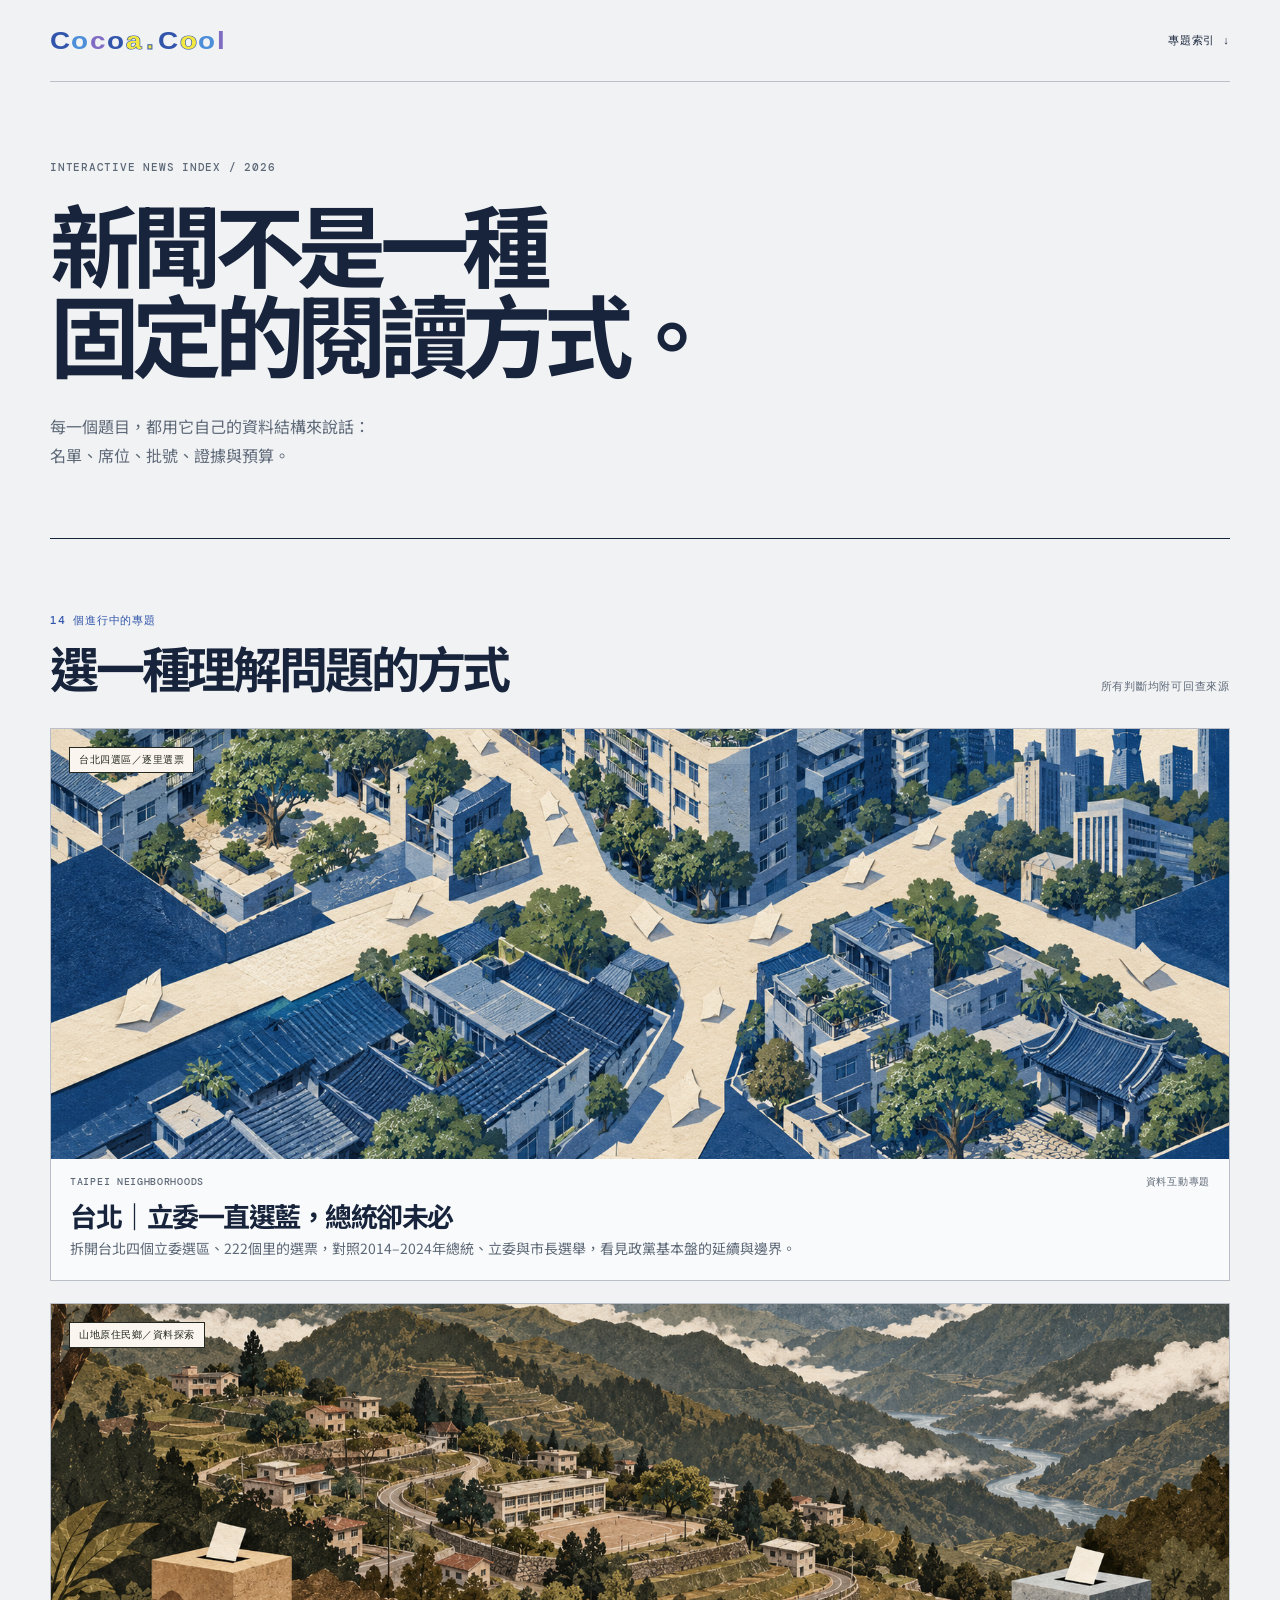
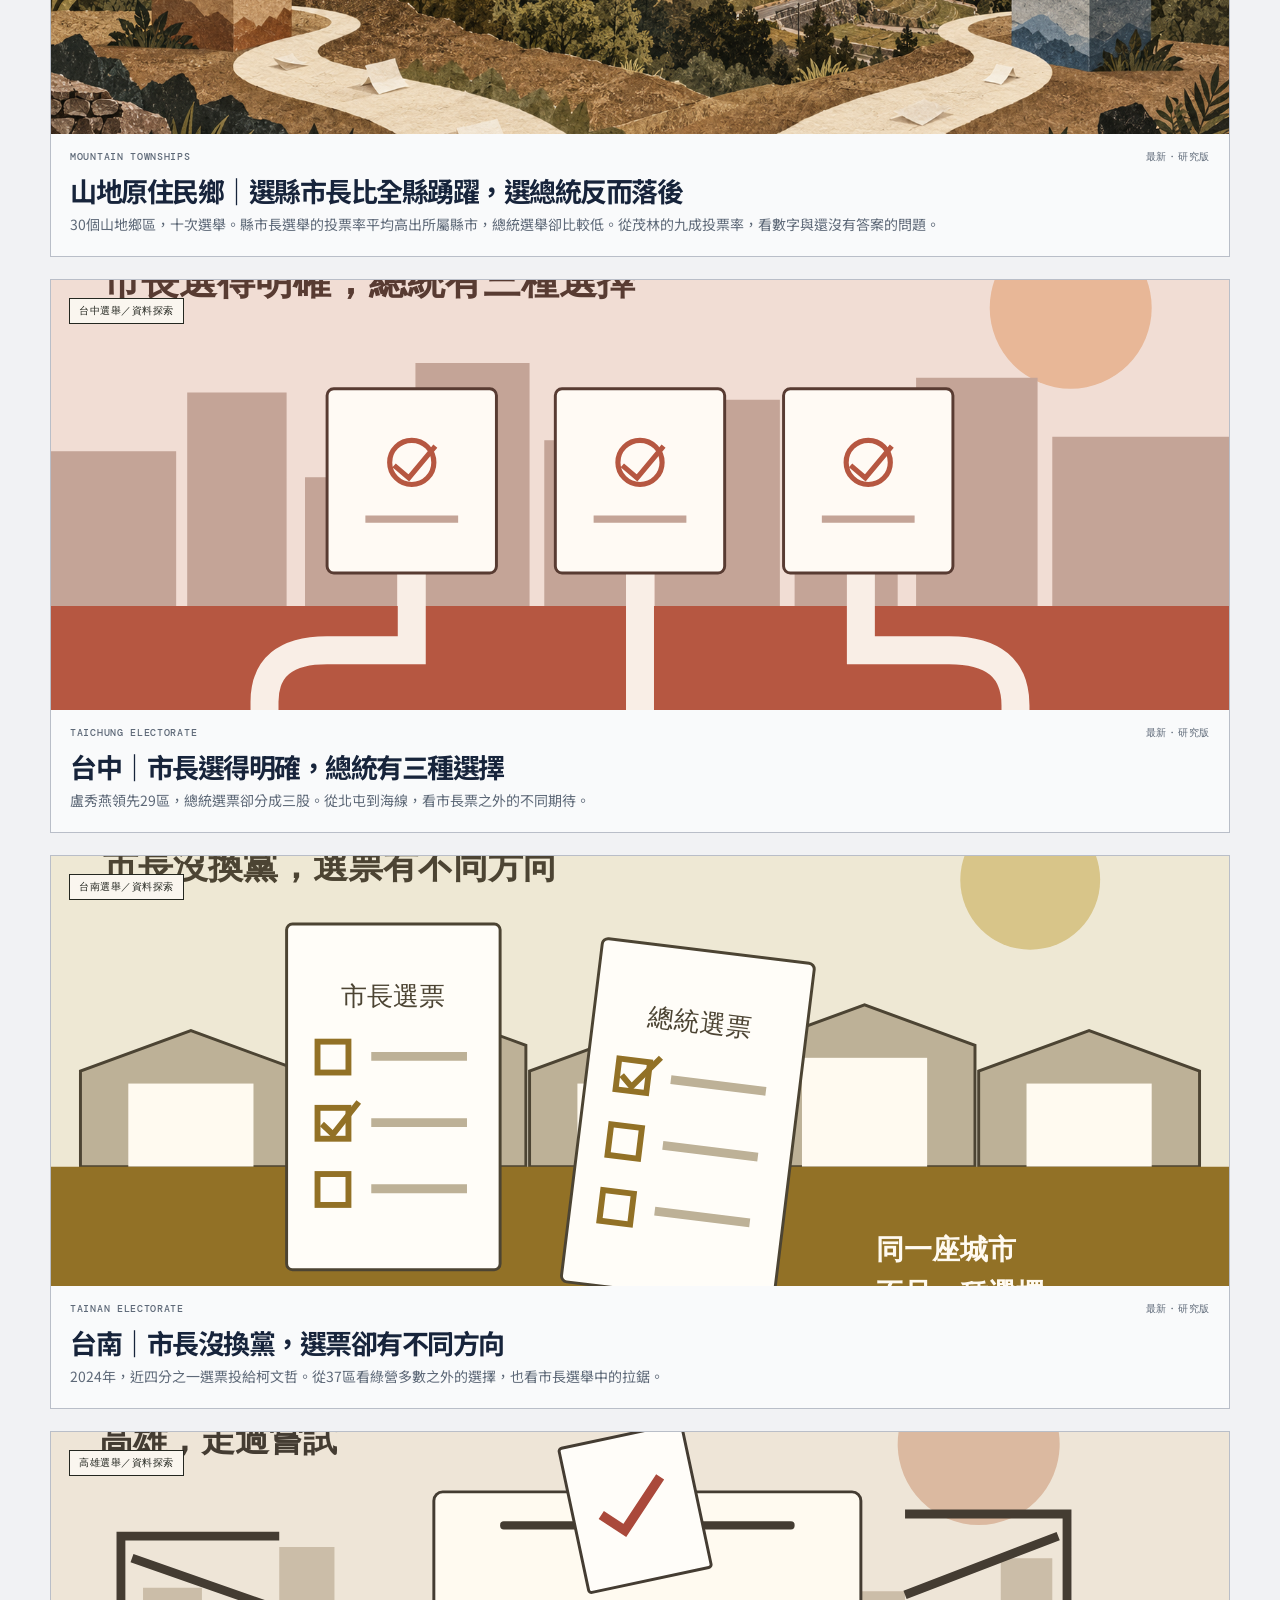
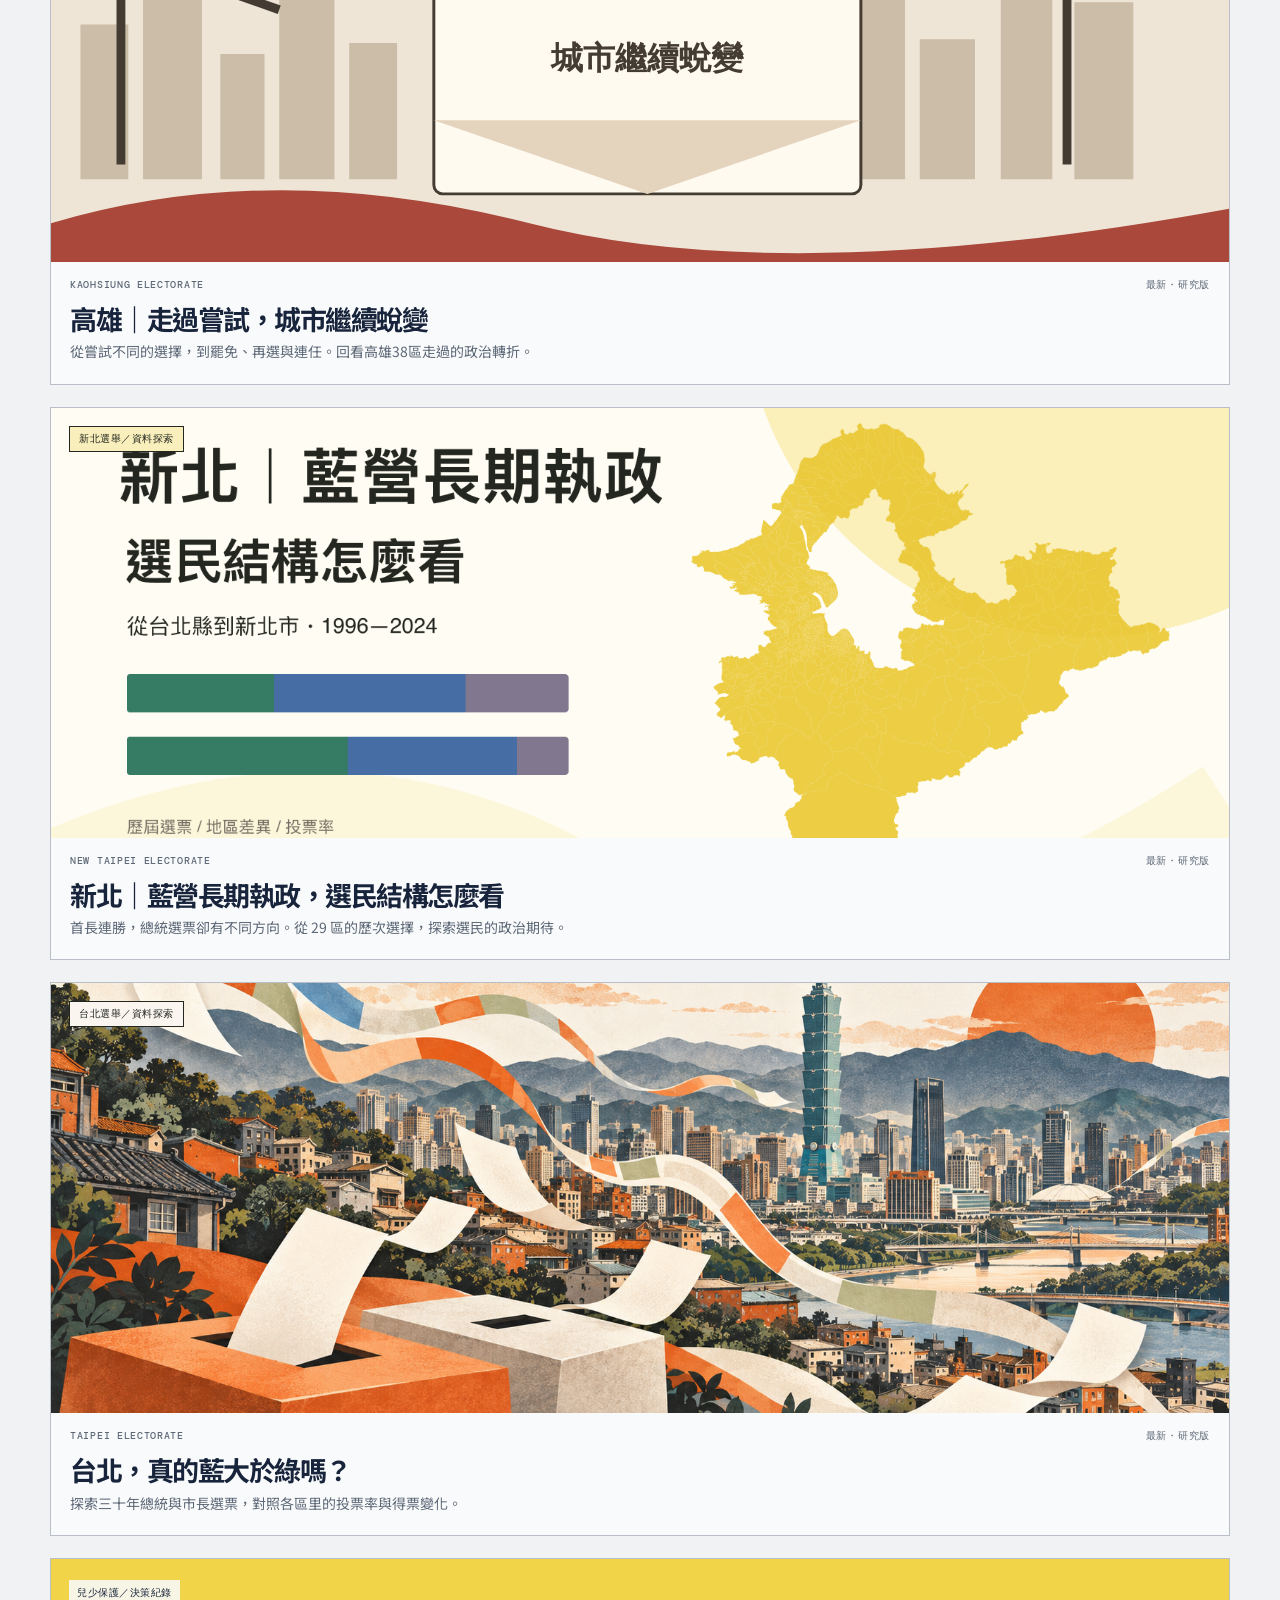
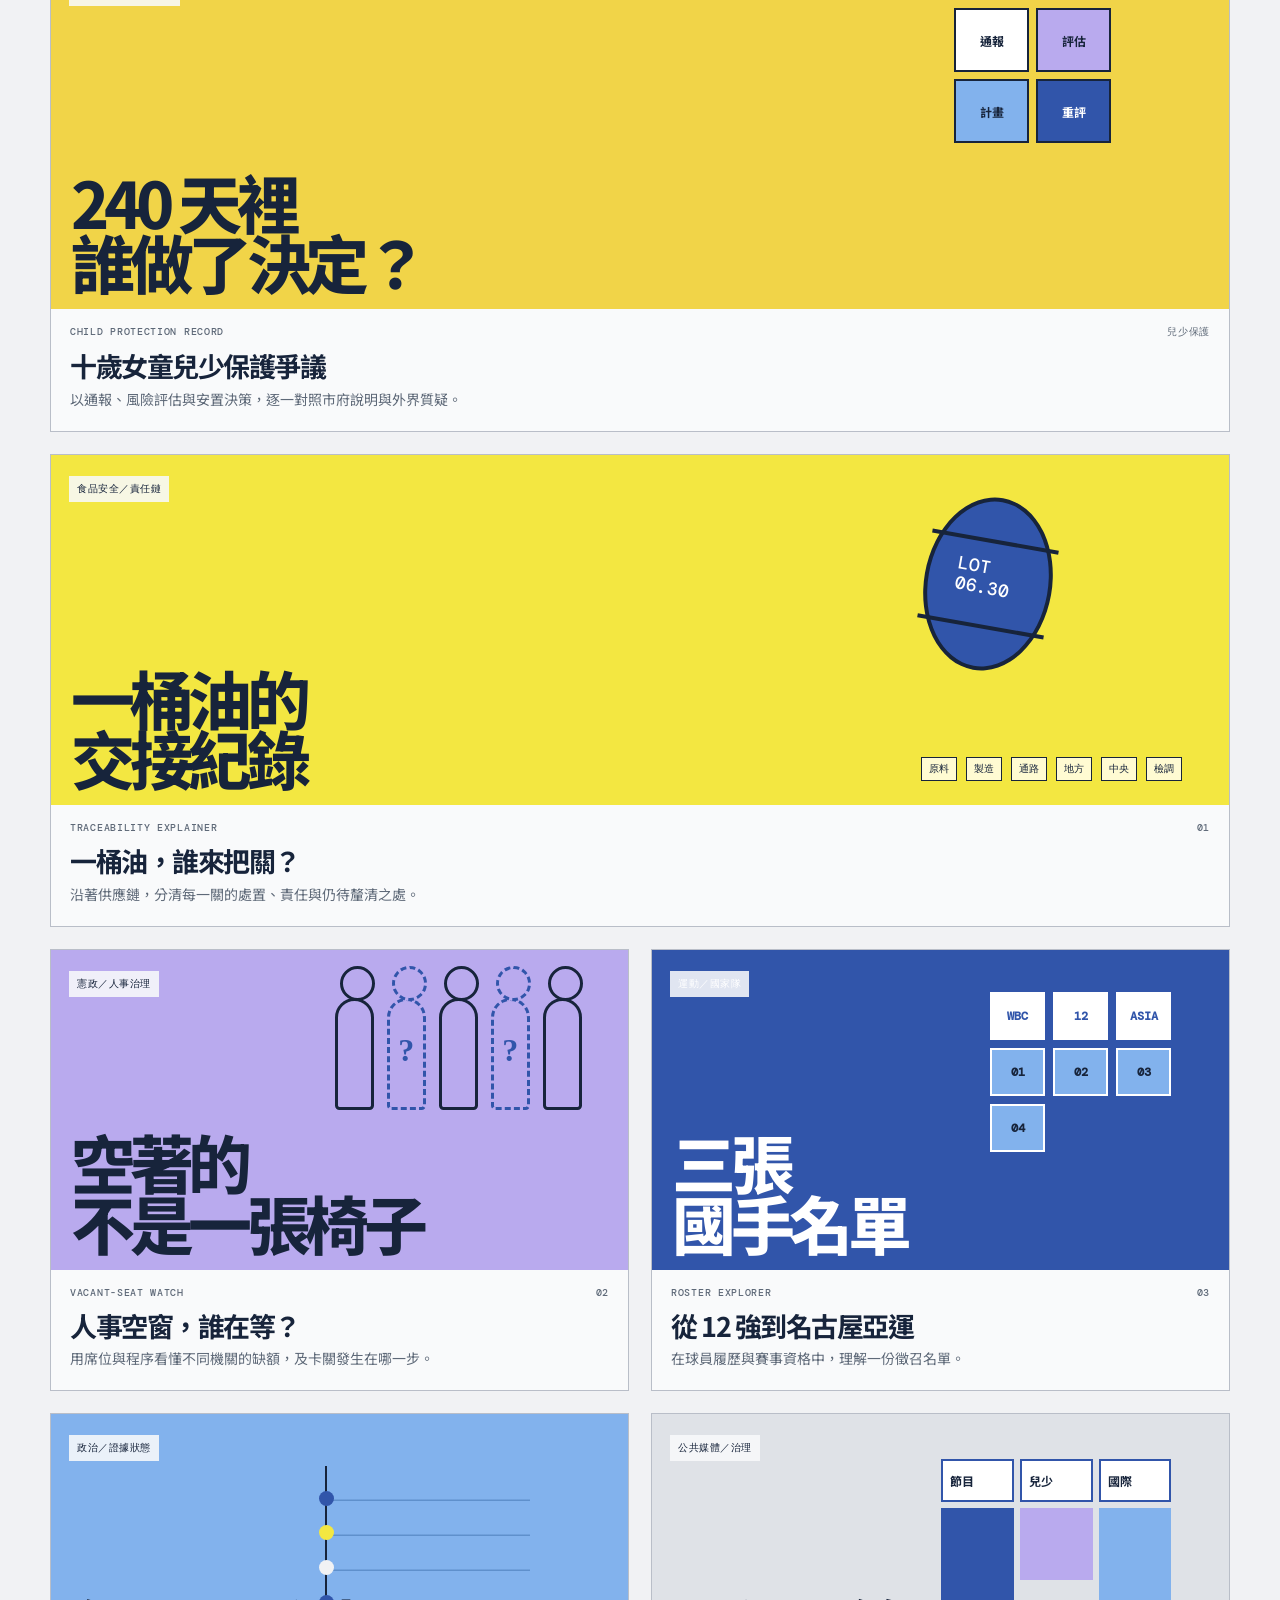
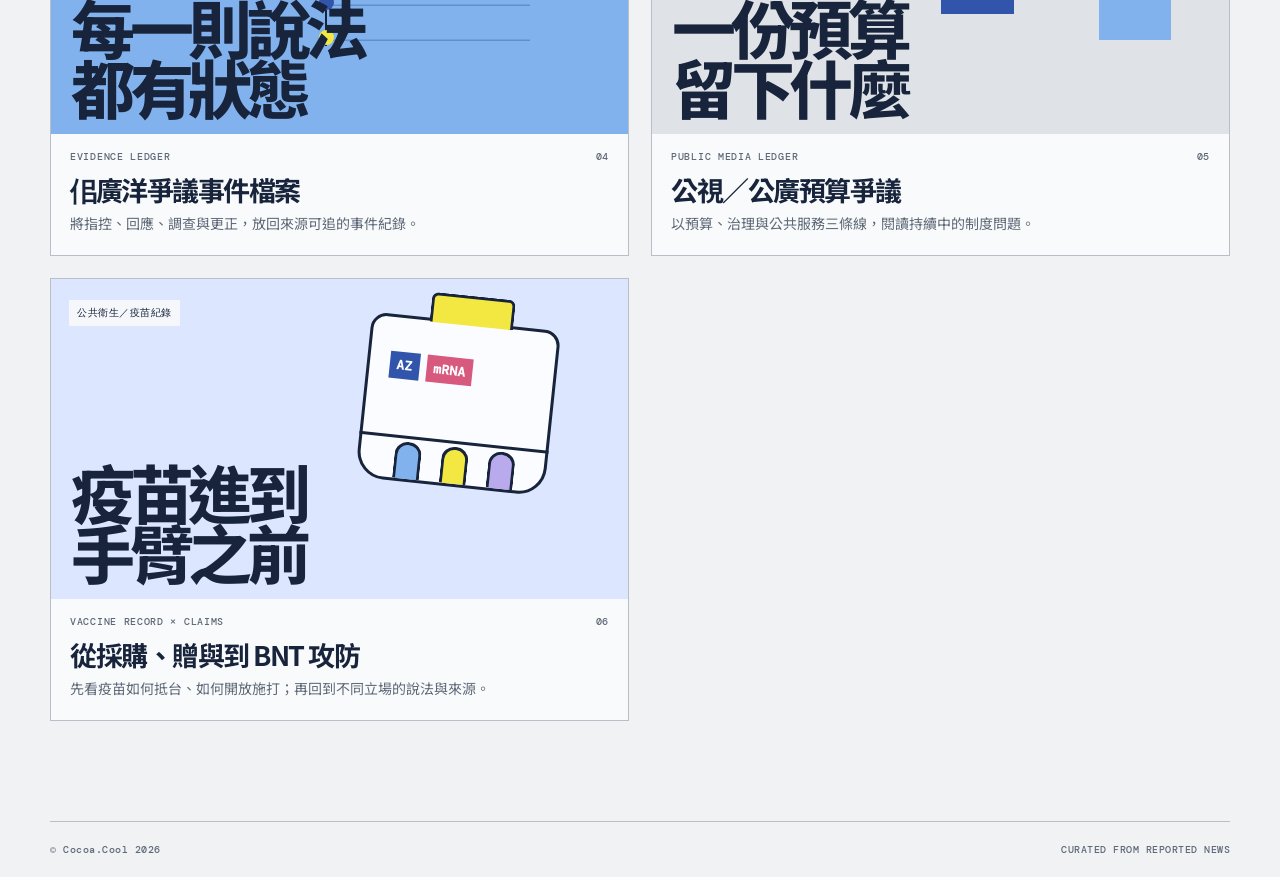
<file: index.html>
<!doctype html>
<html lang="zh-Hant">
  <head>
    <meta charset="UTF-8" />
    <meta name="viewport" content="width=device-width, initial-scale=1.0" />
    <meta name="description" content="cocoa 互動新聞：從現有新聞出發的可探索策展。" />
    <title>Cocoa.Cool — 互動新聞策展</title>
    <link rel="preconnect" href="https://fonts.googleapis.com" />
    <link rel="preconnect" href="https://fonts.gstatic.com" crossorigin />
    <link href="https://fonts.googleapis.com/css2?family=DM+Mono:wght@400;500&family=Noto+Sans+TC:wght@400;500;700;800&display=swap" rel="stylesheet" />
    <link rel="stylesheet" href="styles.css" />
    <style>.childcase .art{background:#f1d448}.safety-grid{position:absolute;right:10%;top:49px;display:grid;grid-template-columns:repeat(2,75px);gap:7px}.safety-grid i{display:grid;place-items:center;width:75px;height:64px;border:2px solid var(--ink);background:#fff;font:700 12px "Noto Sans TC",sans-serif;font-style:normal}.safety-grid i:nth-child(2){background:#b9aaee}.safety-grid i:nth-child(3){background:#82b2ed}.safety-grid i:nth-child(4){background:#3155aa;color:#fff}@media(max-width:720px){.safety-grid{right:5%;transform:scale(.8);transform-origin:top right}}</style>
    <link rel="stylesheet" href="logo.css" /><link rel="stylesheet" href="taipei-cover-card.css" />
    <script src="analytics.js" defer></script>
    <script src="site-seo.js?v=e14107bcf2" defer></script>
  </head>
  <body>
    <nav class="nav wrap" aria-label="主選單"><a class="logo" href="#top" aria-label="Cocoa.Cool 首頁"><span class="logo-cocoa"><i>C</i><i>o</i><i>c</i><i>o</i><i>a</i></span><span class="logo-dot">.</span><span class="logo-cool"><i>C</i><i>o</i><i>o</i><i>l</i></span></a><a class="nav-link" href="#stories">專題索引 ↓</a></nav>
    <main>
      <header class="hero wrap" id="top">
        <p class="eyebrow">INTERACTIVE NEWS INDEX / 2026</p>
        <h1>新聞不是一種<br>固定的閱讀方式。</h1>
        <p>每一個題目，都用它自己的資料結構來說話：<br>名單、席位、批號、證據與預算。</p>
      </header>
      <section class="stories wrap" id="stories" aria-labelledby="stories-title">
        <div class="stories-head"><div><p class="section-label">14 個進行中的專題</p><h2 id="stories-title">選一種理解問題的方式</h2></div><p class="collection-count">所有判斷均附可回查來源</p></div>
        <div class="story-grid">
          <article class="story electorate story-wide"><a href="taipei-four-constituencies.html"><div class="art electorate-art"><img src="assets/taipei-four-constituencies-cover.png?v=3" alt="藍色紙雕街區與交錯巷道" width="1672" height="941" loading="lazy"><span class="issue">台北四選區／逐里選票</span></div><div class="story-copy"><div class="story-meta"><span>TAIPEI NEIGHBORHOODS</span><span>資料互動專題</span></div><h3>台北｜立委一直選藍，總統卻未必</h3><p>拆開台北四個立委選區、222個里的選票，對照2014–2024年總統、立委與市長選舉，看見政黨基本盤的延續與邊界。</p></div></a></article>
<article class="story electorate story-wide"><a href="mountain-turnout.html"><div class="art electorate-art"><img src="assets/mountain-turnout-cover.png?v=2" alt="山間聚落與選票的棕色紙雕插畫" width="1672" height="941" loading="lazy"><span class="issue">山地原住民鄉／資料探索</span></div><div class="story-copy"><div class="story-meta"><span>MOUNTAIN TOWNSHIPS</span><span>最新・研究版</span></div><h3>山地原住民鄉｜選縣市長比全縣踴躍，選總統反而落後</h3><p>30個山地鄉區，十次選舉。縣市長選舉的投票率平均高出所屬縣市，總統選舉卻比較低。從茂林的九成投票率，看數字與還沒有答案的問題。</p></div></a></article>
          <article class="story electorate story-wide"><a href="taichung-electorate.html"><div class="art electorate-art"><img src="assets/taichung-electorate-cover.svg" alt="台中城市街景與三條選擇路徑的珊瑚色概念插畫" width="1600" height="900" loading="lazy"><span class="issue">台中選舉／資料探索</span></div><div class="story-copy"><div class="story-meta"><span>TAICHUNG ELECTORATE</span><span>最新・研究版</span></div><h3>台中｜市長選得明確，總統有三種選擇</h3><p>盧秀燕領先29區，總統選票卻分成三股。從北屯到海線，看市長票之外的不同期待。</p></div></a></article>
          <article class="story electorate story-wide"><a href="tainan-electorate.html"><div class="art electorate-art"><img src="assets/tainan-electorate-cover.svg" alt="台南街屋與不同選擇的赭金色概念插畫" width="1600" height="900" loading="lazy"><span class="issue">台南選舉／資料探索</span></div><div class="story-copy"><div class="story-meta"><span>TAINAN ELECTORATE</span><span>最新・研究版</span></div><h3>台南｜市長沒換黨，選票卻有不同方向</h3><p>2024年，近四分之一選票投給柯文哲。從37區看綠營多數之外的選擇，也看市長選舉中的拉鋸。</p></div></a></article>
          <article class="story electorate story-wide"><a href="kaohsiung-electorate.html"><div class="art electorate-art"><img src="assets/kaohsiung-electorate-cover.svg?v=830461caad" alt="暖米白與磚紅的高雄港灣概念插畫" width="1600" height="900" loading="lazy"><span class="issue">高雄選舉／資料探索</span></div><div class="story-copy"><div class="story-meta"><span>KAOHSIUNG ELECTORATE</span><span>最新・研究版</span></div><h3>高雄｜走過嘗試，城市繼續蛻變</h3><p>從嘗試不同的選擇，到罷免、再選與連任。回看高雄38區走過的政治轉折。</p></div></a></article>
          <article class="story electorate new-taipei story-wide"><a href="new-taipei-electorate.html"><div class="art electorate-art"><img src="assets/new-taipei-electorate-cover.png?v=b538692cb0" alt="新北市輪廓與黃色選票探索示意圖" width="1600" height="900" loading="lazy"><span class="issue">新北選舉／資料探索</span></div><div class="story-copy"><div class="story-meta"><span>NEW TAIPEI ELECTORATE</span><span>最新・研究版</span></div><h3>新北｜藍營長期執政，選民結構怎麼看</h3><p>首長連勝，總統選票卻有不同方向。從 29 區的歷次選擇，探索選民的政治期待。</p></div></a></article>
          <article class="story electorate story-wide"><a href="taipei-electorate.html"><div class="art electorate-art"><img src="assets/taipei-electorate-cover.png" alt="台北城市與投票箱的橘色概念插畫" width="1672" height="941" loading="lazy"><span class="issue">台北選舉／資料探索</span></div><div class="story-copy"><div class="story-meta"><span>TAIPEI ELECTORATE</span><span>最新・研究版</span></div><h3>台北，真的藍大於綠嗎？</h3><p>探索三十年總統與市長選票，對照各區里的投票率與得票變化。</p></div></a></article>
          <article class="story childcase story-wide"><a href="taipei-child-protection-case.html"><div class="art"><span class="issue">兒少保護／決策紀錄</span><div class="safety-grid"><i>通報</i><i>評估</i><i>計畫</i><i>重評</i></div><p class="art-title">240 天裡<br>誰做了決定？</p></div><div class="story-copy"><div class="story-meta"><span>CHILD PROTECTION RECORD</span><span>兒少保護</span></div><h3>十歲女童兒少保護爭議</h3><p>以通報、風險評估與安置決策，逐一對照市府說明與外界質疑。</p></div></a></article>
          <article class="story oil story-wide"><a href="toxic-oil-supply-chain.html"><div class="art"><span class="issue">食品安全／責任鏈</span><div class="barrel"><i></i><b>LOT<br>06.30</b></div><div class="flowline"><span>原料</span><span>製造</span><span>通路</span><span>地方</span><span>中央</span><span>檢調</span></div><p class="art-title">一桶油的<br>交接紀錄</p></div><div class="story-copy"><div class="story-meta"><span>TRACEABILITY EXPLAINER</span><span>01</span></div><h3>一桶油，誰來把關？</h3><p>沿著供應鏈，分清每一關的處置、責任與仍待釐清之處。</p></div></a></article>
          <article class="story appointments"><a href="central-appointments-dashboard.html"><div class="art"><span class="issue">憲政／人事治理</span><div class="seats"><i></i><i class="empty">?</i><i></i><i class="empty">?</i><i></i></div><p class="art-title">空著的<br>不是一張椅子</p></div><div class="story-copy"><div class="story-meta"><span>VACANT-SEAT WATCH</span><span>02</span></div><h3>人事空窗，誰在等？</h3><p>用席位與程序看懂不同機關的缺額，及卡關發生在哪一步。</p></div></a></article>
          <article class="story baseball"><a href="baseball-heat-to-asiad.html"><div class="art"><span class="issue">運動／國家隊</span><div class="lineup"><b>WBC</b><b>12</b><b>ASIA</b><i>01</i><i>02</i><i>03</i><i>04</i></div><p class="art-title">三張<br>國手名單</p></div><div class="story-copy"><div class="story-meta"><span>ROSTER EXPLORER</span><span>03</span></div><h3>從 12 強到名古屋亞運</h3><p>在球員履歷與賽事資格中，理解一份徵召名單。</p></div></a></article>
          <article class="story case"><a href="si-guang-yang-case-file.html"><div class="art"><span class="issue">政治／證據狀態</span><div class="evidence"><i></i><i></i><i></i><i></i><i></i></div><p class="art-title">每一則說法<br>都有狀態</p></div><div class="story-copy"><div class="story-meta"><span>EVIDENCE LEDGER</span><span>04</span></div><h3>佀廣洋爭議事件檔案</h3><p>將指控、回應、調查與更正，放回來源可追的事件紀錄。</p></div></a></article>
          <article class="story media"><a href="public-media-budget-timeline.html"><div class="art"><span class="issue">公共媒體／治理</span><div class="ledger"><b>節目</b><b>兒少</b><b>國際</b><i></i><i></i><i></i></div><p class="art-title">一份預算<br>留下什麼</p></div><div class="story-copy"><div class="story-meta"><span>PUBLIC MEDIA LEDGER</span><span>05</span></div><h3>公視／公廣預算爭議</h3><p>以預算、治理與公共服務三條線，閱讀持續中的制度問題。</p></div></a></article>
          <article class="story vaccine"><a href="bnt-vaccine-two-tracks.html"><div class="art"><span class="issue">公共衛生／疫苗紀錄</span><div class="vial"><b>AZ</b><b>mRNA</b><i></i><i></i><i></i></div><p class="art-title">疫苗進到<br>手臂之前</p></div><div class="story-copy"><div class="story-meta"><span>VACCINE RECORD × CLAIMS</span><span>06</span></div><h3>從採購、贈與到 BNT 攻防</h3><p>先看疫苗如何抵台、如何開放施打；再回到不同立場的說法與來源。</p></div></a></article>
        </div>
      </section>
    </main>
    <footer class="footer wrap"><span>© Cocoa.Cool 2026</span><span>CURATED FROM REPORTED NEWS</span></footer>
  </body>
</html>
</file>
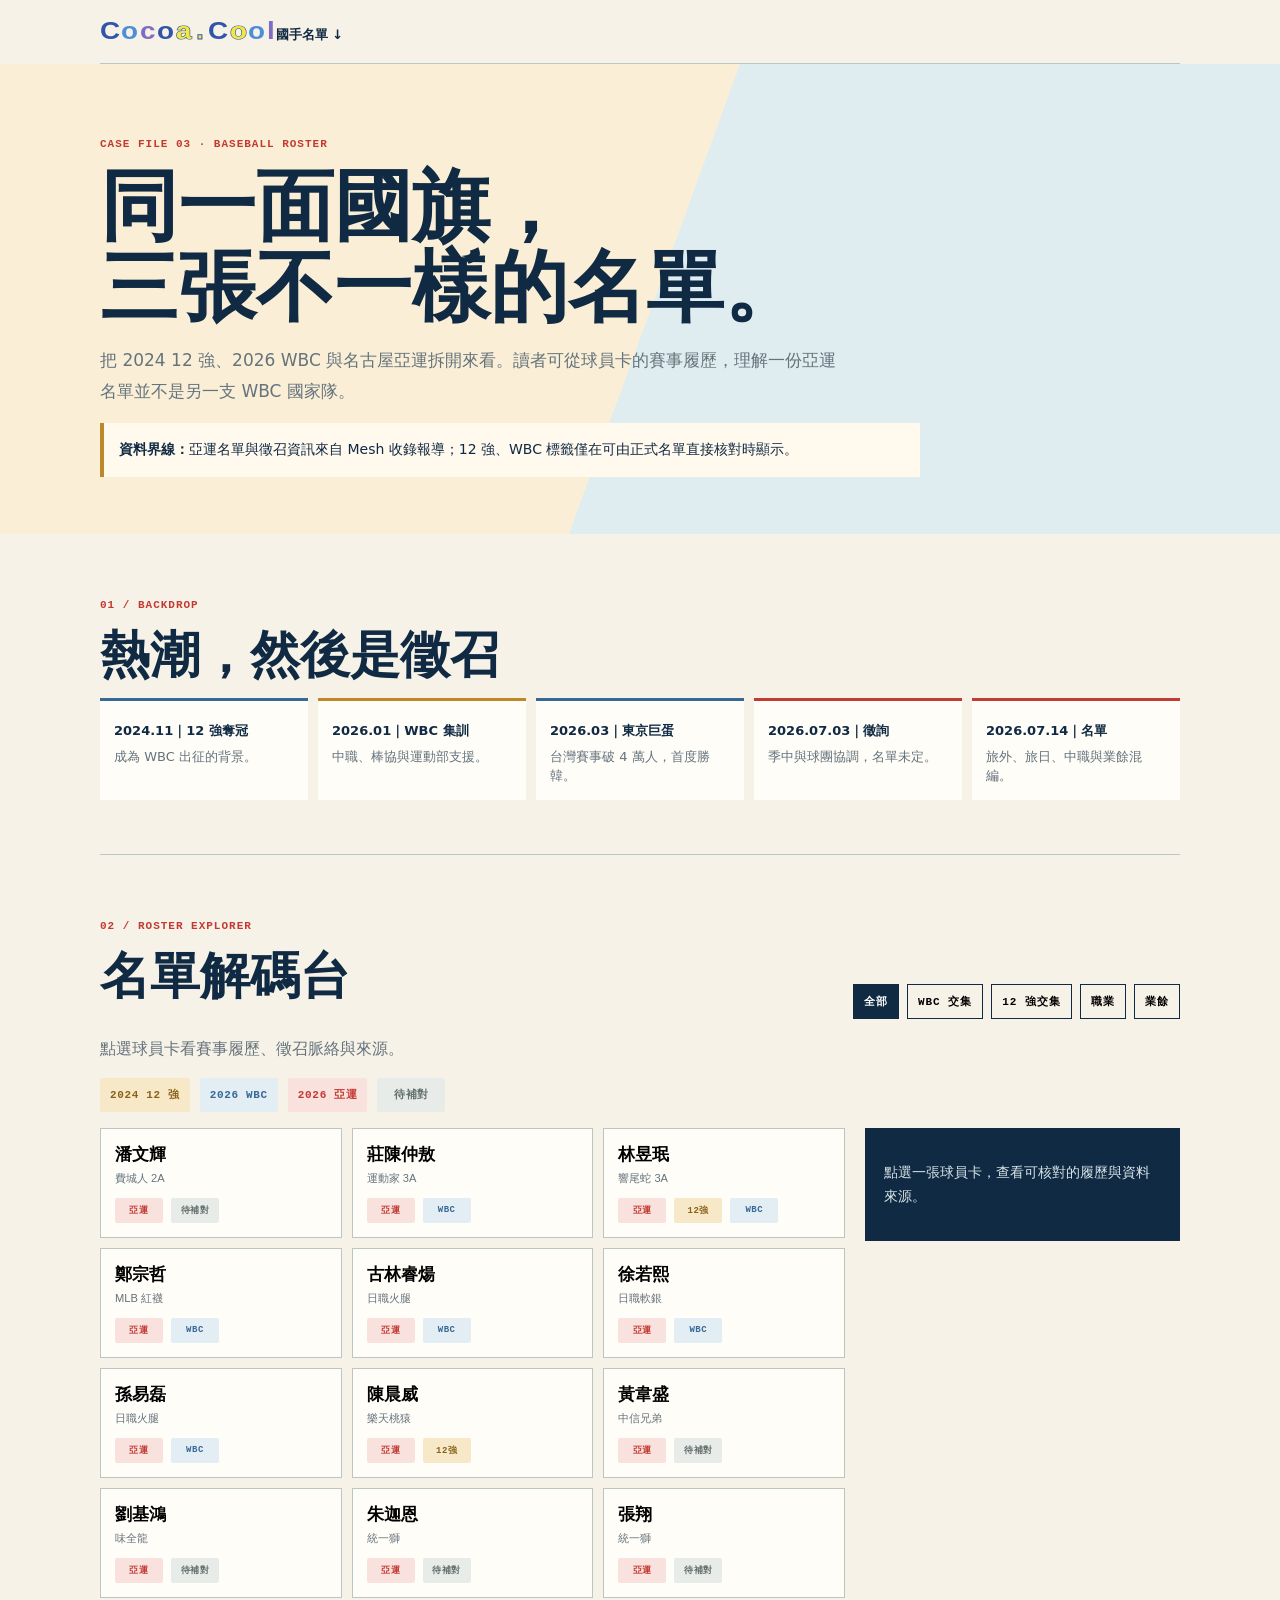
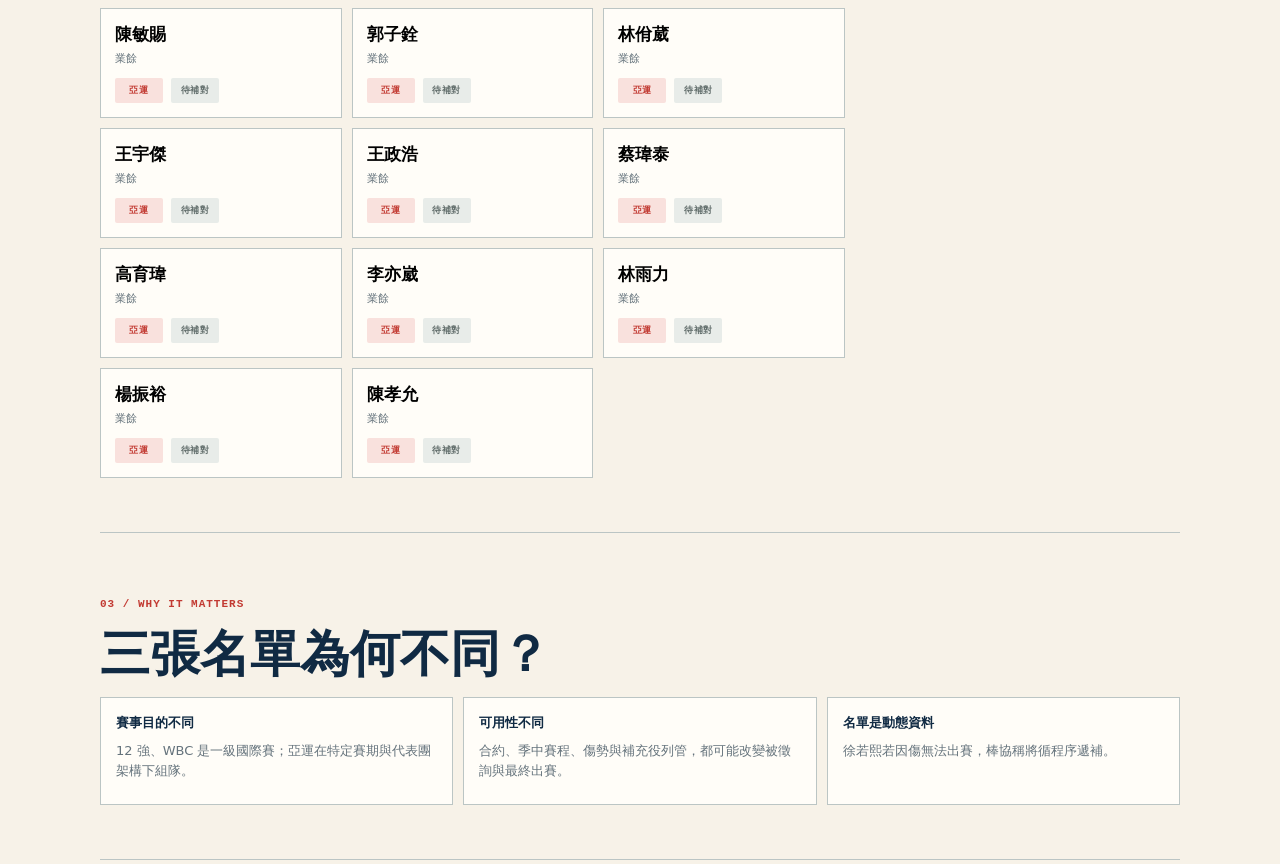
<file: baseball-heat-to-asiad.html>
<!doctype html><html lang="zh-Hant"><meta charset="utf-8"><meta name="viewport" content="width=device-width,initial-scale=1"><title>24 人名單解碼｜Cocoa.Cool</title><style>:root{--i:#102a43;--p:#f7f2e8;--r:#c23a32;--b:#376996;--g:#bc8829;--l:#bbc5c4;--m:#65737c}*{box-sizing:border-box}body{margin:0;background:var(--p);color:var(--i);font-family:system-ui,-apple-system,"Noto Sans TC",sans-serif}.w{width:min(1080px,calc(100% - 38px));margin:auto}a{color:#174f87}.top{padding:19px 0;border-bottom:1px solid var(--l);font-size:13px;font-weight:700}.top a{text-decoration:none;color:inherit}.hero{padding:63px 0 43px;background:linear-gradient(110deg,#faefd6 0 51%,#e0edf0 51%)}.ey,.filter{font:700 11px ui-monospace,monospace;letter-spacing:.09em}.ey{color:var(--r)}h1,h2{font-family:Georgia,"Noto Serif TC",serif}h1{margin:16px 0;font-size:clamp(44px,7vw,78px);line-height:1.04}.deck{max-width:740px;color:var(--m);font-size:17px;line-height:1.8}.note{max-width:820px;padding:15px;border-left:4px solid var(--g);background:#fff9ee;font-size:14px;line-height:1.7}.section{padding:54px 0;border-bottom:1px solid var(--l)}h2{margin:9px 0;font-size:clamp(31px,5vw,50px)}.rail{display:grid;grid-template-columns:repeat(5,1fr);gap:10px}.step{padding:14px;background:#fffdf8;border-top:3px solid var(--b);font-size:13px;line-height:1.5}.step:nth-child(2){border-color:var(--g)}.step:nth-child(n+4){border-color:var(--r)}.step b{display:block;margin:6px 0}.step p{margin:0;color:var(--m)}.head{display:flex;justify-content:space-between;align-items:end;gap:15px}.filters{display:flex;gap:8px;flex-wrap:wrap;justify-content:end}.filter{padding:9px 10px;background:transparent;border:1px solid var(--i);cursor:pointer}.filter.active{background:var(--i);color:#fff}.guide{color:var(--m);line-height:1.7}.legend{display:flex;gap:10px;flex-wrap:wrap;margin:16px 0}.tag{display:inline-flex;align-items:center;justify-content:center;min-width:68px;height:34px;padding:0 10px;border-radius:2px;font:700 11px ui-monospace,monospace;letter-spacing:.06em;background:#e3edf4;color:var(--b);white-space:nowrap}.tag.t{background:#f7e9c8;color:#8b601a}.tag.a{background:#f9e1dd;color:var(--r)}.tag.u{background:#e8ece9;color:#64706e}.layout{display:grid;grid-template-columns:1fr 315px;gap:20px}.cards{display:grid;grid-template-columns:repeat(3,1fr);gap:10px}.card{padding:14px;border:1px solid var(--l);background:#fffdf8;text-align:left;cursor:pointer}.card:hover,.card.active{outline:2px solid var(--i)}.card.hide{display:none}.card b{display:block;font-size:17px}.card small{display:block;color:var(--m);margin:5px 0 12px}.tags{display:flex;gap:8px;flex-wrap:wrap}.card .tag{min-width:48px;height:25px;padding:0 7px;font-size:9px}.detail{position:sticky;top:15px;align-self:start;padding:19px;background:var(--i);color:#fff}.detail h3{margin:10px 0 14px;font:700 29px Georgia}.detail p{color:#d8e4e7;line-height:1.7;font-size:14px}.detail a{color:#ffe49b}.src{margin-top:18px;padding-top:14px;border-top:1px solid #5b758a;font-size:12px;line-height:1.7}.how{display:grid;grid-template-columns:repeat(3,1fr);gap:10px}.how div{padding:15px;background:#fffdf8;border:1px solid var(--l);font-size:13px;line-height:1.6}.how p{margin:7px 0;color:var(--m)}@media(max-width:720px){.w{width:min(100% - 28px,1080px)}.rail,.cards,.how{grid-template-columns:1fr}.head{display:block}.filters{justify-content:start}.layout{grid-template-columns:1fr}.detail{position:static}.cards{grid-template-columns:repeat(2,1fr)}}@media(max-width:420px){.cards{grid-template-columns:1fr}.tag{min-width:64px}}</style><link rel="stylesheet" href="logo.css"><script src="analytics.js" defer></script><script src="site-seo.js" defer></script><body><header class="top w cocoa-nav"><a class="logo" href="index.html" aria-label="Cocoa.Cool 首頁"><span class="logo-cocoa"><i>C</i><i>o</i><i>c</i><i>o</i><i>a</i></span><span class="logo-dot">.</span><span class="logo-cool"><i>C</i><i>o</i><i>o</i><i>l</i></span></a><a href="#cards">國手名單 ↓</a></header><main><section class="hero"><div class="w"><p class="ey">CASE FILE 03 · BASEBALL ROSTER</p><h1>同一面國旗，<br>三張不一樣的名單。</h1><p class="deck">把 2024 12 強、2026 WBC 與名古屋亞運拆開來看。讀者可從球員卡的賽事履歷，理解一份亞運名單並不是另一支 WBC 國家隊。</p><p class="note"><b>資料界線：</b>亞運名單與徵召資訊來自 Mesh 收錄報導；12 強、WBC 標籤僅在可由正式名單直接核對時顯示。</p></div></section><section class="section w"><p class="ey">01 / BACKDROP</p><h2>熱潮，然後是徵召</h2><div class="rail"><div class="step"><b>2024.11｜12 強奪冠</b><p>成為 WBC 出征的背景。</p></div><div class="step"><b>2026.01｜WBC 集訓</b><p>中職、棒協與運動部支援。</p></div><div class="step"><b>2026.03｜東京巨蛋</b><p>台灣賽事破 4 萬人，首度勝韓。</p></div><div class="step"><b>2026.07.03｜徵詢</b><p>季中與球團協調，名單未定。</p></div><div class="step"><b>2026.07.14｜名單</b><p>旅外、旅日、中職與業餘混編。</p></div></div></section><section class="section w"><div class="head"><div><p class="ey">02 / ROSTER EXPLORER</p><h2>名單解碼台</h2></div><div class="filters"><button class="filter active" data-f="all">全部</button><button class="filter" data-f="wbc">WBC 交集</button><button class="filter" data-f="twelve">12 強交集</button><button class="filter" data-f="pro">職業</button><button class="filter" data-f="amateur">業餘</button></div></div><p class="guide">點選球員卡看賽事履歷、徵召脈絡與來源。</p><div class="legend"><span class="tag t">2024 12 強</span><span class="tag">2026 WBC</span><span class="tag a">2026 亞運</span><span class="tag u">待補對</span></div><div class="layout"><div class="cards" id="cards"></div><aside id="detail" class="detail"><p>點選一張球員卡，查看可核對的履歷與資料來源。</p></aside></div></section><section class="section w"><p class="ey">03 / WHY IT MATTERS</p><h2>三張名單為何不同？</h2><div class="how"><div><b>賽事目的不同</b><p>12 強、WBC 是一級國際賽；亞運在特定賽期與代表團架構下組隊。</p></div><div><b>可用性不同</b><p>合約、季中賽程、傷勢與補充役列管，都可能改變被徵詢與最終出賽。</p></div><div><b>名單是動態資料</b><p>徐若熙若因傷無法出賽，棒協稱將循程序遞補。</p></div></div></section></main><script>const P=[['潘文輝','費城人 2A','pro',[]],['莊陳仲敖','運動家 3A','pro',['wbc']],['林昱珉','響尾蛇 3A','pro',['twelve','wbc']],['鄭宗哲','MLB 紅襪','pro',['wbc']],['古林睿煬','日職火腿','pro',['wbc']],['徐若熙','日職軟銀','pro',['wbc']],['孫易磊','日職火腿','pro',['wbc']],['陳晨威','樂天桃猿','pro',['twelve']],['黃韋盛','中信兄弟','pro',[]],['劉基鴻','味全龍','pro',[]],['朱迦恩','統一獅','pro',[]],['張翔','統一獅','pro',[]],['陳敏賜','業餘','amateur',[]],['郭子銓','業餘','amateur',[]],['林佾葳','業餘','amateur',[]],['王宇傑','業餘','amateur',[]],['王政浩','業餘','amateur',[]],['蔡瑋泰','業餘','amateur',[]],['高育瑋','業餘','amateur',[]],['李亦崴','業餘','amateur',[]],['林雨力','業餘','amateur',[]],['楊振裕','業餘','amateur',[]],['陳孝允','業餘','amateur',[]]];const S='<a target="_blank" href="https://www.mirrormedia.mg/story/20260714edi060">亞運名單（鏡週刊）</a> · <a target="_blank" href="https://www.mnews.tw/story/20260703nm027">徵詢（鏡新聞）</a> · <a target="_blank" href="https://cpbl.com.tw/xmdoc/cont?sid=0O281660858849586866">12強名單（CPBL）</a> · <a target="_blank" href="https://www.cna.com.tw/news/aspt/202602065002.aspx">WBC名單（中央社）</a>';const C=document.querySelector('#cards'),D=document.querySelector('#detail');function T(x){let s='<span class="tag a">亞運</span>';if(x[3].includes('twelve'))s+='<span class="tag t">12強</span>';if(x[3].includes('wbc'))s+='<span class="tag">WBC</span>';if(!x[3].length)s+='<span class="tag u">待補對</span>';return s}P.forEach((p,i)=>{let b=document.createElement('button');b.className='card';b.dataset.type=p[2];b.dataset.w=p[3].includes('wbc');b.dataset.t=p[3].includes('twelve');b.innerHTML='<b>'+p[0]+'</b><small>'+p[1]+'</small><div class="tags">'+T(p)+'</div>';b.onclick=()=>{let n=p[0],txt=n==='鄭宗哲'?'2026 WBC 正式野手；2024 12 強因列大聯盟40人名單未參賽。':n==='孫易磊'?'2026 WBC 正式投手；2024 12 強官方名單未列其名。':n==='古林睿煬'?'2026 WBC 正式投手；2024 12 強原入選、後因傷退出。':n==='陳晨威'?'2024 12 強正式外野手；7/3已接獲亞運徵詢。':n==='林昱珉'?'可核對為2024 12強與2026 WBC成員。':'亞運報導所列球員；其餘賽事履歷待逐一核對。';D.innerHTML='<span class="tag">'+p[1]+'</span><h3>'+n+'</h3><div class="tags">'+T(p)+'</div><p>'+txt+'</p><div class="src">'+S+'</div>';document.querySelectorAll('.card').forEach(x=>x.classList.remove('active'));b.classList.add('active')};C.append(b)});document.querySelectorAll('.filter').forEach(b=>b.onclick=()=>{document.querySelectorAll('.filter').forEach(x=>x.classList.remove('active'));b.classList.add('active');let f=b.dataset.f;document.querySelectorAll('.card').forEach(c=>c.classList.toggle('hide',f!=='all'&&(f==='wbc'?!JSON.parse(c.dataset.w):f==='twelve'?!JSON.parse(c.dataset.t):c.dataset.type!==f)))});</script></body></html>
</file>
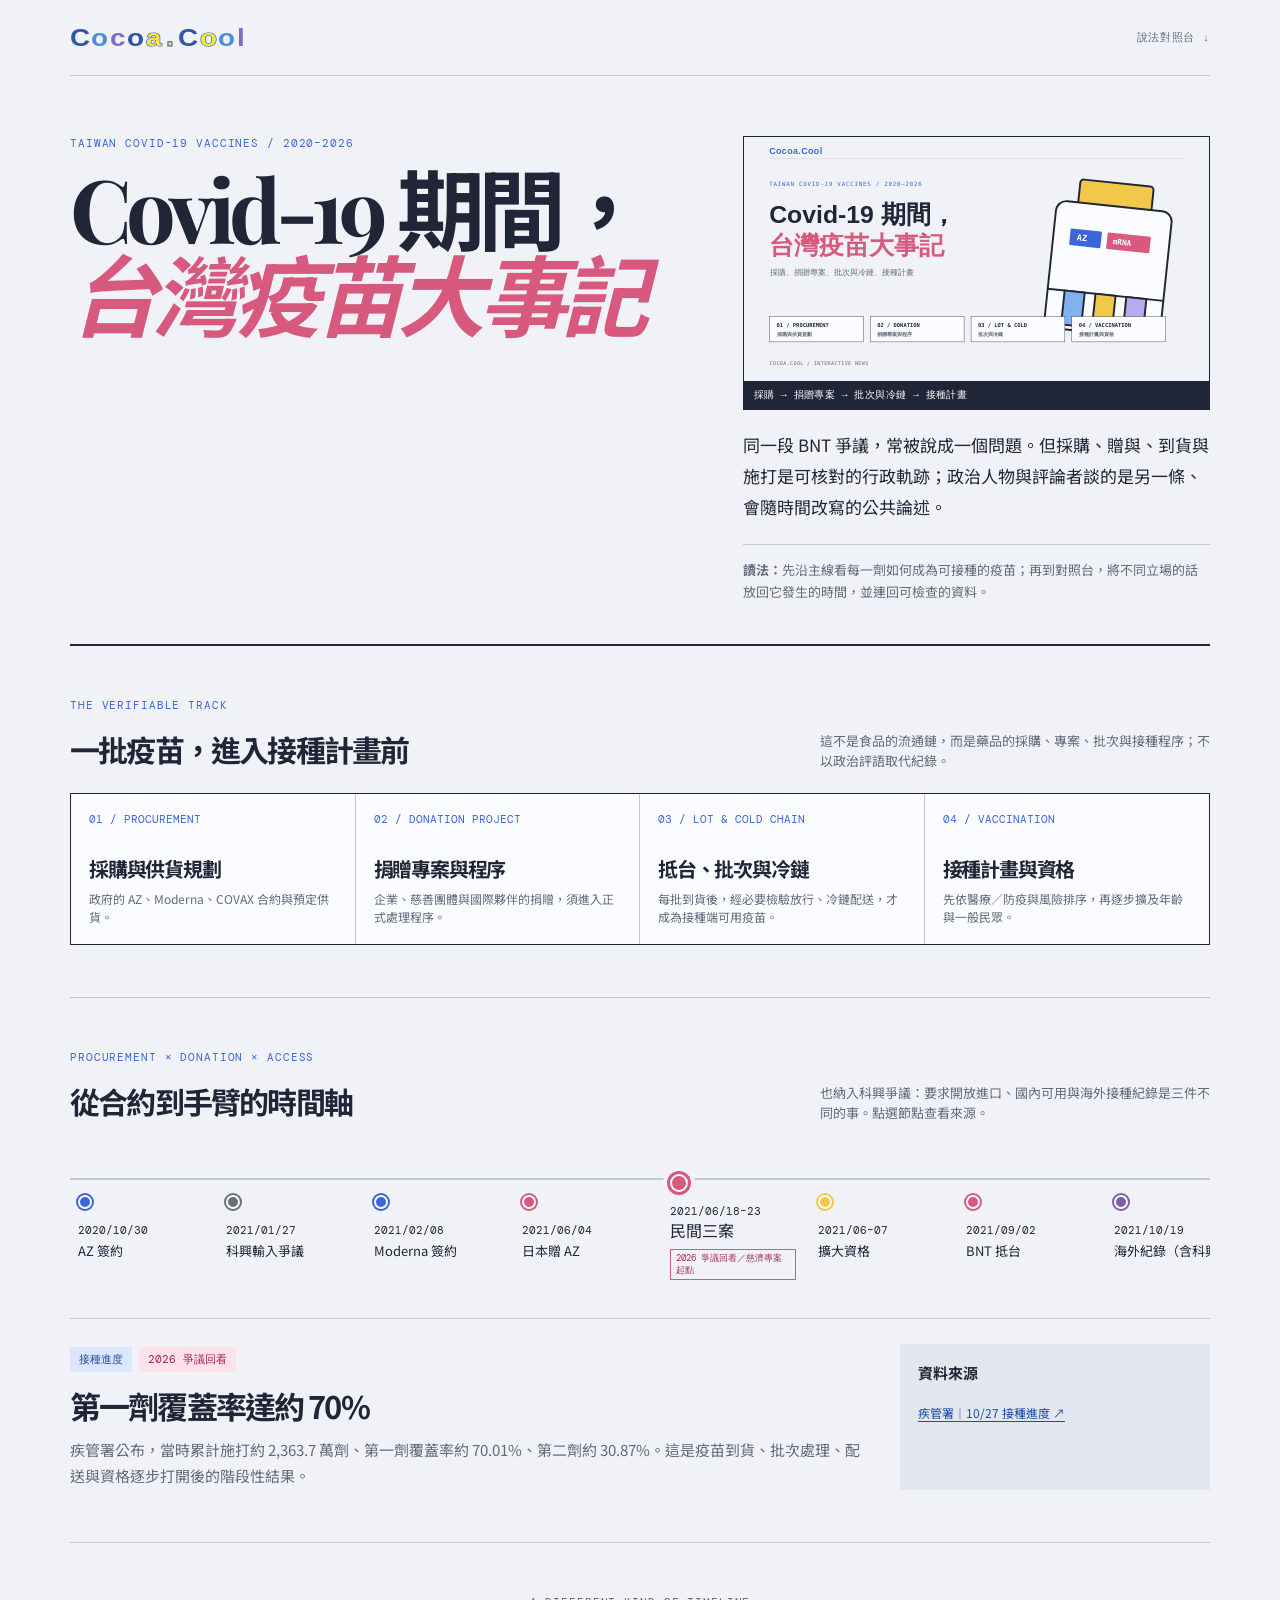
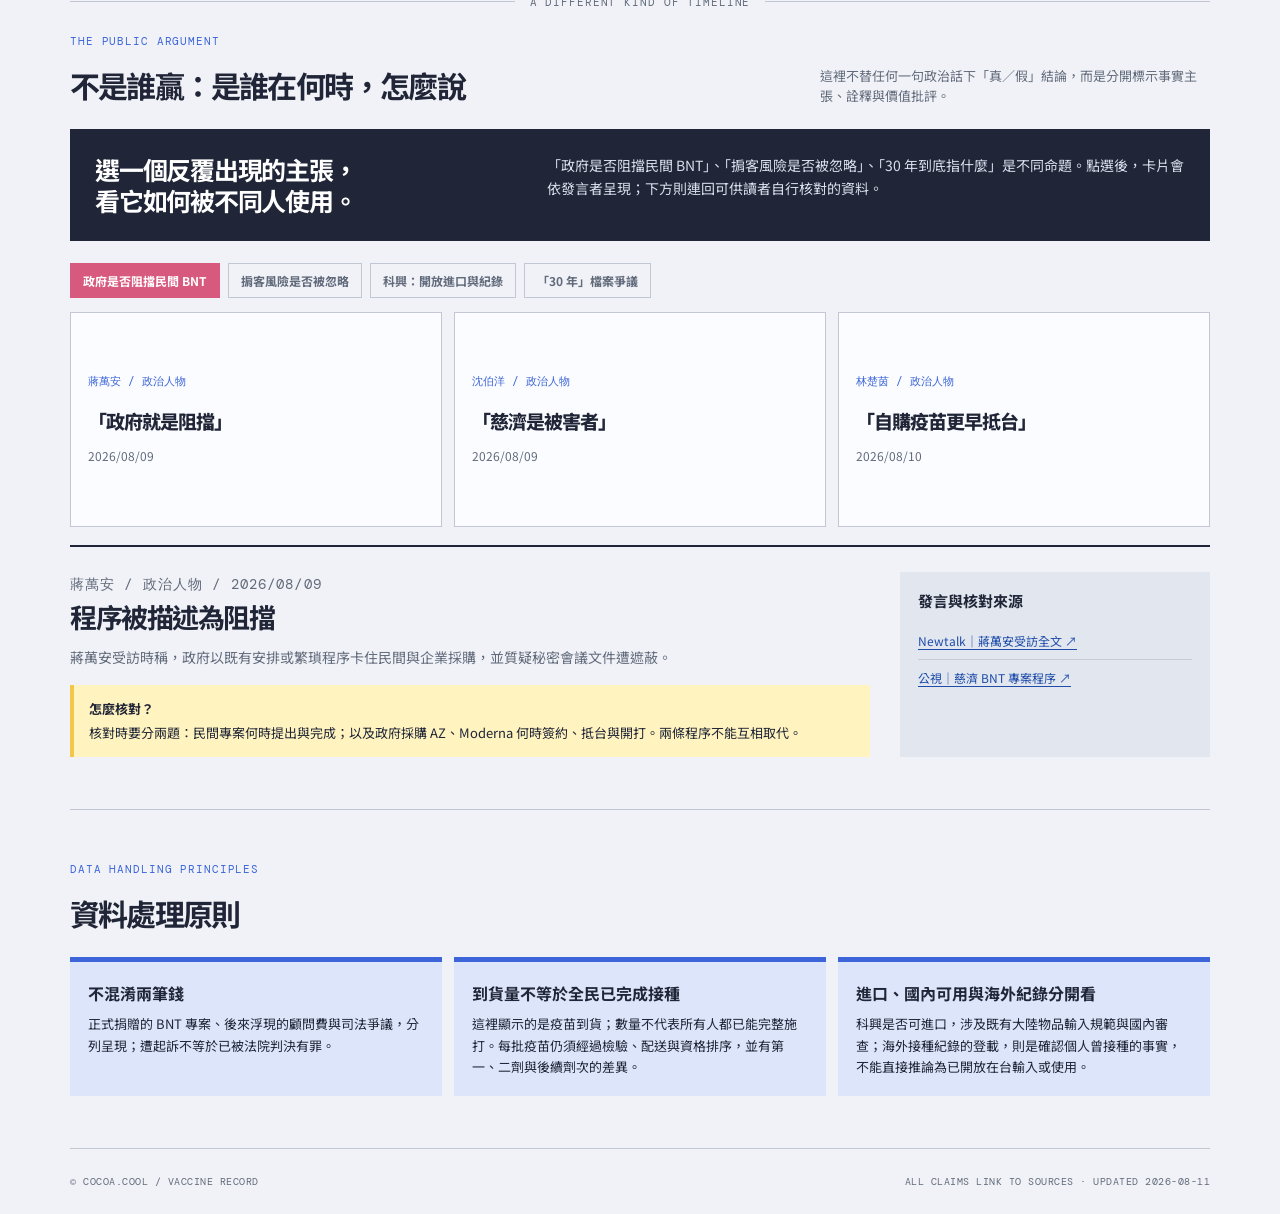
<file: bnt-vaccine-two-tracks.html>
<!doctype html>
<html lang="zh-Hant">
<head>
  <meta charset="utf-8">
  <meta name="viewport" content="width=device-width, initial-scale=1">
  <meta name="description" content="Covid-19 期間，從採購、捐贈專案到批次放行與接種資格，整理台灣疫苗大事記與後續公共論述。">
  <meta name="robots" content="index,follow">
  <link rel="canonical" href="https://cocoa.cool/bnt-vaccine-two-tracks.html">
  <meta property="og:type" content="article">
  <meta property="og:locale" content="zh_TW">
  <meta property="og:site_name" content="Cocoa.Cool">
  <meta property="og:title" content="Covid-19 期間，台灣疫苗大事記">
  <meta property="og:description" content="從採購、捐贈專案到批次與接種資格，沿著可核對的行政紀錄理解台灣的 Covid-19 疫苗歷程。">
  <meta property="og:url" content="https://cocoa.cool/bnt-vaccine-two-tracks.html">
  <meta property="og:image" content="https://cocoa.cool/assets/vaccine-record-og.png">
  <meta property="og:image:width" content="1200">
  <meta property="og:image:height" content="630">
  <meta property="og:image:alt" content="Covid-19 期間，台灣疫苗大事記：疫苗瓶與採購、捐贈、批次、接種紀錄">
  <meta name="twitter:card" content="summary_large_image">
  <meta name="twitter:title" content="Covid-19 期間，台灣疫苗大事記">
  <meta name="twitter:description" content="採購、捐贈專案、批次與冷鏈、接種計畫：一條可回查的疫苗紀錄。">
  <meta name="twitter:image" content="https://cocoa.cool/assets/vaccine-record-og.png">
  <title>Covid-19 期間，台灣疫苗大事記｜Cocoa.Cool</title>
  <link rel="preconnect" href="https://fonts.googleapis.com">
  <link rel="preconnect" href="https://fonts.gstatic.com" crossorigin>
  <link href="https://fonts.googleapis.com/css2?family=DM+Mono:wght@400;500&family=Noto+Sans+TC:wght@400;500;700;800&family=Playfair+Display:ital,wght@0,700;1,700&display=swap" rel="stylesheet">
  <link rel="stylesheet" href="logo.css">
  <script type="application/ld+json">
    {"@context":"https://schema.org","@type":"NewsArticle","headline":"Covid-19 期間，台灣疫苗大事記","description":"從採購、捐贈專案到批次放行與接種資格，整理台灣 Covid-19 疫苗大事記與後續公共論述。","image":["https://cocoa.cool/assets/vaccine-record-og.png"],"datePublished":"2026-08-11T00:00:00+08:00","dateModified":"2026-08-11T00:00:00+08:00","author":{"@type":"Organization","name":"Cocoa.Cool 編輯部"},"publisher":{"@type":"Organization","name":"Cocoa.Cool","url":"https://cocoa.cool/"},"mainEntityOfPage":{"@type":"WebPage","@id":"https://cocoa.cool/bnt-vaccine-two-tracks.html"}}
  </script>
  <script src="analytics.js" defer></script>
  <script src="site-seo.js" defer></script>
  <style>
    .hero-art{margin:0 0 20px;border:1px solid var(--ink);background:#dce6ff;overflow:hidden}.hero-art img{display:block;width:100%;height:auto}.hero-art figcaption{padding:7px 10px;background:var(--ink);color:#fff;font:10px "DM Mono",monospace;letter-spacing:.04em}
    :root{--ink:#202637;--paper:#f0f2f7;--panel:#fbfcff;--line:#c1c7d3;--blue:#3b65d9;--pink:#d7597e;--yellow:#f2c84b;--soft-blue:#dce6ff;--muted:#626b7b}*{box-sizing:border-box}html{scroll-behavior:smooth}body{margin:0;background:var(--paper);color:var(--ink);font-family:"Noto Sans TC",sans-serif}.wrap{width:min(1140px,calc(100% - 40px));margin:auto}a{color:inherit}.nav{height:76px;display:flex;align-items:center;justify-content:space-between;border-bottom:1px solid var(--line);font:11px "DM Mono",monospace;letter-spacing:.06em}.nav>a:last-child{color:var(--muted);text-decoration:none}.hero{padding:60px 0 42px;display:grid;grid-template-columns:1.15fr .85fr;gap:40px;border-bottom:2px solid var(--ink)}.eyebrow{margin:0 0 15px;color:var(--blue);font:11px "DM Mono",monospace;letter-spacing:.08em}.hero h1{margin:0;font-family:"Playfair Display","Noto Sans TC",serif;font-size:clamp(48px,7vw,88px);line-height:.98;letter-spacing:-.07em}.hero h1 em{color:var(--pink);font-style:italic}.dek{align-self:end;margin:0;font-size:17px;line-height:1.8}.read-note{margin:22px 0 0;padding-top:14px;border-top:1px solid var(--line);font-size:13px;line-height:1.65;color:var(--muted)}.section{padding:52px 0;border-bottom:1px solid var(--line)}.section-head{display:flex;align-items:end;justify-content:space-between;gap:24px;margin-bottom:22px}.section h2{margin:0;font-size:30px;letter-spacing:-.06em}.section-head>p{margin:0;max-width:390px;color:var(--muted);font-size:13px;line-height:1.55}.supply{display:grid;grid-template-columns:repeat(4,1fr);border:1px solid var(--ink);background:var(--panel)}.supply-step{min-height:140px;padding:18px;border-right:1px solid var(--line)}.supply-step:last-child{border:0}.supply-step b{display:block;margin-bottom:28px;color:var(--blue);font:11px "DM Mono",monospace}.supply-step strong{display:block;font-size:20px;letter-spacing:-.06em}.supply-step span{display:block;margin-top:7px;font-size:12px;line-height:1.5;color:var(--muted)}.timeline-wrap{position:relative;padding:8px 0 0}.timeline-wrap:before{content:"";position:absolute;top:33px;left:1%;right:1%;height:2px;background:var(--line)}.timeline{position:relative;display:grid;grid-template-columns:repeat(6,1fr);gap:8px}.event{min-height:145px;padding:0 8px 10px;border:0;background:transparent;color:inherit;text-align:left;cursor:pointer;font:inherit}.event:focus-visible,.claim:focus-visible{outline:3px solid var(--yellow);outline-offset:3px}.dot{display:block;width:14px;height:14px;margin:18px 0 14px;background:var(--blue);border:2px solid var(--panel);box-shadow:0 0 0 2px var(--blue);border-radius:50%}.event[data-type="gift"] .dot{background:var(--pink);box-shadow:0 0 0 2px var(--pink)}.event[data-type="access"] .dot{background:var(--yellow);box-shadow:0 0 0 2px var(--yellow)}.event[data-key-event="true"] .dot{width:18px;height:18px;margin:16px 0 12px;background:var(--pink);box-shadow:0 0 0 3px var(--pink),0 0 0 7px var(--paper)}.event[aria-selected="true"] .dot{transform:scale(1.42)}.event time{display:block;font:11px "DM Mono",monospace}.event span:last-child{display:block;margin-top:5px;font-size:13px;line-height:1.4}.return-tag{display:inline-block!important;margin:7px 0 0!important;padding:3px 5px;border:1px solid var(--pink);color:#a52d54;font:9px "DM Mono",monospace!important;line-height:1.25!important}.event[aria-selected="true"] time{color:var(--blue);font-weight:bold}.detail{display:grid;grid-template-columns:minmax(0,1fr) 310px;gap:30px;margin-top:23px;padding-top:25px;border-top:1px solid var(--line)}.badge{display:inline-block;padding:5px 9px;background:var(--soft-blue);color:#23479f;font:11px "DM Mono",monospace}.key-badge{margin-left:7px;background:#ffe1e9;color:#9e2850}.detail h3{margin:11px 0 9px;font-size:31px;letter-spacing:-.06em}.detail-copy{margin:0;color:var(--muted);font-size:15px;line-height:1.75}.source-box{padding:18px;background:#e1e6ef}.source-box h4{margin:0 0 12px;font-size:15px}.source-box a{display:block;padding:9px 0;border-bottom:1px solid #c5ccd8;color:#1e4ca8;font-size:12px;line-height:1.5;text-underline-offset:3px}.source-box a:last-child{border:0}.separator{display:flex;align-items:center;gap:15px;color:var(--muted);font:11px "DM Mono",monospace;letter-spacing:.08em}.separator:before,.separator:after{content:"";height:1px;flex:1;background:var(--line)}.compare-intro{display:grid;grid-template-columns:.8fr 1.2fr;gap:26px;padding:25px;background:var(--ink);color:white}.compare-intro p{margin:0;font-size:14px;line-height:1.7;color:#d8dfed}.compare-intro strong{font-size:25px;line-height:1.25;letter-spacing:-.05em}.claim-tabs{display:flex;gap:8px;flex-wrap:wrap;margin:22px 0 14px}.claim-tab{border:1px solid var(--line);background:transparent;padding:8px 12px;color:var(--muted);cursor:pointer;font:700 12px "Noto Sans TC",sans-serif}.claim-tab[aria-selected="true"]{background:var(--pink);border-color:var(--pink);color:white}.claims{display:grid;grid-template-columns:repeat(3,1fr);gap:12px}.claim{min-height:215px;padding:17px;border:1px solid var(--line);background:var(--panel);color:inherit;text-align:left;cursor:pointer;font:inherit}.claim .who{display:block;color:var(--blue);font:11px "DM Mono",monospace}.claim .stance{display:block;margin:18px 0 8px;font-size:19px;font-weight:800;letter-spacing:-.05em}.claim .when{font-size:12px;color:var(--muted)}.claim-detail{display:grid;grid-template-columns:1fr 310px;gap:30px;margin-top:18px;padding:25px 0 0;border-top:2px solid var(--ink)}.claim-detail h3{margin:0 0 9px;font-size:27px;letter-spacing:-.055em}.claim-detail p{margin:0;color:var(--muted);font-size:14px;line-height:1.75}.fact-check{margin-top:16px;padding:13px 15px;background:#fff3bf;border-left:4px solid var(--yellow);font-size:13px;line-height:1.65}.fact-check b{display:block;margin-bottom:3px}.method{display:grid;grid-template-columns:repeat(3,1fr);gap:12px}.method article{padding:18px;background:#dde5fb;border-top:5px solid var(--blue);font-size:13px;line-height:1.65}.method b{display:block;margin-bottom:7px;font-size:16px}.footer{padding:26px 0;display:flex;justify-content:space-between;color:var(--muted);font:10px "DM Mono",monospace;letter-spacing:.05em}@media(max-width:760px){.wrap{width:min(100% - 28px,1140px)}.hero,.compare-intro,.detail,.claim-detail{grid-template-columns:1fr;gap:22px}.hero{padding:42px 0 30px}.hero h1{font-size:55px}.supply{grid-template-columns:repeat(2,1fr)}.supply-step:nth-child(2){border-right:0}.supply-step:nth-child(-n+2){border-bottom:1px solid var(--line)}.timeline-wrap:before{display:none}.timeline{grid-template-columns:repeat(2,1fr)}.event{min-height:105px}.dot{margin-top:5px}.event[data-key-event="true"] .dot{margin-top:3px}.section{padding:38px 0}.section-head{display:block}.section-head>p{margin-top:12px}.claims{grid-template-columns:1fr}.claim{min-height:145px}.method{grid-template-columns:1fr}.footer{display:block}.footer span:last-child{display:block;margin-top:7px}}
  </style>
  <style>
    .timeline-wrap{overflow-x:auto;padding-right:14px;scroll-snap-type:x proximity}
    .timeline-wrap:before{display:none}
    .timeline{display:flex;gap:6px;width:max-content;padding-right:18px}
    .timeline:before{content:"";position:absolute;top:25px;left:0;right:0;height:2px;background:var(--line)}
    .event{position:relative;width:142px;min-width:142px;min-height:142px;scroll-snap-align:start;border-radius:6px;transition:background .18s ease}
    .event[data-type="regulation"] .dot{background:#697177;box-shadow:0 0 0 2px #697177}
    .event[data-type="record"] .dot{background:#7d5eaa;box-shadow:0 0 0 2px #7d5eaa}
    .event[aria-selected="true"]{background:#eee}
    @media (max-width:760px){
      .hero-art{margin-top:2px}
      .timeline-wrap{margin-right:calc((100vw - 100%) / -2);overflow-x:auto;padding-right:14px;scroll-snap-type:x proximity}
      .timeline{display:flex;gap:6px;width:max-content;padding-right:18px}
      .event{width:134px;min-width:134px;min-height:142px;scroll-snap-align:start}
      .dot{margin-top:18px}.event[data-key-event="true"] .dot{margin-top:16px}
    }
  </style>
</head>
<body>
  <nav class="nav wrap"><a class="logo" href="index.html" aria-label="Cocoa.Cool 首頁"><span class="logo-cocoa"><i>C</i><i>o</i><i>c</i><i>o</i><i>a</i></span><span class="logo-dot">.</span><span class="logo-cool"><i>C</i><i>o</i><i>o</i><i>l</i></span></a><a href="#claims">說法對照台 ↓</a></nav>
  <main>
    <header class="hero wrap"><div><p class="eyebrow">TAIWAN COVID-19 VACCINES / 2020–2026</p><h1>Covid-19 期間，<br><em>台灣疫苗大事記</em></h1></div><div><figure class="hero-art"><img src="assets/vaccine-record-og.svg" width="1200" height="630" alt="疫苗瓶與採購、捐贈、批次、接種四項紀錄"><figcaption>採購 → 捐贈專案 → 批次與冷鏈 → 接種計畫</figcaption></figure><p class="dek">同一段 BNT 爭議，常被說成一個問題。但採購、贈與、到貨與施打是可核對的行政軌跡；政治人物與評論者談的是另一條、會隨時間改寫的公共論述。</p><p class="read-note"><b>讀法：</b>先沿主線看每一劑如何成為可接種的疫苗；再到對照台，將不同立場的話放回它發生的時間，並連回可檢查的資料。</p></div></header>

    <section class="section wrap" aria-labelledby="supply-title"><div class="section-head"><div><p class="eyebrow">THE VERIFIABLE TRACK</p><h2 id="supply-title">一批疫苗，進入接種計畫前</h2></div><p>這不是食品的流通鏈，而是藥品的採購、專案、批次與接種程序；不以政治評語取代紀錄。</p></div><div class="supply"><div class="supply-step"><b>01 / PROCUREMENT</b><strong>採購與供貨規劃</strong><span>政府的 AZ、Moderna、COVAX 合約與預定供貨。</span></div><div class="supply-step"><b>02 / DONATION PROJECT</b><strong>捐贈專案與程序</strong><span>企業、慈善團體與國際夥伴的捐贈，須進入正式處理程序。</span></div><div class="supply-step"><b>03 / LOT &amp; COLD CHAIN</b><strong>抵台、批次與冷鏈</strong><span>每批到貨後，經必要檢驗放行、冷鏈配送，才成為接種端可用疫苗。</span></div><div class="supply-step"><b>04 / VACCINATION</b><strong>接種計畫與資格</strong><span>先依醫療／防疫與風險排序，再逐步擴及年齡與一般民眾。</span></div></div></section>

    <section class="section wrap" id="timeline" aria-labelledby="timeline-title"><div class="section-head"><div><p class="eyebrow">PROCUREMENT × DONATION × ACCESS</p><h2 id="timeline-title">從合約到手臂的時間軸</h2></div><p>也納入科興爭議：要求開放進口、國內可用與海外接種紀錄是三件不同的事。點選節點查看來源。</p></div><div class="timeline-wrap"><div class="timeline" id="timeline-events"></div></div><article class="detail" aria-live="polite"><div><span class="badge" id="event-type"></span><span class="badge key-badge" id="key-event" hidden>2026 爭議回看</span><h3 id="event-title"></h3><p class="detail-copy" id="event-copy"></p></div><aside class="source-box"><h4>資料來源</h4><div id="event-sources"></div></aside></article></section>

    <section class="section wrap" id="claims" aria-labelledby="claims-title"><div class="separator">A DIFFERENT KIND OF TIMELINE</div><div class="section-head" style="margin-top:25px"><div><p class="eyebrow">THE PUBLIC ARGUMENT</p><h2 id="claims-title">不是誰贏：是誰在何時，怎麼說</h2></div><p>這裡不替任何一句政治話下「真／假」結論，而是分開標示事實主張、詮釋與價值批評。</p></div><div class="compare-intro"><strong>選一個反覆出現的主張，<br>看它如何被不同人使用。</strong><p>「政府是否阻擋民間 BNT」、「掮客風險是否被忽略」、「30 年到底指什麼」是不同命題。點選後，卡片會依發言者呈現；下方則連回可供讀者自行核對的資料。</p></div><div class="claim-tabs" id="claim-tabs" role="tablist" aria-label="主張分類"></div><div class="claims" id="claims-grid"></div><article class="claim-detail" aria-live="polite"><div><p class="eyebrow" id="claim-meta"></p><h3 id="claim-title"></h3><p id="claim-copy"></p><div class="fact-check" id="claim-check"></div></div><aside class="source-box"><h4>發言與核對來源</h4><div id="claim-sources"></div></aside></article></section>

    <section class="section wrap"><div class="section-head"><div><p class="eyebrow">DATA HANDLING PRINCIPLES</p><h2>資料處理原則</h2></div></div><div class="method"><article><b>不混淆兩筆錢</b>正式捐贈的 BNT 專案、後來浮現的顧問費與司法爭議，分列呈現；遭起訴不等於已被法院判決有罪。</article><article><b>到貨量不等於全民已完成接種</b>這裡顯示的是疫苗到貨；數量不代表所有人都已能完整施打。每批疫苗仍須經過檢驗、配送與資格排序，並有第一、二劑與後續劑次的差異。</article><article><b>進口、國內可用與海外紀錄分開看</b>科興是否可進口，涉及既有大陸物品輸入規範與國內審查；海外接種紀錄的登載，則是確認個人曾接種的事實，不能直接推論為已開放在台輸入或使用。</article></div></section>
  </main>
  <footer class="footer wrap"><span>© COCOA.COOL / VACCINE RECORD</span><span>ALL CLAIMS LINK TO SOURCES · UPDATED 2026-08-11</span></footer>
  <script>
    const events=[
      {date:'2020/10/30',label:'AZ 簽約',type:'purchase',typeLabel:'政府採購',title:'政府與 AZ 簽約 1,000 萬劑',copy:'這是台灣疫苗紀錄的早期政府採購線。首批政府採購 AZ 於 2021/3/3 抵台，3/22 由高風險醫事與防疫人員開始接種。',sources:[['疾管署｜AZ 合約與首批抵台','https://www.cdc.gov.tw/Bulletin/Detail/eQFEO2K_Ec7WriPwz_vS_g?typeid=9'],['疾管署｜3/22 首波接種對象','https://www.cdc.gov.tw/Bulletin/Detail/wxf4jk95I4XKlGMzSgHTUQ?typeid=9']]},
      {date:'2021/01/27',label:'科興輸入爭議',type:'regulation',typeLabel:'輸入規範／公共討論',title:'「想進口科興」與「國內可用」之間，還有既有輸入規範',copy:'科興輸入在 2021 年成為爭議。政府當時說明，中國製血清、血液製劑與疫苗長期列在大陸物品不准許輸入項目，並非為 COVID-19 臨時新增。這說明的是輸入法規背景，不能直接等同於所有人對是否開放的政治評價。',sources:[['中央社｜中國疫苗能否進口？規範與爭點 Q&A','https://www.cna.com.tw/news/firstnews/202101275008.aspx'],['食藥署｜疫苗 EUA 與審查說明（2021/9）','https://www.fda.gov.tw/TC/newsContent.aspx?cid=118&id=27329']]},
      {date:'2021/02/08',label:'Moderna 簽約',type:'purchase',typeLabel:'政府採購',title:'政府與 Moderna 簽約，初始 505 萬劑',copy:'政府在 2 月簽約；疾管署後續說明，2021 年 Moderna 供貨規劃調整為 605 萬劑。這是合約／供貨規劃，與實際逐批到貨須分開閱讀。',sources:[['疾管署｜Moderna 簽約','https://www.cdc.gov.tw/Bulletin/Detail/NOEfl9Gg6sI7AyhGzOggHw?typeid=9'],['疾管署｜2021 年供貨規劃調整','https://www.cdc.gov.tw/Bulletin/Detail/6L1CRGz1tIYSgJlgRjut-A?typeid=9']]},
      {date:'2021/06/04',label:'日本贈 AZ',type:'gift',typeLabel:'國際贈與',title:'日本首批贈台 AZ 124 萬劑抵台',copy:'國際贈與在本土疫情期間補上疫苗可用量。此後日本、立陶宛、波蘭、斯洛伐克等國也有 AZ 捐贈；美國則捐贈 Moderna。',sources:[['疾管署｜日本 124 萬劑抵台','https://www.cdc.gov.tw/Bulletin/Detail/WR7Dwai62NQNMLcqnstemQ?typeid=9'],['疾管署｜美國首批 250 萬 Moderna 抵台','https://www.cdc.gov.tw/Bulletin/Detail/k9iJeEl5uPkgkCmCWtGZDg?typeid=9']]},
      {date:'2021/06/18–23',label:'民間三案',type:'gift',key:true,keyLabel:'2026 爭議回看／慈濟專案起點',typeLabel:'民間捐贈程序',title:'民間 BNT 專案依序成形',copy:'台積電、鴻海／永齡先宣布各捐 500 萬劑；慈濟 6/23 提出捐贈申請。它們不是政府原先的採購合約，而是經政府程序、捐贈供國人接種的專案。2026 年浮現的顧問費與司法爭議，正是回頭追問慈濟專案程序的原因；這個標記不是說 2021 年當下已有定論。',sources:[['中央社｜台積電、鴻海／永齡各捐 500 萬劑','https://www.cna.com.tw/news/aipl/202106185008.aspx'],['中央社｜慈濟提出申請','https://www.cna.com.tw/news/firstnews/202106230042.aspx'],['公視｜慈濟案程序整理','https://news.pts.org.tw/article/536302'],['鏡週刊｜2026 年案件調查報導','https://www.mirrormedia.mg/story/amp/20260519inv003']]},
      {date:'2021/06–07',label:'擴大資格',type:'access',typeLabel:'接種資格',title:'從高風險職務，逐步走向年齡與社區風險',copy:'3 月先由高風險醫事與防疫人員開打；4 月擴至第一至三類、警消、長照體系。6、7 月後，資格逐步擴至年長者與高接觸職業。這說明到貨不等於立即全民可打。',sources:[['疾管署｜4/12 擴至第一至三類','https://www.cdc.gov.tw/Bulletin/Detail/VGbSA-NY-4i58xK_pKPymA?typeid=9'],['疾管署｜7/1 擴及年長者與高接觸職業','https://www.cdc.gov.tw/Category/ListContent/EmXemht4IT-IRAPrAnyG9A?uaid=HmZ7CIAda5ftC781xMTSKg']]},
      {date:'2021/09/02',label:'BNT 抵台',type:'gift',typeLabel:'民間捐贈／抵台',title:'首批民間捐贈 BNT 93 萬劑抵台',copy:'疾管署公布，首批規劃優先提供 12–17 歲，接著是尚未接種的 18–22 歲。這批到貨讓 BNT 在青少年與年輕族群的施打安排中成為重要選項。',sources:[['疾管署｜首批 BNT 到貨與優先對象','https://www.cdc.gov.tw/Bulletin/Detail/Hs6PgiLrDThHBXH02Vgv1A?typeId=9'],['疾管署｜第二批 BNT 到貨','https://www.cdc.gov.tw/Bulletin/Detail/82Hu5ddU8Al22gNK_wAq2Q?typeid=9']]},
      {date:'2021/10/19',label:'海外紀錄（含科興）',type:'record',typeLabel:'海外接種紀錄',title:'海外接種紀錄可登載，包含科興；不等於開放在台輸入或使用',copy:'這不是科興專屬措施。政府開放將海外施打、列入 WHO 緊急使用清單的疫苗接種事實登載於黃卡，科興是其中之一。專家說明，登載是確認個人已接種的事實；科興是否能在台灣輸入、使用，仍屬另一路的法規與食藥署審查問題。',sources:[['公視｜海外施打科興可登載黃卡，專家說明差異','https://news.pts.org.tw/article/549948'],['食藥署｜疫苗批次檢驗封緘與放行程序','https://www.mohw.gov.tw/cp-5016-61074-1.html']]},
      {date:'2021/10/27',label:'首劑逾 70%',type:'access',typeLabel:'接種進度',title:'第一劑覆蓋率達約 70%',copy:'疾管署公布，當時累計施打約 2,363.7 萬劑、第一劑覆蓋率約 70.01%、第二劑約 30.87%。這是疫苗到貨、批次處理、配送與資格逐步打開後的階段性結果。',sources:[['疾管署｜10/27 接種進度','https://www.cdc.gov.tw/Bulletin/Detail/prL1Ekt2pFDFn2rnL2f25Q?typeid=9']]}
    ];
    const claims={
      block:{label:'政府是否阻擋民間 BNT',items:[
        {who:'蔣萬安 / 政治人物',when:'2026/08/09',stance:'「政府就是阻擋」',title:'程序被描述為阻擋',copy:'蔣萬安受訪時稱，政府以既有安排或繁瑣程序卡住民間與企業採購，並質疑秘密會議文件遭遮蔽。',check:'核對時要分兩題：民間專案何時提出與完成；以及政府採購 AZ、Moderna 何時簽約、抵台與開打。兩條程序不能互相取代。',sources:[['Newtalk｜蔣萬安受訪全文','https://newtalk.tw/news/view/2026-08-09/1052235'],['公視｜慈濟 BNT 專案程序','https://news.pts.org.tw/article/536302']]},
        {who:'沈伯洋 / 政治人物',when:'2026/08/09',stance:'「慈濟是被害者」',title:'將政府角色詮釋為風險提醒',copy:'沈伯洋表示，慈濟是受害者，並把時任衛福部長的作法描述為保護慈濟、提醒採購風險。',check:'這是對政策動機的政治詮釋。可核對的事實，是慈濟申請、專案啟動、文件作業與協議的日期。',sources:[['Newtalk｜沈伯洋與蔣萬安受訪','https://newtalk.tw/news/view/2026-08-09/1052235'],['中央社｜慈濟提出申請','https://www.cna.com.tw/news/firstnews/202106230042.aspx']]},
        {who:'林楚茵 / 政治人物',when:'2026/08/10',stance:'「自購疫苗更早抵台」',title:'以到貨時序反駁「政府阻擋」',copy:'林楚茵援引 AZ、Moderna 先簽約、先抵台的時序，主張政府自購疫苗早於首批民間 BNT 到貨。',check:'到貨先後可由疾管署公告直接核對；但「這是否足以反駁阻擋」仍是對不同程序與標準的判讀。',sources:[['Newtalk｜林楚茵時序說法','https://newtalk.tw/news/view/2026-08-10/1052315'],['疾管署｜AZ 首批抵台','https://www.cdc.gov.tw/Bulletin/Detail/eQFEO2K_Ec7WriPwz_vS_g?typeid=9']]}
      ]},
      broker:{label:'掮客風險是否被忽略',items:[
        {who:'鏡週刊 / 調查報導',when:'2026/05/20',stance:'「查到相關金流線索」',title:'案件重回公共討論的起點',copy:'鏡週刊報導，檢調偵辦洗錢案時，查到可能與 2021 年慈濟 BNT 專案相關的資金線索。',check:'這是調查報導與偵查脈絡，不是法院有罪判決。頁面必須同時保留慈濟的正式回應與案件審理狀態。',sources:[['鏡週刊｜2026/5 調查報導','https://www.mirrormedia.mg/story/amp/20260519inv003'],['慈濟聲明全文轉載','https://www.setn.com/news/1885406']]},
        {who:'蔡依橙 / 醫師、評論者',when:'2026/08',stance:'「兩件事可同時成立」',title:'把正式捐贈與顧問費爭議拆開',copy:'蔡依橙評論：慈濟確有完成 BNT 捐贈；另一路的顧問費爭議，不能直接否定正式捐贈與施打的事實。',check:'這是評論，但它指出重要資料分層：正式捐贈的專案／到貨紀錄，和後續案件涉及的款項與刑責，必須各自查核。',sources:[['三立｜蔡依橙發言與慈濟聲明','https://www.setn.com/news/1885406'],['疾管署｜首批 BNT 到貨','https://www.cdc.gov.tw/Bulletin/Detail/Hs6PgiLrDThHBXH02Vgv1A?typeId=9']]}
      ]},
      sinovac:{label:'科興：開放進口與紀錄',items:[
        {who:'楊志良 / 前衛生署長',when:'2021/02/19',stance:'「可循兩岸合作協議處理」',title:'以兩岸醫藥衛生合作協議主張引進',copy:'楊志良當時主張，中國製疫苗可透過兩岸醫藥衛生合作協議處理進口。這是要求開放的公共主張，並不等同於當時已完成供貨、輸入或審查。',check:'核對時要同時看既有的大陸物品輸入規範，以及兩岸官方是否已有實際供應與程序進展；不能只以「有人主張可以」推論已具備國內使用條件。',sources:[['公視｜楊志良主張與陸委會回應','https://news.pts.org.tw/article/513714'],['中央社｜中國疫苗輸入規範 Q&A','https://www.cna.com.tw/news/firstnews/202101275008.aspx']]},
        {who:'陸委會 / 官方回應',when:'2021/02/19',stance:'「對岸未表示供應意願」',title:'官方稱未收到透過協議供應的資訊',copy:'陸委會當時表示，中國方面未循兩岸醫藥衛生合作協議提供相關疫苗資訊，也未表示願意供應台灣使用。這是當時官方對供應管道的說明。',check:'這個回應談的是供應管道；它與中國製疫苗的既有輸入限制、及後續是否通過國內審查，分別是不同層次。',sources:[['公視｜兩岸合作協議與官方回應','https://news.pts.org.tw/article/513714']]},
        {who:'海外接種登載 / 制度變化',when:'2021/10/19',stance:'「登載接種事實，不是開放進口」',title:'黃卡紀錄與國內授權不能混為一談',copy:'政府讓海外接種、符合條件的科興疫苗可登載於黃卡；報導引述專家說明，這是確認個人接種事實，不代表食藥署已評估或核准該疫苗在台灣輸入、使用。',check:'「可登載」回答的是個人的既有接種紀錄如何處理；「可輸入、可施打」則要看國內輸入規範與藥品審查，兩者不能互推。',sources:[['公視｜海外科興接種登載與專家說明','https://news.pts.org.tw/article/549948'],['食藥署｜疫苗 EUA 與審查說明（2021/9）','https://www.fda.gov.tw/TC/newsContent.aspx?cid=118&id=27329']]}
      ]},
      archive:{label:'「30 年」檔案爭議',items:[
        {who:'蔣萬安 / 政治人物',when:'2026/08/09',stance:'「資料遭塗黑、封存 30 年」',title:'把遮蔽與保存年限作為監督爭點',copy:'蔣萬安質疑秘密會議資料多處遮蔽，並批評文件封存 30 年影響監督。',check:'要分清楚「行政檔案保存期限」與「各疫苗供應商契約保密期間」。兩者並非同一概念。',sources:[['Newtalk｜蔣萬安受訪全文','https://newtalk.tw/news/view/2026-08-09/1052235'],['衛福部｜30 年為保存期限說明','https://mohw.gov.tw/cp-2704-71955-1.html']]},
        {who:'張育萌 / 評論者',when:'2026/08/10',stance:'「保存不等於保密」',title:'將「30 年」解釋為公文保存年限',copy:'張育萌在社群貼文中稱，30 年指文件保存，不是 BNT 合約保密 30 年，並回顧調閱小組處理遮蔽資料的程序。',check:'衛福部已公開說明，30 年是保存規範；至於個別契約的保密內容與期間，須看供應商契約及官方說明。',sources:[['Newtalk｜張育萌貼文整理','https://newtalk.tw/news/view/2026-08-10/1052287'],['衛福部｜保存期限澄清','https://mohw.gov.tw/cp-2704-71955-1.html'],['疾管署｜BNT 保密與採購說明','https://www.cdc.gov.tw/En/Category/ListContent/EmXemht4IT-IRAPrAnyG9A?uaid=yoabTcCUQ1mqsPHKGZPSjg']]}
      ]}
    };
    const timeline=document.getElementById('timeline-events');
    function links(target,list){target.innerHTML=list.map(([name,url])=>`<a href="${url}" target="_blank" rel="noreferrer">${name} ↗</a>`).join('')}
    function showEvent(i){const d=events[i];document.querySelectorAll('.event').forEach((e,n)=>e.setAttribute('aria-selected',n===i));document.getElementById('event-type').textContent=d.typeLabel;const keyEvent=document.getElementById('key-event');keyEvent.hidden=!d.key;if(d.key)keyEvent.textContent='2026 爭議回看';document.getElementById('event-title').textContent=d.title;document.getElementById('event-copy').textContent=d.copy;links(document.getElementById('event-sources'),d.sources)}
    events.forEach((d,i)=>{const b=document.createElement('button');b.className='event';b.type='button';b.dataset.type=d.type;if(d.key)b.dataset.keyEvent='true';b.innerHTML=`<i class="dot" aria-hidden="true"></i><time>${d.date}</time><span>${d.label}</span>${d.key?`<span class="return-tag">${d.keyLabel}</span>`:''}`;b.addEventListener('click',()=>showEvent(i));timeline.appendChild(b)});showEvent(events.findIndex(d=>d.label==='首劑逾 70%'));
    const tabs=document.getElementById('claim-tabs'),grid=document.getElementById('claims-grid');let activeGroup='block';
    function showClaim(i){const d=claims[activeGroup].items[i];document.querySelectorAll('.claim').forEach((e,n)=>e.setAttribute('aria-selected',n===i));document.getElementById('claim-meta').textContent=`${d.who} / ${d.when}`;document.getElementById('claim-title').textContent=d.title;document.getElementById('claim-copy').textContent=d.copy;document.getElementById('claim-check').innerHTML=`<b>怎麼核對？</b>${d.check}`;links(document.getElementById('claim-sources'),d.sources)}
    function renderClaims(key){activeGroup=key;document.querySelectorAll('.claim-tab').forEach(t=>t.setAttribute('aria-selected',t.dataset.key===key));grid.innerHTML='';claims[key].items.forEach((d,i)=>{const b=document.createElement('button');b.className='claim';b.type='button';b.innerHTML=`<span class="who">${d.who}</span><strong class="stance">${d.stance}</strong><span class="when">${d.when}</span>`;b.addEventListener('click',()=>showClaim(i));grid.appendChild(b)});showClaim(0)}
    Object.entries(claims).forEach(([key,d])=>{const b=document.createElement('button');b.className='claim-tab';b.type='button';b.dataset.key=key;b.setAttribute('role','tab');b.textContent=d.label;b.addEventListener('click',()=>renderClaims(key));tabs.appendChild(b)});renderClaims(activeGroup);
  </script>
</body>
</html>
</file>
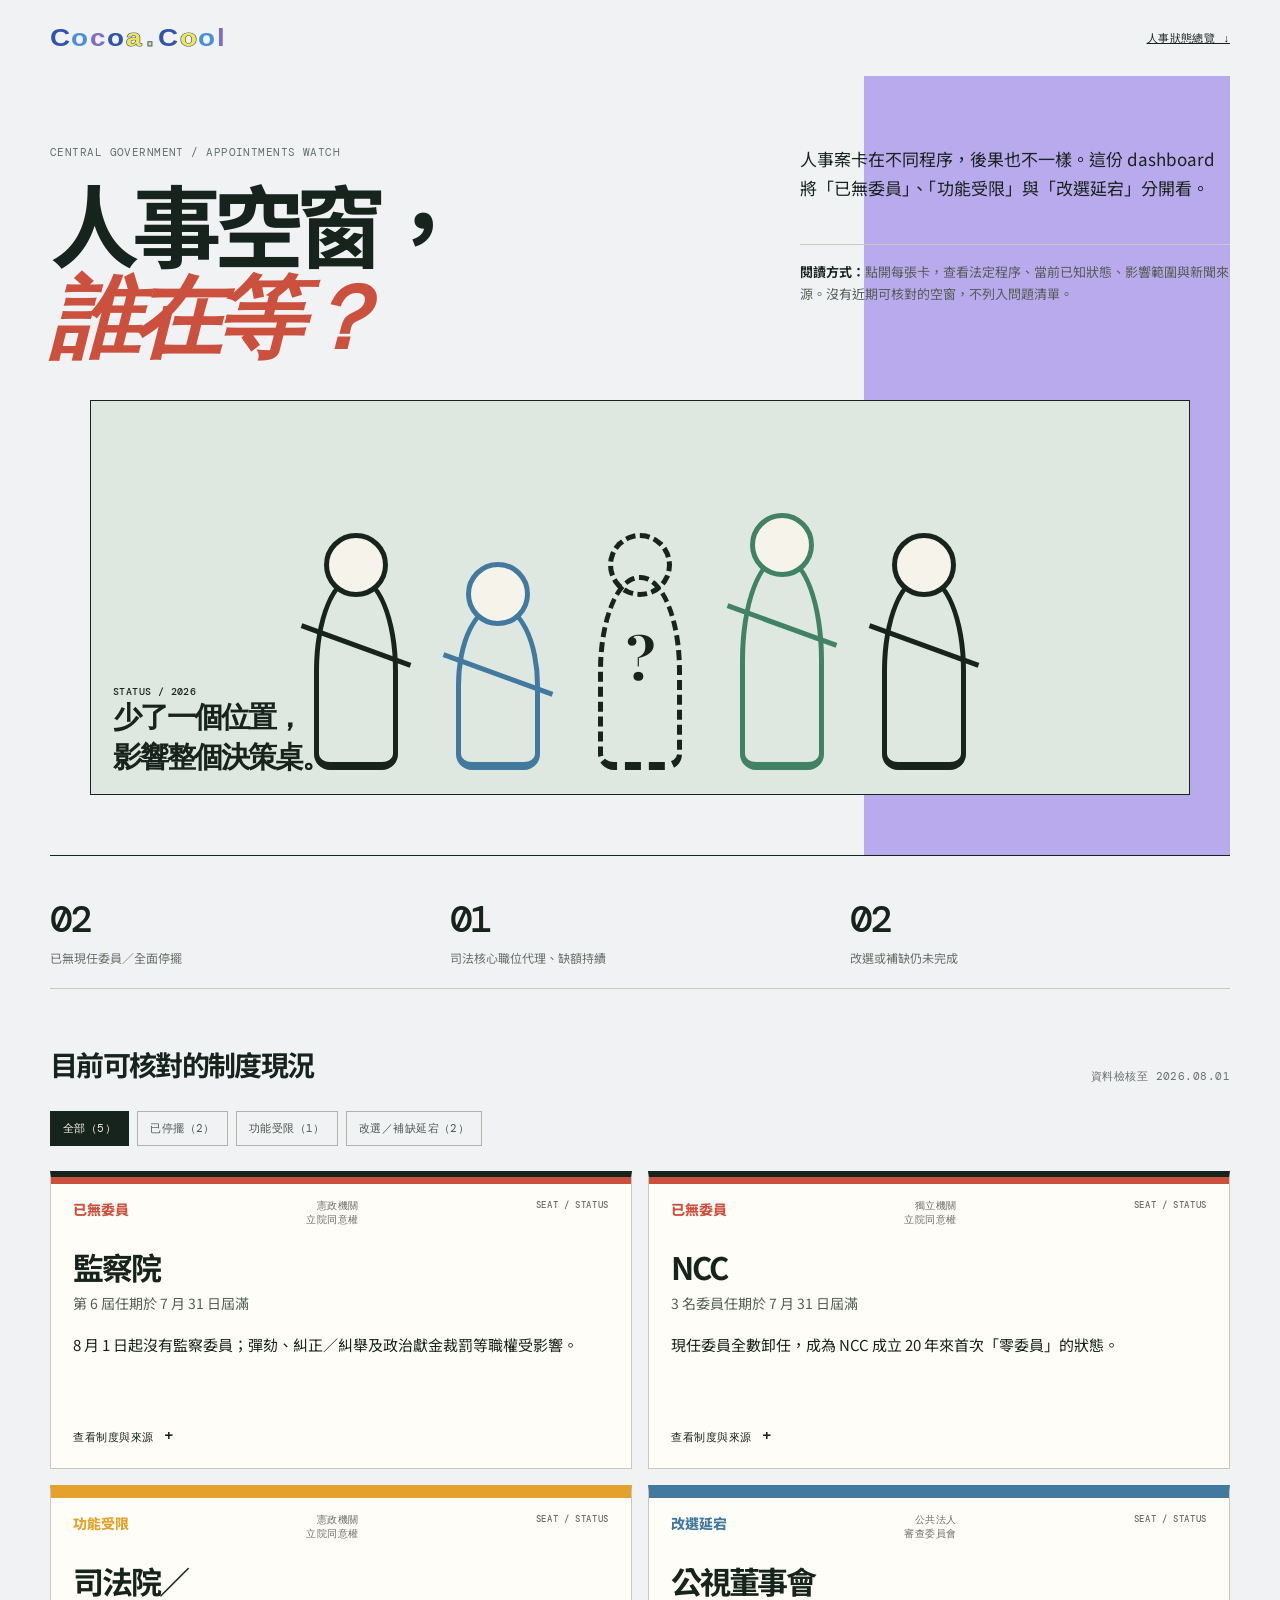
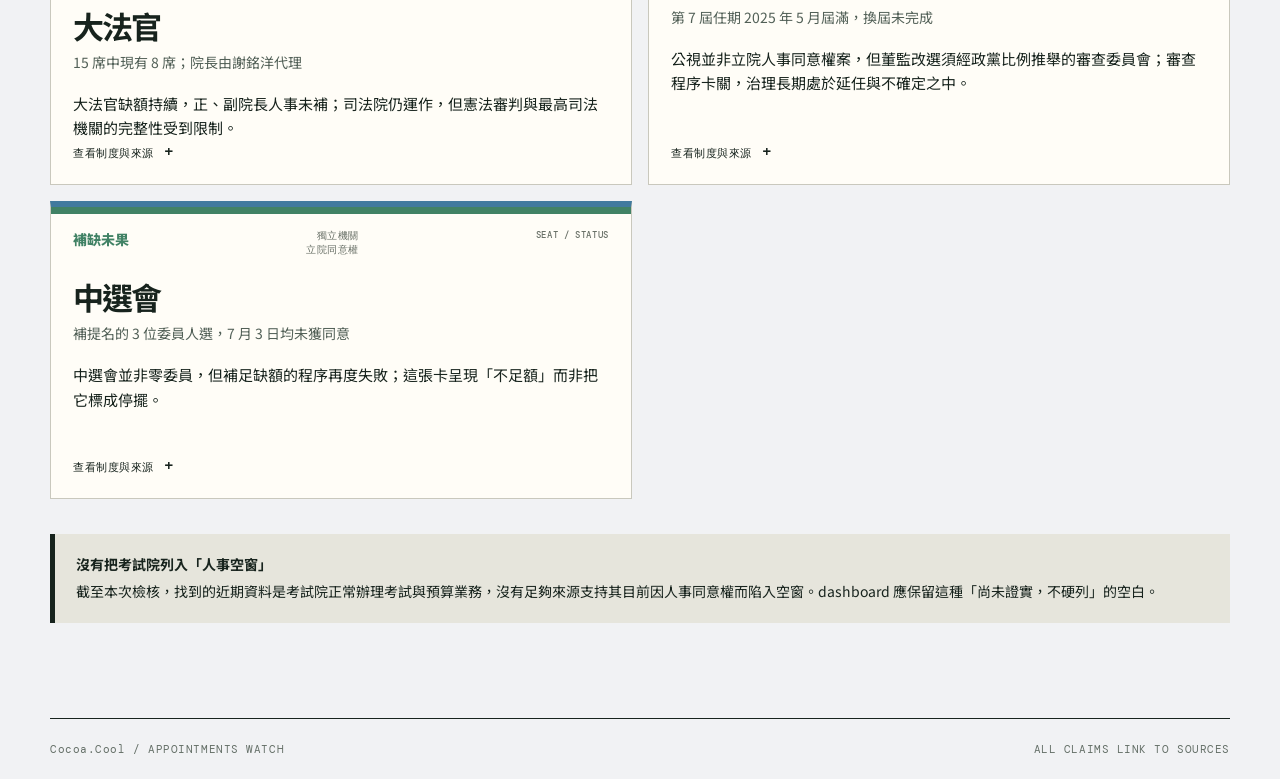
<file: central-appointments-dashboard.html>
<!doctype html>
<html lang="zh-Hant">
<head>
  <meta charset="UTF-8" />
  <meta name="viewport" content="width=device-width, initial-scale=1.0" />
  <meta name="description" content="中央政府人事與治理狀態 dashboard：以來源追溯呈現人事空缺及其影響。" />
  <title>人事空窗，誰在等？｜Cocoa.Cool</title>
  <link rel="preconnect" href="https://fonts.googleapis.com" />
  <link rel="preconnect" href="https://fonts.gstatic.com" crossorigin />
  <link href="https://fonts.googleapis.com/css2?family=DM+Mono:wght@400;500&family=Noto+Sans+TC:wght@400;500;600;700;800&family=Playfair+Display:ital,wght@0,600;0,700;0,800;1,700&display=swap" rel="stylesheet" />
  <link rel="stylesheet" href="logo.css" />
  <script src="analytics.js" defer></script>
  <script src="site-seo.js" defer></script>
  <style>
    :root{--ink:#17231d;--paper:#f6f3ea;--line:#c9c8bd;--muted:#697067;--red:#cb513e;--amber:#e4a12b;--blue:#417a9e;--green:#418265}*{box-sizing:border-box}html{scroll-behavior:smooth}body{margin:0;background:var(--paper);color:var(--ink);font-family:"Noto Sans TC",sans-serif}a{color:inherit}.wrap{width:min(1180px,calc(100% - 40px));margin:auto}.mono,.eyebrow,.source-tag,.filter,.meta,.nav{font-family:"DM Mono",monospace;letter-spacing:.04em}.nav{height:76px;display:flex;align-items:center;justify-content:space-between;font-size:12px}.logo{text-decoration:none;font-size:20px;font-weight:500;letter-spacing:-1px}.logo span{display:inline-grid;place-items:center;width:26px;height:26px;margin-right:3px;border-radius:50%;background:var(--ink);color:#d8ec6a}.nav a:last-child{font-size:11px}.hero{padding:69px 0 44px;border-bottom:1px solid var(--ink);display:grid;grid-template-columns:1.25fr .75fr;gap:34px}.eyebrow{font-size:11px;margin:0 0 20px;color:#657068}.hero h1{margin:0;font-size:clamp(48px,7vw,92px);letter-spacing:-.09em;line-height:.98}.hero h1 em{font-family:"Playfair Display",serif;color:var(--red);font-weight:700}.dek{align-self:end;margin:0 0 5px;font-size:17px;line-height:1.7;max-width:450px}.method{margin-top:41px;padding-top:16px;border-top:1px solid var(--line);font-size:13px;line-height:1.7;color:#545e55}.method strong{color:var(--ink)}.hero-image{position:relative;grid-column:1/-1;height:clamp(260px,31vw,395px);overflow:hidden;margin-top:10px;background:#24343a}.hero-image img{display:block;width:100%;height:100%;object-fit:cover;object-position:center}.hero-image:after{content:"編輯插畫：人事空窗與制度運作";position:absolute;right:13px;bottom:11px;padding:5px 7px;background:rgba(246,243,234,.86);font:10px "DM Mono",monospace;letter-spacing:.03em}.countbar{border-bottom:1px solid var(--line);padding:20px 0;display:grid;grid-template-columns:repeat(3,1fr);gap:20px}.countbar b{display:block;font:500 clamp(27px,3vw,42px) "DM Mono",monospace;letter-spacing:-.08em}.countbar span{font-size:12px;color:var(--muted)}main{padding:55px 0 95px}.topline{display:flex;gap:24px;align-items:end;justify-content:space-between}.topline h2{font-size:28px;letter-spacing:-.06em;margin:0}.updated{margin:0;color:var(--muted);font-size:11px}.filters{display:flex;gap:8px;margin:27px 0 25px;flex-wrap:wrap}.filter{border:1px solid #aeb4aa;padding:9px 12px;background:transparent;color:#4c574e;font-size:11px;cursor:pointer}.filter.active,.filter:hover{background:var(--ink);color:var(--paper);border-color:var(--ink)}.grid{display:grid;grid-template-columns:repeat(2,minmax(0,1fr));gap:16px}.card{position:relative;min-height:298px;background:#fffdf7;border:1px solid var(--line);padding:22px;display:flex;flex-direction:column;transition:.2s}.card[hidden]{display:none}.card:hover{transform:translateY(-3px);box-shadow:5px 5px 0 var(--ink)}.card:before{content:"";position:absolute;top:0;left:0;width:100%;height:7px;background:var(--tone)}.stop{--tone:var(--red)}.limited{--tone:var(--amber)}.delayed{--tone:var(--blue)}.vacancy{--tone:var(--green)}.card-top{display:flex;justify-content:space-between;align-items:start;gap:15px}.status{color:var(--tone);font-weight:800;font-size:14px}.kind{font-size:10px;color:var(--muted);text-align:right}.card h3{font-size:31px;letter-spacing:-.07em;margin:17px 0 4px}.seat{margin:0;color:#526057;font-size:14px}.impact{margin:20px 0 0;font-size:15px;line-height:1.65}.card button{margin-top:auto;padding:0;border:0;background:none;text-align:left;font:500 11px "DM Mono",monospace;letter-spacing:.05em;color:var(--ink);cursor:pointer}.card button:after{content:" +";font-size:16px}.card.open button:after{content:" −"}.detail{display:none;margin:19px -22px -22px;padding:19px 22px 20px;background:#f0eee6;border-top:1px solid var(--line)}.card.open .detail{display:block}.detail-grid{display:grid;grid-template-columns:128px 1fr;gap:9px 16px;font-size:13px;line-height:1.6}.detail-grid dt{font-weight:800}.detail-grid dd{margin:0}.sources{margin-top:17px;padding-top:13px;border-top:1px solid #c5c9c0}.sources b{display:block;font-size:11px;margin-bottom:7px}.sources a{display:block;margin:5px 0;font-size:12px;line-height:1.45;color:#274f68;text-underline-offset:3px}.notice{margin-top:35px;padding:19px 21px;border-left:5px solid var(--ink);background:#e6e5dc;font-size:14px;line-height:1.7}.notice strong{display:block;margin-bottom:3px}.footer{padding:23px 0;border-top:1px solid var(--ink);display:flex;justify-content:space-between;color:#657068;font:11px "DM Mono",monospace;letter-spacing:.05em}@media(max-width:720px){.wrap{width:min(100% - 28px,1180px)}.hero{display:block;padding-top:48px}.dek{margin-top:30px}.hero-image{height:225px;margin-top:29px}.hero-image:after{font-size:8px}.countbar{gap:8px}.countbar span{font-size:10px}.topline{display:block}.updated{margin-top:12px}.grid{grid-template-columns:1fr}.card h3{font-size:29px}.detail-grid{grid-template-columns:1fr;gap:3px}.detail-grid dd{margin-bottom:9px}.footer{font-size:9px}.hero h1{font-size:58px}}
    .hero-image{background:#dfe8e0;border:1px solid var(--ink);display:flex;align-items:center;justify-content:center;padding:24px}.hero-image img,.hero-image:after,.institution{display:none}.people-line{display:flex;align-items:end;justify-content:center;gap:clamp(16px,5vw,58px);width:100%;height:100%}.person{position:relative;display:block;width:clamp(45px,7vw,84px);height:clamp(125px,18vw,195px);border:5px solid var(--ink);border-radius:49% 49% 16px 16px;border-bottom-width:8px;background:linear-gradient(to bottom,transparent 0 39%,#dfe8e0 39%)}.person:before{content:"";position:absolute;left:50%;top:-47px;width:54px;height:54px;transform:translateX(-50%);border:5px solid var(--ink);border-radius:50%;background:var(--paper)}.person:after{content:"";position:absolute;left:-21px;right:-21px;top:63px;border-top:5px solid var(--ink);transform:rotate(20deg)}.person:nth-child(2){height:clamp(107px,15vw,166px);border-color:#417a9e}.person:nth-child(2):before,.person:nth-child(2):after{border-color:#417a9e}.person:nth-child(4){height:clamp(142px,20vw,215px);border-color:#418265}.person:nth-child(4):before,.person:nth-child(4):after{border-color:#418265}.person.vacant{border-style:dashed;border-color:var(--coral);background:transparent}.person.vacant:before{border-style:dashed;border-color:var(--coral);background:transparent}.person.vacant:after{content:"?";left:50%;right:auto;top:37px;transform:translateX(-50%);border:0;color:var(--coral);font:700 58px "Playfair Display",serif}.hero-image figcaption{position:absolute;left:22px;bottom:16px;font:500 10px "DM Mono",monospace;letter-spacing:.05em}.hero-image figcaption b{display:block;font-size:clamp(18px,2.3vw,30px);letter-spacing:-.07em;color:var(--ink)}.chronology{display:none}.card-route{margin:19px 0 0;padding:16px 0 2px;border-top:1px solid #c5c9c0}.card-route h4{margin:0 0 13px;font:500 11px "DM Mono",monospace;letter-spacing:.06em}.route-event{position:relative;margin-left:5px;padding:0 0 15px 18px;border-left:2px solid var(--tone);font-size:12px;line-height:1.55}.route-event:last-child{padding-bottom:0}.route-event:before{content:"";position:absolute;left:-6px;top:4px;width:9px;height:9px;border:2px solid var(--tone);border-radius:50%;background:#f0eee6}.route-event time{display:block;color:var(--tone);font:500 10px "DM Mono",monospace}.route-event a{color:#27546b;text-underline-offset:2px;white-space:nowrap}.card-route + .sources{margin-top:18px}@media(max-width:720px){.hero-image{padding:24px 12px}.hero-image figcaption{left:13px;top:12px;bottom:auto}.hero-image figcaption b{display:none}.people-line{gap:16px}.person{border-width:4px;border-bottom-width:6px}.person:before{width:37px;height:37px;top:-34px;border-width:4px}.person:after{left:-14px;right:-14px;top:47px;border-width:4px}.person.vacant:after{top:24px;font-size:43px}}
  </style><style>
    /* 席次是主要資料單位，人物插畫退為輔助 */
    body{background:#f1f2f4}.hero{background:linear-gradient(90deg,transparent 0 69%,#b9aaee 69%)}
    .countbar div{position:relative}.countbar div:before{content:"";display:block;width:56px;height:8px;margin-bottom:10px;background:repeating-linear-gradient(90deg,var(--coral) 0 8px,transparent 8px 11px)}
    .card{border-top-width:6px!important}.card.stop{border-top-color:var(--coral)}.card.limited{border-top-color:var(--amber)}.card.delayed,.card.vacancy{border-top-color:var(--blue)}
    .card-top:after{content:"SEAT / STATUS";color:var(--muted);font:500 9px "DM Mono",monospace;letter-spacing:.07em}.card-route{background:repeating-linear-gradient(to bottom,transparent 0 27px,rgba(23,35,29,.05) 28px);padding:16px 12px 8px}
    @media(max-width:720px){.hero{background:none}}
  </style>
</head>
<body>
  <nav class="nav wrap"><a class="logo" href="index.html" aria-label="Cocoa.Cool 首頁"><span class="logo-cocoa"><i>C</i><i>o</i><i>c</i><i>o</i><i>a</i></span><span class="logo-dot">.</span><span class="logo-cool"><i>C</i><i>o</i><i>o</i><i>l</i></span></a><a href="#dashboard">人事狀態總覽 ↓</a></nav>
  <header class="hero wrap">
    <div><p class="eyebrow">CENTRAL GOVERNMENT / APPOINTMENTS WATCH</p><h1>人事空窗，<br /><em>誰在等？</em></h1></div>
    <div><p class="dek">人事案卡在不同程序，後果也不一樣。這份 dashboard 將「已無委員」、「功能受限」與「改選延宕」分開看。</p><p class="method"><strong>閱讀方式：</strong>點開每張卡，查看法定程序、當前已知狀態、影響範圍與新聞來源。沒有近期可核對的空窗，不列入問題清單。</p></div>
    <figure class="hero-image" aria-label="五個線條人物，其中一個以虛線問號表示缺額"><figcaption><span class="mono">STATUS / 2026</span><b>少了一個位置，<br>影響整個決策桌。</b></figcaption><div class="people-line"><i class="person"></i><i class="person"></i><i class="person vacant"></i><i class="person"></i><i class="person"></i></div></figure>
  </header>
  <section class="countbar wrap" aria-label="狀態摘要"><div><b>02</b><span>已無現任委員／全面停擺</span></div><div><b>01</b><span>司法核心職位代理、缺額持續</span></div><div><b>02</b><span>改選或補缺仍未完成</span></div></section>
  <main class="wrap" id="dashboard">
    <div class="topline"><h2>目前可核對的制度現況</h2><p class="updated mono">資料檢核至 2026.08.01</p></div>
    <div class="filters" aria-label="篩選狀態"><button class="filter active" data-filter="all">全部（5）</button><button class="filter" data-filter="stop">已停擺（2）</button><button class="filter" data-filter="limited">功能受限（1）</button><button class="filter" data-filter="delayed">改選／補缺延宕（2）</button></div>
    <section class="grid" aria-live="polite">
      <article class="card stop" data-group="stop"><div class="card-top"><span class="status">已無委員</span><span class="kind mono">憲政機關<br>立院同意權</span></div><h3>監察院</h3><p class="seat">第 6 屆任期於 7 月 31 日屆滿</p><p class="impact">8 月 1 日起沒有監察委員；彈劾、糾正／糾舉及政治獻金裁罰等職權受影響。</p><button type="button" aria-expanded="false">查看制度與來源</button><div class="detail"><dl class="detail-grid"><dt>任命路徑</dt><dd>總統提名，立法院行使同意權；憲法規定監察院共 29 名委員。</dd><dt>目前到哪</dt><dd>總統已提名第 7 屆人選；中央社報導的安排為 8 月聽證、8 月中下旬審查，表決時程則待立院程序推進。</dd><dt>可見影響</dt><dd>人民陳情仍可受理，但多項監察職權無法行使；國家人權委員會成員由監委兼任，也連帶受影響。</dd></dl><div class="sources"><b>來源</b><a href="https://www.cna.com.tw/news/aipl/202607310304.aspx" target="_blank" rel="noreferrer">中央社｜監察院 8/1 起無監委，彈劾糾正與政治獻金裁罰停擺（2026/07/31）</a><a href="https://www.cna.com.tw/news/aipl/202606260265.aspx" target="_blank" rel="noreferrer">中央社｜監察院人事案付委，提名及法定員額背景（2026/06/26）</a></div></div></article>
      <article class="card stop" data-group="stop"><div class="card-top"><span class="status">已無委員</span><span class="kind mono">獨立機關<br>立院同意權</span></div><h3>NCC</h3><p class="seat">3 名委員任期於 7 月 31 日屆滿</p><p class="impact">現任委員全數卸任，成為 NCC 成立 20 年來首次「零委員」的狀態。</p><button type="button" aria-expanded="false">查看制度與來源</button><div class="detail"><dl class="detail-grid"><dt>任命路徑</dt><dd>行政院提名、立法院同意後任命的獨立機關委員會。</dd><dt>目前到哪</dt><dd>中央社報導，3 名委員於 7 月底任期屆滿；未完成補實前，委員會無現任委員。</dd><dt>可見影響</dt><dd>這裡呈現的是「人員歸零」的已知事實；個別業務如何依法銜接，仍應以後續機關公告與法規適用為準。</dd></dl><div class="sources"><b>來源</b><a href="https://www.cna.com.tw/news/afe/202607310185.aspx" target="_blank" rel="noreferrer">中央社｜NCC 3 委員任期屆滿，首見零委員（2026/07/31）</a><a href="https://www.cna.com.tw/news/afe/202606030158.aspx" target="_blank" rel="noreferrer">中央社｜NCC 委員任期將屆滿、機關運作的討論（2026/06/03）</a></div></div></article>
      <article class="card limited" data-group="limited"><div class="card-top"><span class="status">功能受限</span><span class="kind mono">憲政機關<br>立院同意權</span></div><h3>司法院／<br>大法官</h3><p class="seat">15 席中現有 8 席；院長由謝銘洋代理</p><p class="impact">大法官缺額持續，正、副院長人事未補；司法院仍運作，但憲法審判與最高司法機關的完整性受到限制。</p><button type="button" aria-expanded="false">查看制度與來源</button><div class="detail"><dl class="detail-grid"><dt>任命路徑</dt><dd>總統提名司法院大法官並指定院長、副院長，經立法院同意後任命。</dd><dt>目前到哪</dt><dd>7 位大法官於 2024 年 10 月 31 日卸任後，現僅 8 位；謝銘洋獲指定代理司法院長，近期新聞仍以「代理院長」稱之。</dd><dt>可見影響</dt><dd>不是整個司法體系停擺；卡片只描述大法官員額及院長職務的缺額與代理狀態，不外推至所有法院業務。</dd></dl><div class="sources"><b>來源</b><a href="https://www.cna.com.tw/news/asoc/202601020195.aspx" target="_blank" rel="noreferrer">中央社｜大法官 15 席中僅 8 席的現況（2026/01/02）</a><a href="https://www.cna.com.tw/news/aipl/202411010297.aspx" target="_blank" rel="noreferrer">中央社｜司法院長懸缺，指定謝銘洋代理（2024/11/01）</a><a href="https://www.cna.com.tw/news/asoc/202607060217.aspx" target="_blank" rel="noreferrer">中央社｜2026 年 7 月仍以「代理院長謝銘洋」稱之（2026/07/06）</a></div></div></article>
      <article class="card delayed" data-group="delayed"><div class="card-top"><span class="status">改選延宕</span><span class="kind mono">公共法人<br>審查委員會</span></div><h3>公視董事會</h3><p class="seat">第 7 屆任期 2025 年 5 月屆滿，換屆未完成</p><p class="impact">公視並非立院人事同意權案，但董監改選須經政黨比例推舉的審查委員會；審查程序卡關，治理長期處於延任與不確定之中。</p><button type="button" aria-expanded="false">查看制度與來源</button><div class="detail"><dl class="detail-grid"><dt>選任路徑</dt><dd>候選董監事交由各黨派依比例推舉的審查委員會；須獲全體委員 2/3 以上同意後聘任。</dd><dt>目前到哪</dt><dd>第 8 屆審查會原訂開會前，8 名在野黨推舉的審委請辭；後續未能產生足額下屆董事。</dd><dt>可見影響</dt><dd>公視董事會及華視均公開要求盡速改組；相關報導指出，延宕已影響公廣集團與華視的長期治理規劃。</dd></dl><div class="sources"><b>來源</b><a href="https://www.cna.com.tw/news/aipl/202601160136.aspx" target="_blank" rel="noreferrer">中央社｜公視法刪除董事延任條款、改選程序說明（2026/01/16）</a><a href="https://www.cna.com.tw/news/aipl/202604090136.aspx" target="_blank" rel="noreferrer">中央社｜8 名公視董監事審查委員請辭（2026/04/09）</a><a href="https://www.cna.com.tw/news/amov/202606150254.aspx" target="_blank" rel="noreferrer">中央社｜公視董事會未能產生足額下屆董事（2026/06/15）</a></div></div></article>
      <article class="card vacancy" data-group="delayed"><div class="card-top"><span class="status">補缺未果</span><span class="kind mono">獨立機關<br>立院同意權</span></div><h3>中選會</h3><p class="seat">補提名的 3 位委員人選，7 月 3 日均未獲同意</p><p class="impact">中選會並非零委員，但補足缺額的程序再度失敗；這張卡呈現「不足額」而非把它標成停擺。</p><button type="button" aria-expanded="false">查看制度與來源</button><div class="detail"><dl class="detail-grid"><dt>任命路徑</dt><dd>行政院提名，立法院以記名投票行使人事同意權；須獲全體立委過半同意。</dd><dt>目前到哪</dt><dd>3 月審查的 7 人名單中有 4 人獲同意；行政院後補提 3 人，7 月 3 日皆遭否決。</dd><dt>可見影響</dt><dd>現況是缺額尚未補足；對選務的具體影響，應隨後續委員配置與選務公告持續追蹤。</dd></dl><div class="sources"><b>來源</b><a href="https://www.cna.com.tw/news/aipl/202603130192.aspx" target="_blank" rel="noreferrer">中央社｜中選會首波 7 人提名，4 人獲同意（2026/03/13）</a><a href="https://www.cna.com.tw/news/aipl/202607030165.aspx" target="_blank" rel="noreferrer">中央社｜補提 3 名中選會人選均遭立院否決（2026/07/03）</a></div></div></article>
    </section>
    <aside class="notice"><strong>沒有把考試院列入「人事空窗」</strong>截至本次檢核，找到的近期資料是考試院正常辦理考試與預算業務，沒有足夠來源支持其目前因人事同意權而陷入空窗。dashboard 應保留這種「尚未證實，不硬列」的空白。</aside>
    <section class="chronology" aria-label="各單位人事歷程"><div class="chronology-head"><div><p class="eyebrow">HOW IT GOT HERE</p><h2>每個單位，都有自己的卡關路徑</h2></div><p>選擇單位，沿著可回查的節點讀。</p></div><div class="timeline-tabs"><button class="timeline-tab active" data-timeline="control">監察院</button><button class="timeline-tab" data-timeline="ncc">NCC</button><button class="timeline-tab" data-timeline="judicial">大法官</button><button class="timeline-tab" data-timeline="pts">公視</button><button class="timeline-tab" data-timeline="cec">中選會</button></div><div class="timeline active" data-timeline-panel="control"><div class="timeline-label">監察院<br><small>任期屆滿後<br>零委員</small></div><div class="timeline-events"><div class="timeline-event"><time>2026.06.11</time>總統公布第 7 屆監委 29 人提名名單。<br><a href="https://www.cna.com.tw/news/aipl/202606110089.aspx" target="_blank" rel="noreferrer">中央社來源 ↗</a></div><div class="timeline-event"><time>2026.06.26</time>人事同意權案交全院委員會審查；其中兩名被提名人先後婉拒。<br><a href="https://www.cna.com.tw/news/aipl/202606260122.aspx" target="_blank" rel="noreferrer">中央社來源 ↗</a></div><div class="timeline-event"><time>2026.08.01</time>第 6 屆任期屆滿，監察院無現任監委。<br><a href="https://www.cna.com.tw/news/aipl/202607310304.aspx" target="_blank" rel="noreferrer">中央社來源 ↗</a></div></div></div><div class="timeline" data-timeline-panel="ncc"><div class="timeline-label">NCC<br><small>任期接續<br>沒有完成</small></div><div class="timeline-events"><div class="timeline-event"><time>2026.06.03</time>代理主委與兩名委員任期將在 7 月底屆滿；行政院仍在徵詢人選。<br><a href="https://www.cna.com.tw/news/aipl/202606030118.aspx" target="_blank" rel="noreferrer">中央社來源 ↗</a></div><div class="timeline-event"><time>2026.07.31</time>3 名委員任期屆滿。<br><a href="https://www.cna.com.tw/news/afe/202607310185.aspx" target="_blank" rel="noreferrer">中央社來源 ↗</a></div><div class="timeline-event"><time>2026.08.01</time>進入零委員狀態。<br><a href="https://www.cna.com.tw/news/afe/202607310185.aspx" target="_blank" rel="noreferrer">中央社來源 ↗</a></div></div></div><div class="timeline" data-timeline-panel="judicial"><div class="timeline-label">大法官<br><small>兩輪提名<br>皆未通過</small></div><div class="timeline-events"><div class="timeline-event"><time>2024.10.31</time>7 位大法官卸任，15 席降至 8 席；正、副院長亦出缺。<br><a href="https://www.cna.com.tw/news/aipl/202411010297.aspx" target="_blank" rel="noreferrer">中央社來源 ↗</a></div><div class="timeline-event"><time>2024.12.24</time>第一輪 7 位被提名人全數遭立院否決。<br><a href="https://www.cna.com.tw/news/ahel/202412255001.aspx" target="_blank" rel="noreferrer">中央社來源 ↗</a></div><div class="timeline-event"><time>2025.03 → 07.25</time>總統提出第二輪 7 人；立院 7 月表決再度全數否決。<br><a href="https://www.cna.com.tw/news/aipl/202507250089.aspx" target="_blank" rel="noreferrer">中央社來源 ↗</a></div><div class="timeline-event"><time>現在</time>謝銘洋仍以代理院長身分執行職務。<br><a href="https://www.cna.com.tw/news/asoc/202607060217.aspx" target="_blank" rel="noreferrer">中央社來源 ↗</a></div></div></div><div class="timeline" data-timeline-panel="pts"><div class="timeline-label">公視<br><small>審查未足額<br>審委又請辭</small></div><div class="timeline-events"><div class="timeline-event"><time>2025.05.19</time>第 7 屆董監事任期屆滿。<br><a href="https://www.cna.com.tw/news/aipl/202501180187.aspx" target="_blank" rel="noreferrer">中央社來源 ↗</a></div><div class="timeline-event"><time>2025.12.31</time>首輪 14 名候選人僅 4 人通過，未達法定人數。<br><a href="https://www.cna.com.tw/news/acul/202512310301.aspx" target="_blank" rel="noreferrer">中央社來源 ↗</a></div><div class="timeline-event"><time>2026.03.12 → 04.09</time>行政院補提第二輪名單；8 名審查委員聯名請辭。<br><a href="https://www.cna.com.tw/news/aipl/202604090136.aspx" target="_blank" rel="noreferrer">中央社來源 ↗</a></div><div class="timeline-event"><time>2026.04.16</time>第二次審查會因 8 名審委請辭而流會。<br><a href="https://www.cna.com.tw/news/acul/202604160214.aspx?topic=4924" target="_blank" rel="noreferrer">中央社來源 ↗</a></div></div></div><div class="timeline" data-timeline-panel="cec"><div class="timeline-label">中選會<br><small>部分補實<br>補缺再失敗</small></div><div class="timeline-events"><div class="timeline-event"><time>2026.03.13</time>首波 7 名人選中，主委與 3 名委員獲同意，另 3 人未過。<br><a href="https://www.cna.com.tw/news/aipl/202603130192.aspx" target="_blank" rel="noreferrer">中央社來源 ↗</a></div><div class="timeline-event"><time>2026.04.21</time>行政院補提 3 名人選，送立院審查。<br><a href="https://www.cna.com.tw/news/aipl/202607030165.aspx" target="_blank" rel="noreferrer">中央社來源 ↗</a></div><div class="timeline-event"><time>2026.07.03</time>補提的 3 名人選皆未獲同意，缺額持續。<br><a href="https://www.cna.com.tw/news/aipl/202607030165.aspx" target="_blank" rel="noreferrer">中央社來源 ↗</a></div></div></div></section>
  </main>
  <footer class="footer wrap"><span>Cocoa.Cool / APPOINTMENTS WATCH</span><span>ALL CLAIMS LINK TO SOURCES</span></footer>
  <script>
    document.querySelectorAll('.card button').forEach(button=>button.addEventListener('click',()=>{const card=button.closest('.card'),open=card.classList.toggle('open');button.setAttribute('aria-expanded',open)}));
    document.querySelectorAll('.filter').forEach(button=>button.addEventListener('click',()=>{document.querySelectorAll('.filter').forEach(item=>item.classList.remove('active'));button.classList.add('active');const filter=button.dataset.filter;document.querySelectorAll('.card').forEach(card=>card.hidden=filter!=='all'&&card.dataset.group!==filter)}));
    const routes={監察院:[['2026.06.11','公布第 7 屆 29 人提名名單','https://www.cna.com.tw/news/aipl/202606110089.aspx'],['2026.06.26','人事案交全院委員會審查','https://www.cna.com.tw/news/aipl/202606260122.aspx'],['2026.08.01','第 6 屆任期屆滿，進入零委員','https://www.cna.com.tw/news/aipl/202607310304.aspx']],NCC:[['2026.06.03','3 名委員任期將屆滿，行政院仍徵詢人選','https://www.cna.com.tw/news/aipl/202606030118.aspx'],['2026.07.31','3 名委員任期屆滿','https://www.cna.com.tw/news/afe/202607310185.aspx'],['2026.08.01','首度進入零委員狀態','https://www.cna.com.tw/news/afe/202607310185.aspx']],司法院:[['2024.10.31','7 位大法官卸任，正副院長出缺','https://www.cna.com.tw/news/aipl/202411010297.aspx'],['2024.12.24','第一輪 7 人提名全數遭否決','https://www.cna.com.tw/news/ahel/202412255001.aspx'],['2025.07.25','第二輪 7 人提名再度全數遭否決','https://www.cna.com.tw/news/aipl/202507250089.aspx']],公視董事會:[['2025.05.19','第 7 屆董監事任期屆滿','https://www.cna.com.tw/news/aipl/202501180187.aspx'],['2025.12.31','首輪 14 名候選人僅 4 人通過','https://www.cna.com.tw/news/acul/202512310301.aspx'],['2026.04.09','8 名審查委員聯名請辭','https://www.cna.com.tw/news/aipl/202604090136.aspx'],['2026.04.16','第二次審查會流會','https://www.cna.com.tw/news/acul/202604160214.aspx?topic=4924']],中選會:[['2026.03.13','首波 7 人中，4 人獲同意、3 人未過','https://www.cna.com.tw/news/aipl/202603130192.aspx'],['2026.04.21','行政院補提 3 名人選','https://www.cna.com.tw/news/aipl/202607030165.aspx'],['2026.07.03','補提 3 人全數未獲同意','https://www.cna.com.tw/news/aipl/202607030165.aspx']]};document.querySelectorAll('.card').forEach(card=>{const name=card.querySelector('h3').textContent.replace(/\s/g,'');const key=Object.keys(routes).find(item=>name.includes(item.replace(/\s/g,'')));if(!key)return;const route=document.createElement('section');route.className='card-route';route.innerHTML='<h4>卡關路徑 / HOW IT GOT HERE</h4>'+routes[key].map(([date,text,url])=>`<div class="route-event"><time>${date}</time>${text}<br><a href="${url}" target="_blank" rel="noreferrer">來源 ↗</a></div>`).join('');card.querySelector('.sources').before(route)});
  </script>
</body>
</html>
</file>
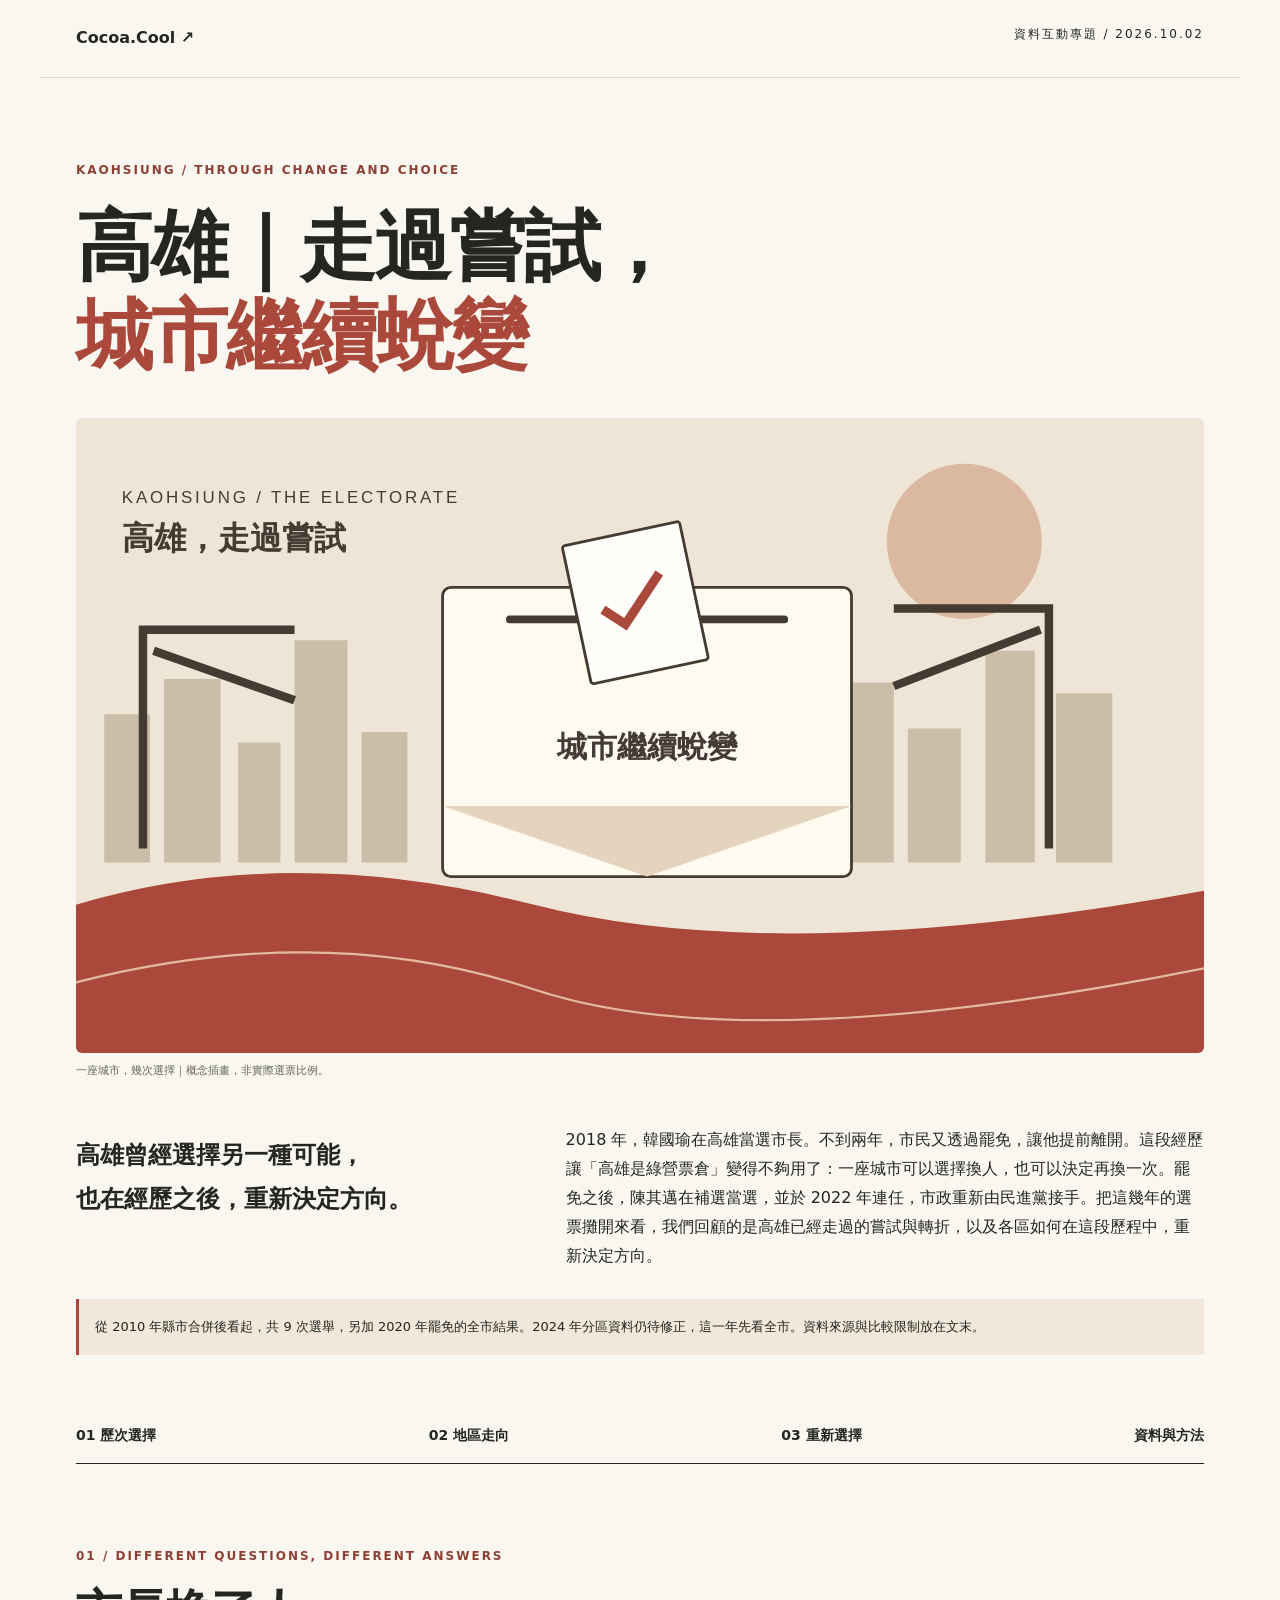
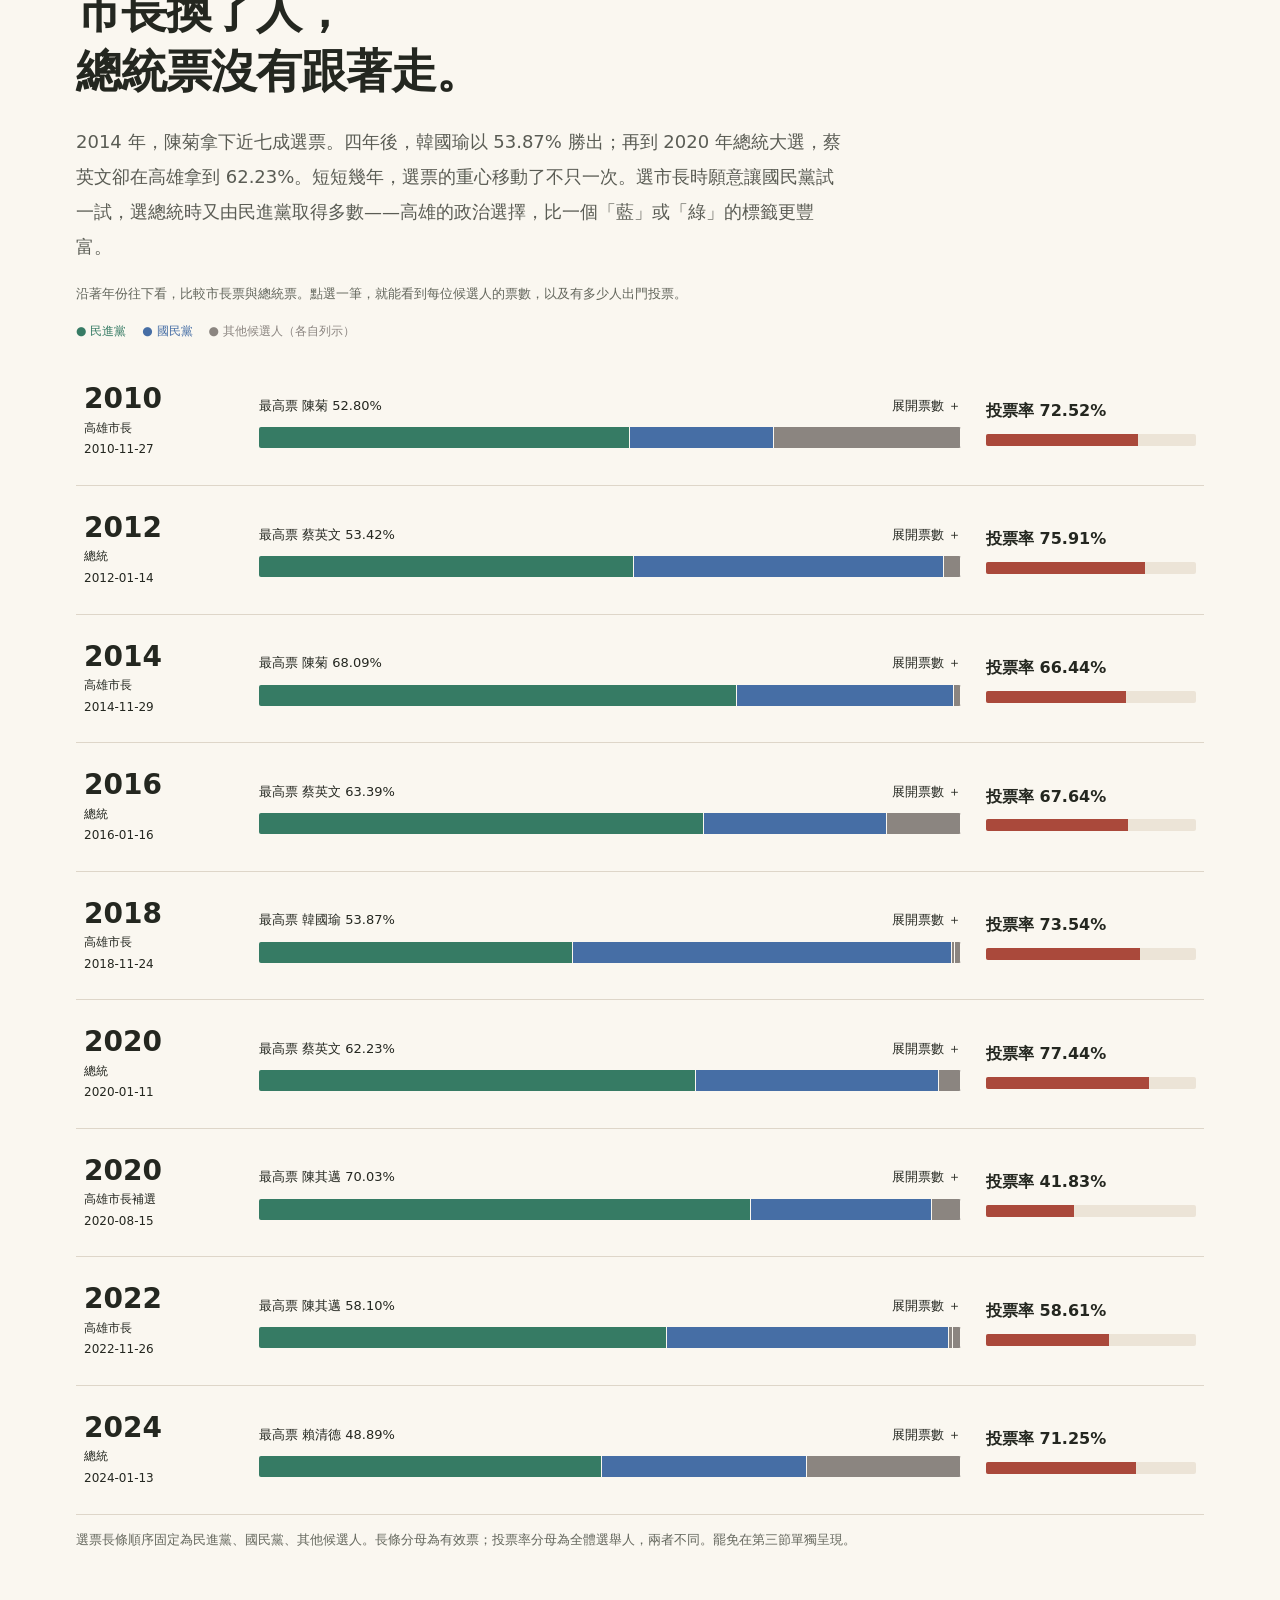
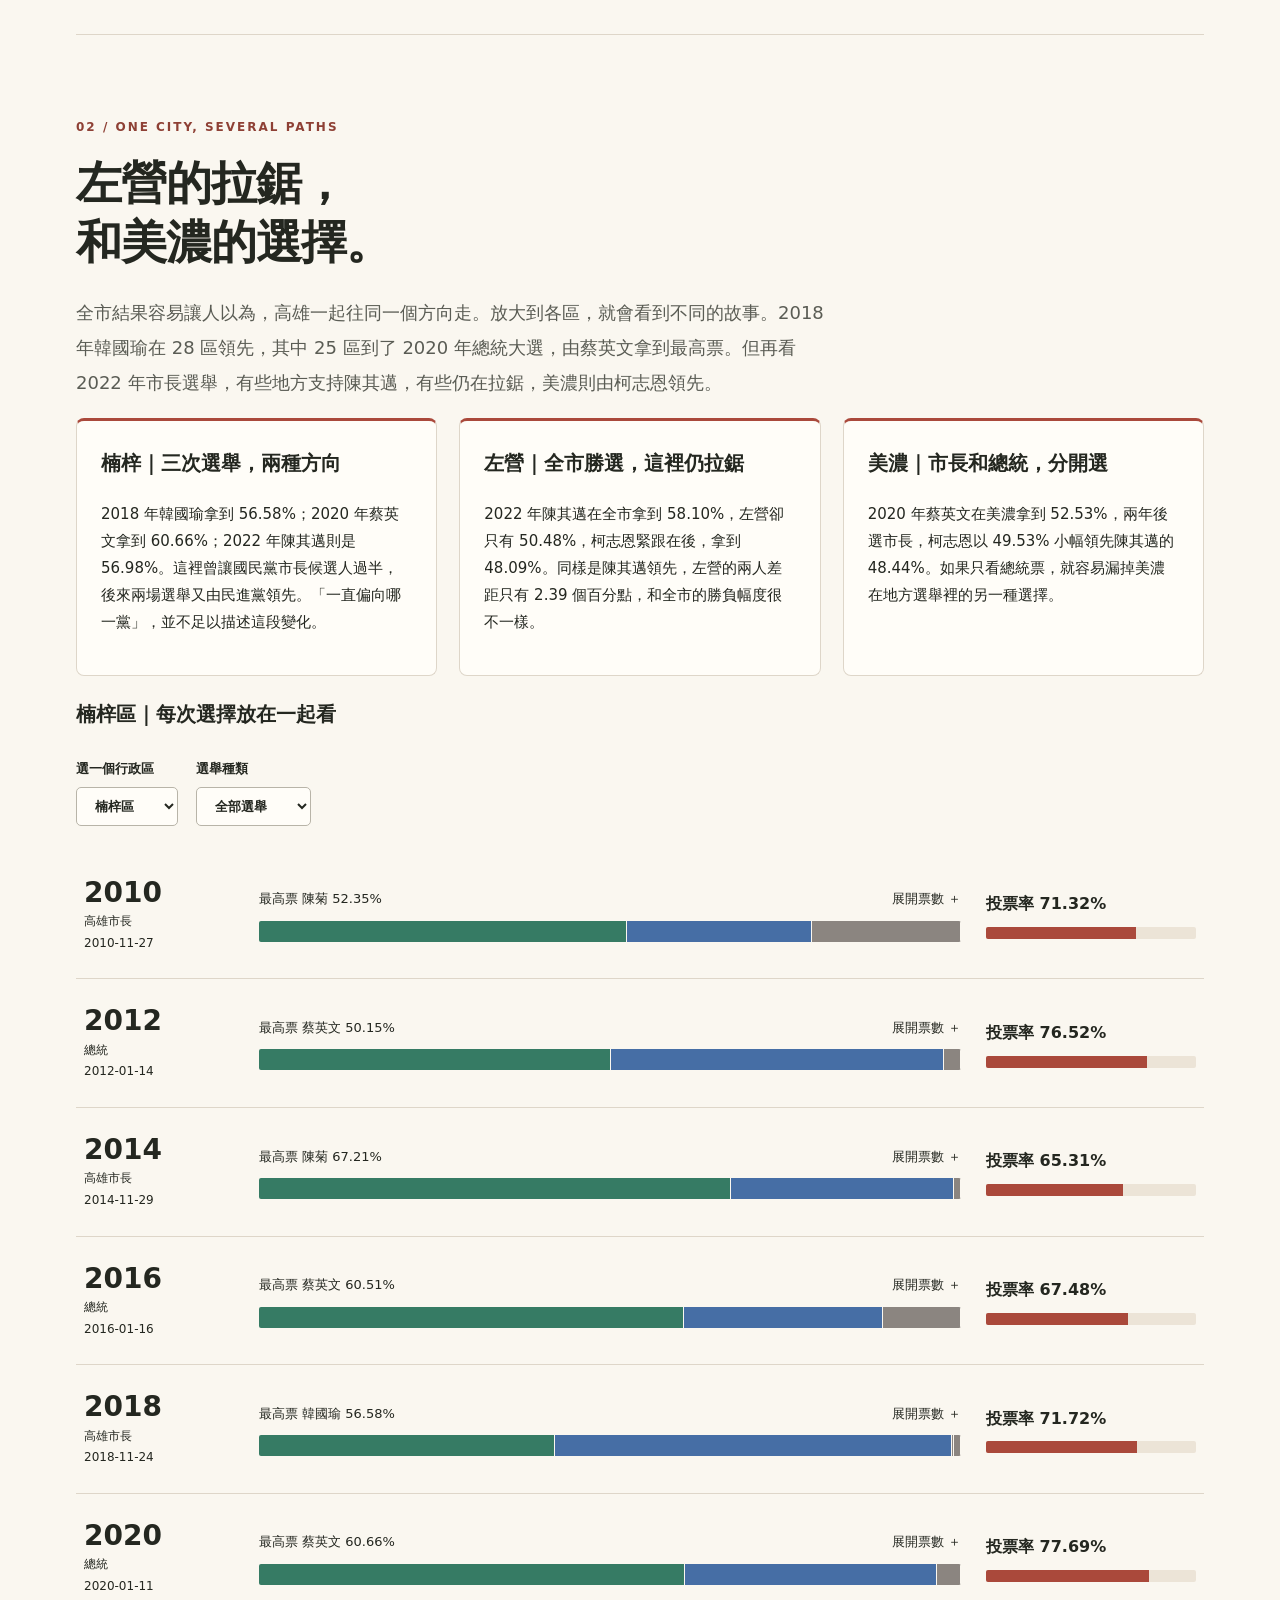
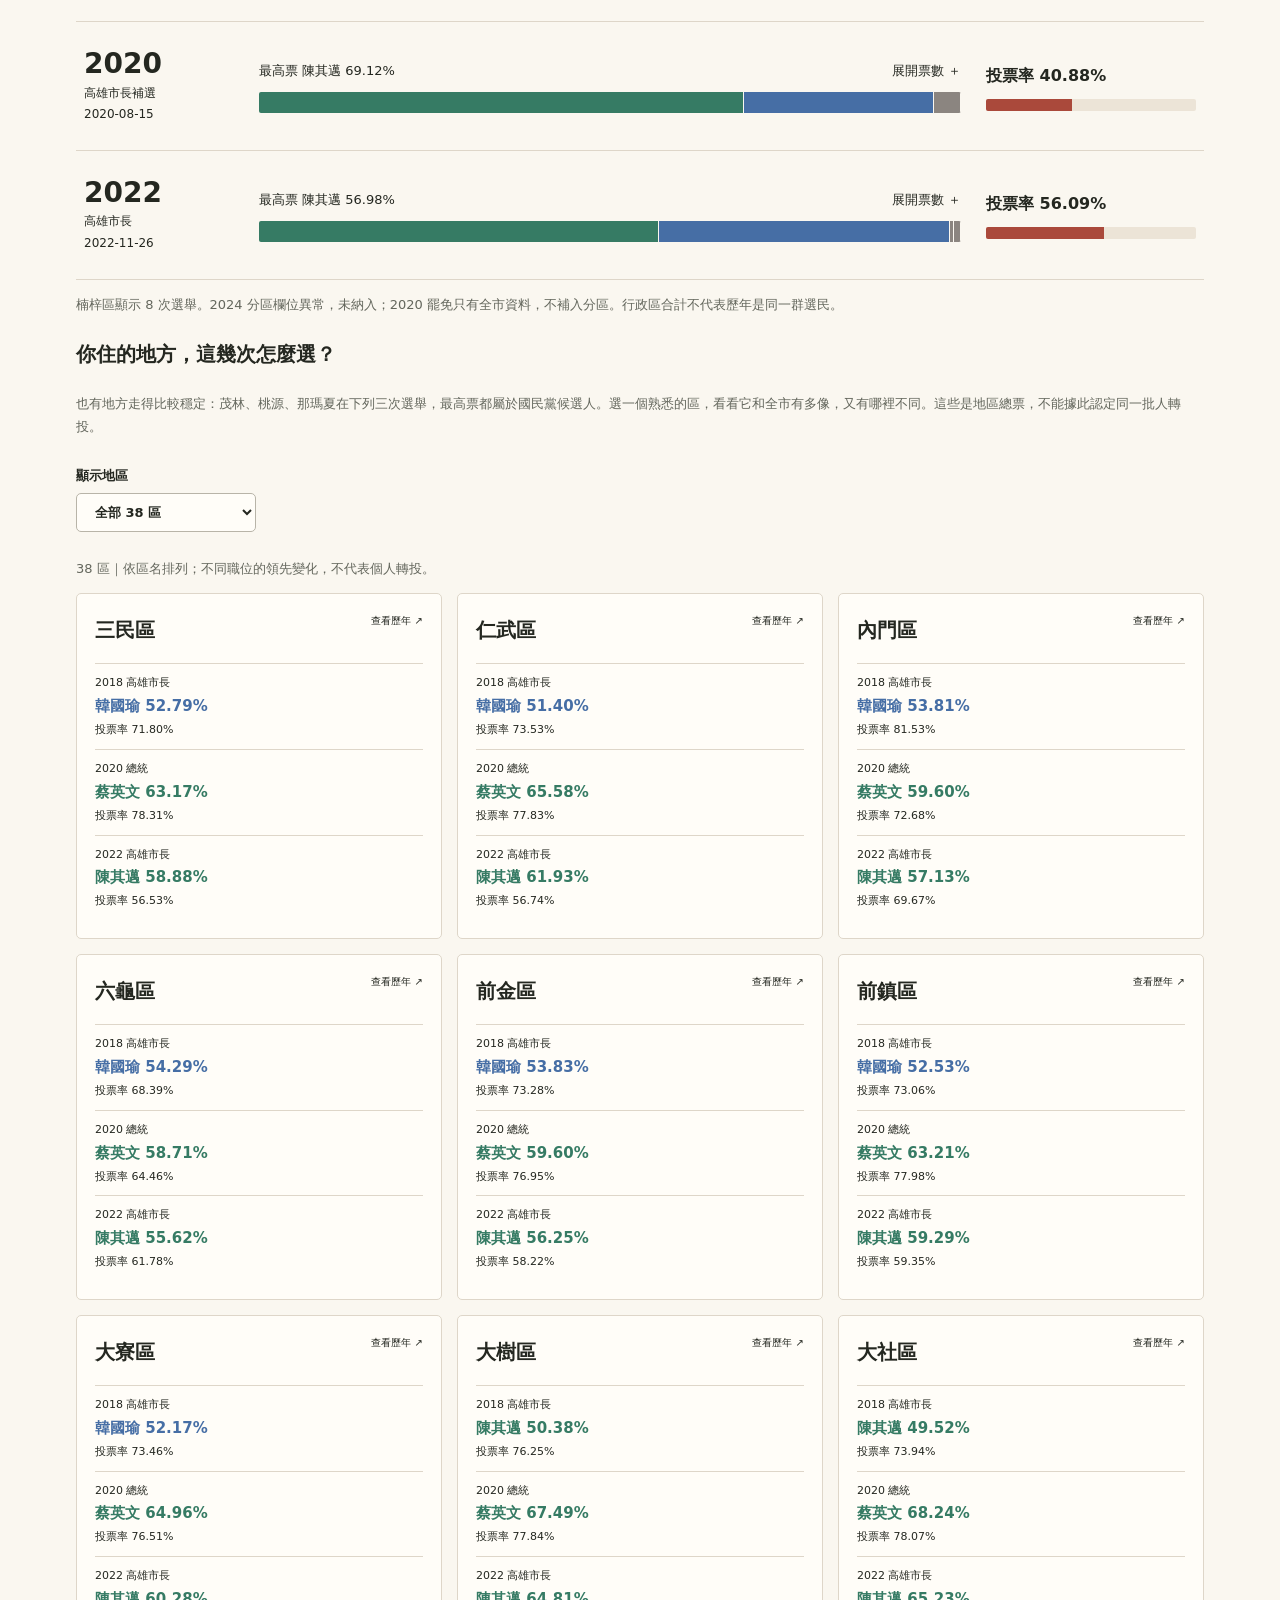
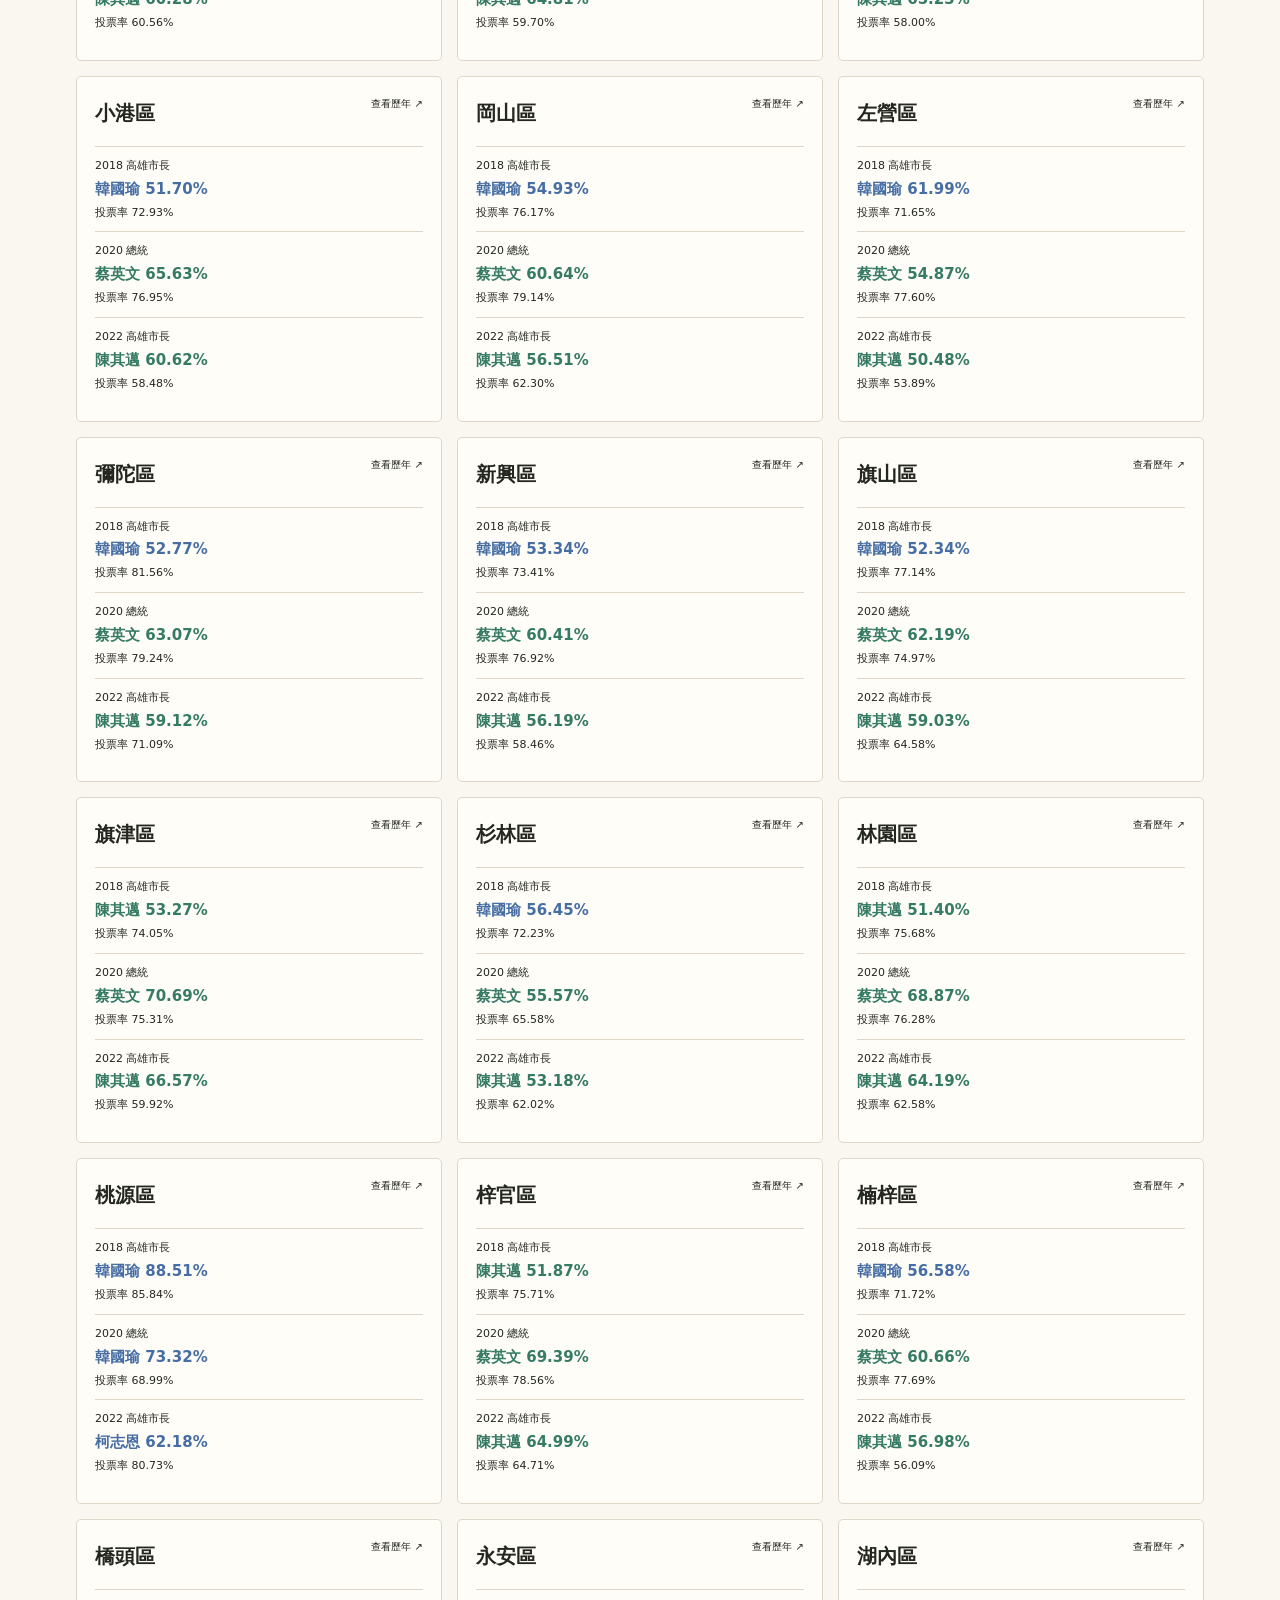
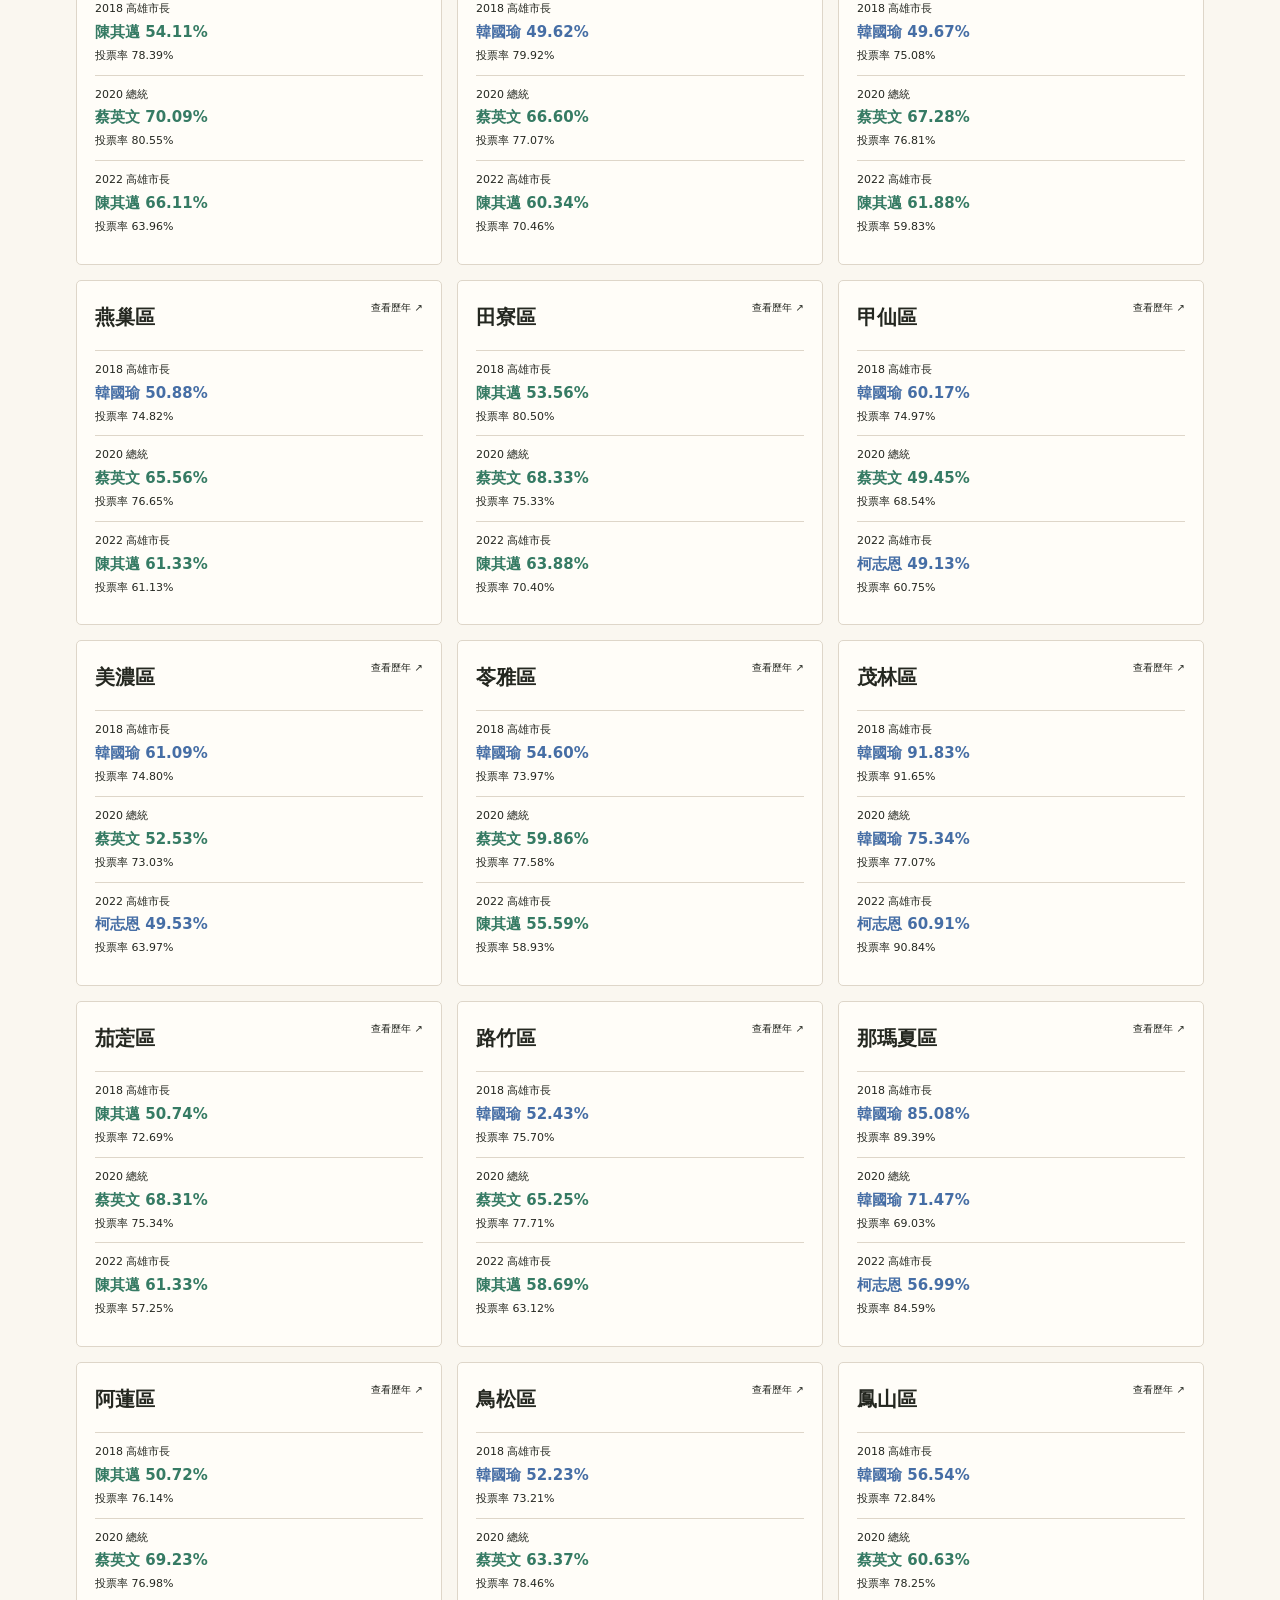
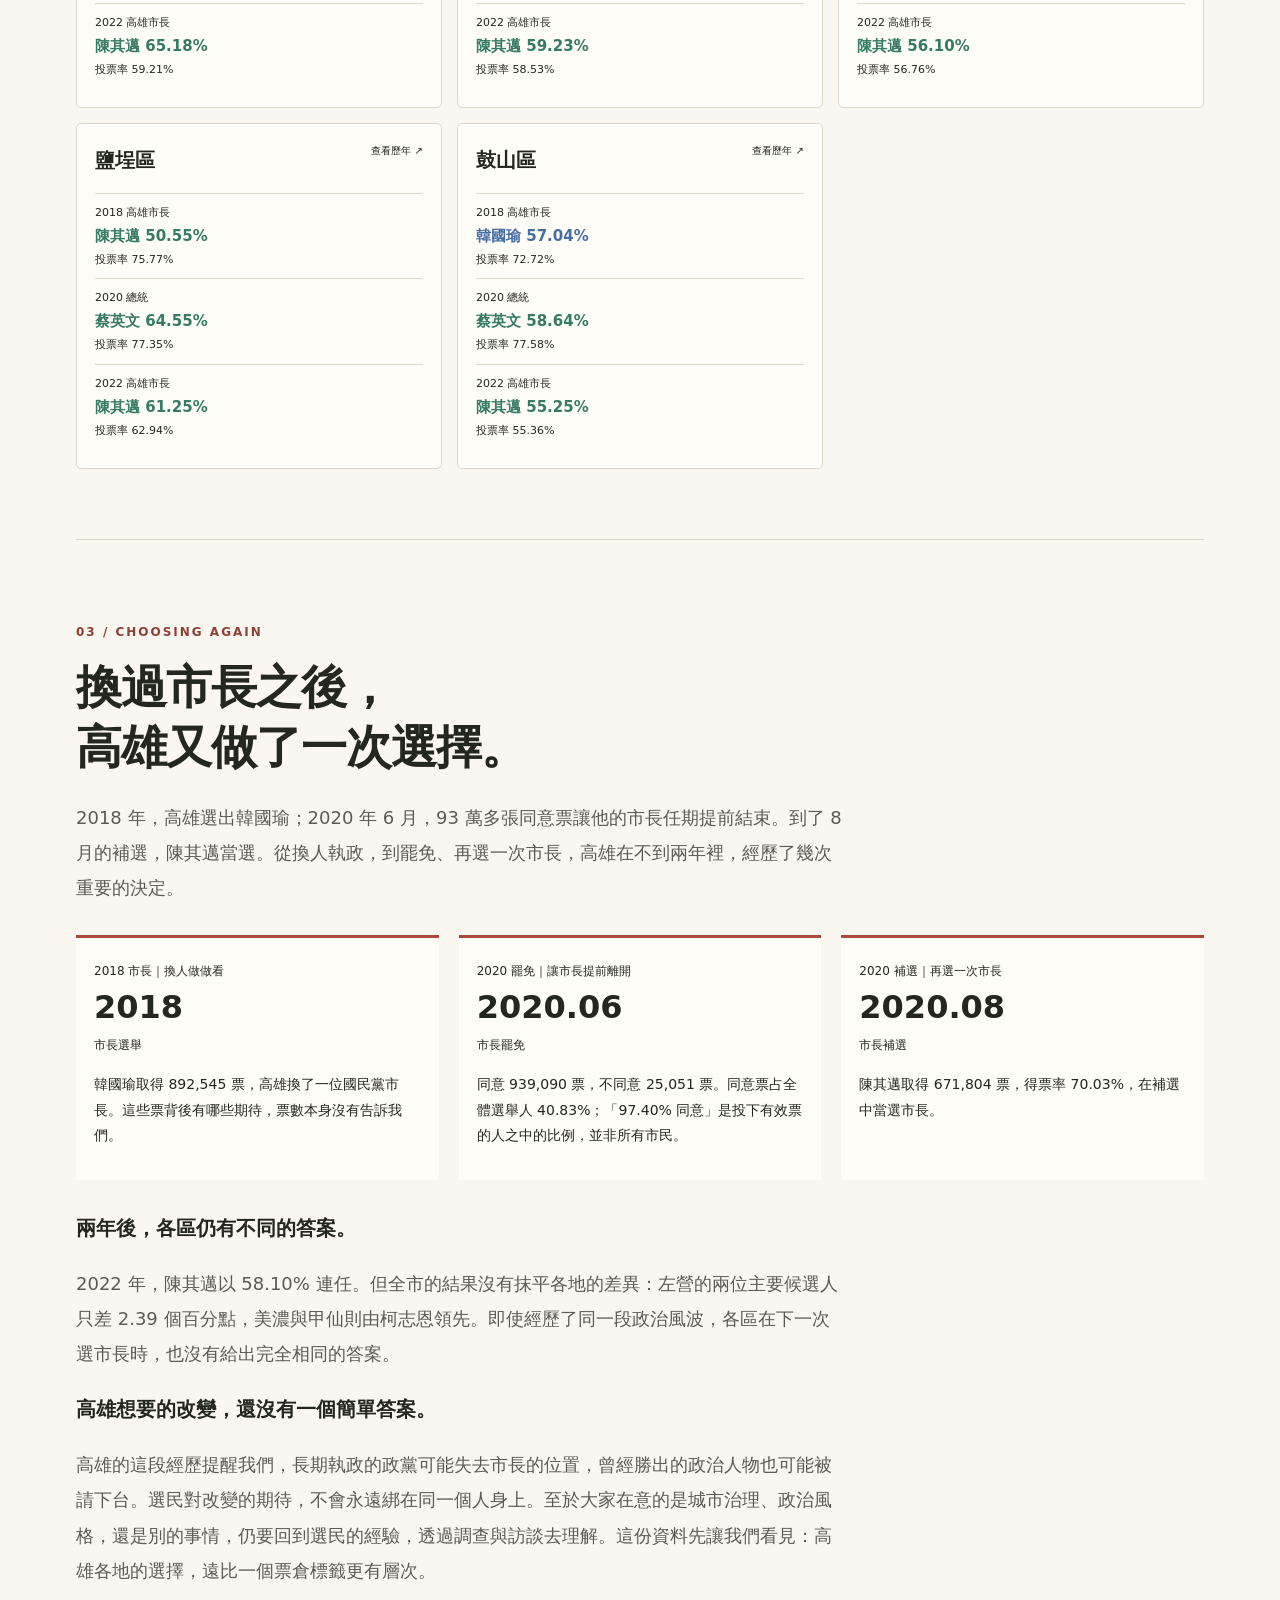
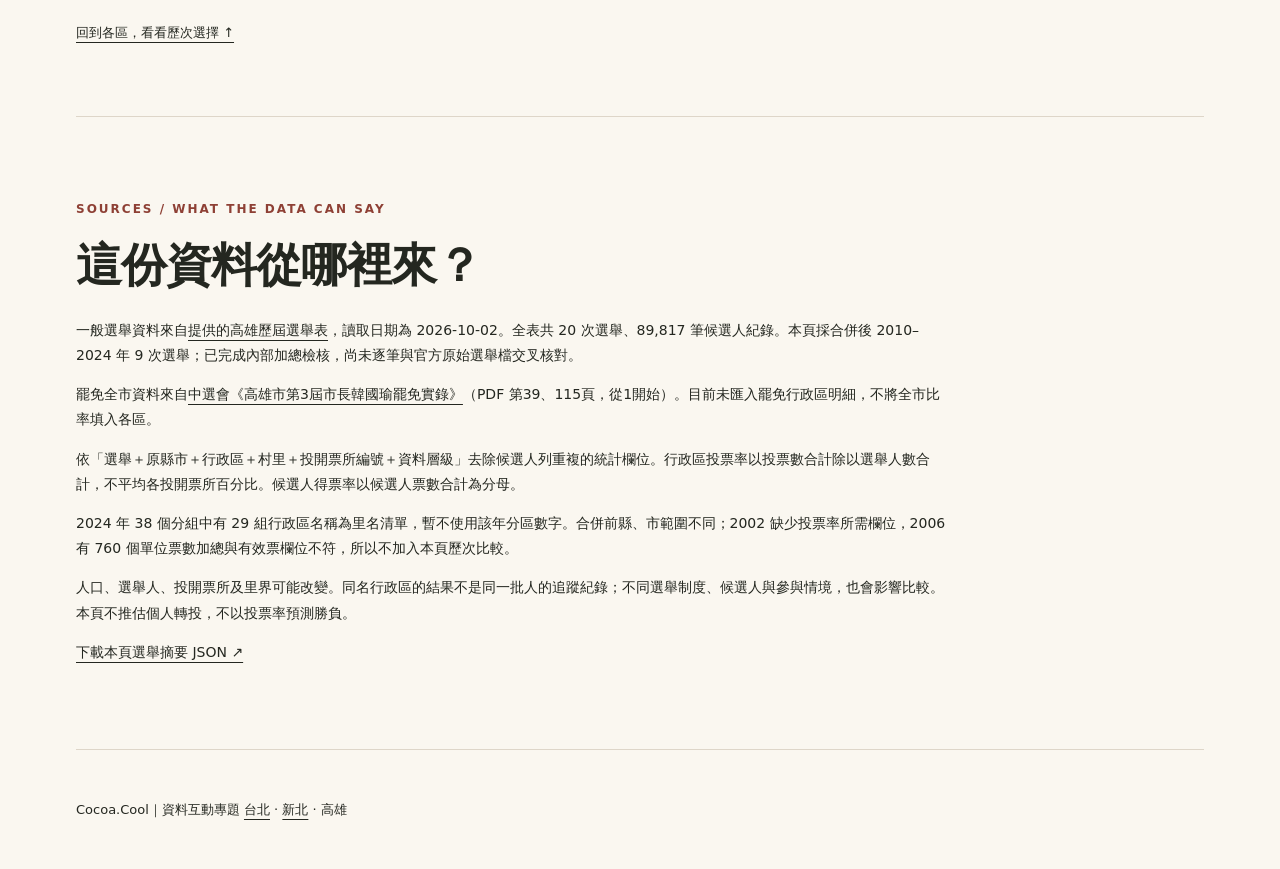
<file: kaohsiung-electorate.html>
<!doctype html>
<html lang="zh-Hant"><head>
<meta charset="utf-8"><meta name="viewport" content="width=device-width,initial-scale=1">
<title>高雄｜走過嘗試，城市繼續蛻變｜Cocoa.Cool</title>
<meta name="description" content="高雄曾嘗試不同的政治選擇，經歷罷免與重新選舉後，再由民進黨執政。從38區的歷次選票，回看這座城市走過的轉折。">
<meta name="robots" content="index,follow"><link rel="canonical" href="https://www.thecocoa.cool/kaohsiung-electorate.html">
<meta property="og:type" content="article"><meta property="og:locale" content="zh_TW"><meta property="og:site_name" content="Cocoa.Cool">
<meta property="og:title" content="高雄｜走過嘗試，城市繼續蛻變｜Cocoa.Cool"><meta property="og:description" content="高雄曾嘗試不同的政治選擇，經歷罷免與重新選舉後，再由民進黨執政。從38區的歷次選票，回看這座城市走過的轉折。"><meta property="og:url" content="https://www.thecocoa.cool/kaohsiung-electorate.html"><meta property="og:image" content="https://www.thecocoa.cool/assets/kaohsiung-electorate-cover.png?v=830461caad"><meta property="og:image:width" content="1600"><meta property="og:image:height" content="900"><meta property="og:image:alt" content="暖米白與磚紅的高雄港灣選票概念圖">
<meta name="twitter:card" content="summary_large_image"><meta name="twitter:title" content="高雄｜走過嘗試，城市繼續蛻變｜Cocoa.Cool"><meta name="twitter:description" content="高雄曾嘗試不同的政治選擇，經歷罷免與重新選舉後，再由民進黨執政。從38區的歷次選票，回看這座城市走過的轉折。"><meta name="twitter:image" content="https://www.thecocoa.cool/assets/kaohsiung-electorate-cover.png?v=830461caad">
<script type="application/ld+json">{"@context":"https://schema.org","@type":"Article","headline":"高雄｜走過嘗試，城市繼續蛻變","description":"高雄曾嘗試不同的政治選擇，經歷罷免與重新選舉後，再由民進黨執政。從38區的歷次選票，回看這座城市走過的轉折。","url":"https://www.thecocoa.cool/kaohsiung-electorate.html","mainEntityOfPage":"https://www.thecocoa.cool/kaohsiung-electorate.html","image":"https://www.thecocoa.cool/assets/kaohsiung-electorate-cover.png?v=830461caad","inLanguage":"zh-Hant-TW","datePublished":"2026-10-02","dateModified":"2026-10-05","publisher":{"@type":"Organization","name":"Cocoa.Cool","url":"https://www.thecocoa.cool/"}}</script>
<link rel="stylesheet" href="kaohsiung-electorate.css?v=20261004"><script src="analytics.js" defer></script><script type="module" src="kaohsiung-electorate.js"></script>
</head><body>
<nav><a href="index.html">Cocoa.Cool ↗</a><span>資料互動專題 / 2026.10.02</span></nav>
<main><header class="hero"><p class="eyebrow">KAOHSIUNG / THROUGH CHANGE AND CHOICE</p><h1>高雄｜走過嘗試，<br><span>城市繼續蛻變</span></h1>
<figure class="electorate-cover"><img src="assets/kaohsiung-electorate-cover.svg?v=830461caad" width="1600" height="900" alt="暖米白與磚紅的高雄港灣概念插畫" fetchpriority="high"><figcaption>一座城市，幾次選擇｜概念插畫，非實際選票比例。</figcaption></figure>
<div class="intro"><p>高雄曾經選擇另一種可能，<br>也在經歷之後，重新決定方向。</p><p>2018 年，韓國瑜在高雄當選市長。不到兩年，市民又透過罷免，讓他提前離開。這段經歷讓「高雄是綠營票倉」變得不夠用了：一座城市可以選擇換人，也可以決定再換一次。罷免之後，陳其邁在補選當選，並於 2022 年連任，市政重新由民進黨接手。把這幾年的選票攤開來看，我們回顧的是高雄已經走過的嘗試與轉折，以及各區如何在這段歷程中，重新決定方向。</p></div>
<p class="notice">從 2010 年縣市合併後看起，共 9 次選舉，另加 2020 年罷免的全市結果。2024 年分區資料仍待修正，這一年先看全市。資料來源與比較限制放在文末。</p></header>
<div class="chapter-nav"><a href="#history">01 歷次選擇</a><a href="#geography">02 地區走向</a><a href="#participation">03 重新選擇</a><a href="#sources">資料與方法</a></div><p id="load-status" role="status">正在載入高雄選舉資料…</p>
<section id="history"><p class="eyebrow">01 / DIFFERENT QUESTIONS, DIFFERENT ANSWERS</p><h2>市長換了人，<br>總統票沒有跟著走。</h2><p class="lead">2014 年，陳菊拿下近七成選票。四年後，韓國瑜以 53.87% 勝出；再到 2020 年總統大選，蔡英文卻在高雄拿到 62.23%。短短幾年，選票的重心移動了不只一次。選市長時願意讓國民黨試一試，選總統時又由民進黨取得多數——高雄的政治選擇，比一個「藍」或「綠」的標籤更豐富。</p>
<p class="caption">沿著年份往下看，比較市長票與總統票。點選一筆，就能看到每位候選人的票數，以及有多少人出門投票。</p><div class="legend"><span class="dpp">● 民進黨</span><span class="kmt">● 國民黨</span><span class="other">● 其他候選人（各自列示）</span></div><div id="history-timeline"></div><p class="caption">選票長條順序固定為民進黨、國民黨、其他候選人。長條分母為有效票；投票率分母為全體選舉人，兩者不同。罷免在第三節單獨呈現。</p></section>
<section id="geography"><p class="eyebrow">02 / ONE CITY, SEVERAL PATHS</p><h2>左營的拉鋸，<br>和美濃的選擇。</h2><p class="lead">全市結果容易讓人以為，高雄一起往同一個方向走。放大到各區，就會看到不同的故事。2018 年韓國瑜在 28 區領先，其中 25 區到了 2020 年總統大選，由蔡英文拿到最高票。但再看 2022 年市長選舉，有些地方支持陳其邁，有些仍在拉鋸，美濃則由柯志恩領先。</p>
<div class="case-grid"><article class="panel"><h3>楠梓｜三次選舉，兩種方向</h3><p>2018 年韓國瑜拿到 56.58%；2020 年蔡英文拿到 60.66%；2022 年陳其邁則是 56.98%。這裡曾讓國民黨市長候選人過半，後來兩場選舉又由民進黨領先。「一直偏向哪一黨」，並不足以描述這段變化。</p></article><article class="panel"><h3>左營｜全市勝選，這裡仍拉鋸</h3><p>2022 年陳其邁在全市拿到 58.10%，左營卻只有 50.48%，柯志恩緊跟在後，拿到 48.09%。同樣是陳其邁領先，左營的兩人差距只有 2.39 個百分點，和全市的勝負幅度很不一樣。</p></article><article class="panel"><h3>美濃｜市長和總統，分開選</h3><p>2020 年蔡英文在美濃拿到 52.53%，兩年後選市長，柯志恩以 49.53% 小幅領先陳其邁的 48.44%。如果只看總統票，就容易漏掉美濃在地方選舉裡的另一種選擇。</p></article></div>
<div id="region-explorer"><h3 id="region-title">每次選擇放在一起看</h3><div class="controls"><label>選一個行政區<select id="region-district"></select></label><label>選舉種類<select id="region-type"><option value="all">全部選舉</option><option value="mayor">市長與補選</option><option value="president">總統</option></select></label></div><div id="region-history"></div><p class="caption" id="region-coverage"></p></div>
<h3>你住的地方，這幾次怎麼選？</h3><p class="caption">也有地方走得比較穩定：茂林、桃源、那瑪夏在下列三次選舉，最高票都屬於國民黨候選人。選一個熟悉的區，看看它和全市有多像，又有哪裡不同。這些是地區總票，不能據此認定同一批人轉投。</p><div class="controls"><label>顯示地區<select id="district-filter"><option value="all">全部 38 區</option><option value="changed">領先政黨曾改變的地區</option></select></label></div><p id="matrix-count" class="caption" aria-live="polite"></p><div class="district-grid" id="district-matrix"></div></section>
<section id="participation"><p class="eyebrow">03 / CHOOSING AGAIN</p><h2>換過市長之後，<br>高雄又做了一次選擇。</h2><p class="lead">2018 年，高雄選出韓國瑜；2020 年 6 月，93 萬多張同意票讓他的市長任期提前結束。到了 8 月的補選，陳其邁當選。從換人執政，到罷免、再選一次市長，高雄在不到兩年裡，經歷了幾次重要的決定。</p>
<div class="recall-flow"><article><small>2018 市長｜換人做做看</small><b>2018</b><small>市長選舉</small><p>韓國瑜取得 892,545 票，高雄換了一位國民黨市長。這些票背後有哪些期待，票數本身沒有告訴我們。</p></article><article><small>2020 罷免｜讓市長提前離開</small><b>2020.06</b><small>市長罷免</small><p>同意 939,090 票，不同意 25,051 票。同意票占全體選舉人 40.83%；「97.40% 同意」是投下有效票的人之中的比例，並非所有市民。</p></article><article><small>2020 補選｜再選一次市長</small><b>2020.08</b><small>市長補選</small><p>陳其邁取得 671,804 票，得票率 70.03%，在補選中當選市長。</p></article></div>
<h3>兩年後，各區仍有不同的答案。</h3><p class="lead">2022 年，陳其邁以 58.10% 連任。但全市的結果沒有抹平各地的差異：左營的兩位主要候選人只差 2.39 個百分點，美濃與甲仙則由柯志恩領先。即使經歷了同一段政治風波，各區在下一次選市長時，也沒有給出完全相同的答案。</p>
<h3>高雄想要的改變，還沒有一個簡單答案。</h3><p class="lead">高雄的這段經歷提醒我們，長期執政的政黨可能失去市長的位置，曾經勝出的政治人物也可能被請下台。選民對改變的期待，不會永遠綁在同一個人身上。至於大家在意的是城市治理、政治風格，還是別的事情，仍要回到選民的經驗，透過調查與訪談去理解。這份資料先讓我們看見：高雄各地的選擇，遠比一個票倉標籤更有層次。</p><a class="jump" href="#region-explorer">回到各區，看看歷次選擇 ↑</a></section>
<section id="sources"><p class="eyebrow">SOURCES / WHAT THE DATA CAN SAY</p><h2>這份資料從哪裡來？</h2><div class="method-list"><p>一般選舉資料來自<a href="https://docs.google.com/spreadsheets/d/1pIvKoyyLxQ-y8dj9fdekcetjib_OJVC4JSfp3mWKX_Y/edit?gid=2067901367">提供的高雄歷屆選舉表</a>，讀取日期為 2026-10-02。全表共 20 次選舉、89,817 筆候選人紀錄。本頁採合併後 2010–2024 年 9 次選舉；已完成內部加總檢核，尚未逐筆與官方原始選舉檔交叉核對。</p><p>罷免全市資料來自<a href="https://web.cec.gov.tw/api/file/ccef182f-1c08-44ae-8745-d2eb410df42d.pdf">中選會《高雄市第3屆市長韓國瑜罷免實錄》</a>（PDF 第39、115頁，從1開始）。目前未匯入罷免行政區明細，不將全市比率填入各區。</p><p>依「選舉＋原縣市＋行政區＋村里＋投開票所編號＋資料層級」去除候選人列重複的統計欄位。行政區投票率以投票數合計除以選舉人數合計，不平均各投開票所百分比。候選人得票率以候選人票數合計為分母。</p><p>2024 年 38 個分組中有 29 組行政區名稱為里名清單，暫不使用該年分區數字。合併前縣、市範圍不同；2002 缺少投票率所需欄位，2006 有 760 個單位票數加總與有效票欄位不符，所以不加入本頁歷次比較。</p><p>人口、選舉人、投開票所及里界可能改變。同名行政區的結果不是同一批人的追蹤紀錄；不同選舉制度、候選人與參與情境，也會影響比較。本頁不推估個人轉投，不以投票率預測勝負。</p><p><a href="data/kaohsiung-elections.json">下載本頁選舉摘要 JSON ↗</a></p></div></section>
</main><footer><p>Cocoa.Cool｜資料互動專題 <a href="taipei-electorate.html">台北</a> · <a href="new-taipei-electorate.html">新北</a> · 高雄</p></footer></body></html>
</file>
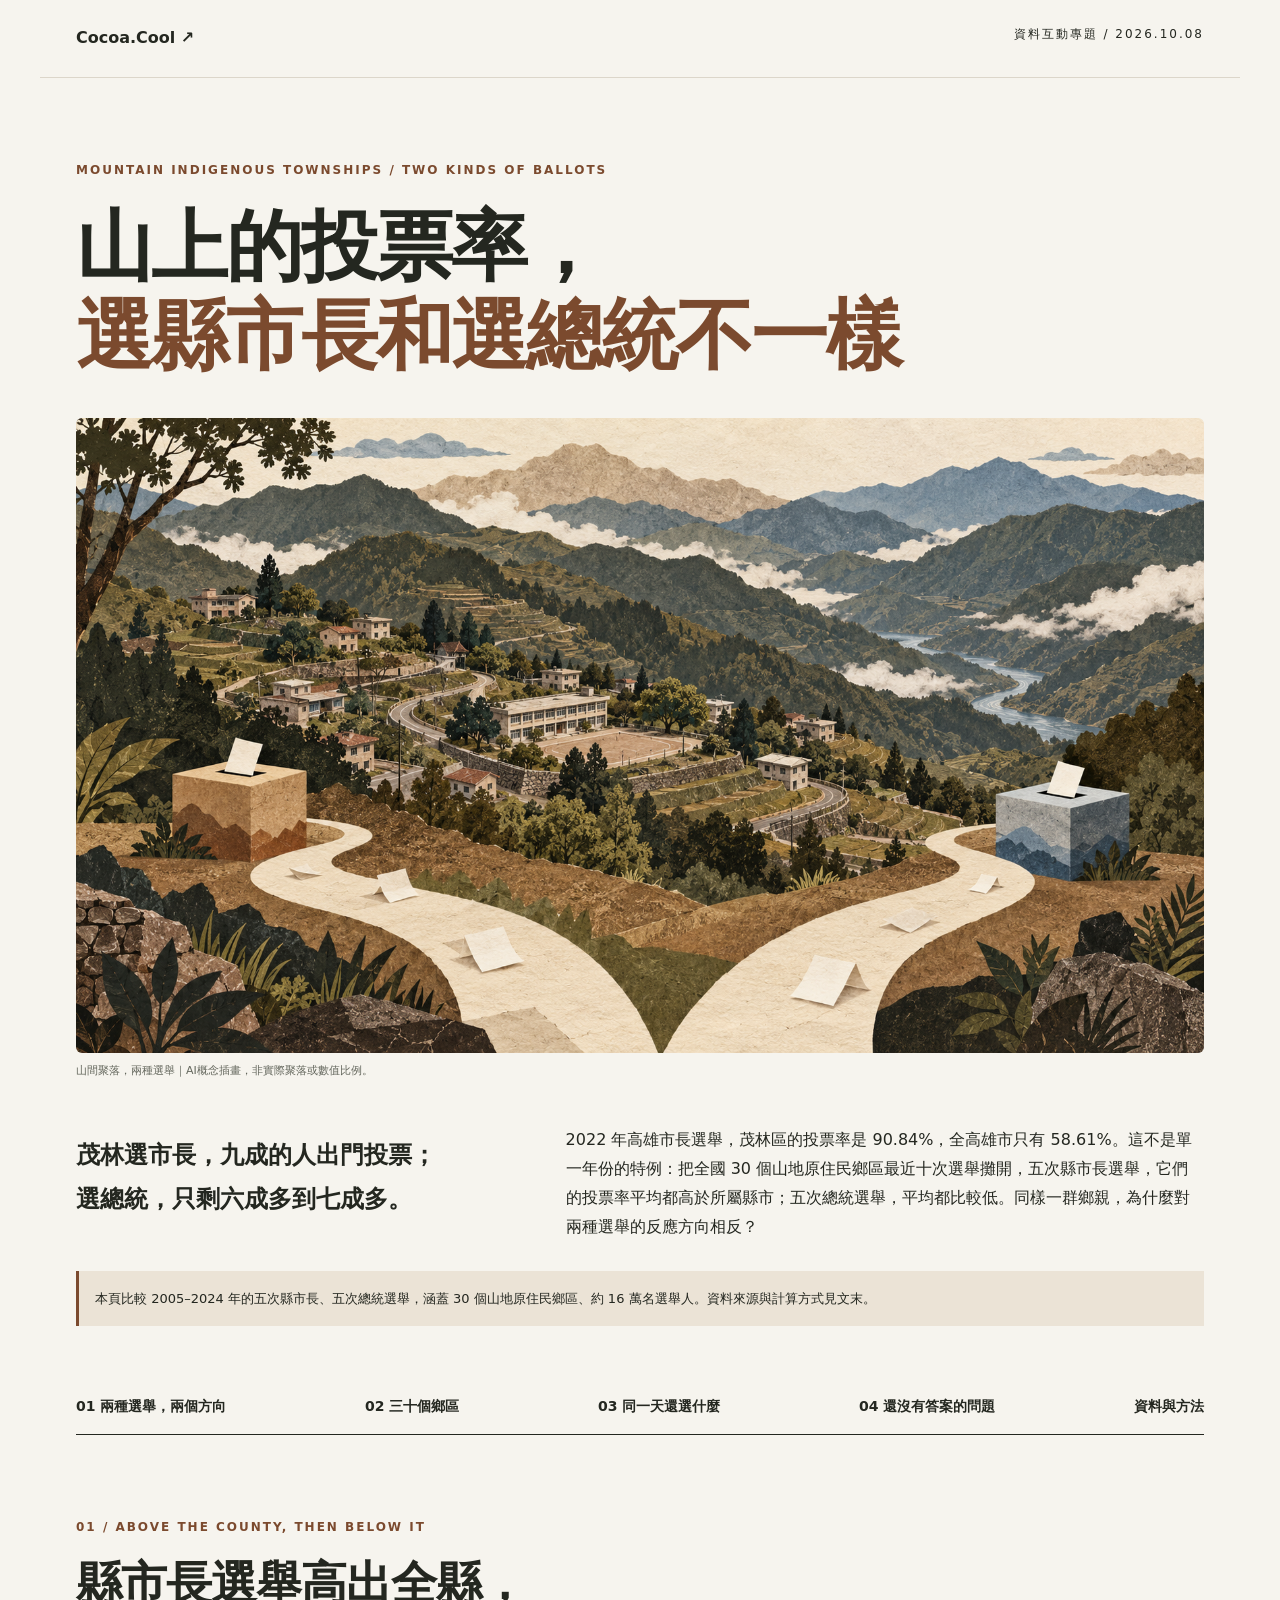
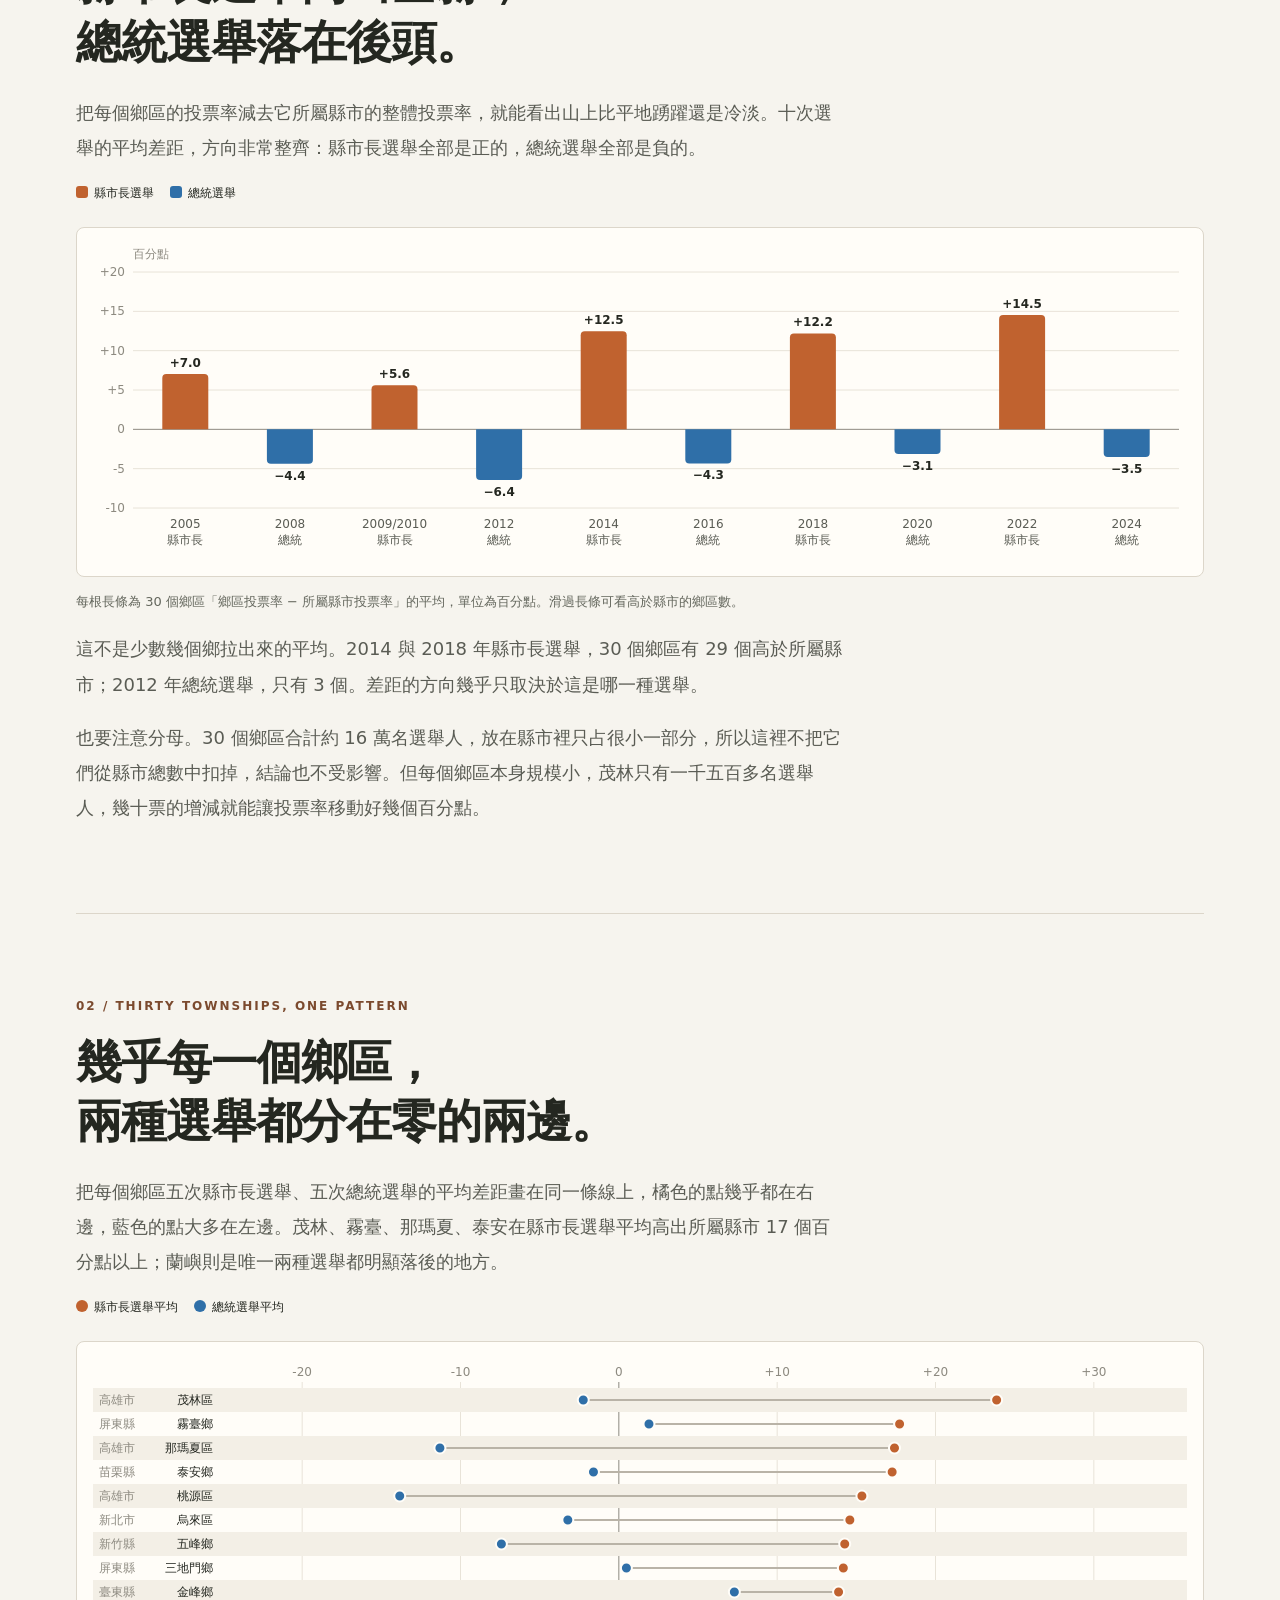
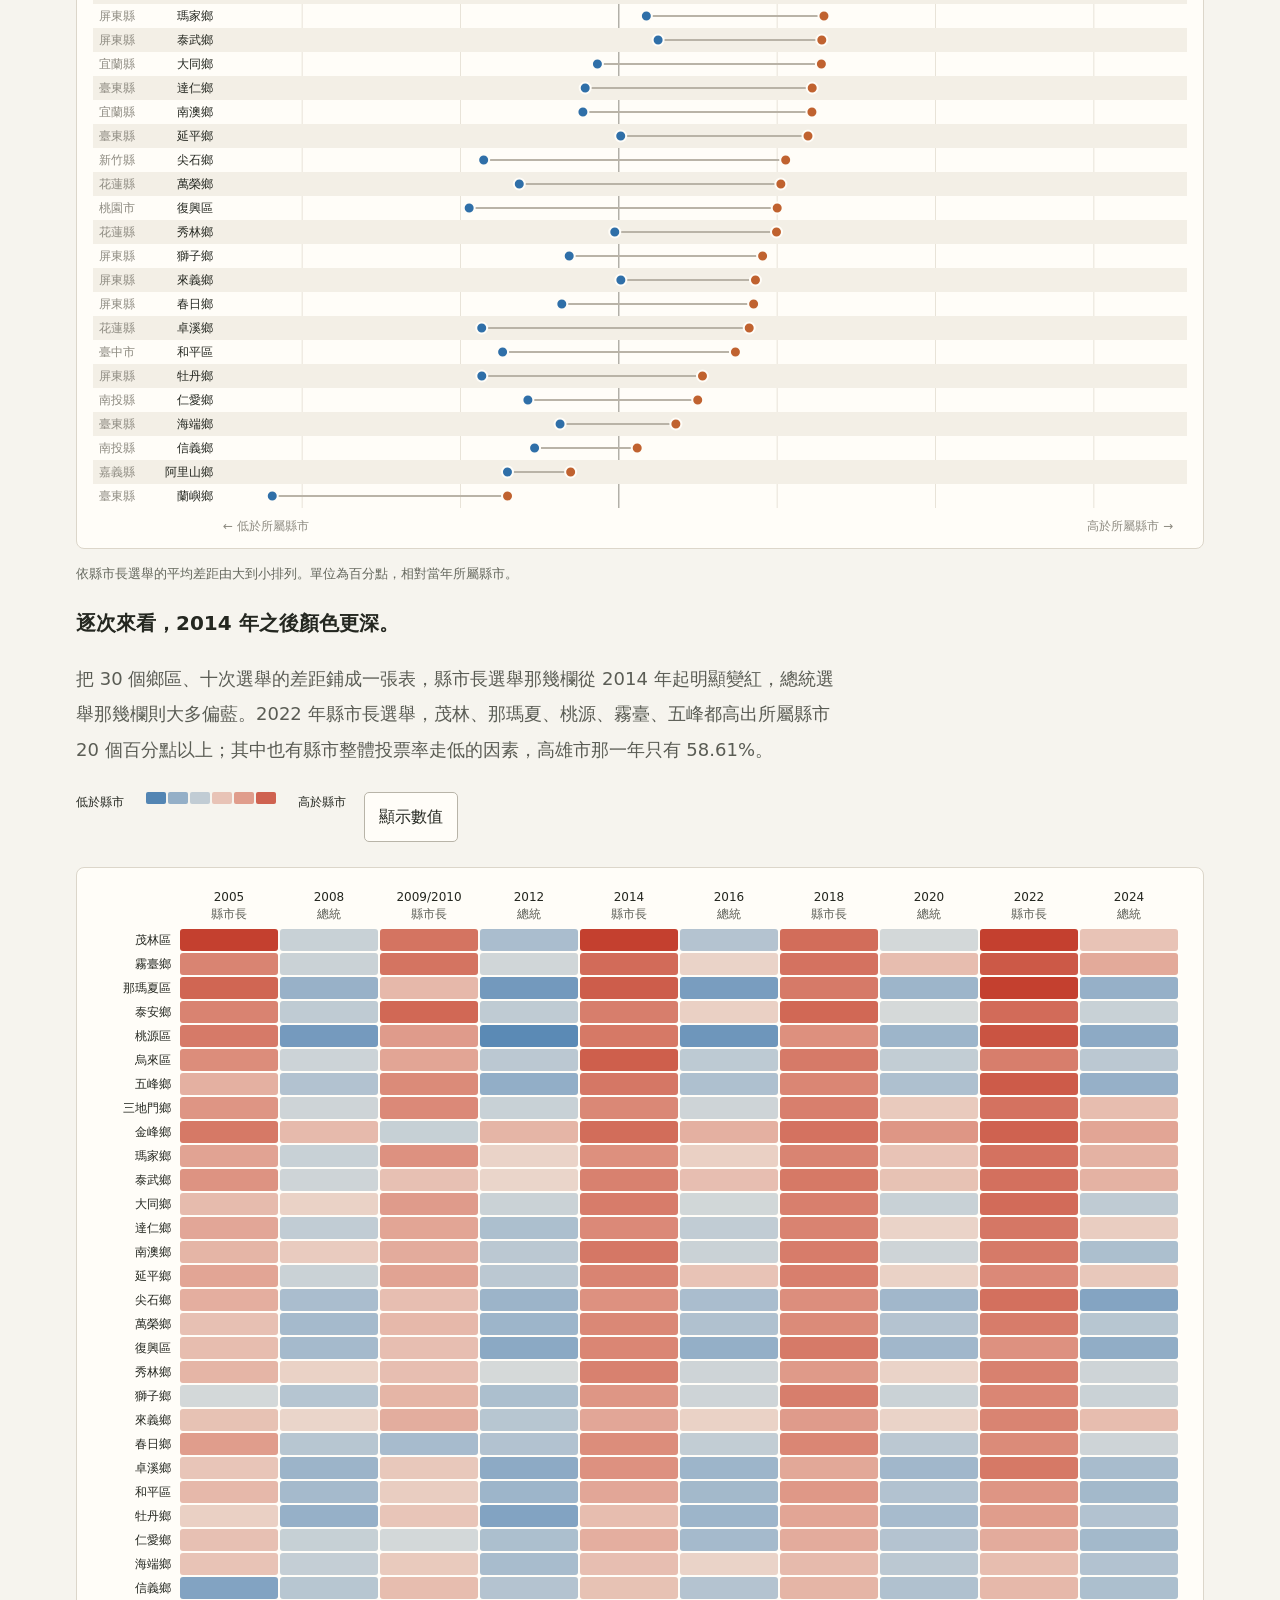
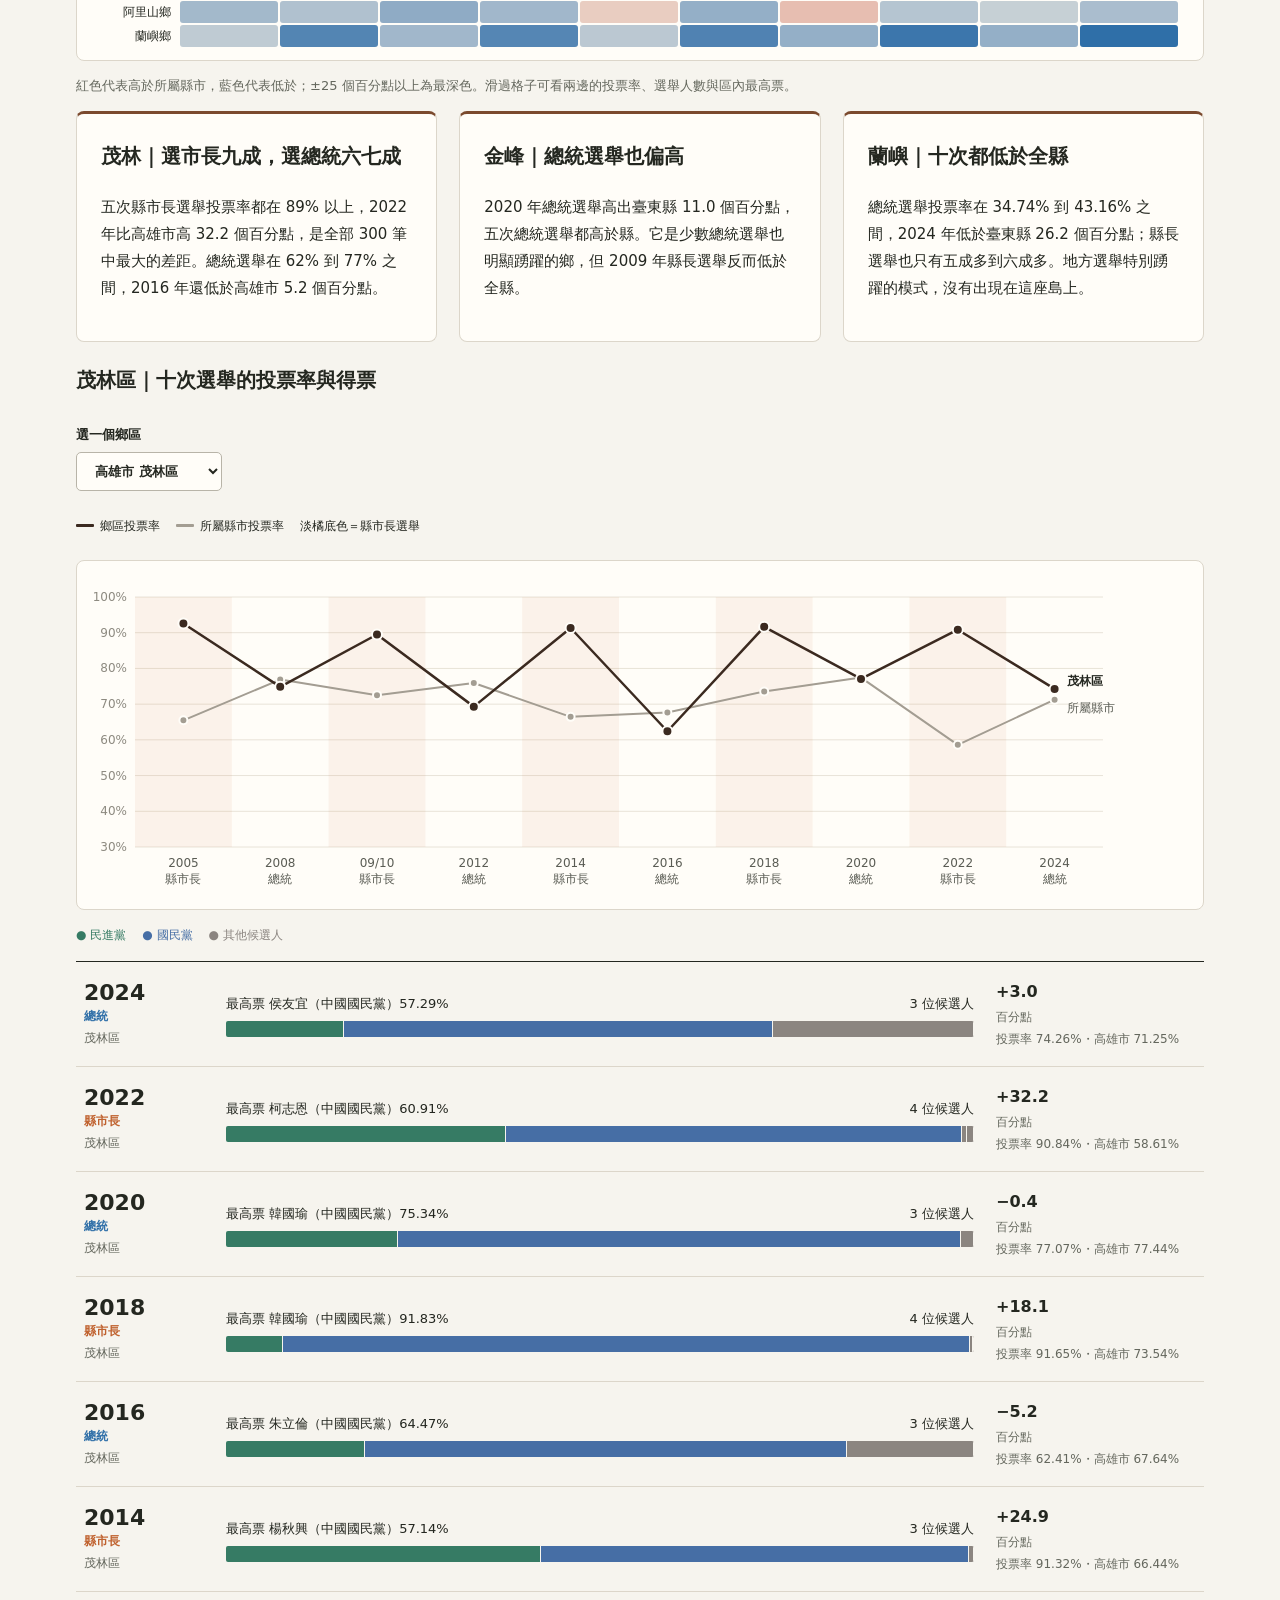
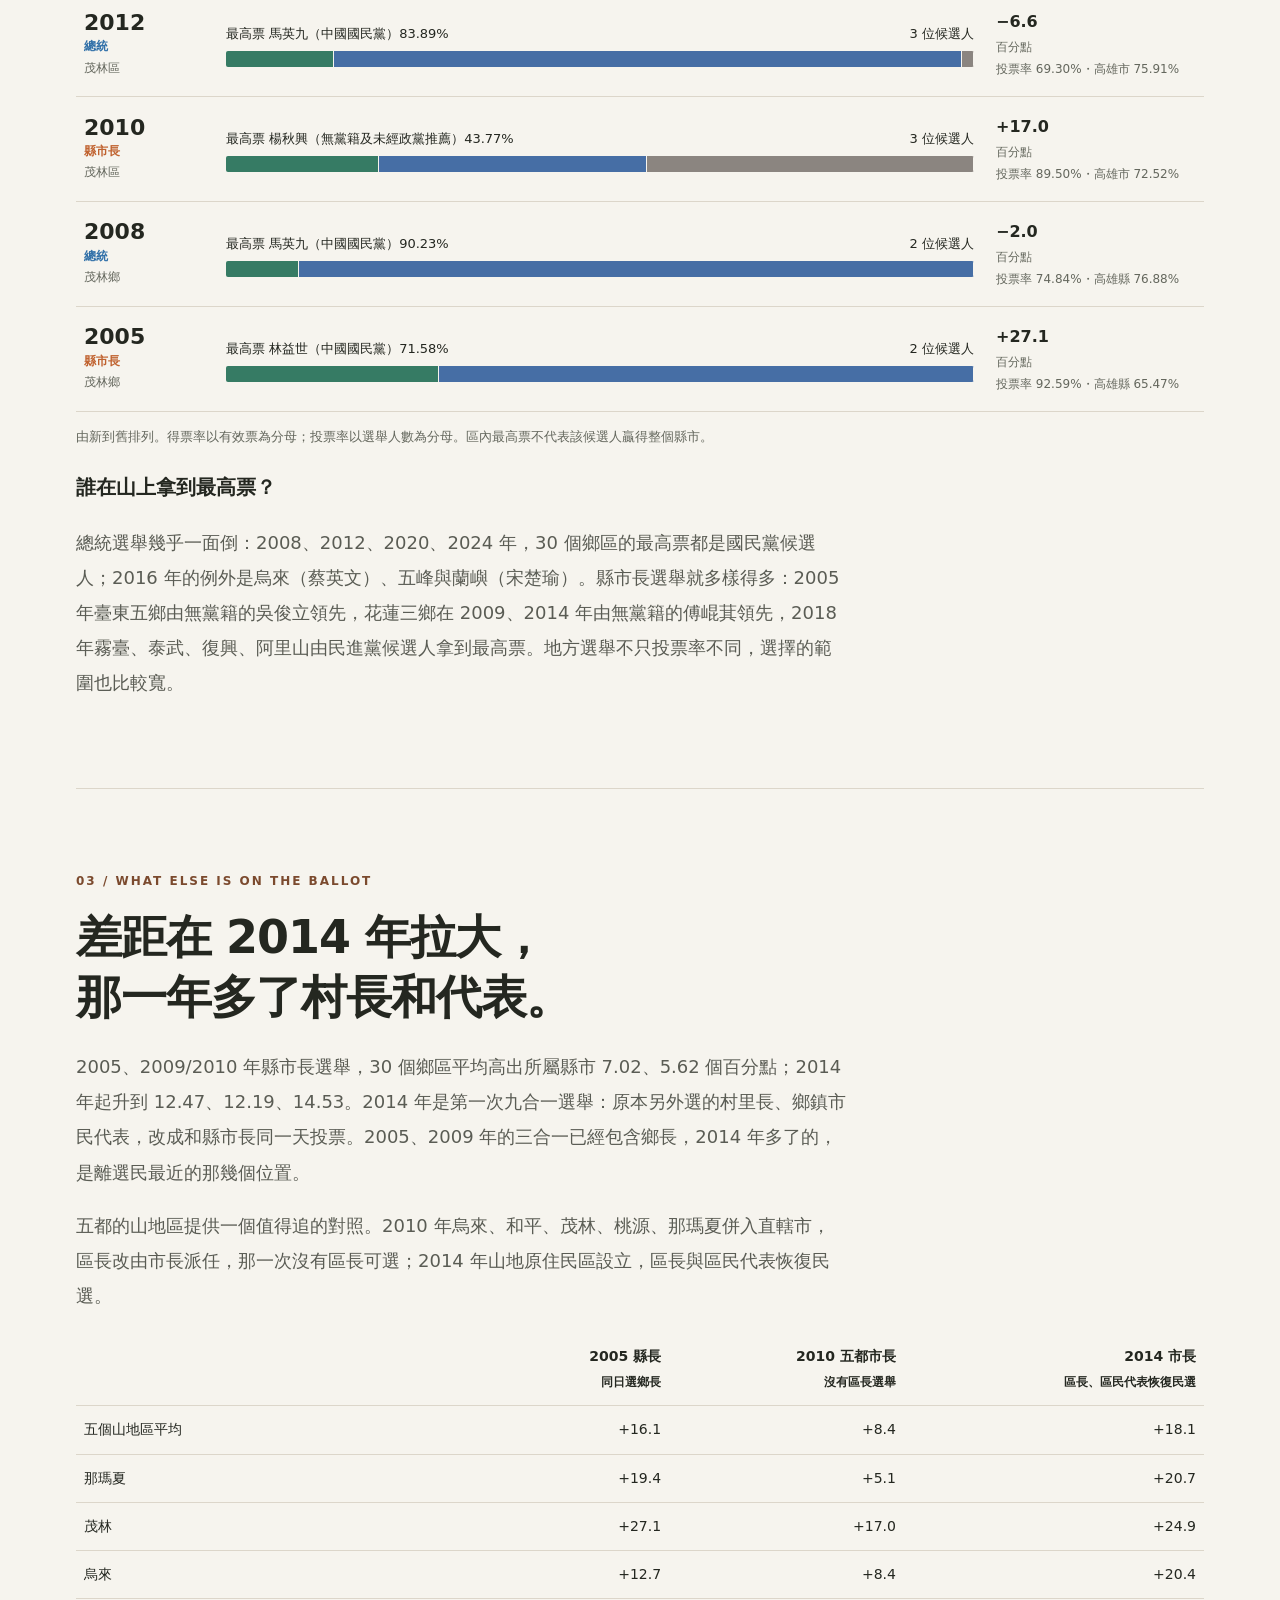
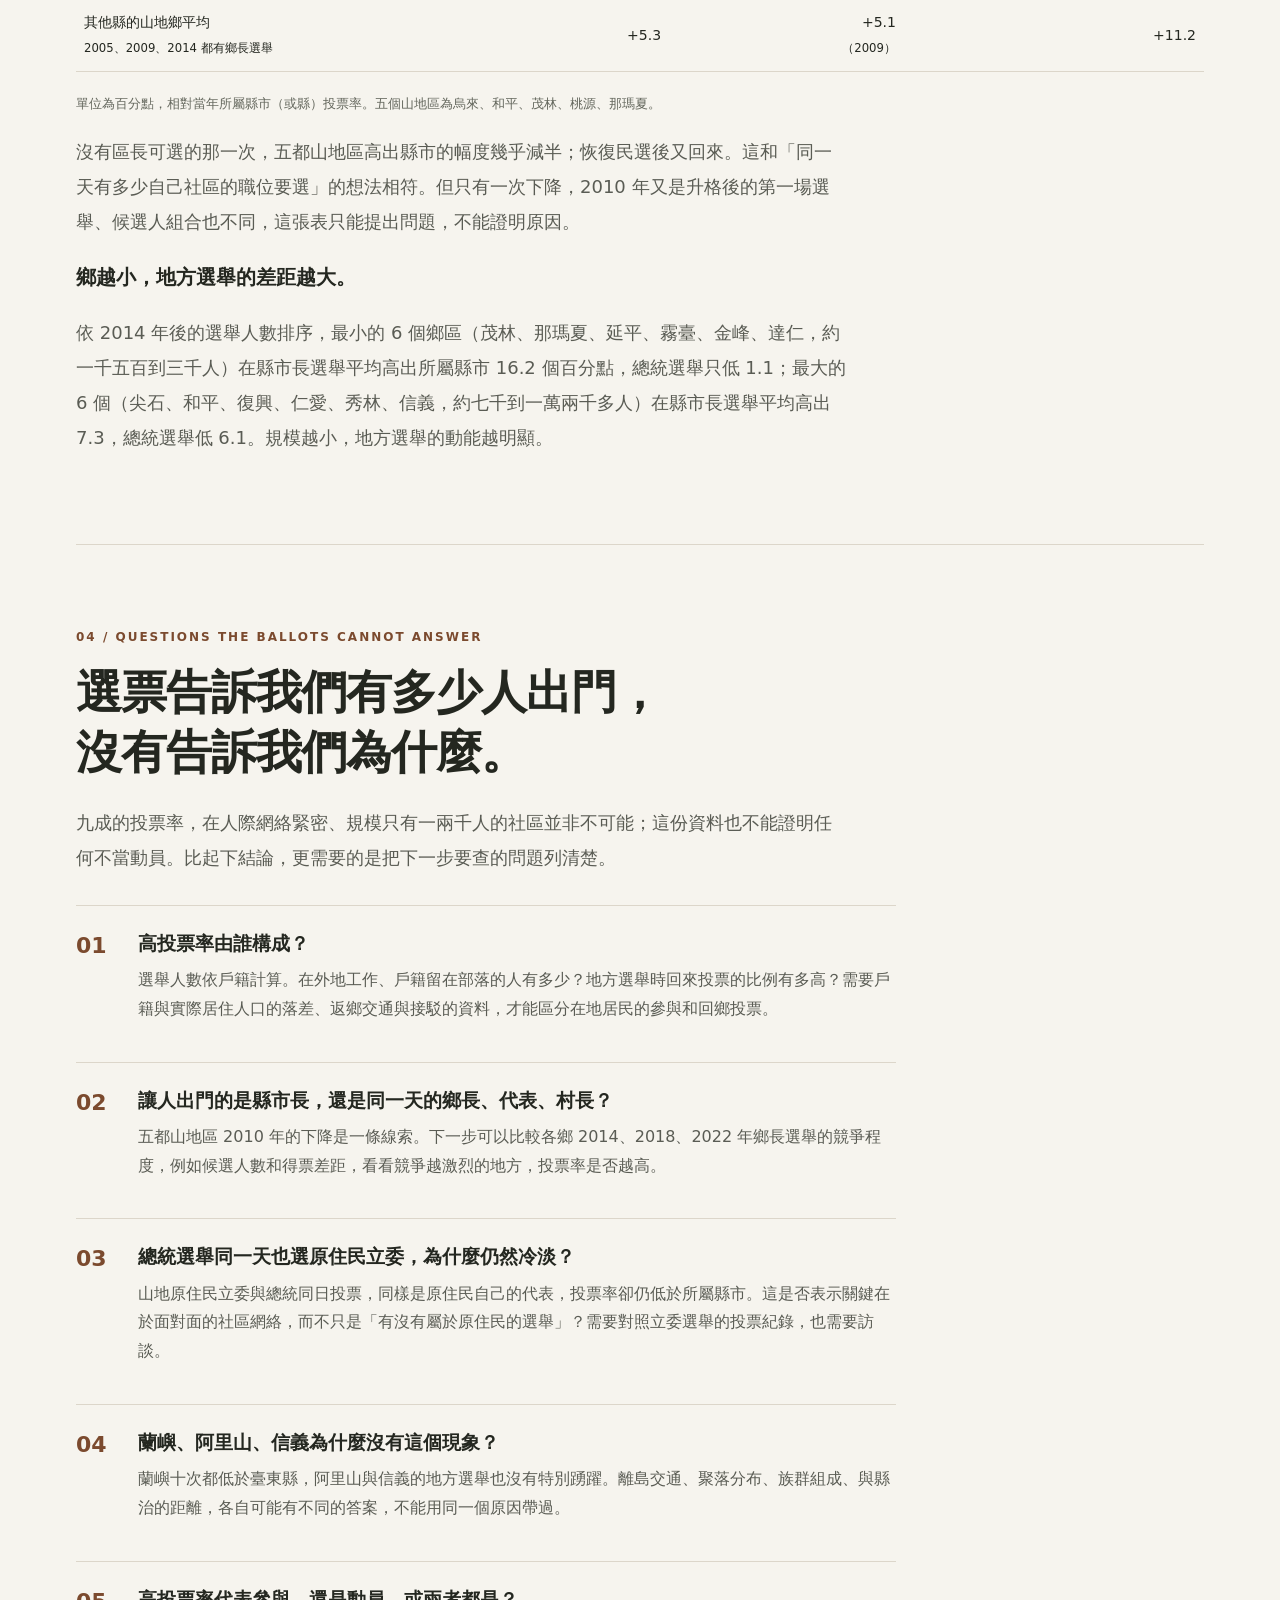
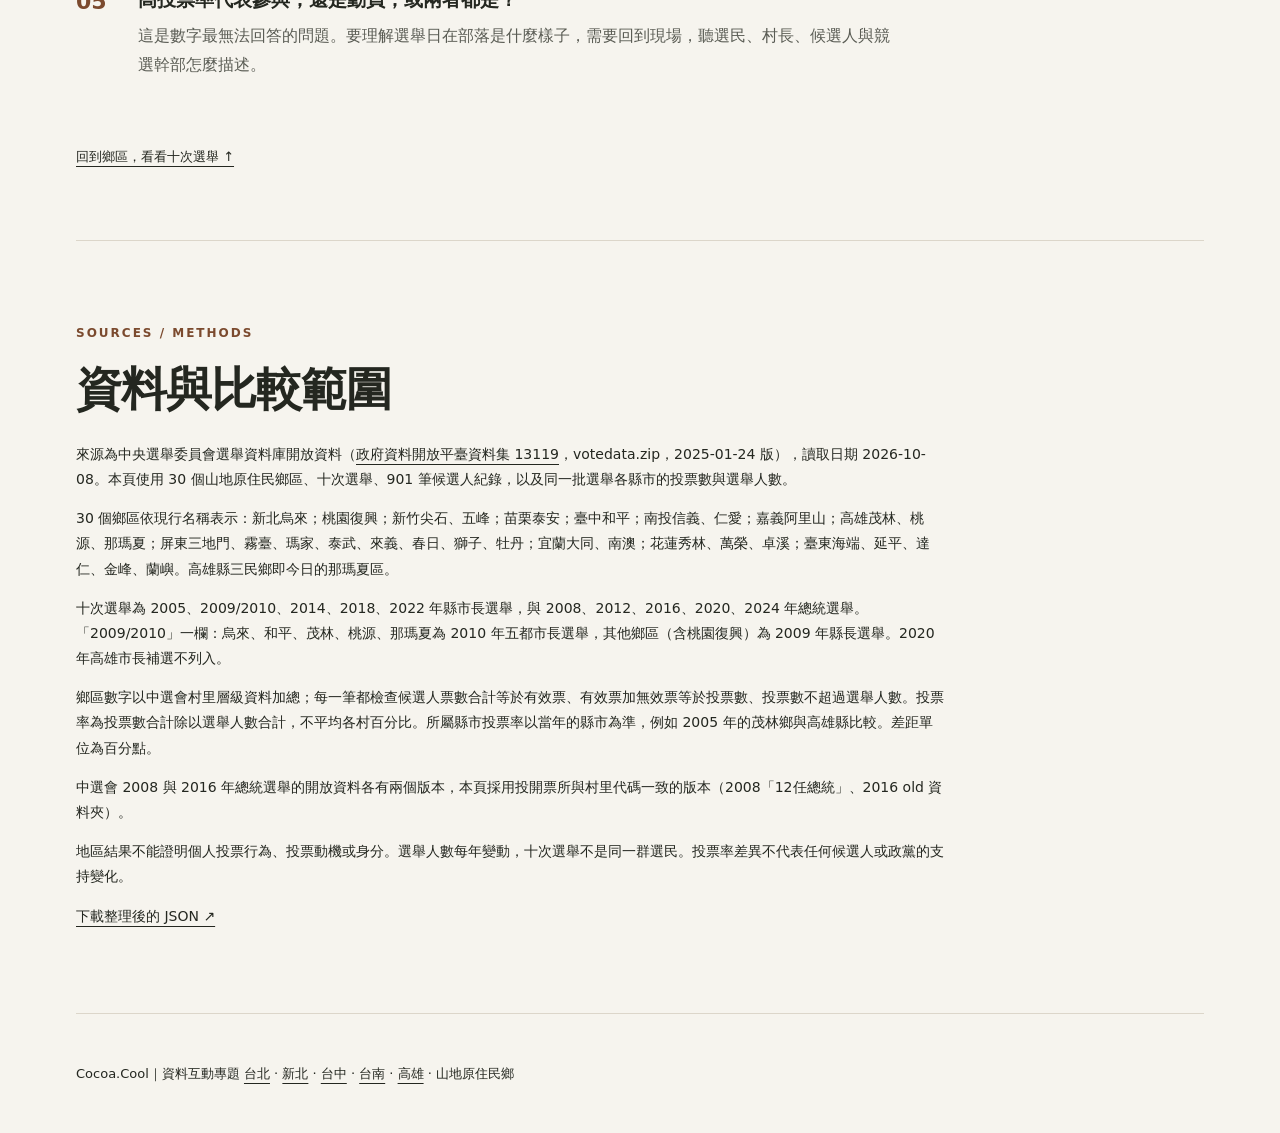
<file: mountain-turnout.html>
<!doctype html><html lang="zh-Hant"><head><meta charset="utf-8"><meta name="viewport" content="width=device-width,initial-scale=1"><title>山地原住民鄉｜選縣市長比全縣踴躍，選總統反而落後｜Cocoa.Cool</title><meta name="description" content="全國30個山地原住民鄉區，最近十次選舉中，縣市長選舉的投票率平均高出所屬縣市6到15個百分點，總統選舉卻低3到6個百分點。從茂林的九成投票率出發，整理數字，也列出還沒有答案的問題。"><meta name="robots" content="index,follow"><link rel="canonical" href="https://www.thecocoa.cool/mountain-turnout.html"><meta property="og:type" content="article"><meta property="og:locale" content="zh_TW"><meta property="og:site_name" content="Cocoa.Cool"><meta property="og:title" content="山地原住民鄉｜選縣市長比全縣踴躍，選總統反而落後｜Cocoa.Cool"><meta property="og:description" content="全國30個山地原住民鄉區，最近十次選舉中，縣市長選舉的投票率平均高出所屬縣市6到15個百分點，總統選舉卻低3到6個百分點。從茂林的九成投票率出發，整理數字，也列出還沒有答案的問題。"><meta property="og:url" content="https://www.thecocoa.cool/mountain-turnout.html"><meta property="og:image" content="https://www.thecocoa.cool/assets/mountain-turnout-cover.png"><meta property="og:image:width" content="1672"><meta property="og:image:height" content="941"><meta property="og:image:alt" content="山間聚落、蜿蜒道路與選票的棕色紙雕概念插畫"><meta name="twitter:card" content="summary_large_image"><meta name="twitter:title" content="山地原住民鄉｜選縣市長比全縣踴躍，選總統反而落後｜Cocoa.Cool"><meta name="twitter:description" content="全國30個山地原住民鄉區，最近十次選舉中，縣市長選舉的投票率平均高出所屬縣市6到15個百分點，總統選舉卻低3到6個百分點。從茂林的九成投票率出發，整理數字，也列出還沒有答案的問題。"><meta name="twitter:image" content="https://www.thecocoa.cool/assets/mountain-turnout-cover.png"><script type="application/ld+json">{"@context": "https://schema.org", "@type": "Article", "headline": "山地原住民鄉｜選縣市長比全縣踴躍，選總統反而落後", "description": "全國30個山地原住民鄉區，最近十次選舉中，縣市長選舉的投票率平均高出所屬縣市6到15個百分點，總統選舉卻低3到6個百分點。從茂林的九成投票率出發，整理數字，也列出還沒有答案的問題。", "url": "https://www.thecocoa.cool/mountain-turnout.html", "mainEntityOfPage": "https://www.thecocoa.cool/mountain-turnout.html", "image": "https://www.thecocoa.cool/assets/mountain-turnout-cover.png", "inLanguage": "zh-Hant-TW", "datePublished": "2026-10-08", "dateModified": "2026-10-08", "publisher": {"@type": "Organization", "name": "Cocoa.Cool", "url": "https://www.thecocoa.cool/"}}</script><link rel="stylesheet" href="mountain-turnout.css"><script src="analytics.js" defer></script><script type="module" src="mountain-turnout.js"></script></head><body><nav><a href="index.html">Cocoa.Cool ↗</a><span>資料互動專題 / 2026.10.08</span></nav><main>
<header class="hero"><p class="eyebrow">MOUNTAIN INDIGENOUS TOWNSHIPS / TWO KINDS OF BALLOTS</p><h1>山上的投票率，<br><span>選縣市長和選總統不一樣</span></h1><figure class="electorate-cover"><img src="assets/mountain-turnout-cover.png?v=2" width="1672" height="941" alt="山間聚落、蜿蜒道路與選票的棕色紙雕概念插畫" fetchpriority="high"><figcaption>山間聚落，兩種選舉｜AI概念插畫，非實際聚落或數值比例。</figcaption></figure>
<div class="intro"><p>茂林選市長，九成的人出門投票；<br>選總統，只剩六成多到七成多。</p><p>2022 年高雄市長選舉，茂林區的投票率是 90.84%，全高雄市只有 58.61%。這不是單一年份的特例：把全國 30 個山地原住民鄉區最近十次選舉攤開，五次縣市長選舉，它們的投票率平均都高於所屬縣市；五次總統選舉，平均都比較低。同樣一群鄉親，為什麼對兩種選舉的反應方向相反？</p></div><p class="notice">本頁比較 2005–2024 年的五次縣市長、五次總統選舉，涵蓋 30 個山地原住民鄉區、約 16 萬名選舉人。資料來源與計算方式見文末。</p></header>
<div class="chapter-nav"><a href="#direction">01 兩種選舉，兩個方向</a><a href="#townships">02 三十個鄉區</a><a href="#same-day">03 同一天還選什麼</a><a href="#questions">04 還沒有答案的問題</a><a href="#sources">資料與方法</a></div><p id="load-status" role="status">正在載入選舉資料…</p>

<section id="direction"><p class="eyebrow">01 / ABOVE THE COUNTY, THEN BELOW IT</p><h2>縣市長選舉高出全縣，<br>總統選舉落在後頭。</h2><p class="lead">把每個鄉區的投票率減去它所屬縣市的整體投票率，就能看出山上比平地踴躍還是冷淡。十次選舉的平均差距，方向非常整齊：縣市長選舉全部是正的，總統選舉全部是負的。</p>
<div class="legend"><span><i style="background:var(--local)"></i>縣市長選舉</span><span><i style="background:var(--pres)"></i>總統選舉</span></div><div class="chart" id="chart-rounds"></div><p class="caption">每根長條為 30 個鄉區「鄉區投票率 − 所屬縣市投票率」的平均，單位為百分點。滑過長條可看高於縣市的鄉區數。</p>
<p class="lead">這不是少數幾個鄉拉出來的平均。2014 與 2018 年縣市長選舉，30 個鄉區有 29 個高於所屬縣市；2012 年總統選舉，只有 3 個。差距的方向幾乎只取決於這是哪一種選舉。</p><p class="lead">也要注意分母。30 個鄉區合計約 16 萬名選舉人，放在縣市裡只占很小一部分，所以這裡不把它們從縣市總數中扣掉，結論也不受影響。但每個鄉區本身規模小，茂林只有一千五百多名選舉人，幾十票的增減就能讓投票率移動好幾個百分點。</p></section>

<section id="townships"><p class="eyebrow">02 / THIRTY TOWNSHIPS, ONE PATTERN</p><h2>幾乎每一個鄉區，<br>兩種選舉都分在零的兩邊。</h2><p class="lead">把每個鄉區五次縣市長選舉、五次總統選舉的平均差距畫在同一條線上，橘色的點幾乎都在右邊，藍色的點大多在左邊。茂林、霧臺、那瑪夏、泰安在縣市長選舉平均高出所屬縣市 17 個百分點以上；蘭嶼則是唯一兩種選舉都明顯落後的地方。</p>
<div class="legend"><span><i class="dot" style="background:var(--local)"></i>縣市長選舉平均</span><span><i class="dot" style="background:var(--pres)"></i>總統選舉平均</span></div><div class="chart" id="chart-towns"></div><p class="caption">依縣市長選舉的平均差距由大到小排列。單位為百分點，相對當年所屬縣市。</p>
<h3>逐次來看，2014 年之後顏色更深。</h3><p class="lead">把 30 個鄉區、十次選舉的差距鋪成一張表，縣市長選舉那幾欄從 2014 年起明顯變紅，總統選舉那幾欄則大多偏藍。2022 年縣市長選舉，茂林、那瑪夏、桃源、霧臺、五峰都高出所屬縣市 20 個百分點以上；其中也有縣市整體投票率走低的因素，高雄市那一年只有 58.61%。</p>
<div class="controls"><span class="legend" style="margin:0">低於縣市<span class="heat-scale" id="heat-scale"></span>高於縣市</span><button type="button" id="heat-numbers" aria-pressed="false">顯示數值</button></div><div class="chart scroll" id="chart-heat"></div><p class="caption">紅色代表高於所屬縣市，藍色代表低於；±25 個百分點以上為最深色。滑過格子可看兩邊的投票率、選舉人數與區內最高票。</p>
<div class="case-grid"><article class="panel"><h3>茂林｜選市長九成，選總統六七成</h3><p>五次縣市長選舉投票率都在 89% 以上，2022 年比高雄市高 32.2 個百分點，是全部 300 筆中最大的差距。總統選舉在 62% 到 77% 之間，2016 年還低於高雄市 5.2 個百分點。</p></article><article class="panel"><h3>金峰｜總統選舉也偏高</h3><p>2020 年總統選舉高出臺東縣 11.0 個百分點，五次總統選舉都高於縣。它是少數總統選舉也明顯踴躍的鄉，但 2009 年縣長選舉反而低於全縣。</p></article><article class="panel"><h3>蘭嶼｜十次都低於全縣</h3><p>總統選舉投票率在 34.74% 到 43.16% 之間，2024 年低於臺東縣 26.2 個百分點；縣長選舉也只有五成多到六成多。地方選舉特別踴躍的模式，沒有出現在這座島上。</p></article></div>
<div id="town-explorer"><h3 id="town-title">十次選舉的投票率與得票</h3><div class="controls"><label>選一個鄉區<select id="town-select"></select></label></div><div class="legend"><span><i class="line" style="background:var(--town)"></i>鄉區投票率</span><span><i class="line" style="background:var(--county)"></i>所屬縣市投票率</span><span>淡橘底色＝縣市長選舉</span></div><div class="chart" id="town-chart"></div><div class="legend"><span class="dpp">● 民進黨</span><span class="kmt">● 國民黨</span><span class="other">● 其他候選人</span></div><div class="town-history" id="town-history"></div><p class="caption">由新到舊排列。得票率以有效票為分母；投票率以選舉人數為分母。區內最高票不代表該候選人贏得整個縣市。</p></div>
<h3>誰在山上拿到最高票？</h3><p class="lead">總統選舉幾乎一面倒：2008、2012、2020、2024 年，30 個鄉區的最高票都是國民黨候選人；2016 年的例外是烏來（蔡英文）、五峰與蘭嶼（宋楚瑜）。縣市長選舉就多樣得多：2005 年臺東五鄉由無黨籍的吳俊立領先，花蓮三鄉在 2009、2014 年由無黨籍的傅崐萁領先，2018 年霧臺、泰武、復興、阿里山由民進黨候選人拿到最高票。地方選舉不只投票率不同，選擇的範圍也比較寬。</p></section>

<section id="same-day"><p class="eyebrow">03 / WHAT ELSE IS ON THE BALLOT</p><h2>差距在 2014 年拉大，<br>那一年多了村長和代表。</h2><p class="lead">2005、2009/2010 年縣市長選舉，30 個鄉區平均高出所屬縣市 7.02、5.62 個百分點；2014 年起升到 12.47、12.19、14.53。2014 年是第一次九合一選舉：原本另外選的村里長、鄉鎮市民代表，改成和縣市長同一天投票。2005、2009 年的三合一已經包含鄉長，2014 年多了的，是離選民最近的那幾個位置。</p>
<p class="lead">五都的山地區提供一個值得追的對照。2010 年烏來、和平、茂林、桃源、那瑪夏併入直轄市，區長改由市長派任，那一次沒有區長可選；2014 年山地原住民區設立，區長與區民代表恢復民選。</p>
<div class="table-wrap"><table><thead><tr><th></th><th class="num">2005 縣長<br><small>同日選鄉長</small></th><th class="num">2010 五都市長<br><small>沒有區長選舉</small></th><th class="num">2014 市長<br><small>區長、區民代表恢復民選</small></th></tr></thead><tbody><tr><td>五個山地區平均</td><td class="num">+16.1</td><td class="num">+8.4</td><td class="num">+18.1</td></tr><tr><td>那瑪夏</td><td class="num">+19.4</td><td class="num">+5.1</td><td class="num">+20.7</td></tr><tr><td>茂林</td><td class="num">+27.1</td><td class="num">+17.0</td><td class="num">+24.9</td></tr><tr><td>烏來</td><td class="num">+12.7</td><td class="num">+8.4</td><td class="num">+20.4</td></tr><tr><td>其他縣的山地鄉平均<br><small>2005、2009、2014 都有鄉長選舉</small></td><td class="num">+5.3</td><td class="num">+5.1<br><small>（2009）</small></td><td class="num">+11.2</td></tr></tbody></table></div><p class="caption">單位為百分點，相對當年所屬縣市（或縣）投票率。五個山地區為烏來、和平、茂林、桃源、那瑪夏。</p>
<p class="lead">沒有區長可選的那一次，五都山地區高出縣市的幅度幾乎減半；恢復民選後又回來。這和「同一天有多少自己社區的職位要選」的想法相符。但只有一次下降，2010 年又是升格後的第一場選舉、候選人組合也不同，這張表只能提出問題，不能證明原因。</p>
<h3>鄉越小，地方選舉的差距越大。</h3><p class="lead">依 2014 年後的選舉人數排序，最小的 6 個鄉區（茂林、那瑪夏、延平、霧臺、金峰、達仁，約一千五百到三千人）在縣市長選舉平均高出所屬縣市 16.2 個百分點，總統選舉只低 1.1；最大的 6 個（尖石、和平、復興、仁愛、秀林、信義，約七千到一萬兩千多人）在縣市長選舉平均高出 7.3，總統選舉低 6.1。規模越小，地方選舉的動能越明顯。</p></section>

<section id="questions"><p class="eyebrow">04 / QUESTIONS THE BALLOTS CANNOT ANSWER</p><h2>選票告訴我們有多少人出門，<br>沒有告訴我們為什麼。</h2><p class="lead">九成的投票率，在人際網絡緊密、規模只有一兩千人的社區並非不可能；這份資料也不能證明任何不當動員。比起下結論，更需要的是把下一步要查的問題列清楚。</p>
<ol class="questions">
<li><div><h3>高投票率由誰構成？</h3><p>選舉人數依戶籍計算。在外地工作、戶籍留在部落的人有多少？地方選舉時回來投票的比例有多高？需要戶籍與實際居住人口的落差、返鄉交通與接駁的資料，才能區分在地居民的參與和回鄉投票。</p></div></li>
<li><div><h3>讓人出門的是縣市長，還是同一天的鄉長、代表、村長？</h3><p>五都山地區 2010 年的下降是一條線索。下一步可以比較各鄉 2014、2018、2022 年鄉長選舉的競爭程度，例如候選人數和得票差距，看看競爭越激烈的地方，投票率是否越高。</p></div></li>
<li><div><h3>總統選舉同一天也選原住民立委，為什麼仍然冷淡？</h3><p>山地原住民立委與總統同日投票，同樣是原住民自己的代表，投票率卻仍低於所屬縣市。這是否表示關鍵在於面對面的社區網絡，而不只是「有沒有屬於原住民的選舉」？需要對照立委選舉的投票紀錄，也需要訪談。</p></div></li>
<li><div><h3>蘭嶼、阿里山、信義為什麼沒有這個現象？</h3><p>蘭嶼十次都低於臺東縣，阿里山與信義的地方選舉也沒有特別踴躍。離島交通、聚落分布、族群組成、與縣治的距離，各自可能有不同的答案，不能用同一個原因帶過。</p></div></li>
<li><div><h3>高投票率代表參與，還是動員，或兩者都是？</h3><p>這是數字最無法回答的問題。要理解選舉日在部落是什麼樣子，需要回到現場，聽選民、村長、候選人與競選幹部怎麼描述。</p></div></li>
</ol><a class="jump" href="#town-explorer">回到鄉區，看看十次選舉 ↑</a></section>

<section id="sources"><p class="eyebrow">SOURCES / METHODS</p><h2>資料與比較範圍</h2><div class="method-list"><p>來源為中央選舉委員會選舉資料庫開放資料（<a href="https://data.gov.tw/dataset/13119">政府資料開放平臺資料集 13119</a>，votedata.zip，2025-01-24 版），讀取日期 2026-10-08。本頁使用 30 個山地原住民鄉區、十次選舉、901 筆候選人紀錄，以及同一批選舉各縣市的投票數與選舉人數。</p><p>30 個鄉區依現行名稱表示：新北烏來；桃園復興；新竹尖石、五峰；苗栗泰安；臺中和平；南投信義、仁愛；嘉義阿里山；高雄茂林、桃源、那瑪夏；屏東三地門、霧臺、瑪家、泰武、來義、春日、獅子、牡丹；宜蘭大同、南澳；花蓮秀林、萬榮、卓溪；臺東海端、延平、達仁、金峰、蘭嶼。高雄縣三民鄉即今日的那瑪夏區。</p><p>十次選舉為 2005、2009/2010、2014、2018、2022 年縣市長選舉，與 2008、2012、2016、2020、2024 年總統選舉。「2009/2010」一欄：烏來、和平、茂林、桃源、那瑪夏為 2010 年五都市長選舉，其他鄉區（含桃園復興）為 2009 年縣長選舉。2020 年高雄市長補選不列入。</p><p>鄉區數字以中選會村里層級資料加總；每一筆都檢查候選人票數合計等於有效票、有效票加無效票等於投票數、投票數不超過選舉人數。投票率為投票數合計除以選舉人數合計，不平均各村百分比。所屬縣市投票率以當年的縣市為準，例如 2005 年的茂林鄉與高雄縣比較。差距單位為百分點。</p><p>中選會 2008 與 2016 年總統選舉的開放資料各有兩個版本，本頁採用投開票所與村里代碼一致的版本（2008「12任總統」、2016 old 資料夾）。</p><p>地區結果不能證明個人投票行為、投票動機或身分。選舉人數每年變動，十次選舉不是同一群選民。投票率差異不代表任何候選人或政黨的支持變化。</p><p><a href="data/mountain-turnout.json">下載整理後的 JSON ↗</a></p></div></section></main><div class="tip" id="tip" hidden></div><footer><p>Cocoa.Cool｜資料互動專題 <a href="taipei-electorate.html">台北</a> · <a href="new-taipei-electorate.html">新北</a> · <a href="taichung-electorate.html">台中</a> · <a href="tainan-electorate.html">台南</a> · <a href="kaohsiung-electorate.html">高雄</a> · 山地原住民鄉</p></footer></body></html>
</file>
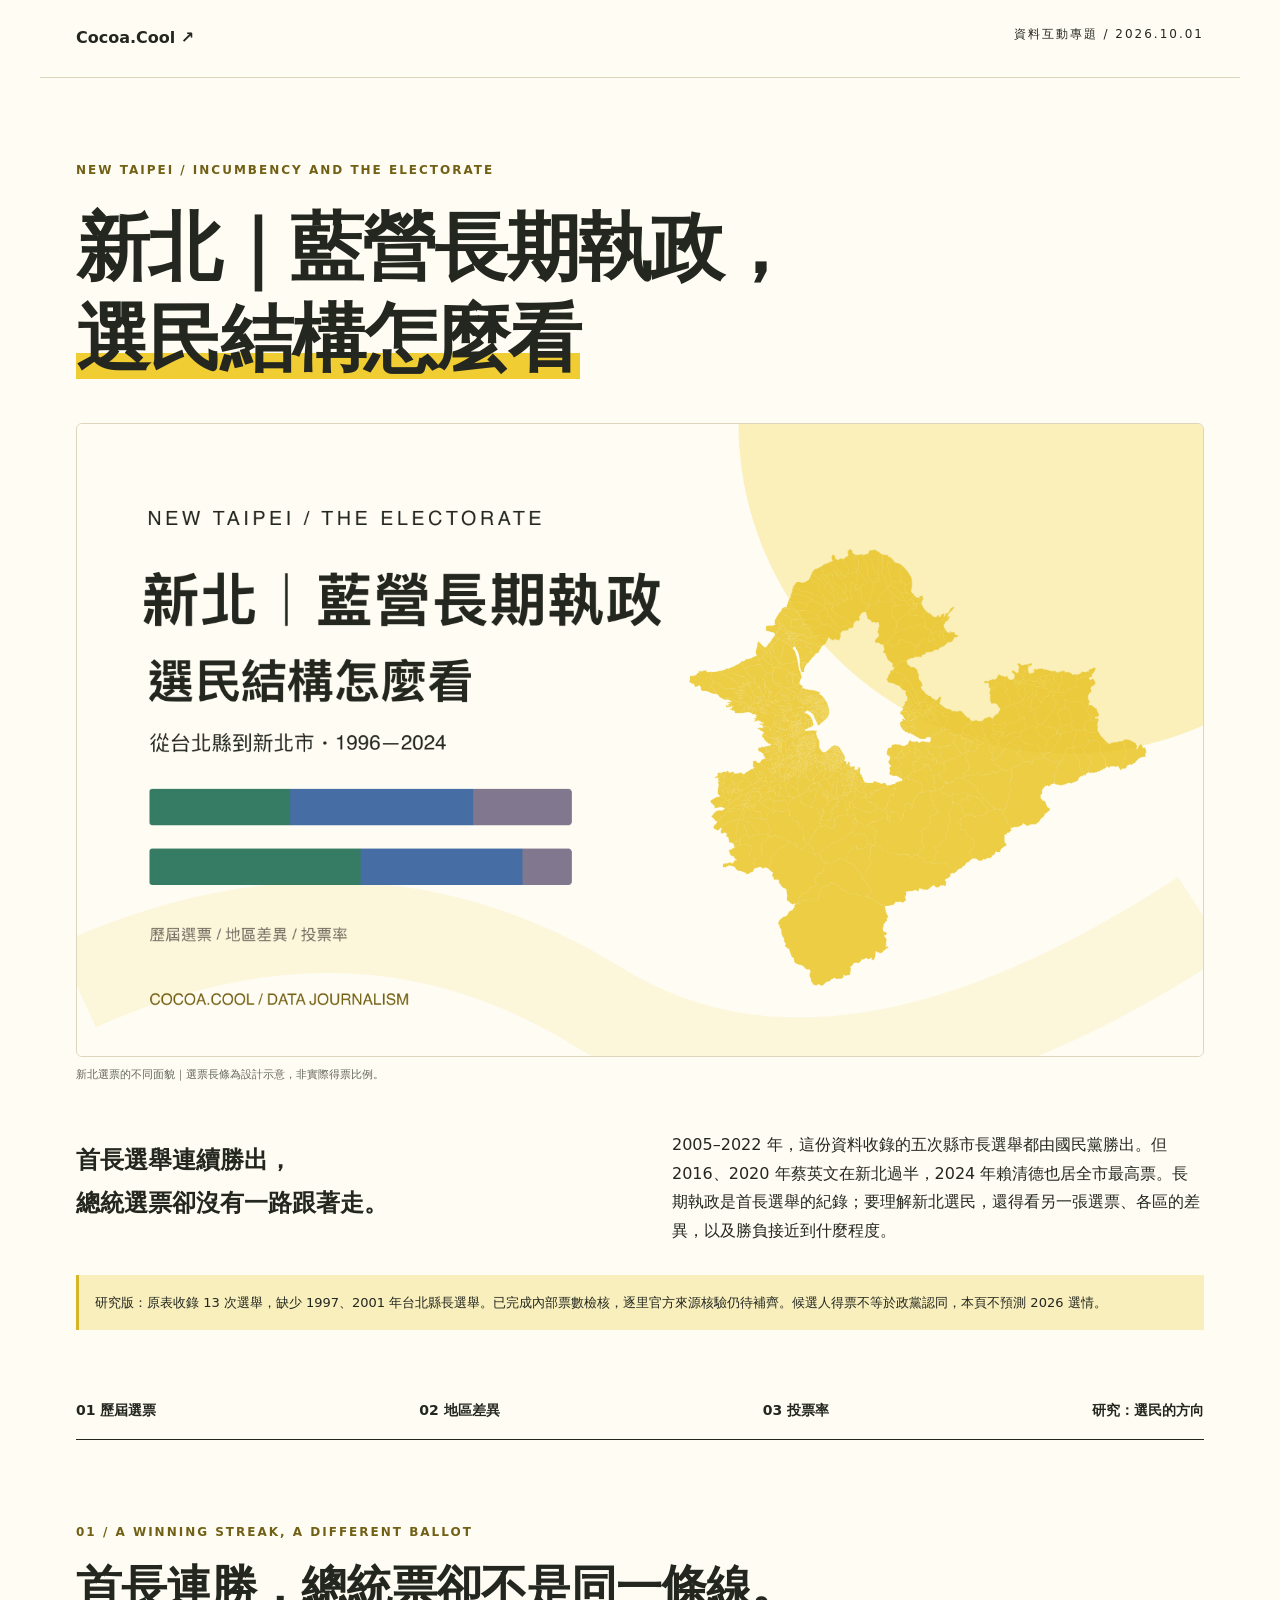
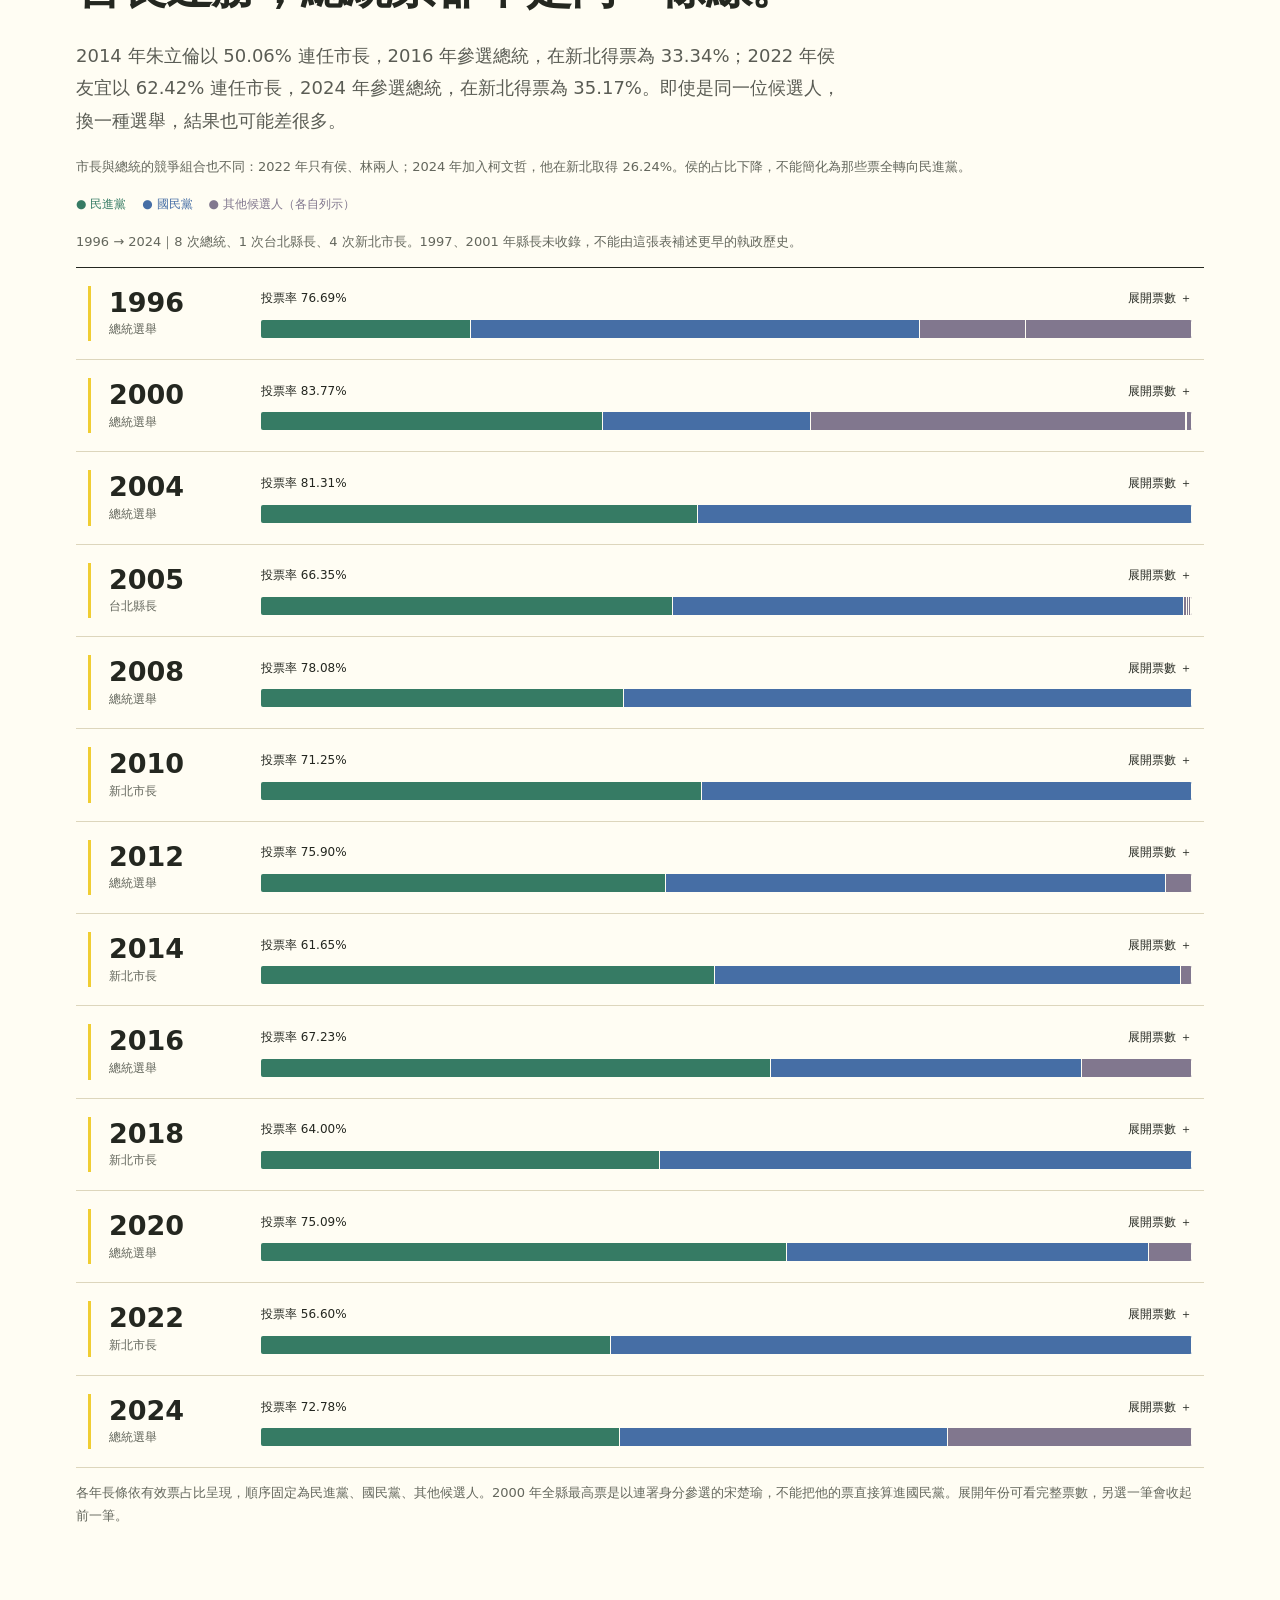
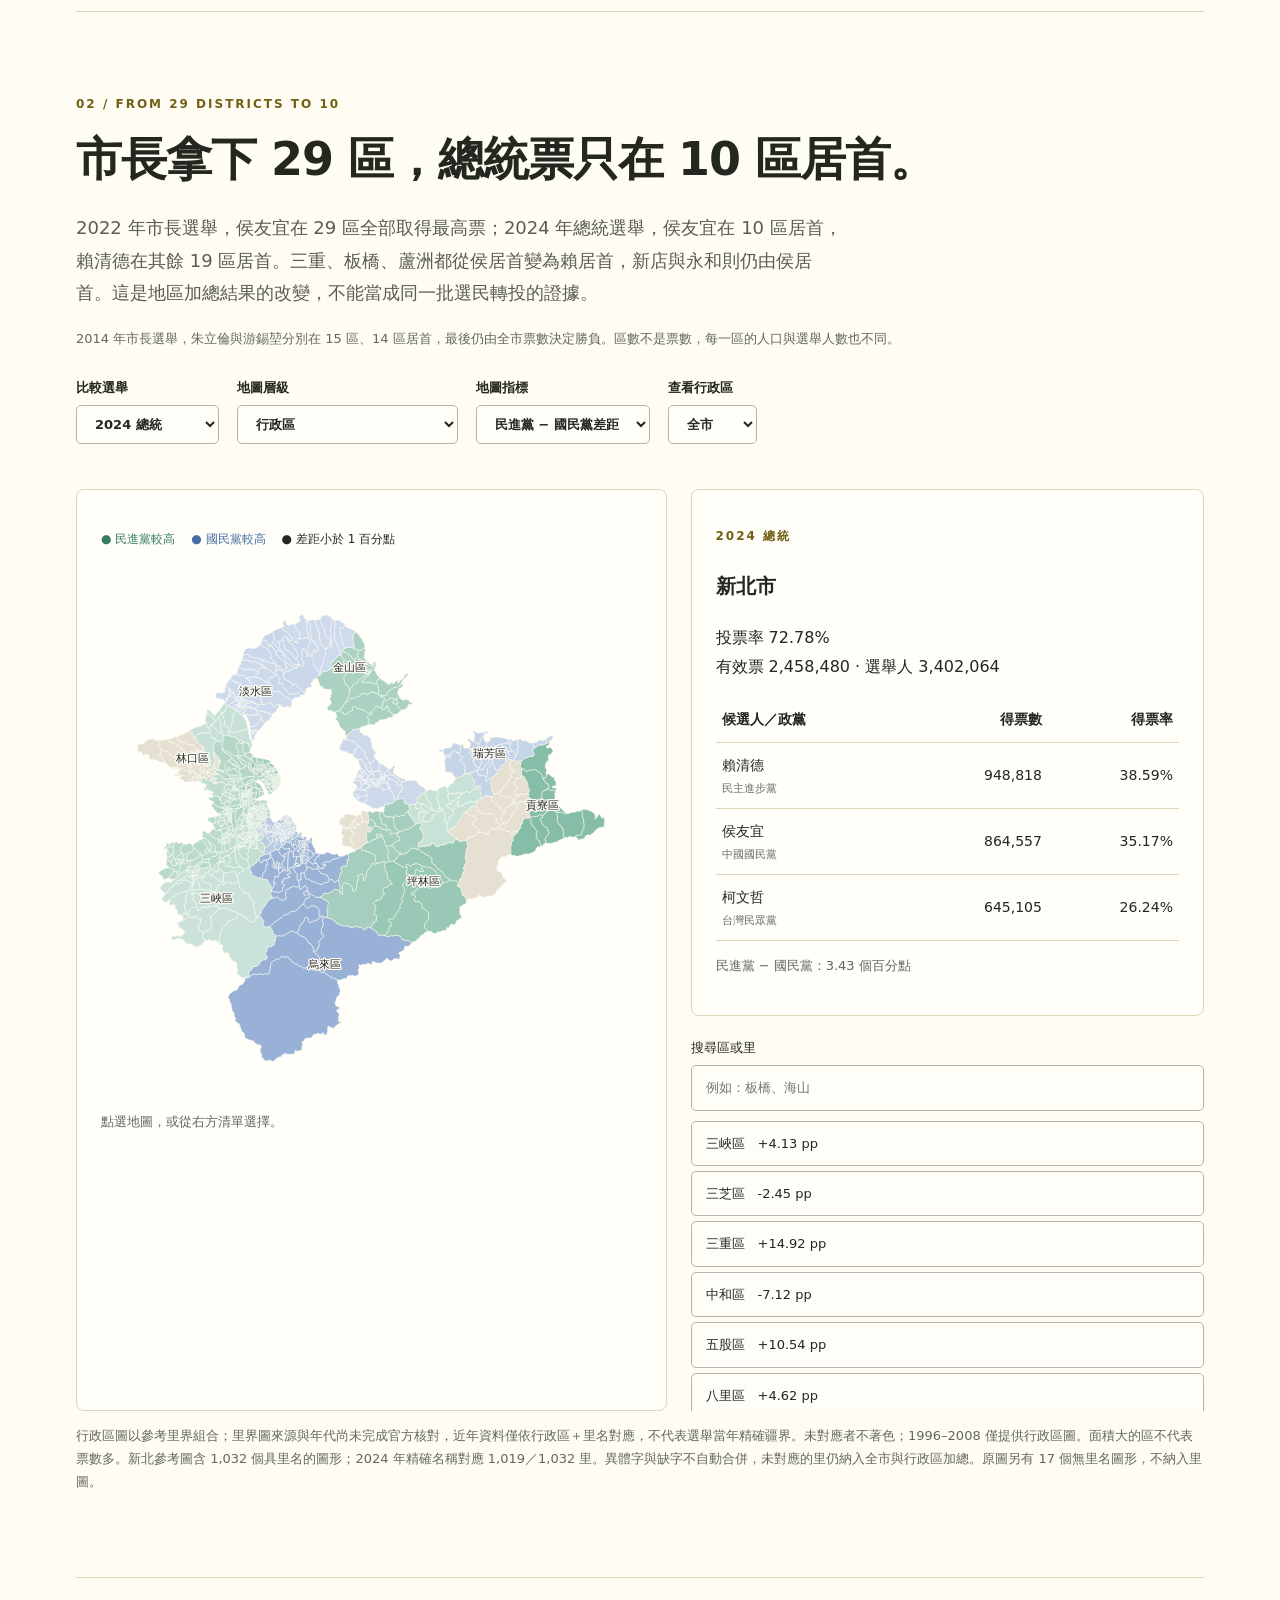
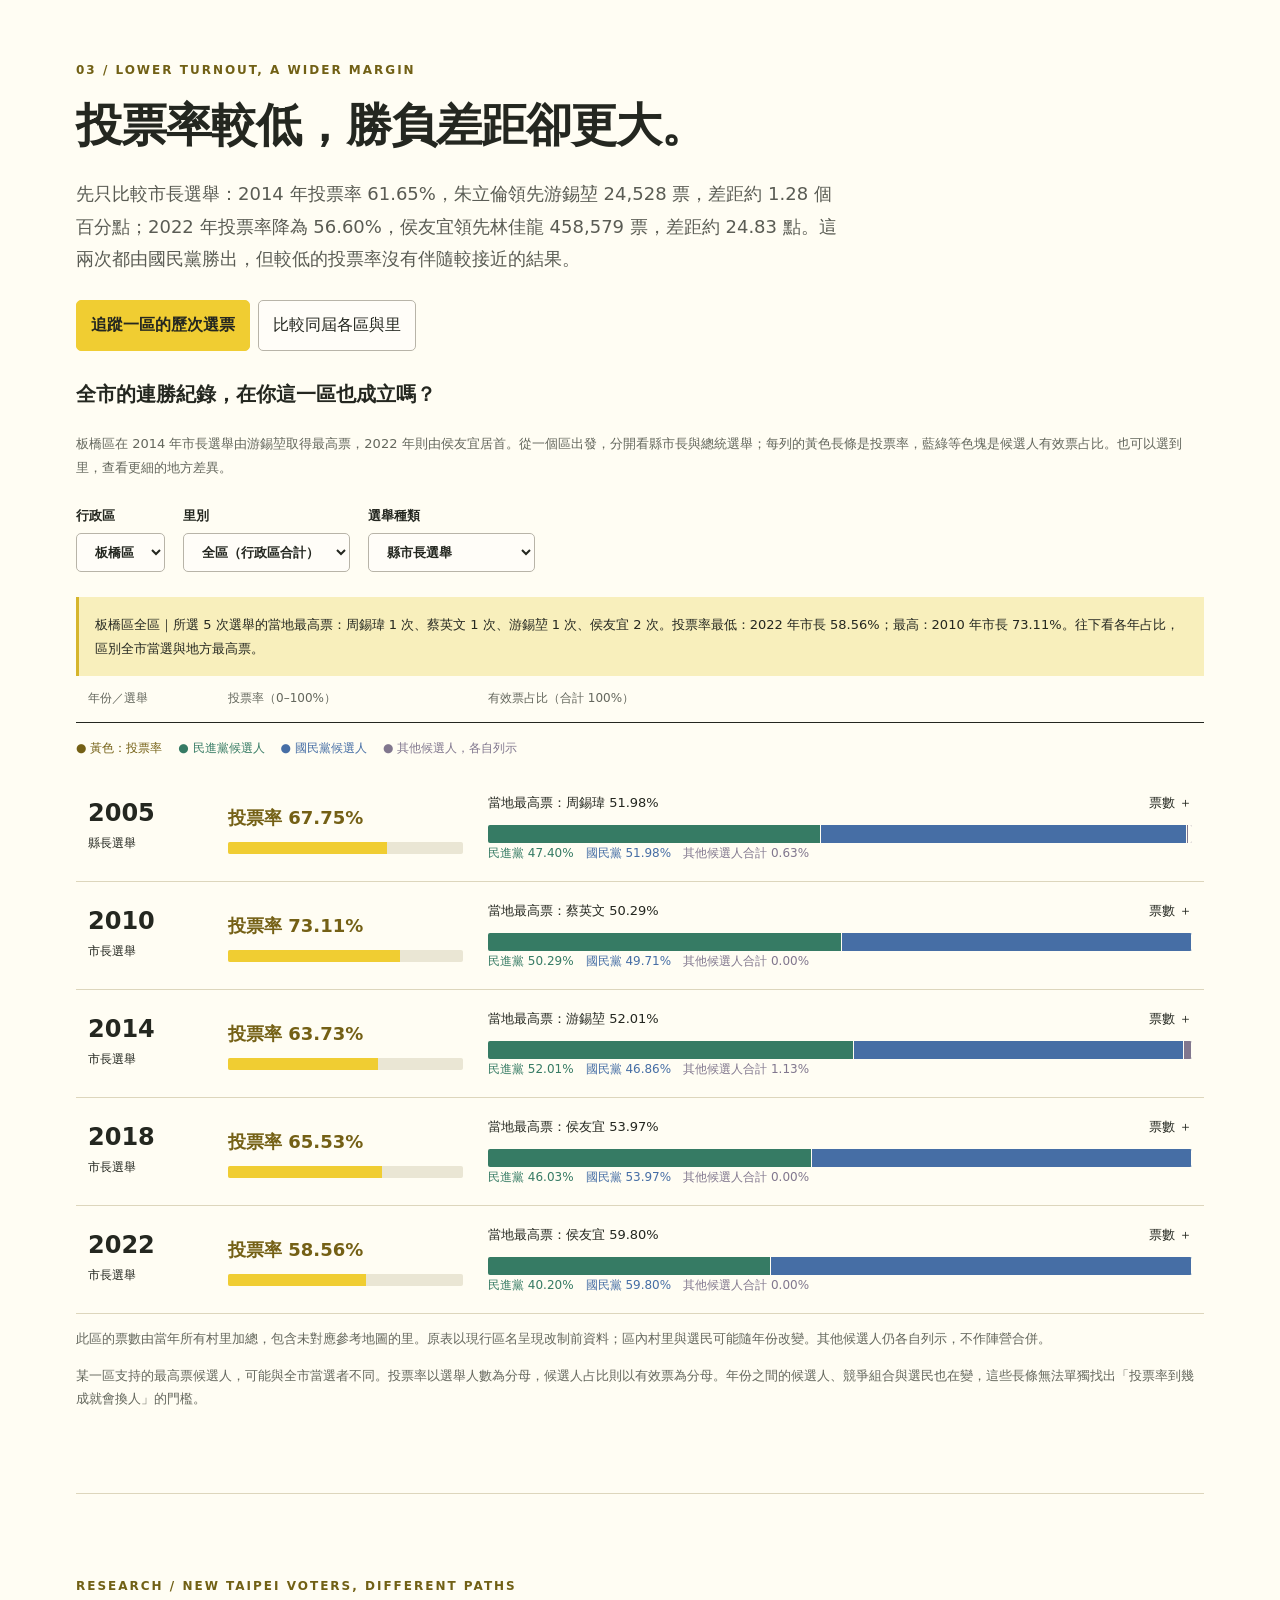
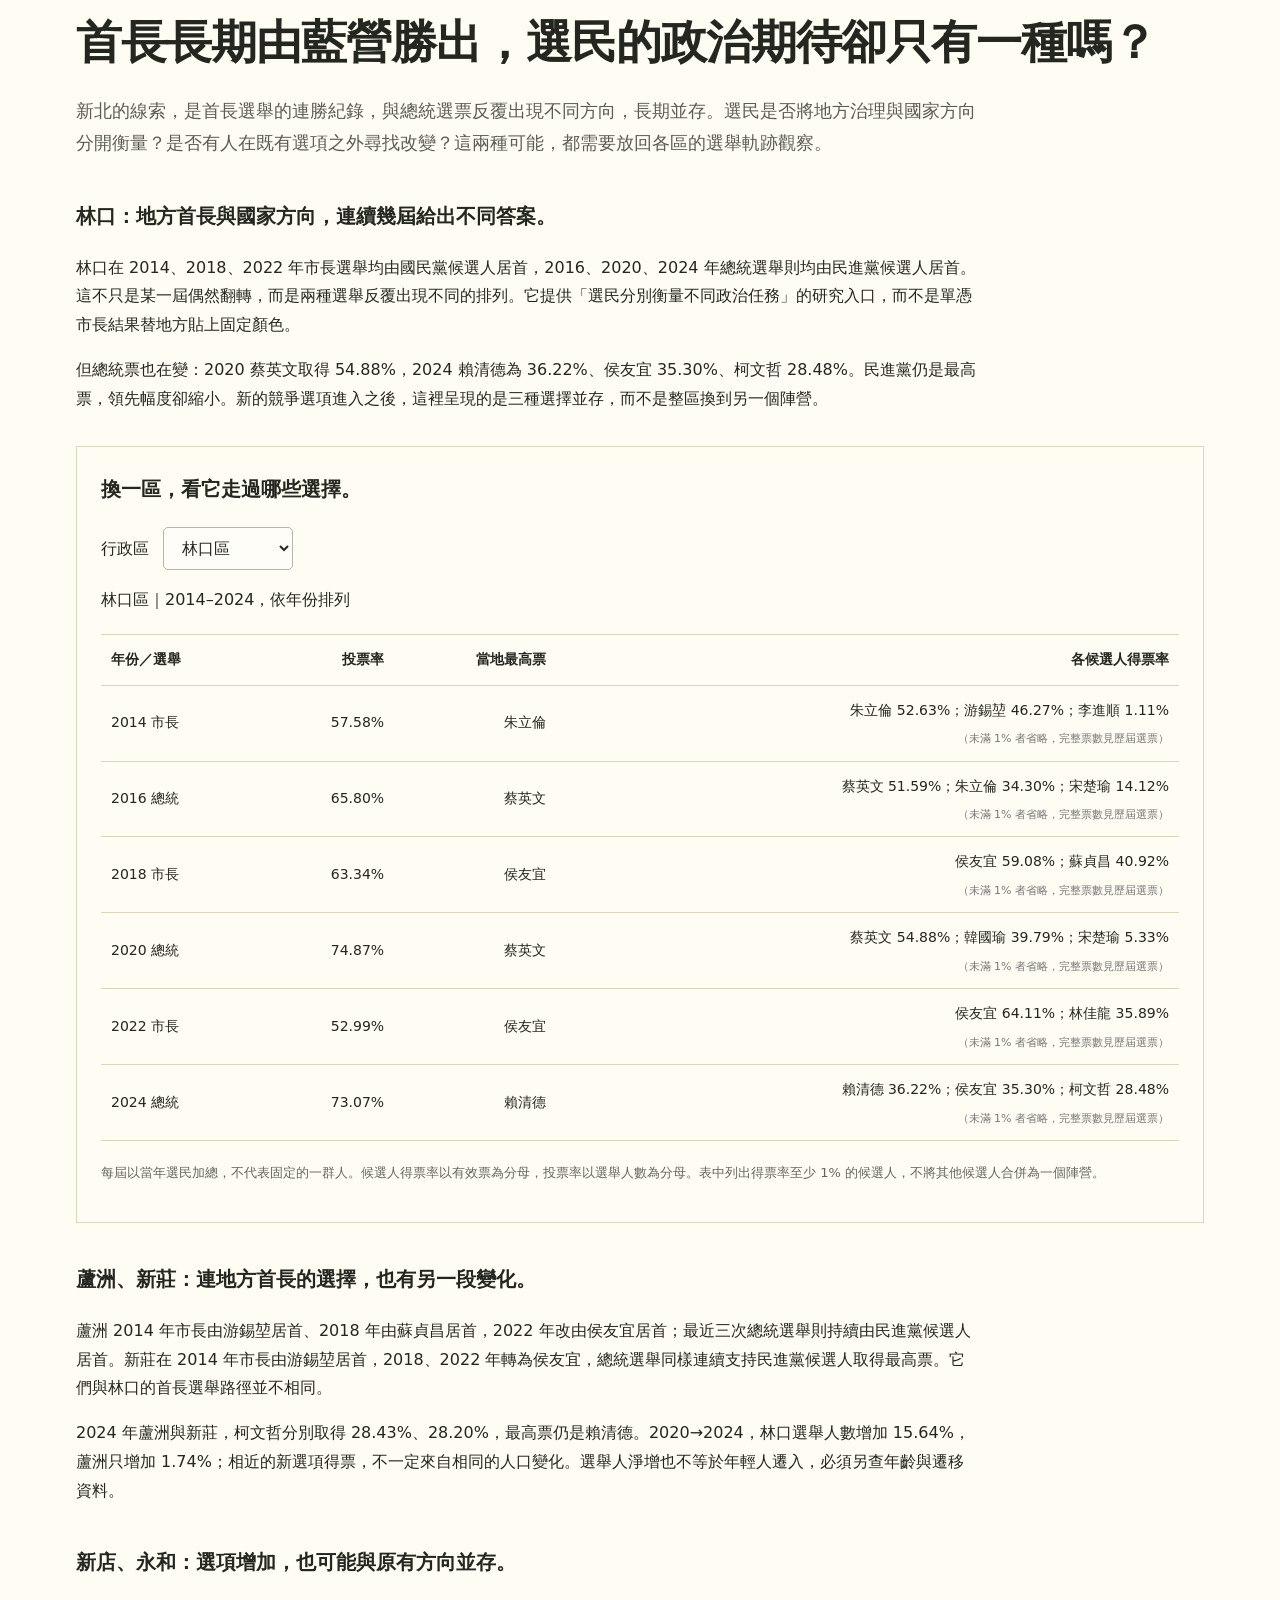
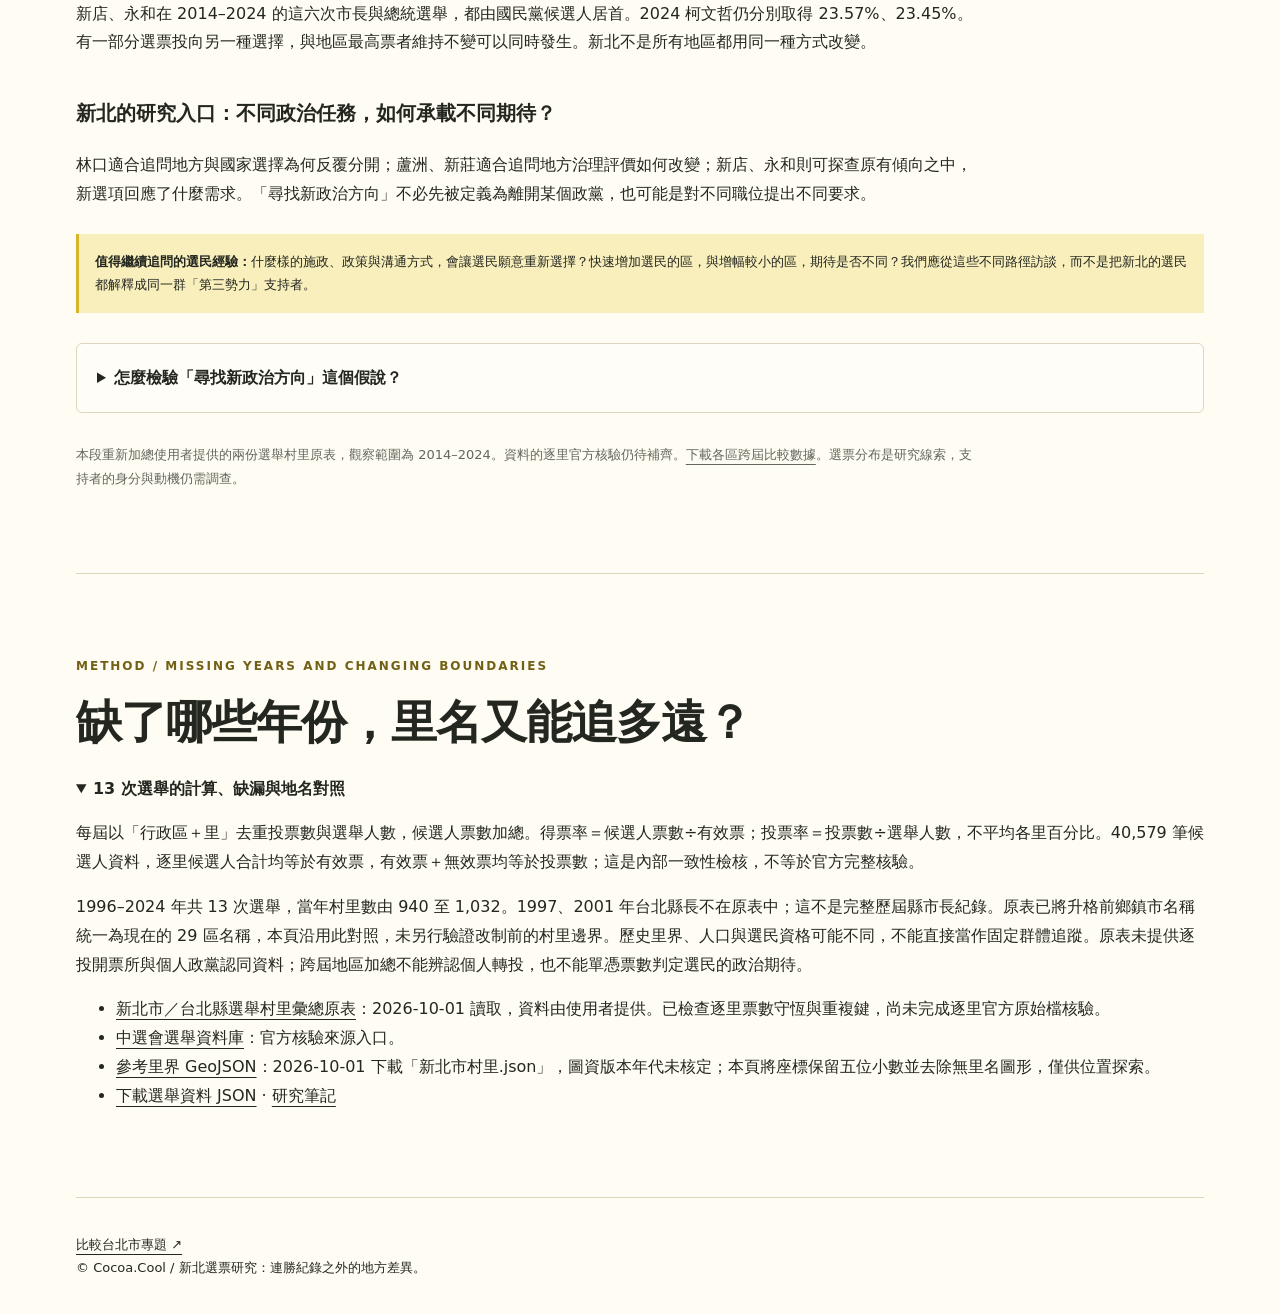
<file: new-taipei-electorate.html>
<!doctype html>
<html lang="zh-Hant"><head>
<meta charset="utf-8">
<meta name="viewport" content="width=device-width,initial-scale=1">
<title>新北｜藍營長期執政，選民結構怎麼看｜Cocoa.Cool</title>
<meta name="description" content="新北藍營長期執政，選民的政治期待卻只有一種嗎？以 13 次選舉、29 區與各里資料，比較首長與總統選票、投票率及選民尋找不同政治方向的線索。">
<meta name="robots" content="index,follow">
<link rel="canonical" href="https://www.thecocoa.cool/new-taipei-electorate.html">
<meta property="og:type" content="article">
<meta property="og:locale" content="zh_TW">
<meta property="og:site_name" content="Cocoa.Cool">
<meta property="og:title" content="新北｜藍營長期執政，選民結構怎麼看｜Cocoa.Cool">
<meta property="og:description" content="新北藍營長期執政，選民的政治期待卻只有一種嗎？以 13 次選舉、29 區與各里資料，比較首長與總統選票、投票率及選民尋找不同政治方向的線索。">
<meta property="og:url" content="https://www.thecocoa.cool/new-taipei-electorate.html">
<meta property="og:image" content="https://www.thecocoa.cool/assets/new-taipei-electorate-cover.png?v=b538692cb0">
<meta property="og:image:type" content="image/png">
<meta property="og:image:width" content="1600">
<meta property="og:image:height" content="900">
<meta property="og:image:alt" content="黃色新北市輪廓與固定藍綠選票長條示意圖">
<meta name="twitter:card" content="summary_large_image">
<meta name="twitter:title" content="新北｜藍營長期執政，選民結構怎麼看｜Cocoa.Cool">
<meta name="twitter:description" content="新北藍營長期執政，選民的政治期待卻只有一種嗎？以 13 次選舉、29 區與各里資料，比較首長與總統選票、投票率及選民尋找不同政治方向的線索。">
<meta name="twitter:image" content="https://www.thecocoa.cool/assets/new-taipei-electorate-cover.png?v=b538692cb0">
<meta name="twitter:image:alt" content="黃色新北市輪廓與固定藍綠選票長條示意圖">
<script type="application/ld+json">{"@context": "https://schema.org", "@type": "Article", "headline": "新北｜藍營長期執政，選民結構怎麼看", "description": "新北藍營長期執政，選民的政治期待卻只有一種嗎？以 13 次選舉、29 區與各里資料，比較首長與總統選票、投票率及選民尋找不同政治方向的線索。", "url": "https://www.thecocoa.cool/new-taipei-electorate.html", "mainEntityOfPage": "https://www.thecocoa.cool/new-taipei-electorate.html", "image": "https://www.thecocoa.cool/assets/new-taipei-electorate-cover.png?v=b538692cb0", "inLanguage": "zh-Hant-TW", "datePublished": "2026-10-01", "dateModified": "2026-10-01", "publisher": {"@type": "Organization", "name": "Cocoa.Cool", "url": "https://www.thecocoa.cool/"}}</script>
<link rel="stylesheet" href="new-taipei-electorate.css">
<script src="site-seo.js?v=113f7ee251" defer></script>
<script src="analytics.js" defer></script>
<script type="module" src="new-taipei-electorate.js?v=5c2961e63d"></script>
<script type="module" src="voter-directions.js?v=1"></script></head><body><nav><a href="index.html">Cocoa.Cool ↗</a><span>資料互動專題 / 2026.10.01</span></nav><main><header class="hero"><p class="eyebrow">NEW TAIPEI / INCUMBENCY AND THE ELECTORATE</p><h1>新北｜藍營長期執政，<br><span>選民結構怎麼看</span></h1><figure class="electorate-cover"><img src="assets/new-taipei-electorate-cover.png?v=b538692cb0" alt="新北市輪廓與黃色設計的選票探索示意圖" width="1600" height="900" fetchpriority="high"><figcaption>新北選票的不同面貌｜選票長條為設計示意，非實際得票比例。</figcaption></figure><div class="intro"><p>首長選舉連續勝出，<br>總統選票卻沒有一路跟著走。</p><p>2005–2022 年，這份資料收錄的五次縣市長選舉都由國民黨勝出。但 2016、2020 年蔡英文在新北過半，2024 年賴清德也居全市最高票。長期執政是首長選舉的紀錄；要理解新北選民，還得看另一張選票、各區的差異，以及勝負接近到什麼程度。</p></div><p class="notice">研究版：原表收錄 13 次選舉，缺少 1997、2001 年台北縣長選舉。已完成內部票數檢核，逐里官方來源核驗仍待補齊。候選人得票不等於政黨認同，本頁不預測 2026 選情。</p></header><div class="chapter-nav"><a href="#history">01 歷屆選票</a><a href="#geography">02 地區差異</a><a href="#turnout">03 投票率</a><a href="#political-style">研究：選民的方向</a></div><p id="load-status" role="status">正在載入選舉資料…</p>
<section id="history"><p class="eyebrow">01 / A WINNING STREAK, A DIFFERENT BALLOT</p><h2>首長連勝，總統票卻不是同一條線。</h2><p class="lead">2014 年朱立倫以 50.06% 連任市長，2016 年參選總統，在新北得票為 33.34%；2022 年侯友宜以 62.42% 連任市長，2024 年參選總統，在新北得票為 35.17%。即使是同一位候選人，換一種選舉，結果也可能差很多。</p><p class="caption">市長與總統的競爭組合也不同：2022 年只有侯、林兩人；2024 年加入柯文哲，他在新北取得 26.24%。侯的占比下降，不能簡化為那些票全轉向民進黨。</p><div class="legend"><span class="dpp">● 民進黨</span><span class="kmt">● 國民黨</span><span class="other">● 其他候選人（各自列示）</span></div><p class="caption">1996 → 2024｜8 次總統、1 次台北縣長、4 次新北市長。1997、2001 年縣長未收錄，不能由這張表補述更早的執政歷史。</p><div class="history-timeline" id="history-timeline"></div><p class="caption">各年長條依有效票占比呈現，順序固定為民進黨、國民黨、其他候選人。2000 年全縣最高票是以連署身分參選的宋楚瑜，不能把他的票直接算進國民黨。展開年份可看完整票數，另選一筆會收起前一筆。</p></section>
<section id="geography"><p class="eyebrow">02 / FROM 29 DISTRICTS TO 10</p><h2>市長拿下 29 區，總統票只在 10 區居首。</h2><p class="lead">2022 年市長選舉，侯友宜在 29 區全部取得最高票；2024 年總統選舉，侯友宜在 10 區居首，賴清德在其餘 19 區居首。三重、板橋、蘆洲都從侯居首變為賴居首，新店與永和則仍由侯居首。這是地區加總結果的改變，不能當成同一批選民轉投的證據。</p><p class="caption">2014 年市長選舉，朱立倫與游錫堃分別在 15 區、14 區居首，最後仍由全市票數決定勝負。區數不是票數，每一區的人口與選舉人數也不同。</p><div class="controls"><label>比較選舉<select id="geo-election"></select></label><label>地圖層級<select id="geo-level"><option value="district">行政區</option><option value="village">里（2010 年起，參考里界）</option></select></label><label>地圖指標<select id="geo-metric"><option value="margin">民進黨 − 國民黨差距</option><option value="winner">實際最高票候選人</option><option value="turnout">投票率</option></select></label><label>查看行政區<select id="geo-district"></select></label></div><div class="map-layout"><div class="panel"><div id="map-legend" class="legend"></div><svg id="map" viewBox="0 0 600 590" aria-label="新北選舉互動地圖"></svg><p id="map-note" class="caption"></p></div><div><div class="panel" id="map-detail" aria-live="polite"></div><label class="search">搜尋區或里<input id="village-search" type="search" placeholder="例如：板橋、海山"></label><div id="village-results"></div></div></div><p class="caption">行政區圖以參考里界組合；里界圖來源與年代尚未完成官方核對，近年資料僅依行政區＋里名對應，不代表選舉當年精確疆界。未對應者不著色；1996–2008 僅提供行政區圖。面積大的區不代表票數多。新北參考圖含 1,032 個具里名的圖形；2024 年精確名稱對應 1,019／1,032 里。異體字與缺字不自動合併，未對應的里仍納入全市與行政區加總。原圖另有 17 個無里名圖形，不納入里圖。</p></section>
<section id="turnout"><p class="eyebrow">03 / LOWER TURNOUT, A WIDER MARGIN</p><h2>投票率較低，勝負差距卻更大。</h2><p class="lead">先只比較市長選舉：2014 年投票率 61.65%，朱立倫領先游錫堃 24,528 票，差距約 1.28 個百分點；2022 年投票率降為 56.60%，侯友宜領先林佳龍 458,579 票，差距約 24.83 點。這兩次都由國民黨勝出，但較低的投票率沒有伴隨較接近的結果。</p><div class="view-switch" aria-label="投票率探索方式"><button id="view-region" type="button" aria-pressed="true" aria-controls="region-view">追蹤一區的歷次選票</button><button id="view-compare" type="button" aria-pressed="false" aria-controls="compare-view">比較同屆各區與里</button></div><div id="region-view"><h3>全市的連勝紀錄，在你這一區也成立嗎？</h3><p class="caption">板橋區在 2014 年市長選舉由游錫堃取得最高票，2022 年則由侯友宜居首。從一個區出發，分開看縣市長與總統選舉；每列的黃色長條是投票率，藍綠等色塊是候選人有效票占比。也可以選到里，查看更細的地方差異。</p><div class="controls"><label>行政區<select id="region-district"></select></label><label>里別<select id="region-village"><option value="">全區</option></select></label><label>選舉種類<select id="region-type"><option value="總統">總統選舉</option><option value="首長" selected>縣市長選舉</option><option value="all">全部（按年份排列）</option></select></label></div><div id="region-summary" class="notice" aria-live="polite"></div><div class="region-column-head"><span>年份／選舉</span><span>投票率（0–100%）</span><span>有效票占比（合計 100%）</span></div><div class="legend"><span style="color:#746015">● 黃色：投票率</span><span class="dpp">● 民進黨候選人</span><span class="kmt">● 國民黨候選人</span><span class="other">● 其他候選人，各自列示</span></div><div id="region-history"></div><p id="region-coverage" class="caption"></p><p class="caption">某一區支持的最高票候選人，可能與全市當選者不同。投票率以選舉人數為分母，候選人占比則以有效票為分母。年份之間的候選人、競爭組合與選民也在變，這些長條無法單獨找出「投票率到幾成就會換人」的門檻。</p></div><div id="compare-view" hidden><h3>同一場選舉，29 區的差距有多大？</h3><div class="controls"><label>選舉<select id="compare-election"></select></label><label>比較層級<select id="compare-level"><option value="district">行政區</option><option value="village">里</option></select></label><label id="compare-district-label" hidden>篩選行政區<select id="compare-district"><option value="">全市各里</option></select></label><label>排列方式<select id="compare-sort"><option value="turnout">投票率由高到低</option><option value="dpp">民進黨得票率由高到低</option><option value="kmt">國民黨得票率由高到低</option></select></label></div><p id="compare-summary" class="notice" aria-live="polite"></p><div class="region-column-head"><span>地區</span><span>投票率（0–100%）</span><span>有效票占比（合計 100%）</span></div><div class="legend"><span style="color:#746015">● 黃色：投票率</span><span class="dpp">● 民進黨候選人</span><span class="kmt">● 國民黨候選人</span><span class="other">● 其他候選人，各自列示</span></div><div id="compare-rows"></div><div class="compare-pagination"><button id="compare-prev" type="button">← 上一頁</button><span id="compare-page" role="status"></span><button id="compare-next" type="button">下一頁 →</button></div><p class="caption">2024 年新店區投票率為 72.78%，三重區為 73.21%，兩地投票率接近，最高票者卻分別是侯友宜與賴清德。按投票率或政黨得票率排序，可以比較地方差異；它仍是地區比較，不能解釋個人為何投票或選誰。</p></div>
</section>
<section id="political-style" class="support-research"><p class="eyebrow">RESEARCH / NEW TAIPEI VOTERS, DIFFERENT PATHS</p><h2>首長長期由藍營勝出，選民的政治期待卻只有一種嗎？</h2><p class="lead">新北的線索，是首長選舉的連勝紀錄，與總統選票反覆出現不同方向，長期並存。選民是否將地方治理與國家方向分開衡量？是否有人在既有選項之外尋找改變？這兩種可能，都需要放回各區的選舉軌跡觀察。</p><h3>林口：地方首長與國家方向，連續幾屆給出不同答案。</h3><p>林口在 2014、2018、2022 年市長選舉均由國民黨候選人居首，2016、2020、2024 年總統選舉則均由民進黨候選人居首。這不只是某一屆偶然翻轉，而是兩種選舉反覆出現不同的排列。它提供「選民分別衡量不同政治任務」的研究入口，而不是單憑市長結果替地方貼上固定顏色。</p><p>但總統票也在變：2020 蔡英文取得 54.88%，2024 賴清德為 36.22%、侯友宜 35.30%、柯文哲 28.48%。民進黨仍是最高票，領先幅度卻縮小。新的競爭選項進入之後，這裡呈現的是三種選擇並存，而不是整區換到另一個陣營。</p><div class="direction-explorer" data-city="new-taipei"><h3>換一區，看它走過哪些選擇。</h3><label for="direction-district">行政區</label><select id="direction-district"><option>全市</option><option>三峽區</option><option>三芝區</option><option>三重區</option><option>中和區</option><option>五股區</option><option>八里區</option><option>土城區</option><option>坪林區</option><option>平溪區</option><option>新店區</option><option>新莊區</option><option>板橋區</option><option selected>林口區</option><option>樹林區</option><option>永和區</option><option>汐止區</option><option>泰山區</option><option>淡水區</option><option>深坑區</option><option>烏來區</option><option>瑞芳區</option><option>石碇區</option><option>石門區</option><option>萬里區</option><option>蘆洲區</option><option>貢寮區</option><option>金山區</option><option>雙溪區</option><option>鶯歌區</option></select><p id="direction-label" aria-live="polite">林口區｜2014–2024，依年份排列</p><div id="direction-series" class="table-wrap"><table><thead><tr><th>年份／選舉</th><th>投票率</th><th>當地最高票</th><th>各候選人得票率</th></tr></thead><tbody><tr><td>2014 市長</td><td>57.58%</td><td>朱立倫</td><td>朱立倫 52.63%；游錫堃 46.27%；李進順 1.11%<small>（未滿 1% 者省略，完整票數見歷屆選票）</small></td></tr><tr><td>2016 總統</td><td>65.80%</td><td>蔡英文</td><td>蔡英文 51.59%；朱立倫 34.30%；宋楚瑜 14.12%<small>（未滿 1% 者省略，完整票數見歷屆選票）</small></td></tr><tr><td>2018 市長</td><td>63.34%</td><td>侯友宜</td><td>侯友宜 59.08%；蘇貞昌 40.92%<small>（未滿 1% 者省略，完整票數見歷屆選票）</small></td></tr><tr><td>2020 總統</td><td>74.87%</td><td>蔡英文</td><td>蔡英文 54.88%；韓國瑜 39.79%；宋楚瑜 5.33%<small>（未滿 1% 者省略，完整票數見歷屆選票）</small></td></tr><tr><td>2022 市長</td><td>52.99%</td><td>侯友宜</td><td>侯友宜 64.11%；林佳龍 35.89%<small>（未滿 1% 者省略，完整票數見歷屆選票）</small></td></tr><tr><td>2024 總統</td><td>73.07%</td><td>賴清德</td><td>賴清德 36.22%；侯友宜 35.30%；柯文哲 28.48%<small>（未滿 1% 者省略，完整票數見歷屆選票）</small></td></tr></tbody></table></div><p class="caption">每屆以當年選民加總，不代表固定的一群人。候選人得票率以有效票為分母，投票率以選舉人數為分母。表中列出得票率至少 1% 的候選人，不將其他候選人合併為一個陣營。</p></div><h3>蘆洲、新莊：連地方首長的選擇，也有另一段變化。</h3><p>蘆洲 2014 年市長由游錫堃居首、2018 年由蘇貞昌居首，2022 年改由侯友宜居首；最近三次總統選舉則持續由民進黨候選人居首。新莊在 2014 年市長由游錫堃居首，2018、2022 年轉為侯友宜，總統選舉同樣連續支持民進黨候選人取得最高票。它們與林口的首長選舉路徑並不相同。</p><p>2024 年蘆洲與新莊，柯文哲分別取得 28.43%、28.20%，最高票仍是賴清德。2020→2024，林口選舉人數增加 15.64%，蘆洲只增加 1.74%；相近的新選項得票，不一定來自相同的人口變化。選舉人淨增也不等於年輕人遷入，必須另查年齡與遷移資料。</p><h3>新店、永和：選項增加，也可能與原有方向並存。</h3><p>新店、永和在 2014–2024 的這六次市長與總統選舉，都由國民黨候選人居首。2024 柯文哲仍分別取得 23.57%、23.45%。有一部分選票投向另一種選擇，與地區最高票者維持不變可以同時發生。新北不是所有地區都用同一種方式改變。</p><h3>新北的研究入口：不同政治任務，如何承載不同期待？</h3><p>林口適合追問地方與國家選擇為何反覆分開；蘆洲、新莊適合追問地方治理評價如何改變；新店、永和則可探查原有傾向之中，新選項回應了什麼需求。「尋找新政治方向」不必先被定義為離開某個政黨，也可能是對不同職位提出不同要求。</p><div class="notice"><strong>值得繼續追問的選民經驗：</strong>什麼樣的施政、政策與溝通方式，會讓選民願意重新選擇？快速增加選民的區，與增幅較小的區，期待是否不同？我們應從這些不同路徑訪談，而不是把新北的選民都解釋成同一群「第三勢力」支持者。</div><details class="research-limits"><summary>怎麼檢驗「尋找新政治方向」這個假說？</summary><p>我們先觀察地區在不同選舉中出現哪些選擇，再追問背後的期待。選民可能重視施政能力、穩定、溝通方式、世代代表性、政策或改變現狀；選票加總不能辨認其中哪一項，更不能證明不同年份由同一群人支持。</p><p>後續應搭配個人追蹤調查及訪談，詢問歷次選擇、改變選擇的理由，以及對「新」的具體定義。人物好感、投票支持與政黨認同也應分開詢問。這裡不把民進黨、國民黨或無黨籍中的任何一方預先指定為「新政治」，也不把所有藍綠之外的票合成固定支持群。</p></details><p class="caption">本段重新加總使用者提供的兩份選舉村里原表，觀察範圍為 2014–2024。資料的逐里官方核驗仍待補齊。<a href="data/dual-city-voter-directions.json" download>下載各區跨屆比較數據</a>。選票分布是研究線索，支持者的身分與動機仍需調查。</p></section><section id="sources"><p class="eyebrow">METHOD / MISSING YEARS AND CHANGING BOUNDARIES</p><h2>缺了哪些年份，里名又能追多遠？</h2><details open><summary>13 次選舉的計算、缺漏與地名對照</summary><p>每屆以「行政區＋里」去重投票數與選舉人數，候選人票數加總。得票率＝候選人票數÷有效票；投票率＝投票數÷選舉人數，不平均各里百分比。40,579 筆候選人資料，逐里候選人合計均等於有效票，有效票＋無效票均等於投票數；這是內部一致性檢核，不等於官方完整核驗。</p><p>1996–2024 年共 13 次選舉，當年村里數由 940 至 1,032。1997、2001 年台北縣長不在原表中；這不是完整歷屆縣市長紀錄。原表已將升格前鄉鎮市名稱統一為現在的 29 區名稱，本頁沿用此對照，未另行驗證改制前的村里邊界。歷史里界、人口與選民資格可能不同，不能直接當作固定群體追蹤。原表未提供逐投開票所與個人政黨認同資料；跨屆地區加總不能辨認個人轉投，也不能單憑票數判定選民的政治期待。</p></details><ul><li><a href="https://docs.google.com/spreadsheets/d/1iYgc7uWFVTY_gHKbzLxg7nqiraXGsSFNtsFDE2EKzqo/edit">新北市／台北縣選舉村里彙總原表</a>：2026-10-01 讀取，資料由使用者提供。已檢查逐里票數守恆與重複鍵，尚未完成逐里官方原始檔核驗。</li><li><a href="https://data.gov.tw/dataset/13119">中選會選舉資料庫</a>：官方核驗來源入口。</li><li><a href="https://github.com/titaneric/Taiwan-GeoJSON">參考里界 GeoJSON</a>：2026-10-01 下載「新北市村里.json」，圖資版本年代未核定；本頁將座標保留五位小數並去除無里名圖形，僅供位置探索。</li><li><a href="data/new-taipei-elections.json" download>下載選舉資料 JSON</a> · <a href="research/new-taipei-electorate/research-notes.md">研究筆記</a></li></ul></section></main><footer><a href="taipei-electorate.html">比較台北市專題 ↗</a><br>© Cocoa.Cool / 新北選票研究：連勝紀錄之外的地方差異。</footer></body></html>
</file>
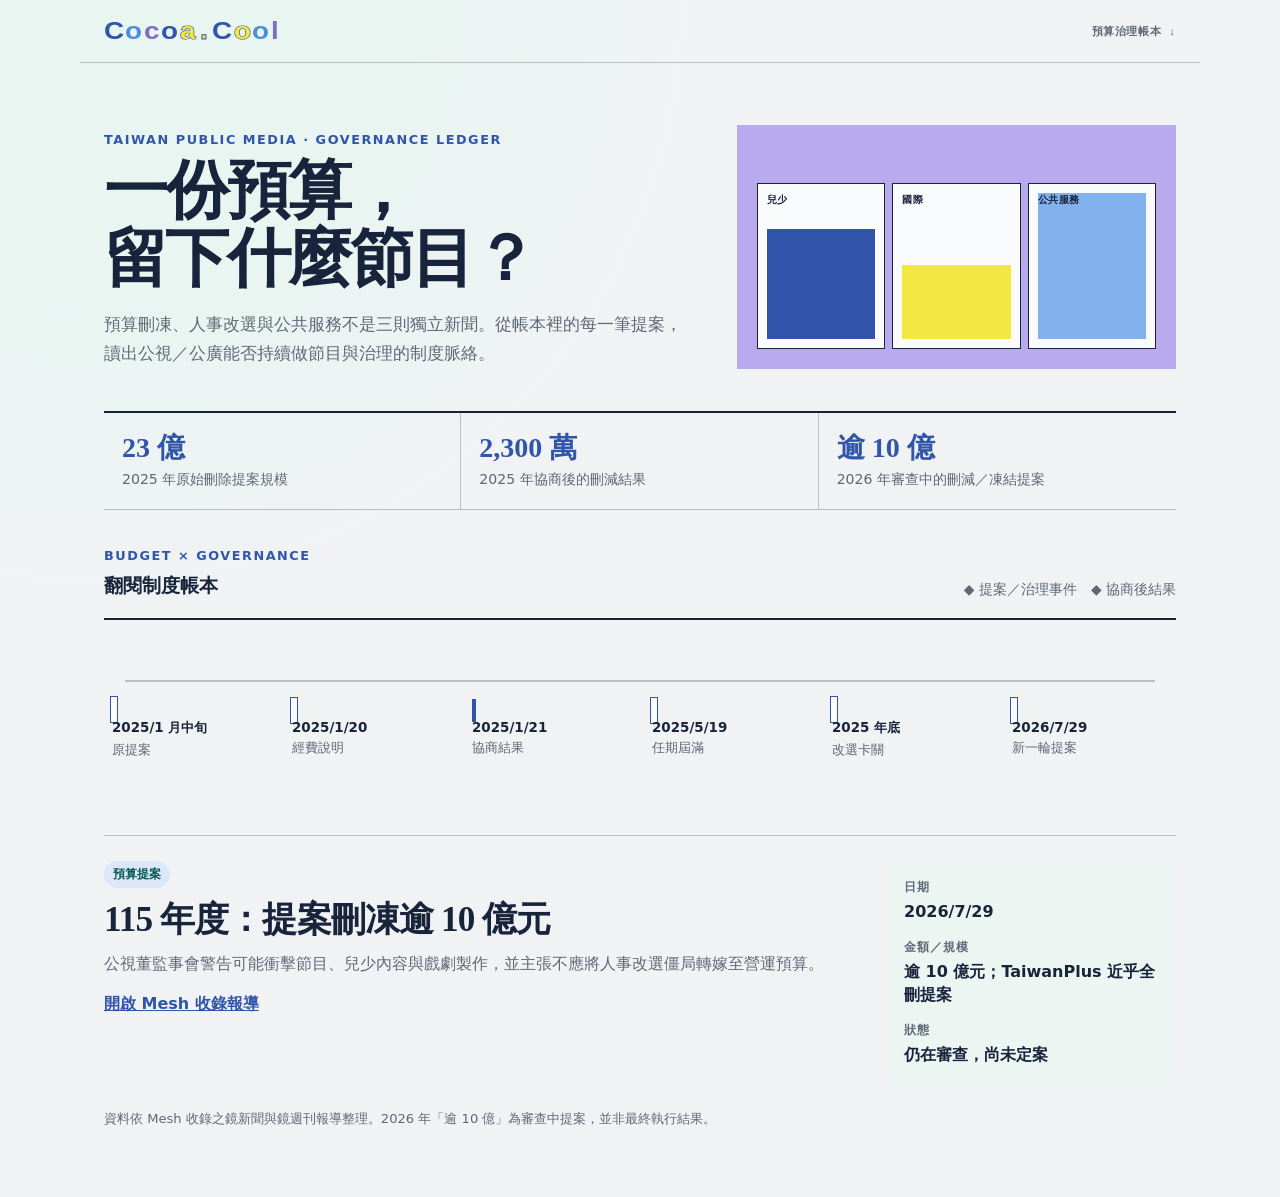
<file: public-media-budget-timeline.html>
<!doctype html>
<html lang="zh-Hant">
<head>
  <meta charset="utf-8">
  <meta name="viewport" content="width=device-width, initial-scale=1">
  <title>公視／公廣預算爭議時間軸｜Cocoa.Cool</title>
  <link rel="stylesheet" href="logo.css" />
  <script src="analytics.js" defer></script>
  <script src="site-seo.js" defer></script>
  <style>
    :root { --ink:#17243b; --muted:#5e6978; --paper:#f1f2f4; --panel:#fafbfc; --line:#b9bec8; --accent:#3155aa; --accent-soft:#dce7fb; --amber:#3155aa; --amber-soft:#eee9ff; }
    * { box-sizing:border-box; }
    body { margin:0; color:var(--ink); background:radial-gradient(circle at 8% 0%, #e8f5f1 0 17%, transparent 36%), var(--paper); font-family:ui-sans-serif, system-ui, -apple-system, BlinkMacSystemFont, "Noto Sans TC", sans-serif; }
    main { max-width:1120px; margin:auto; padding:0 24px 68px; }
    .cocoa-nav{max-width:1120px;margin:auto;padding:19px 24px;display:flex;align-items:center;justify-content:space-between;border-bottom:1px solid var(--line);font:700 11px ui-monospace,monospace;letter-spacing:.06em}.cocoa-nav>a:last-child{color:var(--muted);text-decoration:none}
    .mast{display:grid;grid-template-columns:1.15fr .85fr;gap:38px;padding:62px 0 42px;border-bottom:2px solid var(--ink)}.mast-copy{align-self:end}.broadcast-ledger{display:grid;grid-template-columns:repeat(3,1fr);gap:7px;align-content:end;padding:20px;background:#b9aaee;min-height:244px}.broadcast-ledger div{display:flex;align-items:end;padding:9px;background:#fafbfc;border:1px solid var(--ink);font-size:12px;font-weight:700}.broadcast-ledger i{display:block;width:100%;height:110px;background:var(--accent)}.broadcast-ledger div:nth-child(2) i{height:74px;background:#f3e741}.broadcast-ledger div:nth-child(3) i{height:146px;background:#82b2ed}.broadcast-ledger b{position:absolute;align-self:start;font:700 10px ui-monospace,monospace;letter-spacing:.06em}.ledger-note{margin:0;padding-top:13px;border-top:1px solid var(--line);font-size:13px;line-height:1.65;color:var(--muted)}
    .eyebrow { margin:0 0 10px; color:var(--accent); font-size:.8rem; font-weight:750; letter-spacing:.12em; text-transform:uppercase; }
    h1 { max-width:800px; margin:0; font-family:ui-serif, Georgia, "Noto Serif TC", serif; font-size:clamp(2.1rem,5vw,4.4rem); line-height:1.05; letter-spacing:-.04em; }
    .intro { max-width:720px; margin:18px 0 0; color:var(--muted); font-size:1.06rem; line-height:1.75; }
    .metrics { display:grid; grid-template-columns:repeat(3,1fr); gap:0; margin:0 0 38px; border-bottom:1px solid var(--line); }
    .metric { padding:20px 18px; border-right:1px solid var(--line); background:transparent; }
    .metric:last-child{border-right:0}
    .metric strong { display:block; color:var(--accent); font-family:ui-serif, Georgia, serif; font-size:1.75rem; line-height:1.1; }
    .metric span { display:block; margin-top:6px; color:var(--muted); font-size:.88rem; }
    .timeline-shell { padding:0; border:0; border-radius:0; background:transparent; box-shadow:none; }
    .timeline-head{padding-bottom:19px;border-bottom:2px solid var(--ink)}
    .timeline-head { display:flex; justify-content:space-between; align-items:end; gap:20px; margin-bottom:24px; }
    h2 { margin:0; font-size:1.2rem; }
    .legend { margin:0; color:var(--muted); font-size:.87rem; }
    .track { position:relative; padding:12px 0 6px; }
    .rail { position:absolute; top:36px; left:2%; right:2%; height:2px; background:var(--line); }
    .events { position:relative; display:grid; grid-template-columns:repeat(6, minmax(110px,1fr)); gap:8px; }
    .event { min-height:155px; padding:0 8px 8px; border:0; background:transparent; color:inherit; cursor:pointer; font:inherit; text-align:left; }
    .event:focus-visible { outline:3px solid var(--accent); outline-offset:4px; border-radius:8px; }
    .dot { width:14px; height:14px; margin:17px 2px 16px; background:var(--accent); box-shadow:0 0 0 3px var(--panel), 0 0 0 4px var(--accent); transform:rotate(45deg); transition:transform .18s ease, background .18s ease; }
    .event[data-kind="result"] .dot { background:var(--amber); box-shadow:0 0 0 2px var(--amber); }
    .event[aria-selected="true"] .dot { transform:rotate(45deg) scale(1.42); }
    .date { display:block; font-size:.84rem; font-weight:750; }
    .label { display:block; margin-top:4px; color:var(--muted); font-size:.84rem; line-height:1.35; }
    .detail { display:grid; grid-template-columns:minmax(0,1fr) 290px; gap:28px; margin-top:18px; padding:25px 0 0; border-top:1px solid var(--line); }
    .tag { display:inline-block; padding:5px 9px; border-radius:999px; background:var(--accent-soft); color:#075954; font-size:.75rem; font-weight:750; }
    .detail[data-kind="result"] .tag { background:var(--amber-soft); color:#86500c; }
    h3 { margin:12px 0 9px; font-family:ui-serif, Georgia, "Noto Serif TC", serif; font-size:clamp(1.55rem,3vw,2.2rem); line-height:1.16; letter-spacing:-.025em; }
    .bodycopy { margin:0; color:var(--muted); line-height:1.75; }
    .facts { margin:0; padding:18px; border-radius:14px; background:#edf5f3; }
    .facts dt { color:var(--muted); font-size:.75rem; font-weight:700; letter-spacing:.08em; text-transform:uppercase; }
    .facts dd { margin:4px 0 16px; font-weight:650; line-height:1.45; }
    .facts dd:last-child { margin-bottom:0; }
    a { color:var(--accent); font-weight:700; }
    footer { margin-top:24px; color:var(--muted); font-size:.82rem; line-height:1.55; }
    @media (max-width:780px) { .mast{grid-template-columns:1fr;padding:40px 0 28px;gap:22px}.metrics { grid-template-columns:1fr; } .metric{border-right:0;border-bottom:1px solid var(--line)}.timeline-head { align-items:start; flex-direction:column; } .events { grid-template-columns:repeat(2,1fr); } .rail { display:none; } .event { min-height:auto; padding-bottom:20px; } .dot { margin-top:4px; } .detail { grid-template-columns:1fr; } }
  </style>
</head>
<body>
  <header class="cocoa-nav"><a class="logo" href="index.html" aria-label="Cocoa.Cool 首頁"><span class="logo-cocoa"><i>C</i><i>o</i><i>c</i><i>o</i><i>a</i></span><span class="logo-dot">.</span><span class="logo-cool"><i>C</i><i>o</i><i>o</i><i>l</i></span></a><a href="#events">預算治理帳本 ↓</a></header>
  <main>
    <header class="mast"><div class="mast-copy"><p class="eyebrow">TAIWAN PUBLIC MEDIA · GOVERNANCE LEDGER</p><h1>一份預算，<br>留下什麼節目？</h1><p class="intro">預算刪凍、人事改選與公共服務不是三則獨立新聞。從帳本裡的每一筆提案，讀出公視／公廣能否持續做節目與治理的制度脈絡。</p></div><div class="broadcast-ledger" aria-label="節目服務帳本示意"><div><b>兒少</b><i></i></div><div><b>國際</b><i></i></div><div><b>公共服務</b><i></i></div></div></header>

    <section class="metrics" aria-label="事件摘要">
      <div class="metric"><strong>23 億</strong><span>2025 年原始刪除提案規模</span></div><div class="metric"><strong>2,300 萬</strong><span>2025 年協商後的刪減結果</span></div><div class="metric"><strong>逾 10 億</strong><span>2026 年審查中的刪減／凍結提案</span></div>
    </section>

    <section class="timeline-shell" aria-labelledby="timeline-title">
      <div class="timeline-head"><div><p class="eyebrow">BUDGET × GOVERNANCE</p><h2 id="timeline-title">翻閱制度帳本</h2></div><p class="legend">◆ 提案／治理事件　◆ 協商後結果</p></div>
      <div class="track"><div class="rail" aria-hidden="true"></div><div class="events" id="events"></div></div>
      <article class="detail" id="detail" aria-live="polite">
        <div><span class="tag" id="type"></span><h3 id="title"></h3><p class="bodycopy" id="description"></p><p><a id="source" target="_blank" rel="noreferrer">開啟 Mesh 收錄報導</a></p></div>
        <dl class="facts"><dt>日期</dt><dd id="fact-date"></dd><dt>金額／規模</dt><dd id="amount"></dd><dt>狀態</dt><dd id="status"></dd></dl>
      </article>
    </section>
    <footer>資料依 Mesh 收錄之鏡新聞與鏡週刊報導整理。2026 年「逾 10 億」為審查中提案，並非最終執行結果。</footer>
  </main>
  <script>
    const data = [
      { date:'2025/1 月中旬', label:'原提案', kind:'proposal', type:'預算提案', title:'114 年度：原提案刪除 23 億元', amount:'23 億元（原提案）', status:'後續協商調整', description:'提案方質疑公視預算由約 9 億升至 23 億，並質疑內容與經費使用。', source:'https://www.mnews.tw/story/20250121nm021' },
      { date:'2025/1/20', label:'經費說明', kind:'proposal', type:'機構回應', title:'公視說明「23 億」的比較基礎', amount:'公共電視約 9 億、台語台約 8.9 億、小公視約 6 億', status:'釐清經費組成', description:'公視表示 23 億涵蓋多個頻道與服務，並非單一公共電視頻道的預算。', source:'https://www.mnews.tw/story/20250121nm021' },
      { date:'2025/1/21', label:'協商結果', kind:'result', type:'審查結果', title:'114 年度：刪減案縮為 2,300 萬元', amount:'2,300 萬元', status:'已報導為協商後結果', description:'原刪除 23 億的提案經黨團協商後大幅縮減。', source:'https://www.mnews.tw/story/20250121nm021' },
      { date:'2025/5/19', label:'任期屆滿', kind:'proposal', type:'治理事件', title:'公廣董監事任期屆滿', amount:'—', status:'人事改選爭議延續', description:'董監事改選未能順利完成，之後被援引作為預算刪凍提案的理由之一。', source:'https://www.mirrormedia.mg/story/20260311inv003' },
      { date:'2025 年底', label:'改選卡關', kind:'proposal', type:'治理事件', title:'多輪投票未達董事組成門檻', amount:'僅 4 位董事通過（Mesh 報導）', status:'改選仍未完成', description:'Mesh 報導指出，年底經 3 輪投票，通過人數仍未達組成門檻。', source:'https://www.mirrormedia.mg/story/20260311inv003' },
      { date:'2026/7/29', label:'新一輪提案', kind:'proposal', type:'預算提案', title:'115 年度：提案刪凍逾 10 億元', amount:'逾 10 億元；TaiwanPlus 近乎全刪提案', status:'仍在審查，尚未定案', description:'公視董監事會警告可能衝擊節目、兒少內容與戲劇製作，並主張不應將人事改選僵局轉嫁至營運預算。', source:'https://www.mirrormedia.mg/story/20260729edi023' }
    ];
    const events = document.getElementById('events');
    const detail = document.getElementById('detail');
    function select(i) {
      const item = data[i];
      document.querySelectorAll('.event').forEach((button, index) => button.setAttribute('aria-selected', index === i));
      document.getElementById('type').textContent = item.type;
      document.getElementById('title').textContent = item.title;
      document.getElementById('description').textContent = item.description;
      document.getElementById('fact-date').textContent = item.date;
      document.getElementById('amount').textContent = item.amount;
      document.getElementById('status').textContent = item.status;
      document.getElementById('source').href = item.source;
      detail.dataset.kind = item.kind;
    }
    data.forEach((item, i) => {
      const button = document.createElement('button');
      button.className = 'event'; button.type = 'button'; button.dataset.kind = item.kind;
      button.innerHTML = `<span class="dot" aria-hidden="true"></span><span class="date">${item.date}</span><span class="label">${item.label}</span>`;
      button.addEventListener('click', () => select(i)); events.appendChild(button);
    });
    select(data.length - 1);
  </script>
</body>
</html>
</file>
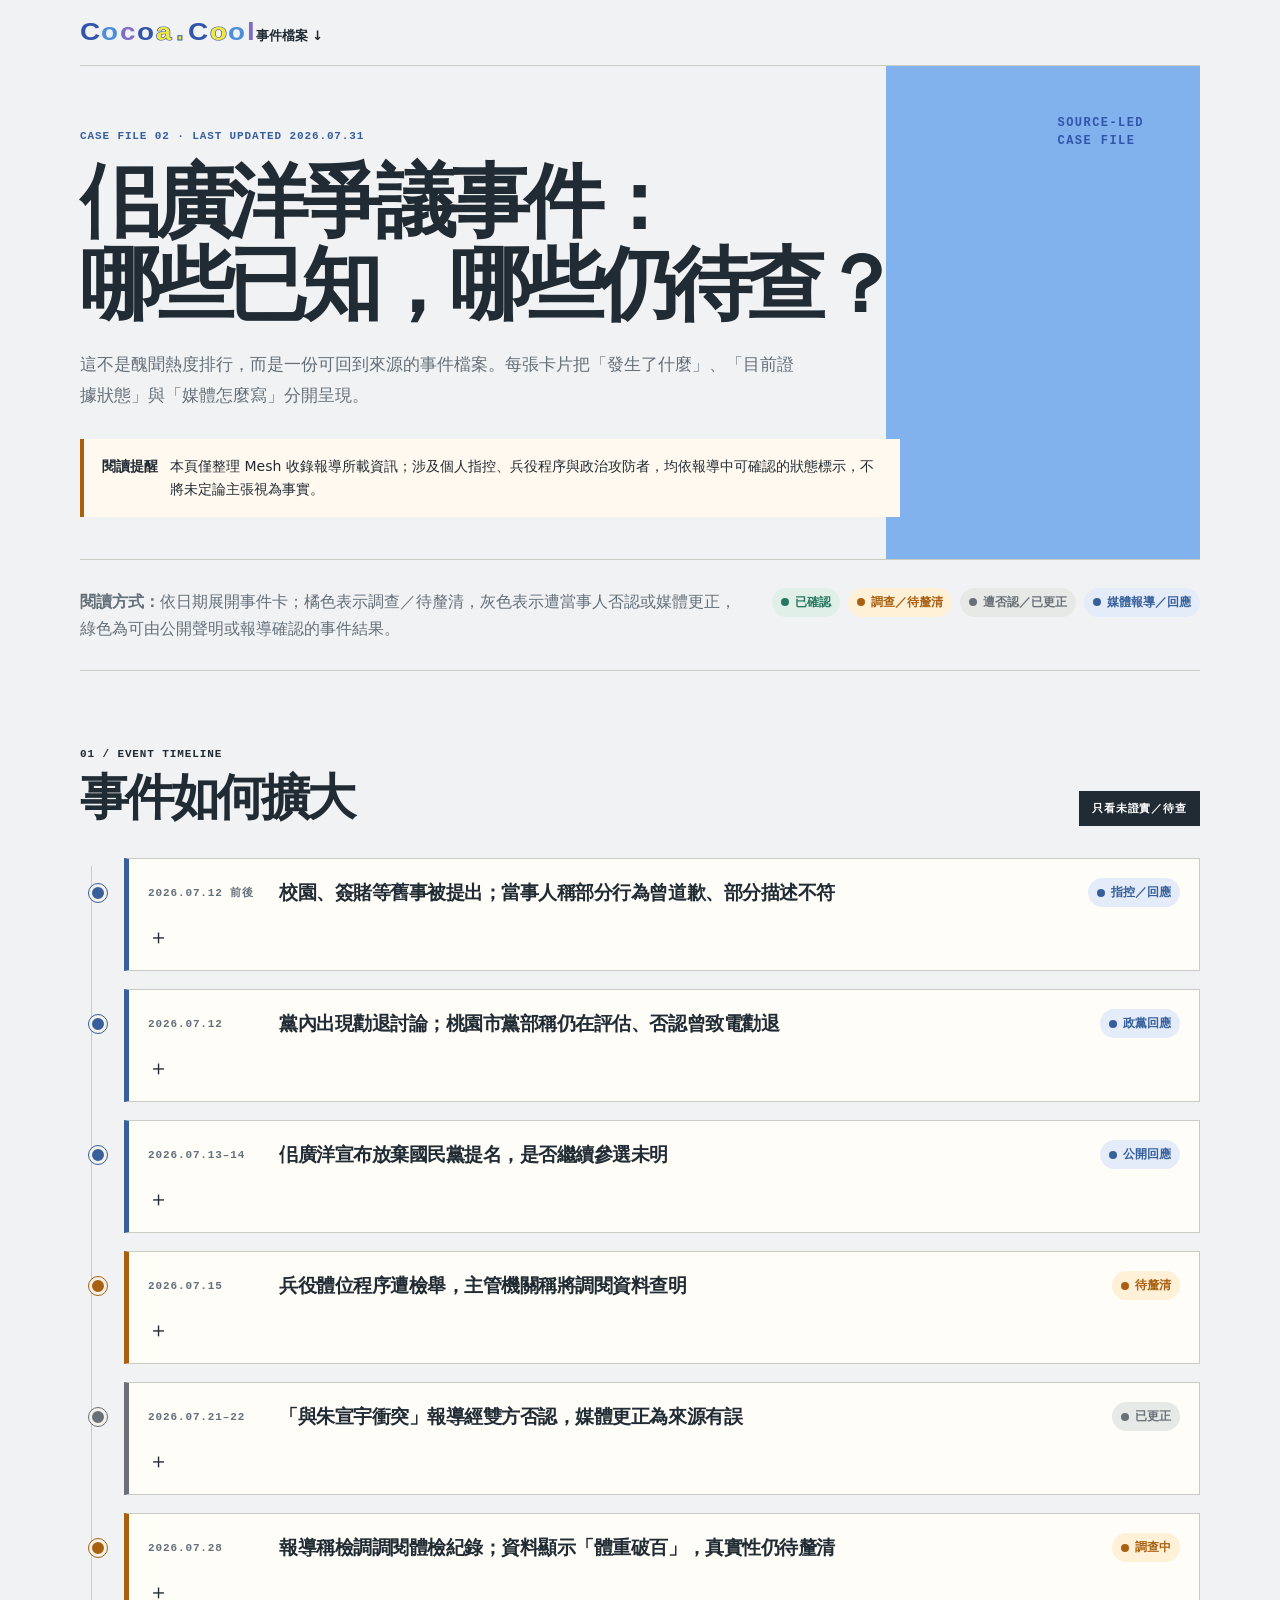
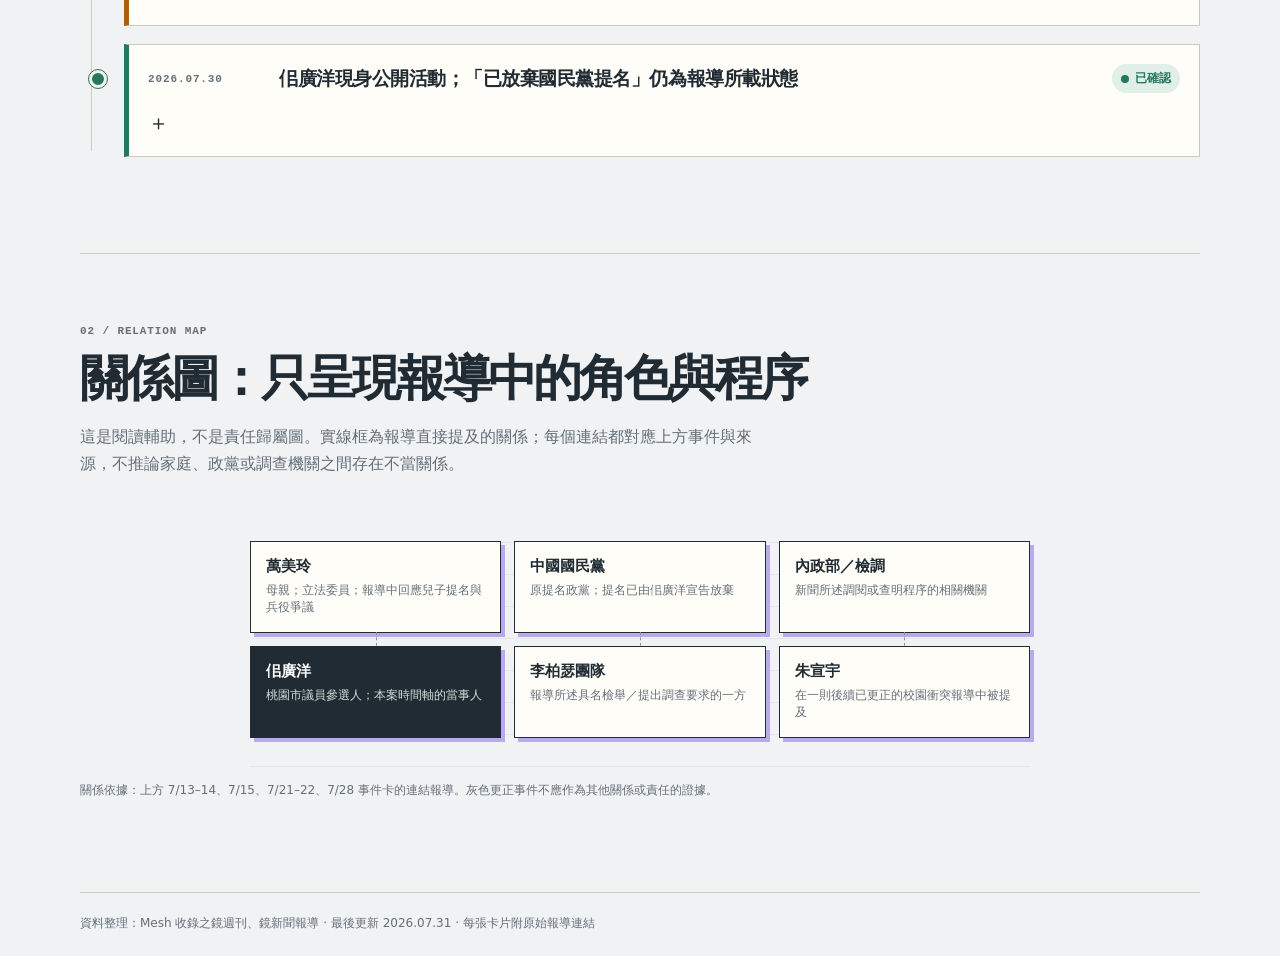
<file: si-guang-yang-case-file.html>
<!doctype html>
<html lang="zh-Hant">
<head>
  <meta charset="utf-8" />
  <meta name="viewport" content="width=device-width,initial-scale=1" />
  <meta name="description" content="以證據狀態梳理佀廣洋近期爭議的互動式新聞策展。" />
  <title>佀廣洋爭議事件檔案｜Cocoa.Cool</title>
  <link rel="stylesheet" href="logo.css" />
  <script src="analytics.js" defer></script>
  <script src="site-seo.js" defer></script>
  <style>
    :root{--ink:#202b33;--paper:#f4f1e9;--line:#c9ccc3;--muted:#647079;--green:#26775f;--green-bg:#e0f0e8;--amber:#a96111;--amber-bg:#fff0d8;--gray:#697177;--gray-bg:#e7e9e7;--blue:#365f9c;--blue-bg:#e3ecf8}*{box-sizing:border-box}html{scroll-behavior:smooth}body{margin:0;background:var(--paper);color:var(--ink);font-family:ui-sans-serif,system-ui,-apple-system,"Noto Sans TC",sans-serif}.wrap{width:min(1120px,calc(100% - 40px));margin:auto}.top{padding:20px 0;border-bottom:1px solid var(--line);font-size:13px;font-weight:700}.top a{color:inherit;text-decoration:none}.mast{padding:64px 0 42px;border-bottom:1px solid var(--line)}.kicker,.label,.date,.source-title,.filter,dt{font:700 11px ui-monospace,SFMono-Regular,monospace;letter-spacing:.08em;text-transform:uppercase}.kicker{color:var(--blue);margin:0 0 18px}.mast h1{max-width:820px;margin:0;font-family:Georgia,"Noto Serif TC",serif;font-size:clamp(43px,7vw,80px);line-height:1.04;letter-spacing:-.055em}.deck{max-width:720px;margin:23px 0 0;color:var(--muted);font-size:17px;line-height:1.8}.notice{display:flex;gap:12px;max-width:820px;margin-top:28px;padding:16px 18px;border-left:4px solid var(--amber);background:#fff9ef;font-size:14px;line-height:1.65}.notice b{white-space:nowrap}.overview{display:grid;grid-template-columns:1.2fr .8fr;gap:20px;padding:28px 0;border-bottom:1px solid var(--line)}.overview p{margin:0;line-height:1.7;color:var(--muted)}.legend{display:flex;gap:8px;align-content:flex-start;align-items:center;justify-content:flex-end;flex-wrap:wrap}.pill{display:inline-flex;align-items:center;gap:6px;padding:6px 9px;border-radius:99px;font-size:12px;font-weight:700}.pill:before{content:"";width:8px;height:8px;border-radius:50%;background:currentColor}.confirmed{color:var(--green);background:var(--green-bg)}.investigating{color:var(--amber);background:var(--amber-bg)}.corrected{color:var(--gray);background:var(--gray-bg)}.reported{color:var(--blue);background:var(--blue-bg)}.timeline-section{padding:66px 0 78px}.section-head{display:flex;justify-content:space-between;align-items:end;gap:20px;margin-bottom:32px}.section-head h2,.network h2{margin:10px 0 0;font-family:Georgia,"Noto Serif TC",serif;font-size:clamp(30px,4vw,49px);line-height:1.12;letter-spacing:-.045em}.filter{border:1px solid var(--ink);padding:9px 12px;background:var(--ink);color:white;cursor:pointer}.filter[aria-pressed="true"]{background:transparent;color:var(--ink)}.timeline{position:relative;padding-left:44px}.timeline:before{content:"";position:absolute;left:11px;top:8px;bottom:6px;width:1px;background:var(--line)}.case{position:relative;margin:0 0 18px;border:1px solid var(--line);background:#fffdf8}.case:before{content:"";position:absolute;left:-40px;top:25px;width:12px;height:12px;border:3px solid var(--paper);border-radius:50%;background:var(--blue);outline:1px solid var(--blue)}.case[data-status="confirmed"]:before{background:var(--green);outline-color:var(--green)}.case[data-status="investigating"]:before{background:var(--amber);outline-color:var(--amber)}.case[data-status="corrected"]:before{background:var(--gray);outline-color:var(--gray)}.case.hidden{display:none}.case-head{width:100%;display:grid;grid-template-columns:115px 1fr auto;gap:16px;align-items:center;padding:19px;background:none;border:0;color:inherit;text-align:left;cursor:pointer;font:inherit}.date{color:var(--muted)}.case h3{margin:0;font-size:19px;letter-spacing:-.025em}.expand{font-size:21px;transition:transform .2s}.case.open .expand{transform:rotate(45deg)}.case-body{display:none;padding:0 20px 22px;border-top:1px solid var(--line)}.case.open .case-body{display:block}.facts{display:grid;grid-template-columns:repeat(3,1fr);gap:18px;margin:20px 0}.fact{padding-left:11px;border-left:2px solid var(--line)}.fact p{margin:6px 0 0;font-size:14px;line-height:1.65}.compare{display:grid;grid-template-columns:repeat(3,1fr);gap:10px;margin-top:20px}.compare div{padding:15px;background:#f4f2ec}.compare h4{margin:0;font-size:13px}.compare p{margin:7px 0 0;color:var(--muted);font-size:13px;line-height:1.6}.sources{margin:20px 0 0;padding-top:16px;border-top:1px dashed var(--line);font-size:13px;line-height:1.7}.sources a{color:#174f88;font-weight:700}.network{padding:57px 0 80px;border-top:1px solid var(--line)}.network>p{max-width:700px;color:var(--muted);line-height:1.7}.network-board{position:relative;display:grid;grid-template-columns:repeat(3,1fr);gap:13px;max-width:780px;margin:34px auto 0;padding:30px 0}.node{position:relative;z-index:1;min-height:90px;padding:15px;border:1px solid var(--ink);background:#fffdf8}.node strong{display:block;font-size:15px}.node span{display:block;margin-top:6px;color:var(--muted);font-size:12px;line-height:1.45}.node.center{background:var(--ink);color:#fff}.node.center span{color:#d3ddd7}.node:after{content:"";position:absolute;z-index:-1;left:50%;top:100%;height:30px;border-left:1px dashed #8b9691}.node:nth-last-child(-n+3):after{display:none}.network-note{font-size:12px;color:var(--muted)}footer{padding:22px 0;border-top:1px solid var(--line);color:var(--muted);font-size:12px}@media(max-width:720px){.wrap{width:min(100% - 28px,1120px)}.mast{padding:42px 0 32px}.overview{grid-template-columns:1fr}.legend{justify-content:start}.section-head{align-items:start;flex-direction:column}.timeline{padding-left:28px}.case:before{left:-25px}.case-head{grid-template-columns:1fr auto;gap:8px;padding:15px}.date{grid-column:1/-1}.case h3{font-size:17px}.facts,.compare{grid-template-columns:1fr}.network-board{grid-template-columns:1fr 1fr}.node:nth-last-child(-n+3):after{display:block}.node:nth-last-child(-n+2):after{display:none}.notice{font-size:13px}}
  </style><style>
    body{background:#f1f2f4}.mast{background:linear-gradient(90deg,transparent 0 72%,#82b2ed 72%);position:relative}.mast:after{content:'SOURCE-LED\A CASE FILE';white-space:pre;position:absolute;right:5%;top:48px;color:#3155aa;font:700 12px ui-monospace,monospace;letter-spacing:.12em;line-height:1.5}.mast h1,.section-head h2,.network h2{font-family:ui-sans-serif,system-ui,"Noto Sans TC",sans-serif;font-weight:800;letter-spacing:-.075em}.case{border-left:5px solid var(--blue)}.case[data-status="confirmed"]{border-left-color:var(--green)}.case[data-status="investigating"]{border-left-color:var(--amber)}.case[data-status="corrected"]{border-left-color:var(--gray)}.network-board{background:repeating-linear-gradient(to bottom,transparent 0 31px,#d8ddd8 32px)}.node{box-shadow:4px 4px 0 #b9aaee}@media(max-width:720px){.mast{background:none}.mast:after{display:none}}
  </style>
</head>
<body>
  <header class="top wrap cocoa-nav"><a class="logo" href="index.html" aria-label="Cocoa.Cool 首頁"><span class="logo-cocoa"><i>C</i><i>o</i><i>c</i><i>o</i><i>a</i></span><span class="logo-dot">.</span><span class="logo-cool"><i>C</i><i>o</i><i>o</i><i>l</i></span></a><a href="#timeline">事件檔案 ↓</a></header>
  <main>
    <section class="mast wrap"><p class="kicker">CASE FILE 02 · LAST UPDATED 2026.07.31</p><h1>佀廣洋爭議事件：<br>哪些已知，哪些仍待查？</h1><p class="deck">這不是醜聞熱度排行，而是一份可回到來源的事件檔案。每張卡片把「發生了什麼」、「目前證據狀態」與「媒體怎麼寫」分開呈現。</p><div class="notice"><b>閱讀提醒</b><span>本頁僅整理 Mesh 收錄報導所載資訊；涉及個人指控、兵役程序與政治攻防者，均依報導中可確認的狀態標示，不將未定論主張視為事實。</span></div></section>
    <section class="overview wrap"><p><b>閱讀方式：</b>依日期展開事件卡；橘色表示調查／待釐清，灰色表示遭當事人否認或媒體更正，綠色為可由公開聲明或報導確認的事件結果。</p><div class="legend"><span class="pill confirmed">已確認</span><span class="pill investigating">調查／待釐清</span><span class="pill corrected">遭否認／已更正</span><span class="pill reported">媒體報導／回應</span></div></section>
    <section class="timeline-section wrap"><div class="section-head"><div><p class="label">01 / EVENT TIMELINE</p><h2>事件如何擴大</h2></div><button class="filter" id="unverified" aria-pressed="false">只看未證實／待查</button></div><div class="timeline" id="timeline">
      <article class="case" data-status="reported"><button class="case-head" aria-expanded="false"><span class="date">2026.07.12 前後</span><h3>校園、簽賭等舊事被提出；當事人稱部分行為曾道歉、部分描述不符</h3><span class="pill reported">指控／回應</span><span class="expand">＋</span></button><div class="case-body"><div class="facts"><div class="fact"><span class="label">發生了什麼</span><p>多名人士透過網路提出校園霸凌等指控；報導也提及高中簽賭事件。佀廣洋在後續聲明中稱，學生時期有犯錯並表示後悔，但也說有諸多描述與事實不符。</p></div><div class="fact"><span class="label">現在到哪一步</span><p>此卡整理的是媒體所報導的指控與當事人公開說法。報導未提供足以將全部指控一概認定為事實的司法或調查結論。</p></div><div class="fact"><span class="label">媒體怎麼寫</span><p>鏡週刊報導引述齋齋的具體指控、佀廣洋曾拍片與發文道歉，以及他承認高中簽賭事件曾移送少年法庭。</p></div></div><div class="compare"><div><h4>指控方說法</h4><p>有網路爆料指稱其在求學階段涉及言語霸凌等行為。</p></div><div><h4>當事人回應</h4><p>稱對學生時期犯錯感到後悔、已致歉與反省，同時表示部分流傳內容不符事實。</p></div><div><h4>媒體已查到什麼</h4><p>報導載有他承認曾因高中簽賭事件移送少年法庭；其他個別指控仍應逐項判讀。</p></div></div><p class="sources"><b>原始新聞：</b> <a target="_blank" rel="noreferrer" href="https://www.mirrormedia.mg/story/20260713edi007">鏡週刊：轉學、道歉與黨部回應</a>　<a target="_blank" rel="noreferrer" href="https://www.mirrormedia.mg/story/20260713edi084">鏡週刊：霸凌事蹟連爆、提名放棄</a></p></div></article>
      <article class="case" data-status="reported"><button class="case-head" aria-expanded="false"><span class="date">2026.07.12</span><h3>黨內出現勸退討論；桃園市黨部稱仍在評估、否認曾致電勸退</h3><span class="pill reported">政黨回應</span><span class="expand">＋</span></button><div class="case-body"><div class="facts"><div class="fact"><span class="label">發生了什麼</span><p>爭議擴大後，媒體報導國民黨內出現勸退聲浪。桃園市黨部主委蔡忠誠表示，仍須評估當事人是否有其他可能性。</p></div><div class="fact"><span class="label">現在到哪一步</span><p>主委同時向媒體表示，黨部沒有致電勸退，仍在討論如何處理；這是放棄提名前的政黨內部反應，並非正式處分結果。</p></div><div class="fact"><span class="label">媒體怎麼寫</span><p>報導將「傳出勸退」與「黨部否認曾致電、持續討論」並列，顯示當時的決策尚未定案。</p></div></div><div class="compare"><div><h4>媒體報導</h4><p>黨內有勸退聲浪，輿論與選舉風險升高。</p></div><div><h4>政黨回應</h4><p>市黨部主委稱當事人可再考慮，但否認黨部曾直接致電勸退。</p></div><div><h4>可查核資訊</h4><p>可確認當時仍在評估；不要把「勸退傳聞」等同於已作成的黨紀或提名決定。</p></div></div><p class="sources"><b>原始新聞：</b> <a target="_blank" rel="noreferrer" href="https://www.mirrormedia.mg/story/20260713edi007">鏡週刊：黨部主委說明</a></p></div></article>
      <article class="case" data-status="reported"><button class="case-head" aria-expanded="false"><span class="date">2026.07.13–14</span><h3>佀廣洋宣布放棄國民黨提名，是否繼續參選未明</h3><span class="pill reported">公開回應</span><span class="expand">＋</span></button><div class="case-body"><div class="facts"><div class="fact"><span class="label">發生了什麼</span><p>佀廣洋在臉書表示，因個人事件不願影響黨內與選戰，決定放棄國民黨提名；聲明未明確交代是否繼續參選。</p></div><div class="fact"><span class="label">現在到哪一步</span><p>放棄提名可由本人公開聲明與後續黨方說法確認；是否參選屬當時尚未明朗的政治動向。</p></div><div class="fact"><span class="label">媒體怎麼寫</span><p>鏡週刊報導其自述反省；鏡新聞則整理黨紀規範與桃園市黨部「尚屬假設」的回應。</p></div></div><div class="compare"><div><h4>當事人說法</h4><p>表示部分批評與事實不符，但將以負責態度致歉、澄清與反省。</p></div><div><h4>政黨／相關方</h4><p>萬美玲稱尊重決定；地方黨部表示是否繼續參選仍不明朗。</p></div><div><h4>可查核資訊</h4><p>報導記載其公開放棄提名；這不等同於已退出選舉。</p></div></div><p class="sources"><b>原始新聞：</b> <a target="_blank" rel="noreferrer" href="https://www.mirrormedia.mg/story/20260714edi023">鏡週刊：佀廣洋無黨選到底？</a>　<a target="_blank" rel="noreferrer" href="https://www.mnews.tw/story/20260715nm017">鏡新聞：棄提名未鬆口退選</a></p></div></article>
      <article class="case" data-status="investigating"><button class="case-head" aria-expanded="false"><span class="date">2026.07.15</span><h3>兵役體位程序遭檢舉，主管機關稱將調閱資料查明</h3><span class="pill investigating">待釐清</span><span class="expand">＋</span></button><div class="case-body"><div class="facts"><div class="fact"><span class="label">發生了什麼</span><p>報導引述李柏瑟團隊稱已就兵役問題具名檢舉；萬美玲先前曾稱兒子因體重因素被判定體位不合格。</p></div><div class="fact"><span class="label">現在到哪一步</span><p>主管機關回覆已主動調閱資料；若查有違法才會移送。此時並無可據以認定不法的最終結論。</p></div><div class="fact"><span class="label">媒體怎麼寫</span><p>報導聚焦制度公平與程序是否查明，並載明「並非預設任何人有罪」。</p></div></div><div class="compare"><div><h4>指控方說法</h4><p>認為涉及兵役制度公平，要求主管機關調查當年體位判定程序。</p></div><div><h4>當事人／家屬回應</h4><p>報導記載萬美玲說法為體檢時體重曾達不合格標準；其後媒體另報導數字說法有改口。</p></div><div><h4>媒體已查到什麼</h4><p>可確認的是主管機關已稱調閱資料查明；不等於已確認造假或違法。</p></div></div><p class="sources"><b>原始新聞：</b> <a target="_blank" rel="noreferrer" href="https://www.mirrormedia.mg/story/20260715-169soc-104305">鏡週刊：免役爭議、內政部介入</a></p></div></article>
      <article class="case" data-status="corrected"><button class="case-head" aria-expanded="false"><span class="date">2026.07.21–22</span><h3>「與朱宣宇衝突」報導經雙方否認，媒體更正為來源有誤</h3><span class="pill corrected">已更正</span><span class="expand">＋</span></button><div class="case-body"><div class="facts"><div class="fact"><span class="label">發生了什麼</span><p>先前有報導稱佀廣洋與朱宣宇曾在校內衝突；佀廣洋公開否認，媒體再向雙方查證。</p></div><div class="fact"><span class="label">現在到哪一步</span><p>雙方均表示彼此不認識、未有衝突；原媒體報導稱其消息來源資訊有誤、與事實不符。</p></div><div class="fact"><span class="label">媒體怎麼寫</span><p>這是一則明確可辨識的更正案例，因此以灰色呈現，並不列為既定爭議事實。</p></div></div><div class="compare"><div><h4>原始指控</h4><p>曾有說法稱兩人在就學期間因打球發生口角。</p></div><div><h4>當事人回應</h4><p>佀廣洋、朱宣宇皆否認認識對方或曾衝突。</p></div><div><h4>媒體已查到什麼</h4><p>原報導媒體在再次查證後，刊出來源資訊有誤的更正說明。</p></div></div><p class="sources"><b>原始新聞：</b> <a target="_blank" rel="noreferrer" href="https://www.mirrormedia.mg/story/20260722edi008">鏡週刊：朱宣宇、佀廣洋回應了</a></p></div></article>
      <article class="case" data-status="investigating"><button class="case-head" aria-expanded="false"><span class="date">2026.07.28</span><h3>報導稱檢調調閱體檢紀錄；資料顯示「體重破百」，真實性仍待釐清</h3><span class="pill investigating">調查中</span><span class="expand">＋</span></button><div class="case-body"><div class="facts"><div class="fact"><span class="label">發生了什麼</span><p>鏡新聞節目報導稱，檢調已向桃園軍醫院調閱當年體檢紀錄，並引述來賓表示資料顯示體重「破百」。</p></div><div class="fact"><span class="label">現在到哪一步</span><p>報導本身明載有無造假仍是問號、待檢調釐清；「破百」也不等於程序或資料已被判定違法。</p></div><div class="fact"><span class="label">媒體怎麼寫</span><p>同篇報導並引述評論，指出應就事件本身提出證據說明，而非僅歸因於政治攻防。</p></div></div><div class="compare"><div><h4>質疑焦點</h4><p>外界聚焦體檢資料、體位判定與免役資格程序。</p></div><div><h4>調查狀態</h4><p>報導稱已調閱紀錄；最終是否有不實或違法，尚未見結論。</p></div><div><h4>讀者應如何看</h4><p>將「體重破百」視為媒體所述調閱資訊，不延伸為對任何人違法的判定。</p></div></div><p class="sources"><b>原始新聞：</b> <a target="_blank" rel="noreferrer" href="https://www.mnews.tw/story/20260728nm014">鏡新聞：檢調查佀廣洋兵役</a></p></div></article>
      <article class="case" data-status="confirmed"><button class="case-head" aria-expanded="false"><span class="date">2026.07.30</span><h3>佀廣洋現身公開活動；「已放棄國民黨提名」仍為報導所載狀態</h3><span class="pill confirmed">已確認</span><span class="expand">＋</span></button><div class="case-body"><div class="facts"><div class="fact"><span class="label">發生了什麼</span><p>鏡週刊報導佀廣洋在神隱多日後出席桃園活動，面對媒體提問簡短回應後離去。</p></div><div class="fact"><span class="label">現在到哪一步</span><p>公開現身與先前放棄國民黨提名為報導可確認事項；出席活動不構成對其他爭議的回應或結論。</p></div><div class="fact"><span class="label">媒體怎麼寫</span><p>報導著重其仍穿著印有自身與萬美玲名字的國民黨背心，以及未多做說明的狀況。</p></div></div><div class="compare"><div><h4>當事人回應</h4><p>面對記者詢問，報導記載其回應「謝謝」後離去。</p></div><div><h4>已確認</h4><p>出席公開活動，以及此前公開聲明放棄國民黨提名。</p></div><div><h4>尚不能推論</h4><p>單一公開行程無法證實其最終參選身分，也無法改變待查案件狀態。</p></div></div><p class="sources"><b>原始新聞：</b> <a target="_blank" rel="noreferrer" href="https://www.mirrormedia.mg/story/20260730edi035">鏡週刊：佀廣洋重出江湖跑行程</a></p></div></article>
    </div></section>
    <section class="network wrap"><p class="label">02 / RELATION MAP</p><h2>關係圖：只呈現報導中的角色與程序</h2><p>這是閱讀輔助，不是責任歸屬圖。實線框為報導直接提及的關係；每個連結都對應上方事件與來源，不推論家庭、政黨或調查機關之間存在不當關係。</p><div class="network-board"><div class="node"><strong>萬美玲</strong><span>母親；立法委員；報導中回應兒子提名與兵役爭議</span></div><div class="node"><strong>中國國民黨</strong><span>原提名政黨；提名已由佀廣洋宣告放棄</span></div><div class="node"><strong>內政部／檢調</strong><span>新聞所述調閱或查明程序的相關機關</span></div><div class="node center"><strong>佀廣洋</strong><span>桃園市議員參選人；本案時間軸的當事人</span></div><div class="node"><strong>李柏瑟團隊</strong><span>報導所述具名檢舉／提出調查要求的一方</span></div><div class="node"><strong>朱宣宇</strong><span>在一則後續已更正的校園衝突報導中被提及</span></div></div><p class="network-note">關係依據：上方 7/13–14、7/15、7/21–22、7/28 事件卡的連結報導。灰色更正事件不應作為其他關係或責任的證據。</p></section>
  </main><footer class="wrap">資料整理：Mesh 收錄之鏡週刊、鏡新聞報導 · 最後更新 2026.07.31 · 每張卡片附原始報導連結</footer>
  <script>document.querySelectorAll('.case-head').forEach(b=>b.addEventListener('click',()=>{const c=b.closest('.case'),open=c.classList.toggle('open');b.setAttribute('aria-expanded',open)}));document.querySelector('#unverified').addEventListener('click',e=>{const on=e.currentTarget.getAttribute('aria-pressed')==='false';e.currentTarget.setAttribute('aria-pressed',String(on));e.currentTarget.textContent=on?'顯示所有事件':'只看未證實／待查';document.querySelectorAll('.case').forEach(c=>c.classList.toggle('hidden',on&&c.dataset.status!=='investigating'))})</script>
</body></html>
</file>
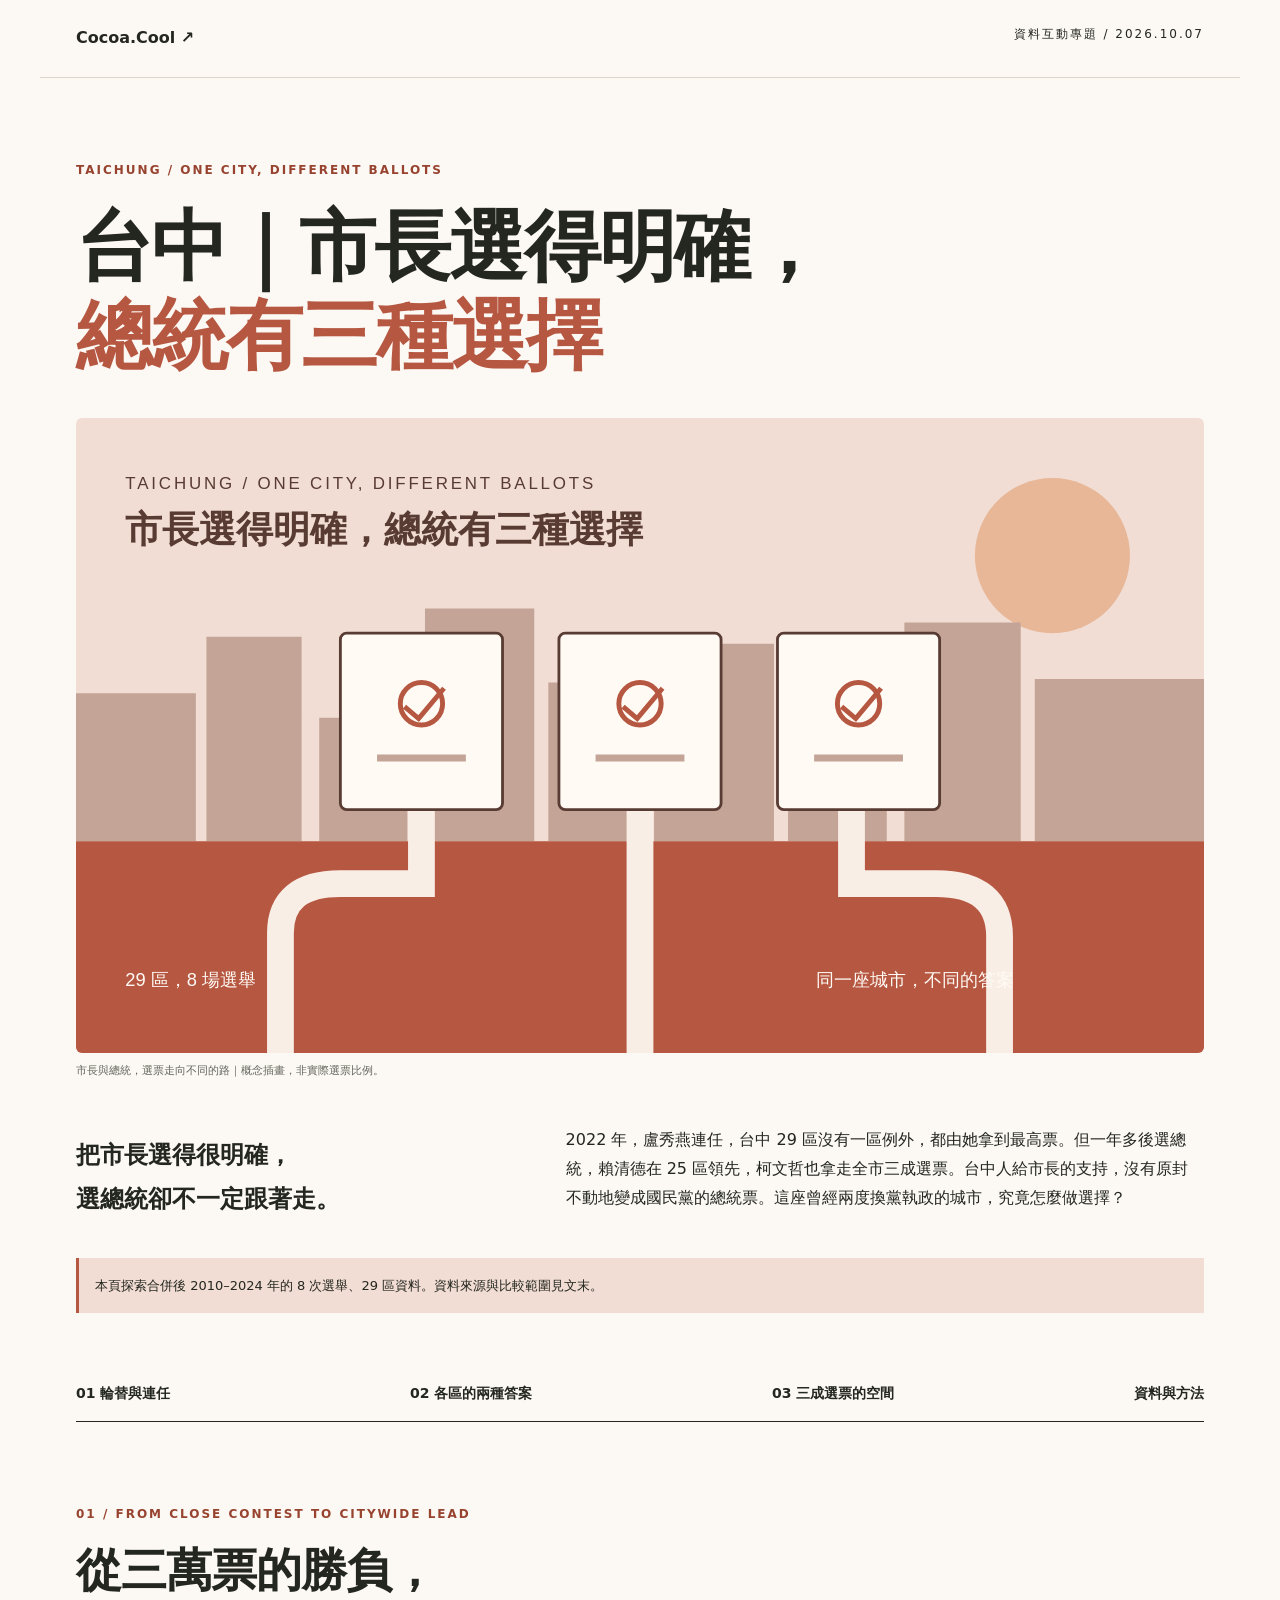
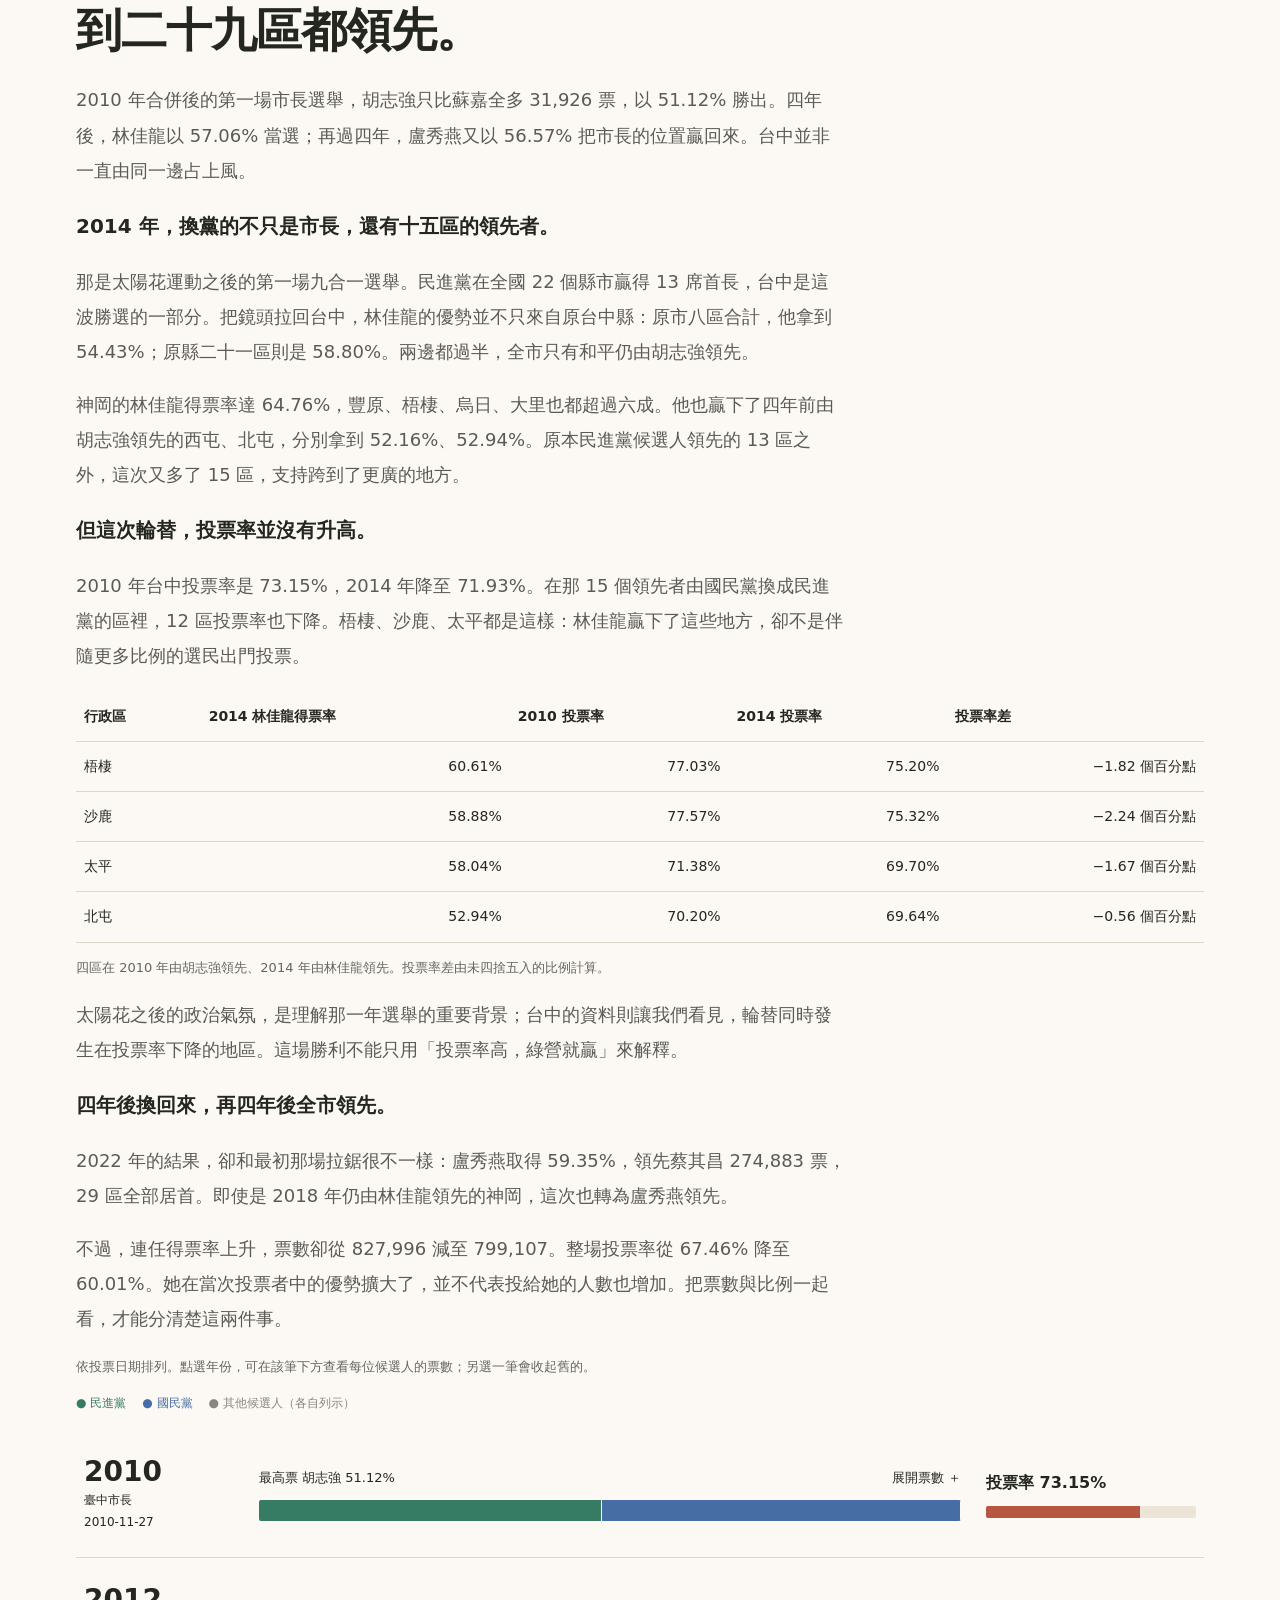
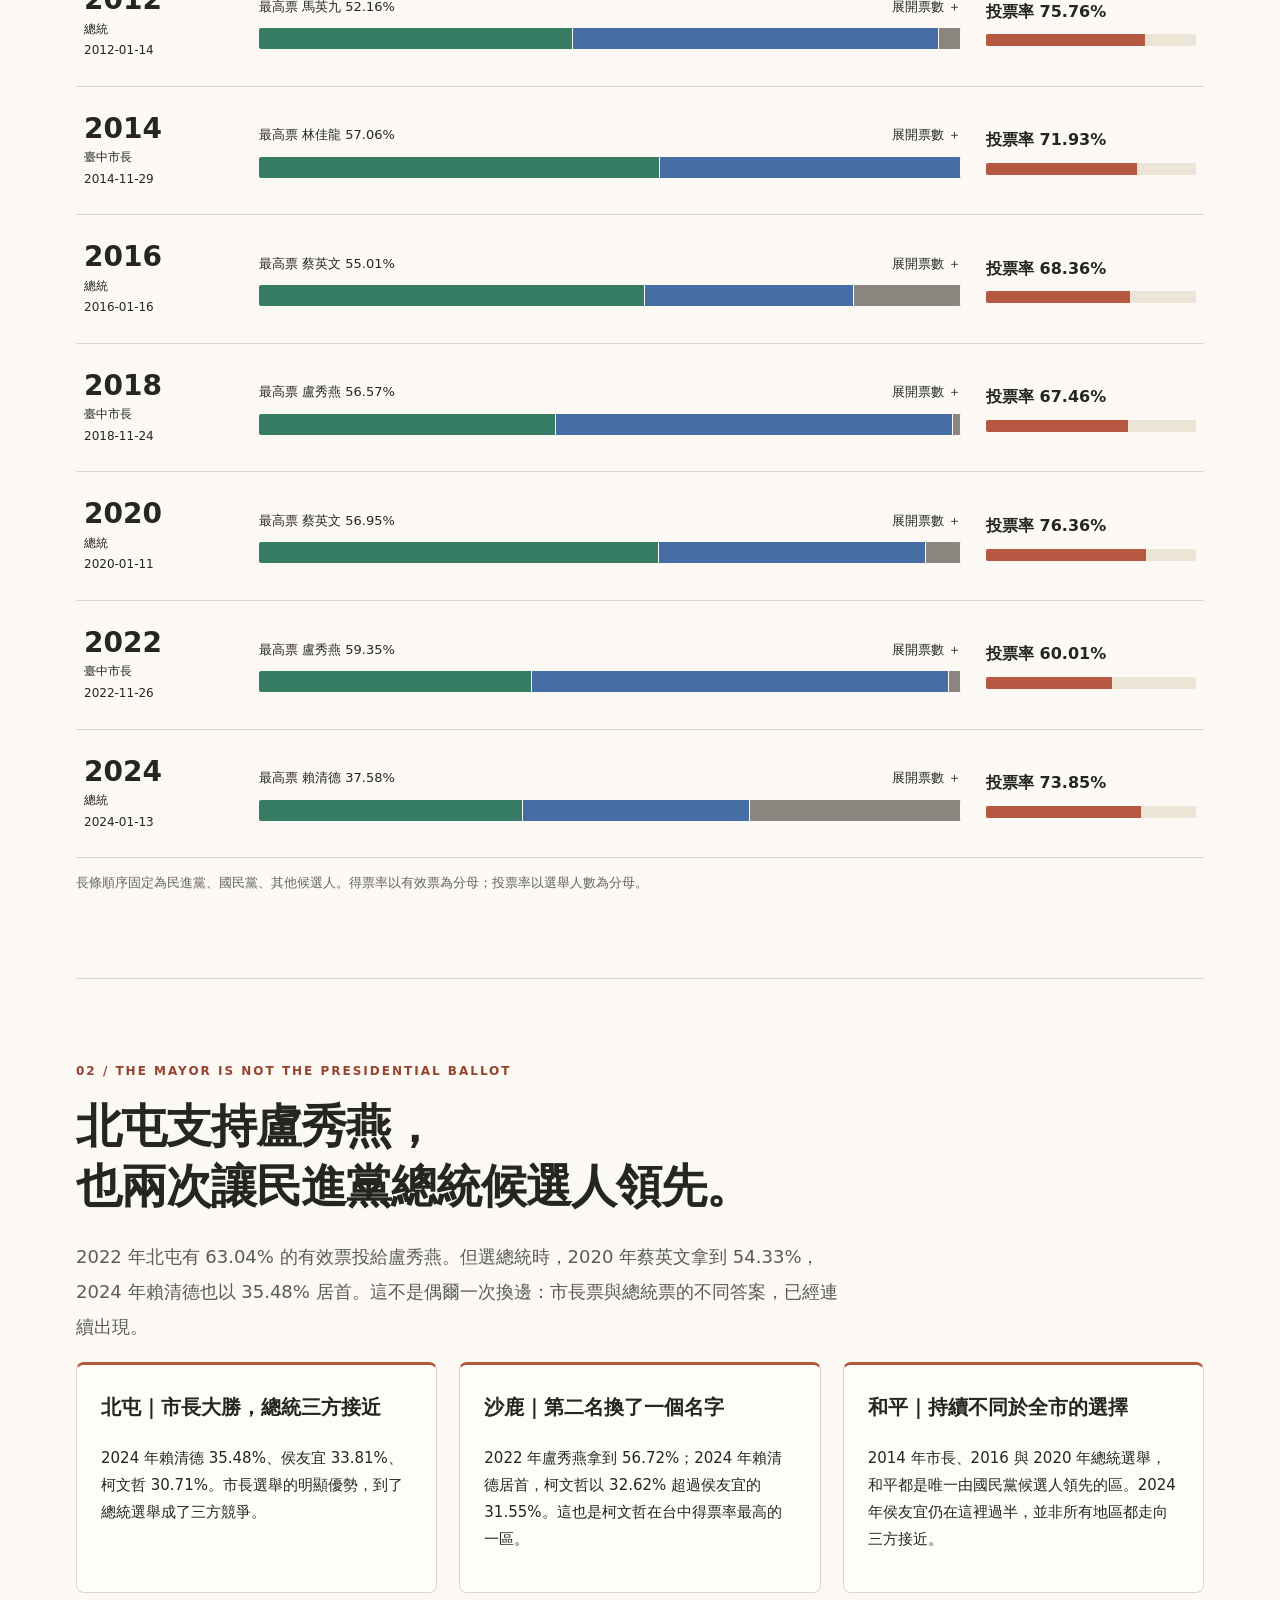
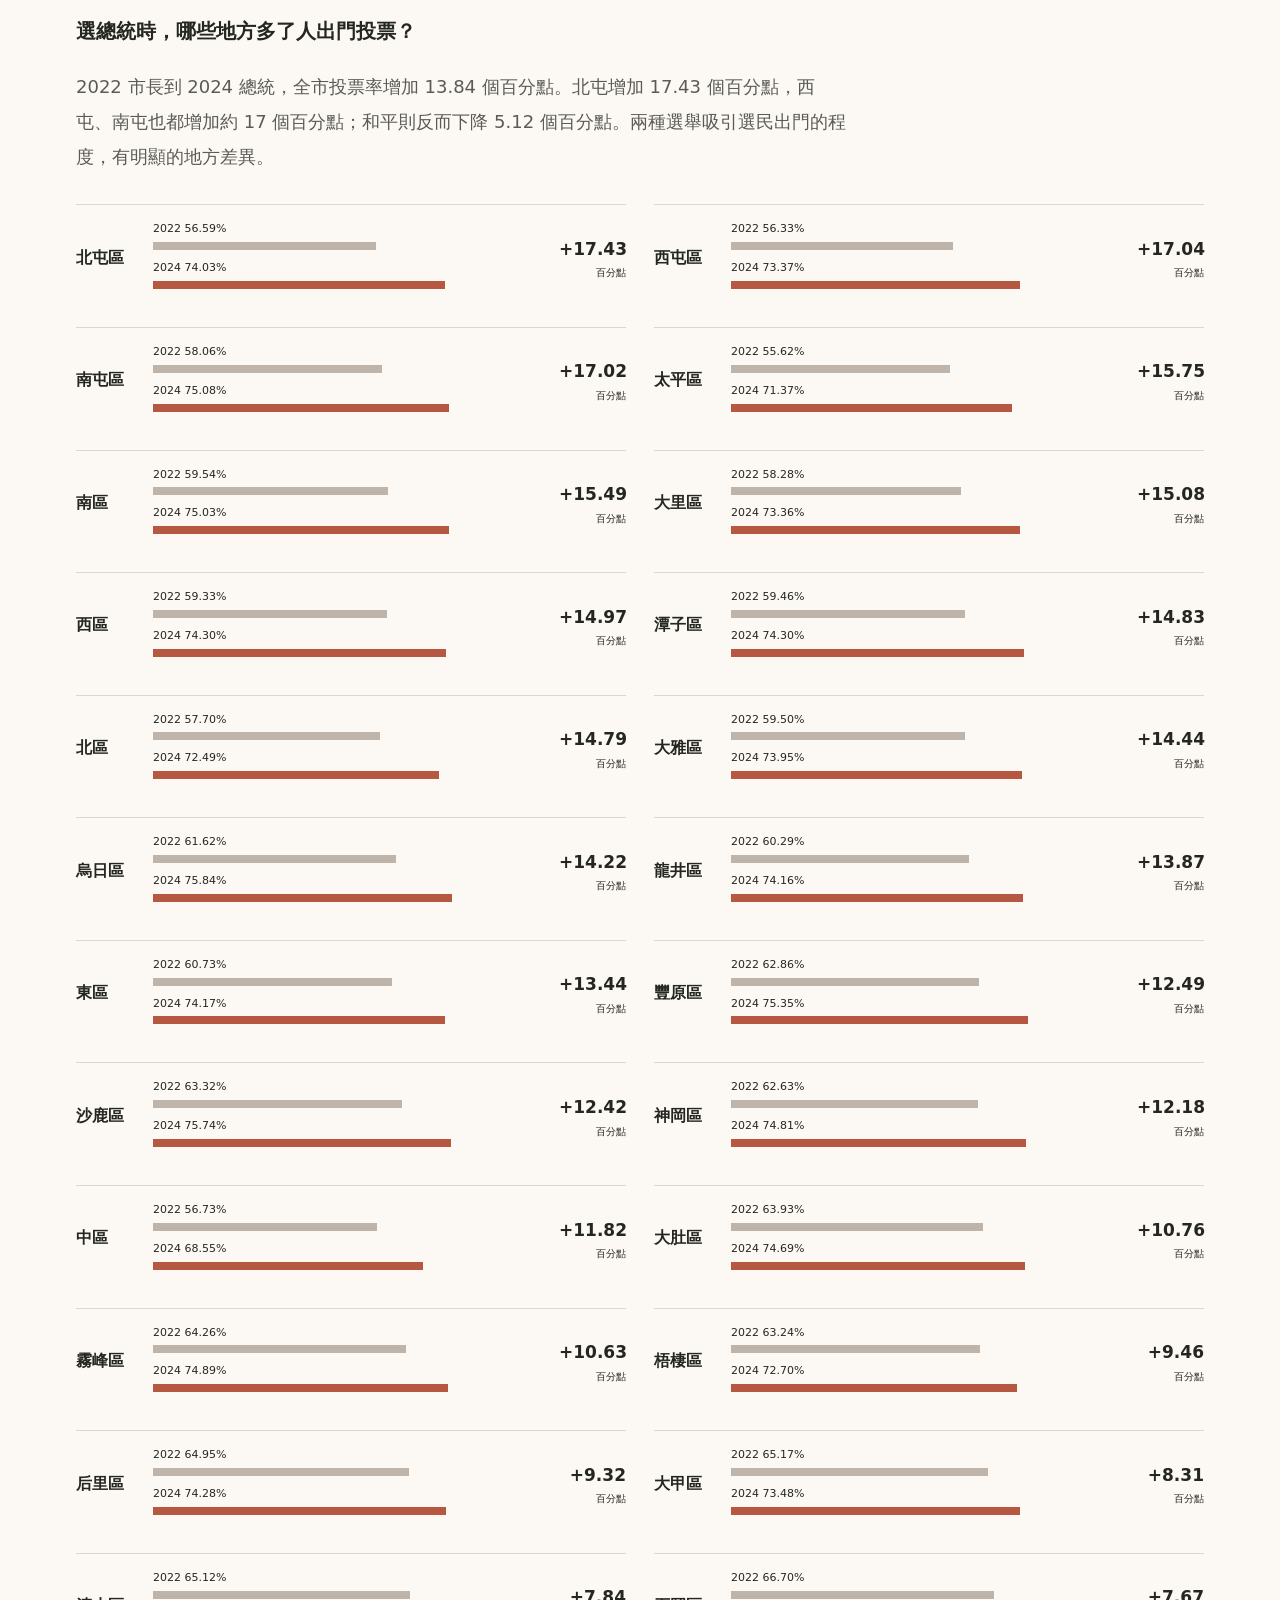
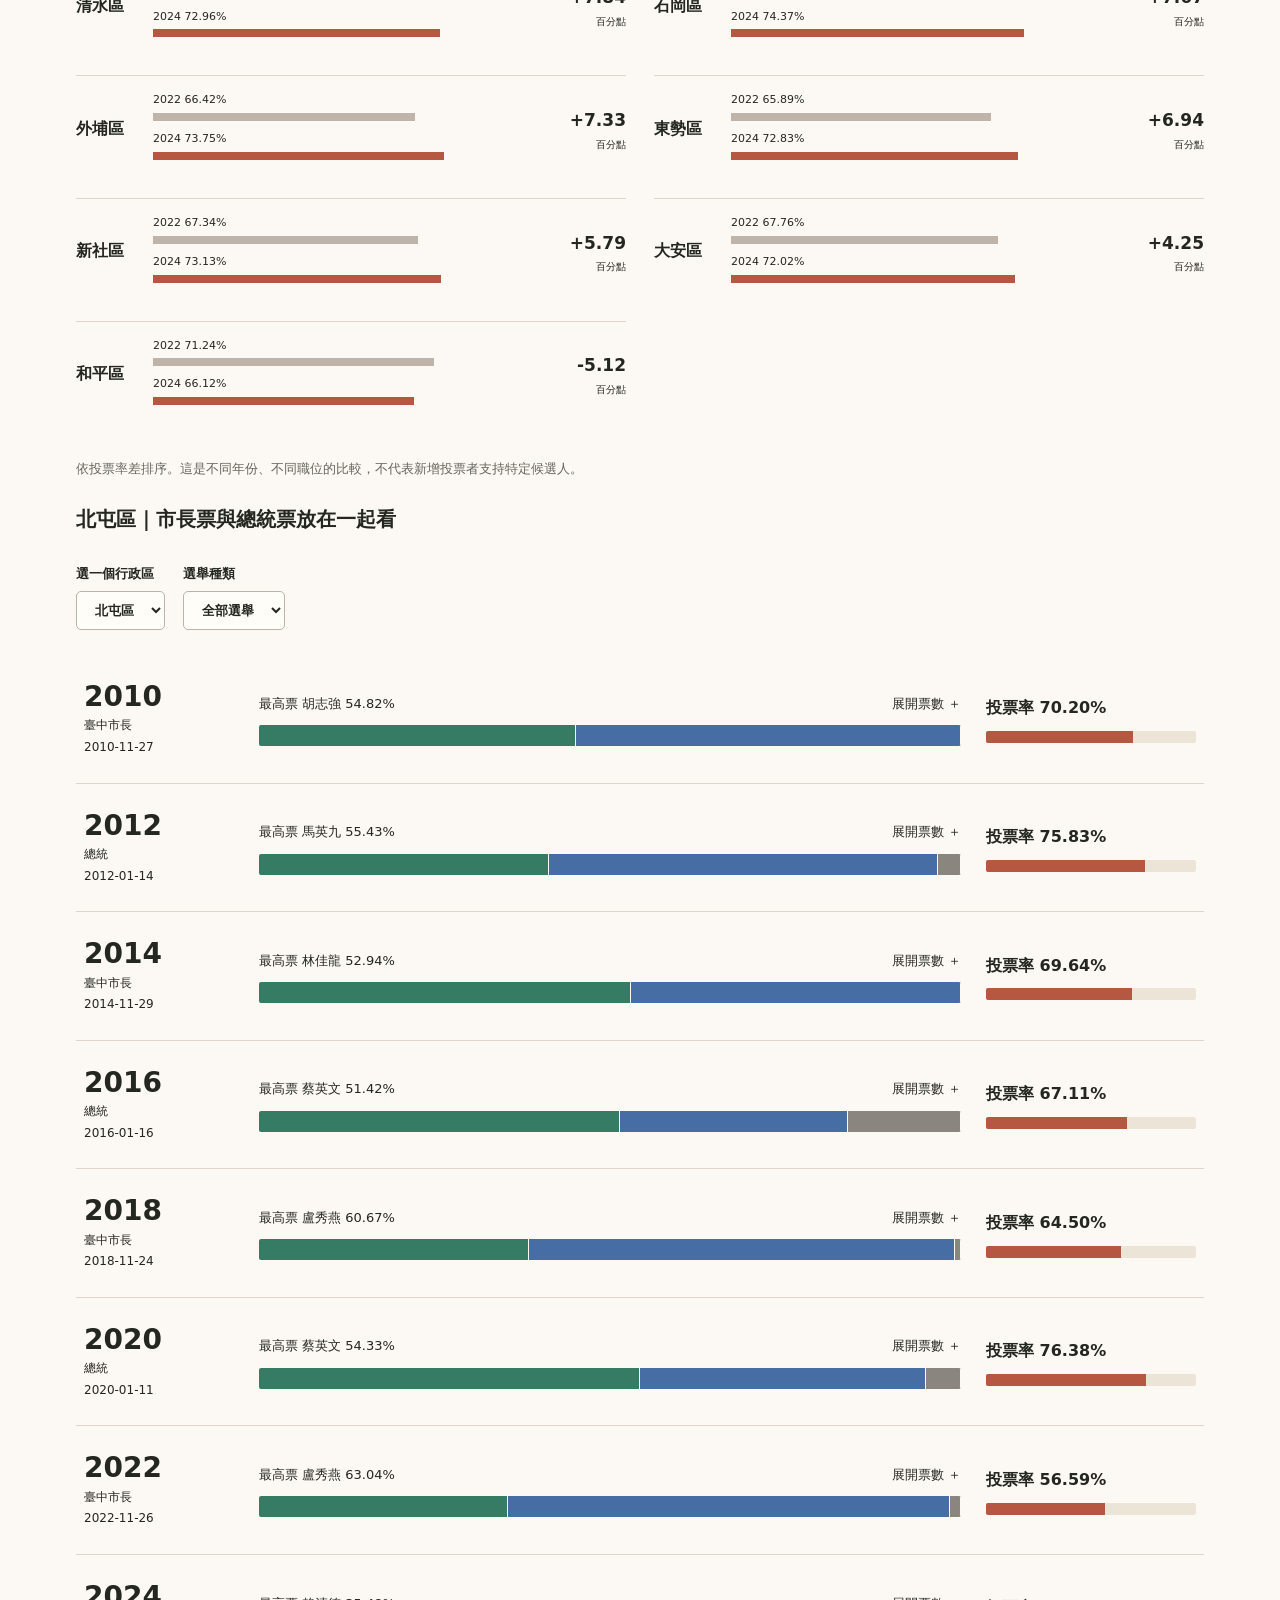
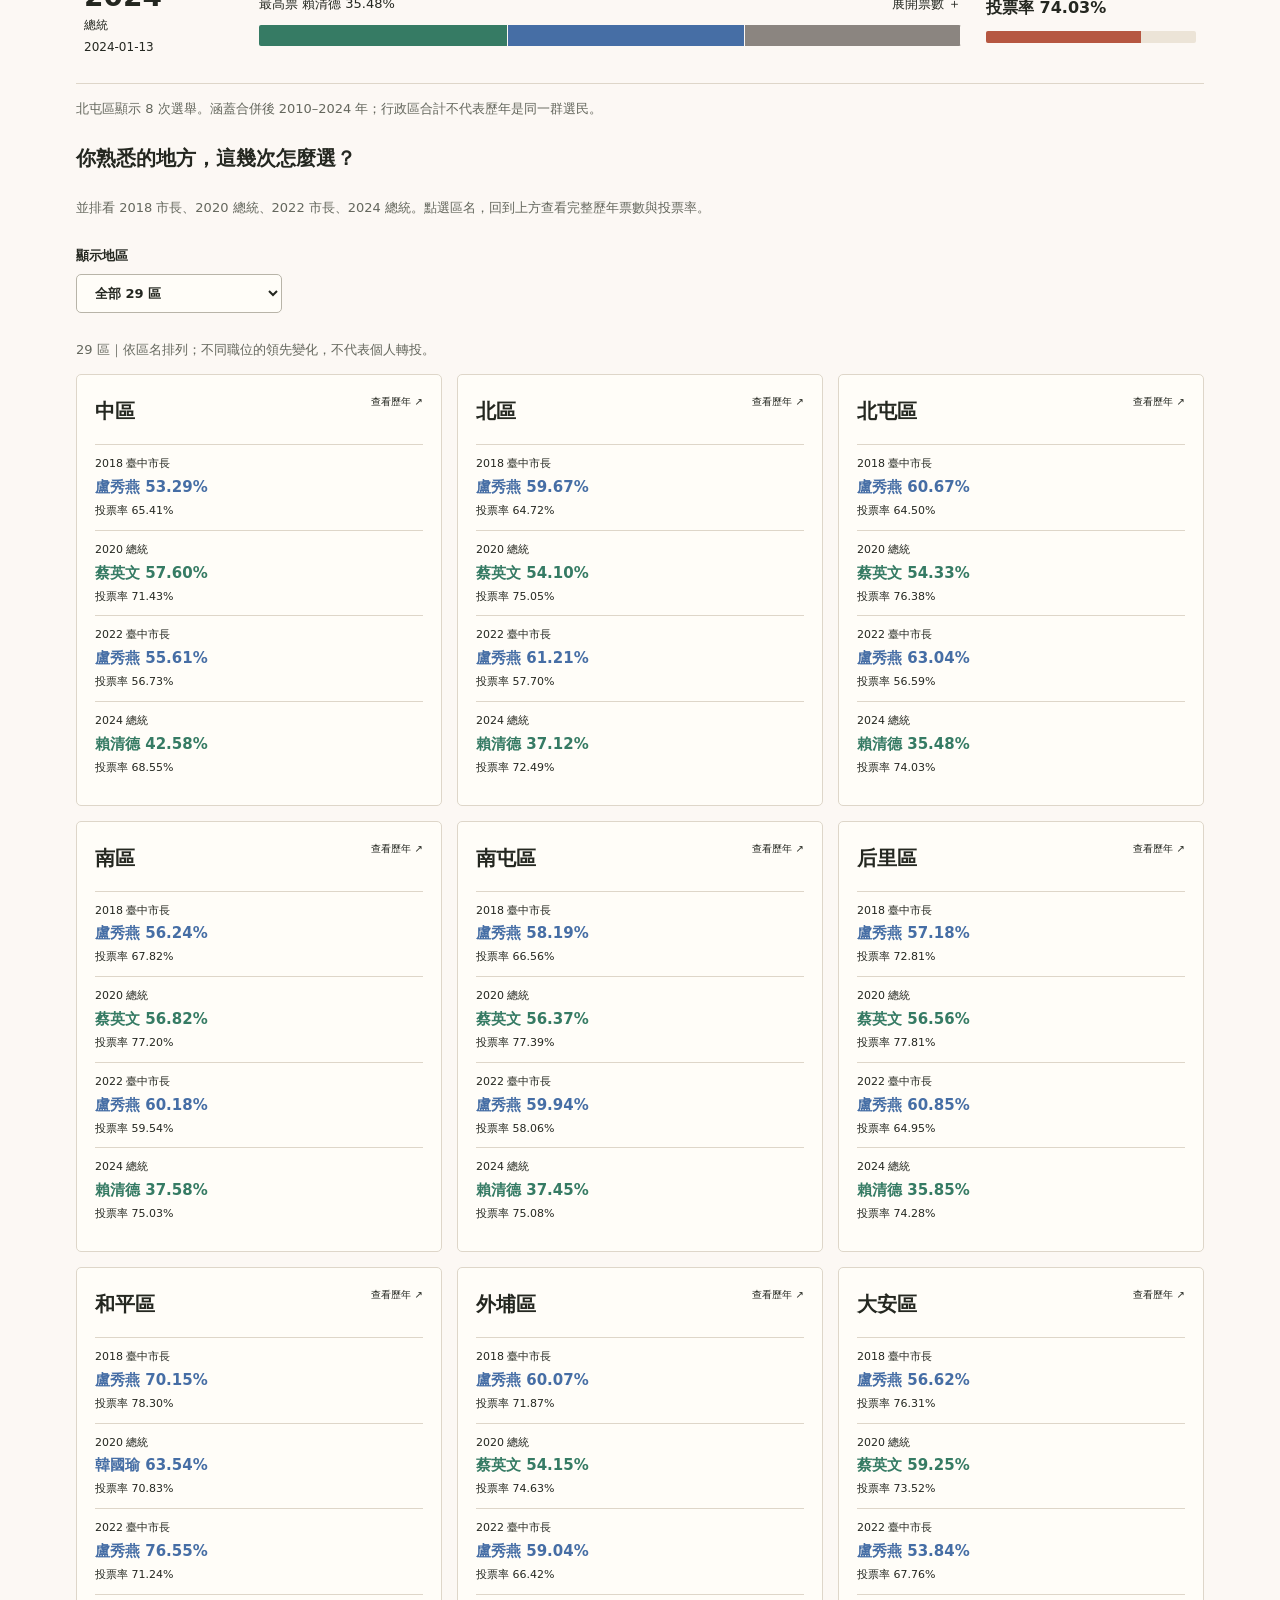
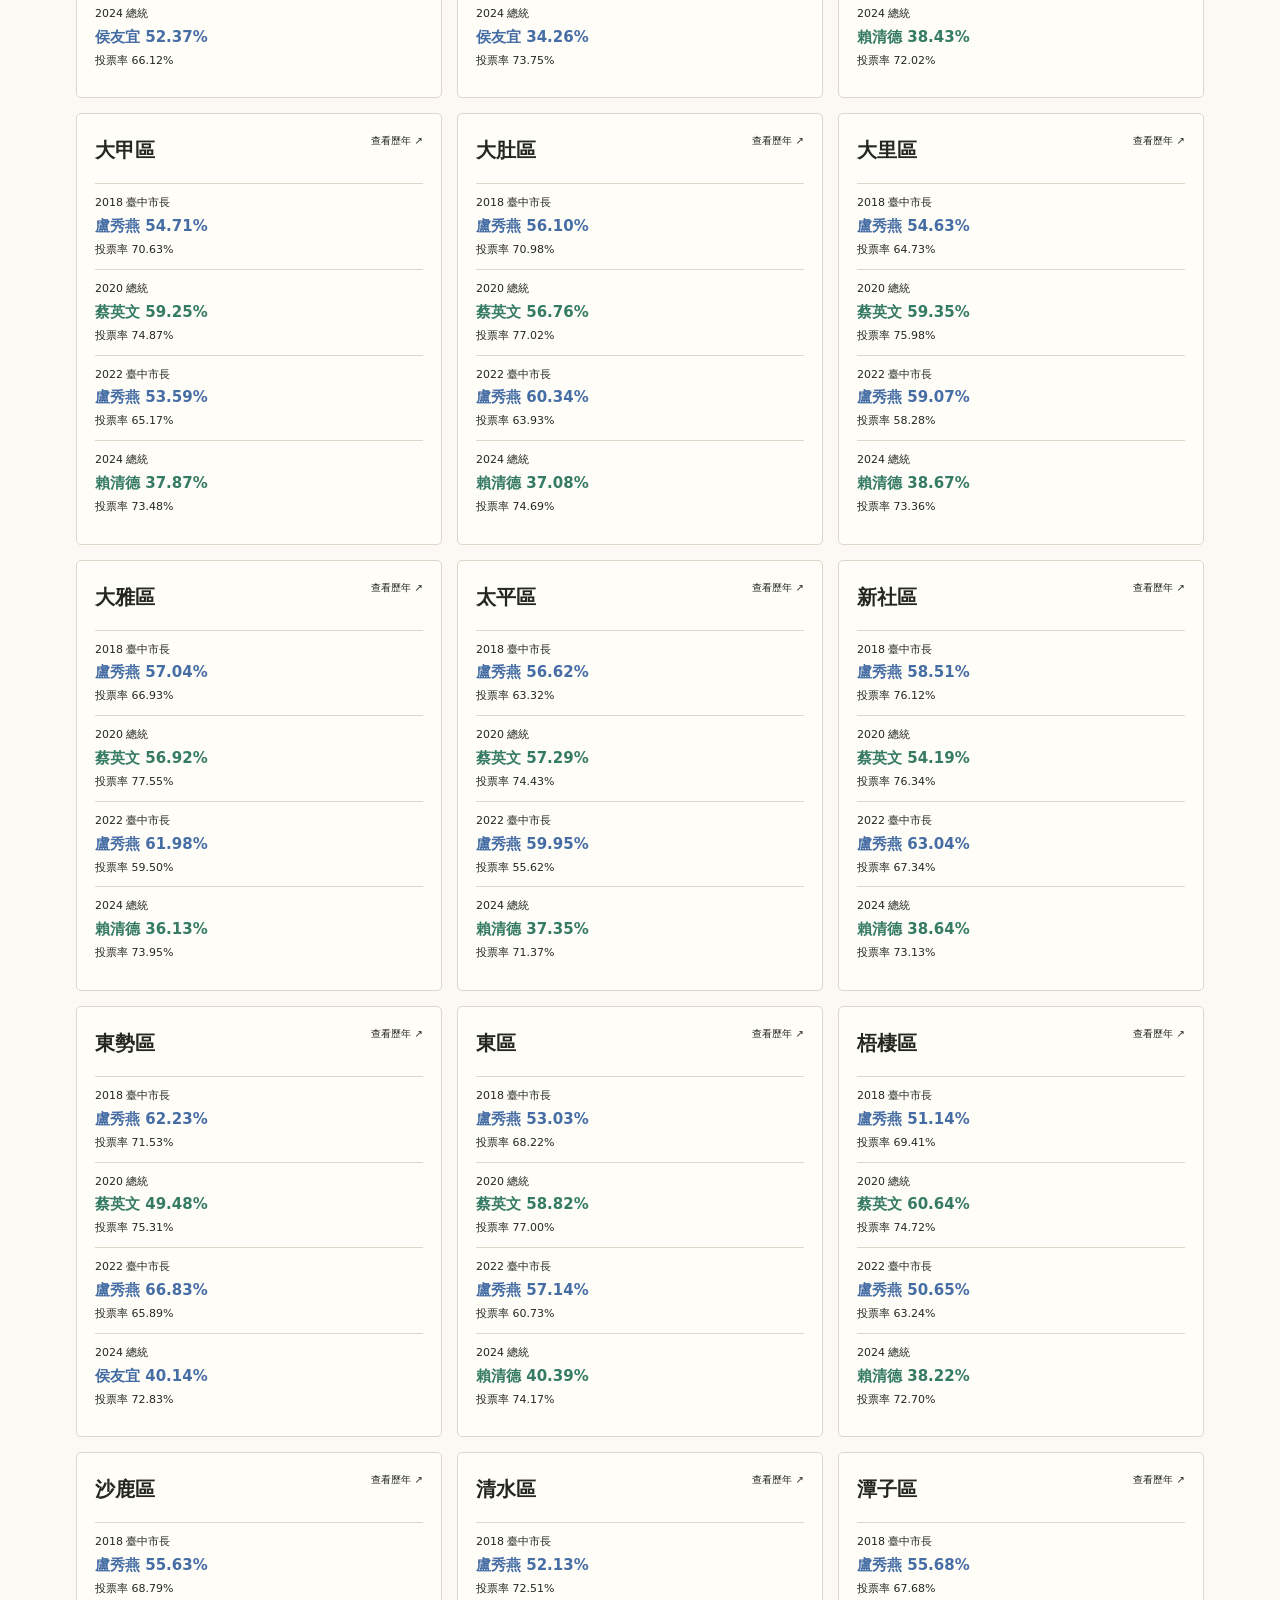
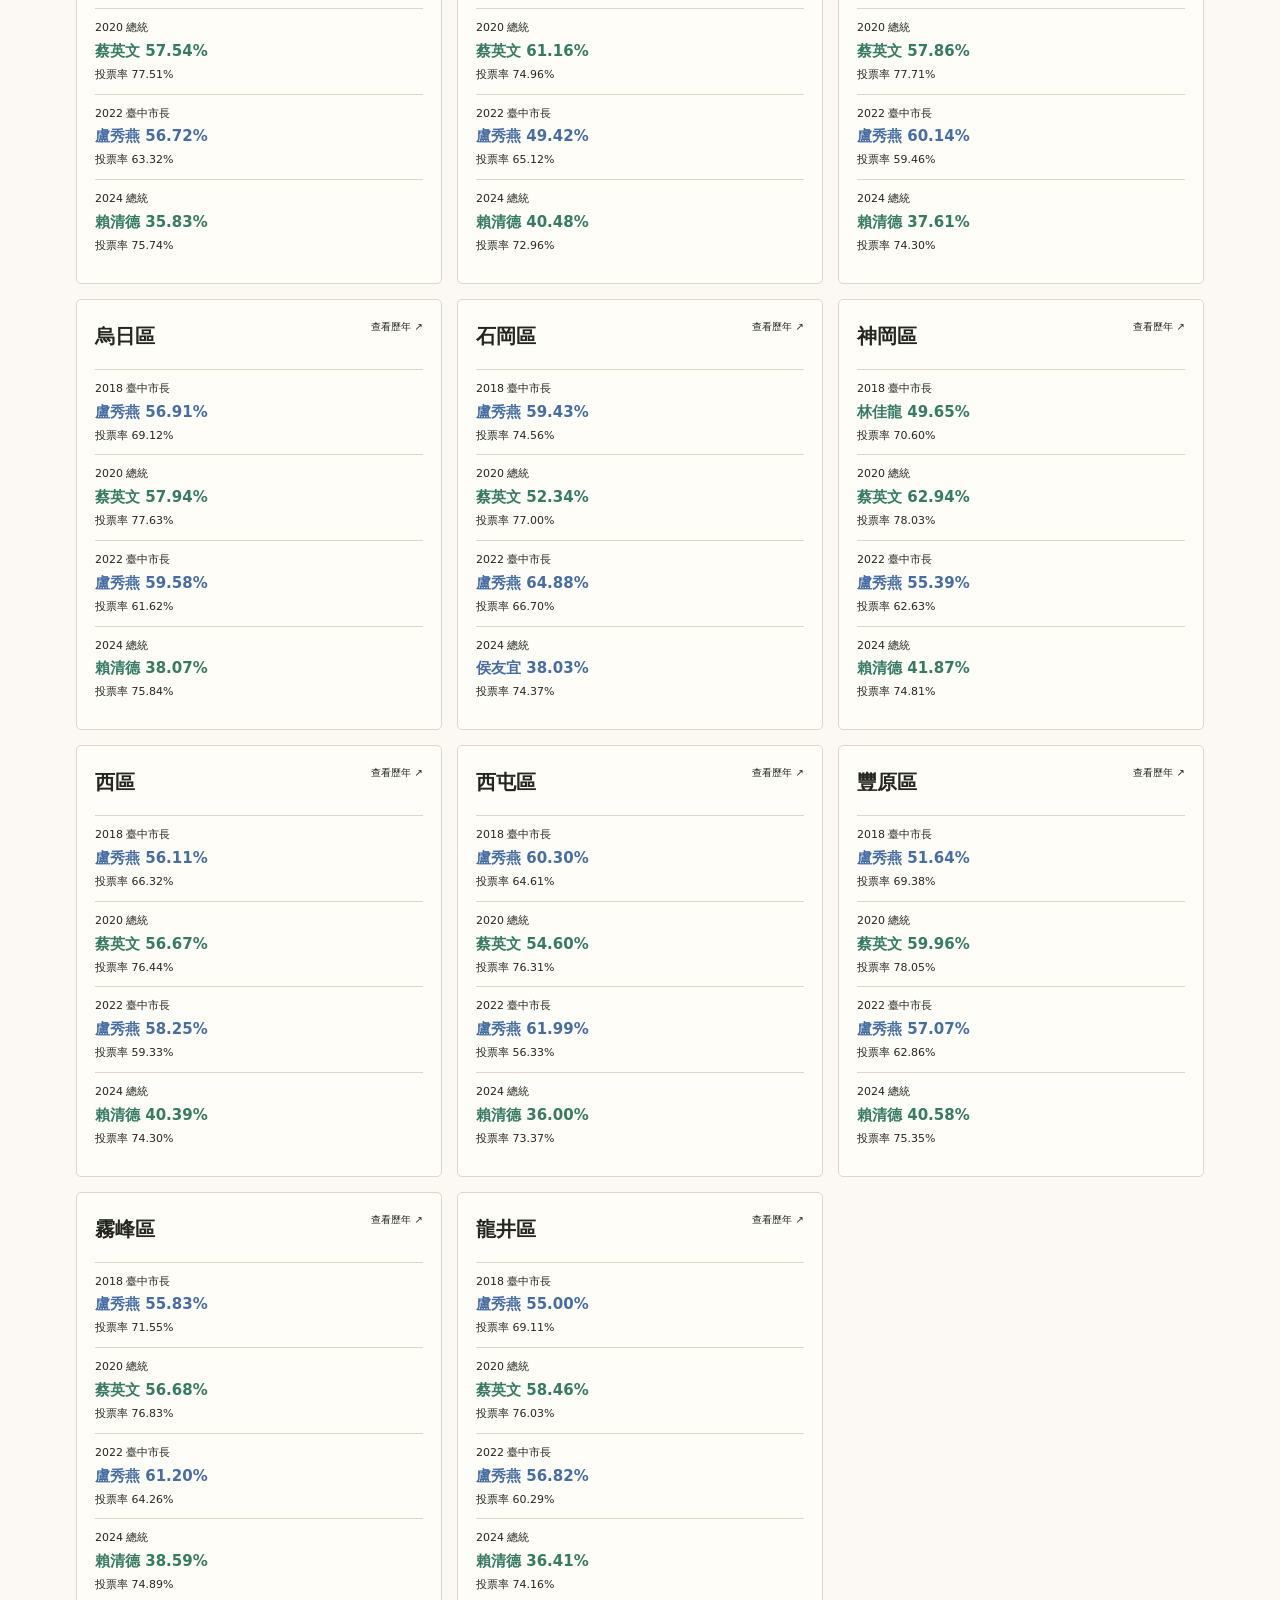
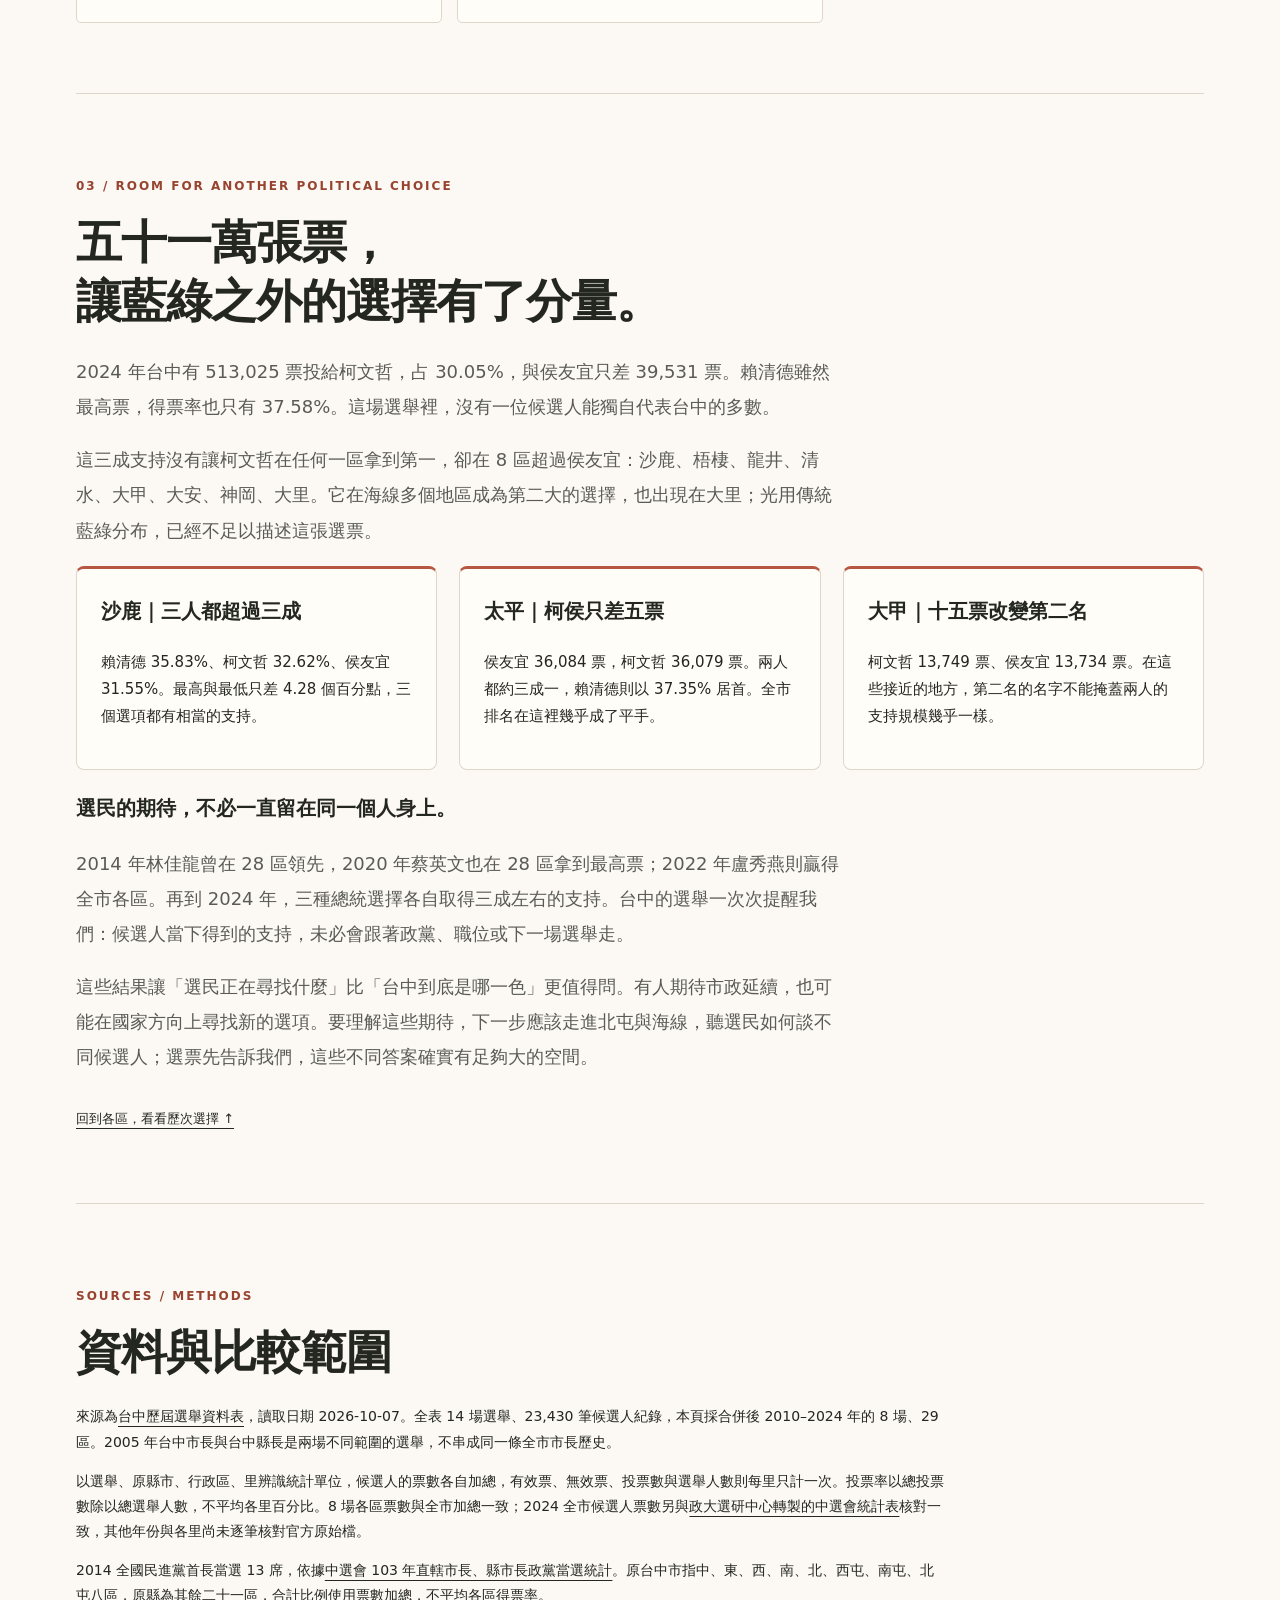
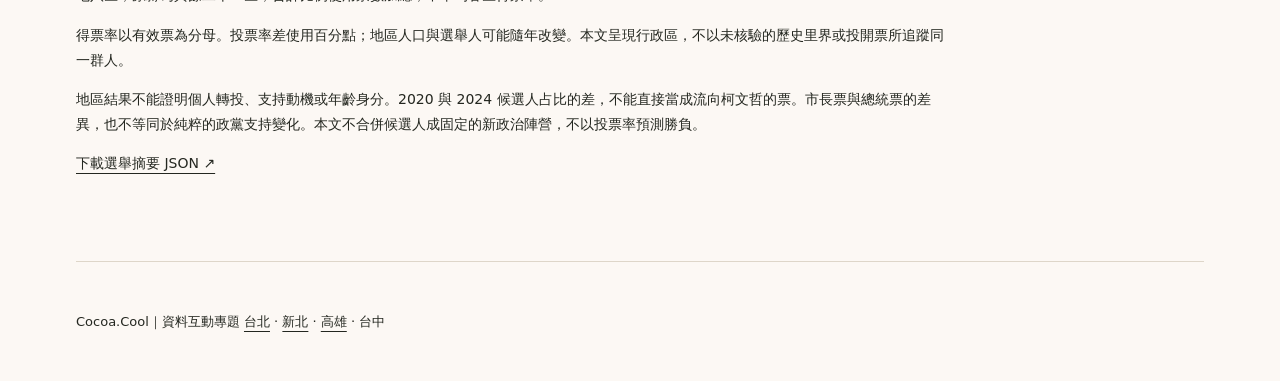
<file: taichung-electorate.html>
<!doctype html><html lang="zh-Hant"><head><meta charset="utf-8"><meta name="viewport" content="width=device-width,initial-scale=1"><title>台中｜市長選得明確，總統有三種選擇｜Cocoa.Cool</title><meta name="description" content="盧秀燕在2022年領先台中29區，2024年總統選票卻分成三股。探索歷屆選舉、各區結果與投票率，理解市長支持與政黨選擇之間的距離。"><meta name="robots" content="index,follow"><link rel="canonical" href="https://www.thecocoa.cool/taichung-electorate.html"><meta property="og:type" content="article"><meta property="og:locale" content="zh_TW"><meta property="og:site_name" content="Cocoa.Cool"><meta property="og:title" content="台中｜市長選得明確，總統有三種選擇｜Cocoa.Cool"><meta property="og:description" content="盧秀燕在2022年領先台中29區，2024年總統選票卻分成三股。探索歷屆選舉、各區結果與投票率，理解市長支持與政黨選擇之間的距離。"><meta property="og:url" content="https://www.thecocoa.cool/taichung-electorate.html"><meta property="og:image" content="https://www.thecocoa.cool/assets/taichung-electorate-cover.png"><meta property="og:image:width" content="1600"><meta property="og:image:height" content="900"><meta property="og:image:alt" content="台中城市街景與三條選擇路徑的珊瑚色概念插畫"><meta name="twitter:card" content="summary_large_image"><meta name="twitter:title" content="台中｜市長選得明確，總統有三種選擇｜Cocoa.Cool"><meta name="twitter:description" content="盧秀燕在2022年領先台中29區，2024年總統選票卻分成三股。探索歷屆選舉、各區結果與投票率，理解市長支持與政黨選擇之間的距離。"><meta name="twitter:image" content="https://www.thecocoa.cool/assets/taichung-electorate-cover.png"><script type="application/ld+json">{"@context": "https://schema.org", "@type": "Article", "headline": "台中｜市長選得明確，總統有三種選擇", "description": "盧秀燕在2022年領先台中29區，2024年總統選票卻分成三股。探索歷屆選舉、各區結果與投票率，理解市長支持與政黨選擇之間的距離。", "url": "https://www.thecocoa.cool/taichung-electorate.html", "mainEntityOfPage": "https://www.thecocoa.cool/taichung-electorate.html", "image": "https://www.thecocoa.cool/assets/taichung-electorate-cover.png", "inLanguage": "zh-Hant-TW", "datePublished": "2026-10-07", "dateModified": "2026-10-07", "publisher": {"@type": "Organization", "name": "Cocoa.Cool", "url": "https://www.thecocoa.cool/"}}</script><link rel="stylesheet" href="taichung-electorate.css"><script src="analytics.js" defer></script><script type="module" src="taichung-electorate.js"></script></head><body><nav><a href="index.html">Cocoa.Cool ↗</a><span>資料互動專題 / 2026.10.07</span></nav><main>
<header class="hero"><p class="eyebrow">TAICHUNG / ONE CITY, DIFFERENT BALLOTS</p><h1>台中｜市長選得明確，<br><span>總統有三種選擇</span></h1><figure class="electorate-cover"><img src="assets/taichung-electorate-cover.svg" width="1600" height="900" alt="台中城市街景與三條選擇路徑的珊瑚色概念插畫" fetchpriority="high"><figcaption>市長與總統，選票走向不同的路｜概念插畫，非實際選票比例。</figcaption></figure>
<div class="intro"><p>把市長選得很明確，<br>選總統卻不一定跟著走。</p><p>2022 年，盧秀燕連任，台中 29 區沒有一區例外，都由她拿到最高票。但一年多後選總統，賴清德在 25 區領先，柯文哲也拿走全市三成選票。台中人給市長的支持，沒有原封不動地變成國民黨的總統票。這座曾經兩度換黨執政的城市，究竟怎麼做選擇？</p></div><p class="notice">本頁探索合併後 2010–2024 年的 8 次選舉、29 區資料。資料來源與比較範圍見文末。</p></header>
<div class="chapter-nav"><a href="#history">01 輪替與連任</a><a href="#geography">02 各區的兩種答案</a><a href="#choices">03 三成選票的空間</a><a href="#sources">資料與方法</a></div><p id="load-status" role="status">正在載入台中選舉資料…</p>
<section id="history"><p class="eyebrow">01 / FROM CLOSE CONTEST TO CITYWIDE LEAD</p><h2>從三萬票的勝負，<br>到二十九區都領先。</h2><p class="lead">2010 年合併後的第一場市長選舉，胡志強只比蘇嘉全多 31,926 票，以 51.12% 勝出。四年後，林佳龍以 57.06% 當選；再過四年，盧秀燕又以 56.57% 把市長的位置贏回來。台中並非一直由同一邊占上風。</p><h3>2014 年，換黨的不只是市長，還有十五區的領先者。</h3><p class="lead">那是太陽花運動之後的第一場九合一選舉。民進黨在全國 22 個縣市贏得 13 席首長，台中是這波勝選的一部分。把鏡頭拉回台中，林佳龍的優勢並不只來自原台中縣：原市八區合計，他拿到 54.43%；原縣二十一區則是 58.80%。兩邊都過半，全市只有和平仍由胡志強領先。</p><p class="lead">神岡的林佳龍得票率達 64.76%，豐原、梧棲、烏日、大里也都超過六成。他也贏下了四年前由胡志強領先的西屯、北屯，分別拿到 52.16%、52.94%。原本民進黨候選人領先的 13 區之外，這次又多了 15 區，支持跨到了更廣的地方。</p><h3>但這次輪替，投票率並沒有升高。</h3><p class="lead">2010 年台中投票率是 73.15%，2014 年降至 71.93%。在那 15 個領先者由國民黨換成民進黨的區裡，12 區投票率也下降。梧棲、沙鹿、太平都是這樣：林佳龍贏下了這些地方，卻不是伴隨更多比例的選民出門投票。</p><div class="table-wrap"><table><thead><tr><th>行政區</th><th>2014 林佳龍得票率</th><th>2010 投票率</th><th>2014 投票率</th><th>投票率差</th></tr></thead><tbody><tr><td>梧棲</td><td>60.61%</td><td>77.03%</td><td>75.20%</td><td>−1.82 個百分點</td></tr><tr><td>沙鹿</td><td>58.88%</td><td>77.57%</td><td>75.32%</td><td>−2.24 個百分點</td></tr><tr><td>太平</td><td>58.04%</td><td>71.38%</td><td>69.70%</td><td>−1.67 個百分點</td></tr><tr><td>北屯</td><td>52.94%</td><td>70.20%</td><td>69.64%</td><td>−0.56 個百分點</td></tr></tbody></table></div><p class="caption">四區在 2010 年由胡志強領先、2014 年由林佳龍領先。投票率差由未四捨五入的比例計算。</p><p class="lead">太陽花之後的政治氣氛，是理解那一年選舉的重要背景；台中的資料則讓我們看見，輪替同時發生在投票率下降的地區。這場勝利不能只用「投票率高，綠營就贏」來解釋。</p><h3>四年後換回來，再四年後全市領先。</h3><p class="lead">2022 年的結果，卻和最初那場拉鋸很不一樣：盧秀燕取得 59.35%，領先蔡其昌 274,883 票，29 區全部居首。即使是 2018 年仍由林佳龍領先的神岡，這次也轉為盧秀燕領先。</p><p class="lead">不過，連任得票率上升，票數卻從 827,996 減至 799,107。整場投票率從 67.46% 降至 60.01%。她在當次投票者中的優勢擴大了，並不代表投給她的人數也增加。把票數與比例一起看，才能分清楚這兩件事。</p>
<p class="caption">依投票日期排列。點選年份，可在該筆下方查看每位候選人的票數；另選一筆會收起舊的。</p><div class="legend"><span class="dpp">● 民進黨</span><span class="kmt">● 國民黨</span><span class="other">● 其他候選人（各自列示）</span></div><div id="history-timeline"></div><p class="caption">長條順序固定為民進黨、國民黨、其他候選人。得票率以有效票為分母；投票率以選舉人數為分母。</p></section>
<section id="geography"><p class="eyebrow">02 / THE MAYOR IS NOT THE PRESIDENTIAL BALLOT</p><h2>北屯支持盧秀燕，<br>也兩次讓民進黨總統候選人領先。</h2><p class="lead">2022 年北屯有 63.04% 的有效票投給盧秀燕。但選總統時，2020 年蔡英文拿到 54.33%，2024 年賴清德也以 35.48% 居首。這不是偶爾一次換邊：市長票與總統票的不同答案，已經連續出現。</p><div class="case-grid"><article class="panel"><h3>北屯｜市長大勝，總統三方接近</h3><p>2024 年賴清德 35.48%、侯友宜 33.81%、柯文哲 30.71%。市長選舉的明顯優勢，到了總統選舉成了三方競爭。</p></article><article class="panel"><h3>沙鹿｜第二名換了一個名字</h3><p>2022 年盧秀燕拿到 56.72%；2024 年賴清德居首，柯文哲以 32.62% 超過侯友宜的 31.55%。這也是柯文哲在台中得票率最高的一區。</p></article><article class="panel"><h3>和平｜持續不同於全市的選擇</h3><p>2014 年市長、2016 與 2020 年總統選舉，和平都是唯一由國民黨候選人領先的區。2024 年侯友宜仍在這裡過半，並非所有地區都走向三方接近。</p></article></div>
<h3>選總統時，哪些地方多了人出門投票？</h3><p class="lead">2022 市長到 2024 總統，全市投票率增加 13.84 個百分點。北屯增加 17.43 個百分點，西屯、南屯也都增加約 17 個百分點；和平則反而下降 5.12 個百分點。兩種選舉吸引選民出門的程度，有明顯的地方差異。</p><div id="turnout-comparison" class="turnout-comparison" aria-label="各區2022與2024投票率比較"></div><p class="caption">依投票率差排序。這是不同年份、不同職位的比較，不代表新增投票者支持特定候選人。</p>
<div id="region-explorer"><h3 id="region-title">市長票與總統票放在一起看</h3><div class="controls"><label>選一個行政區<select id="region-district"></select></label><label>選舉種類<select id="region-type"><option value="all">全部選舉</option><option value="mayor">市長</option><option value="president">總統</option></select></label></div><div id="region-history"></div><p class="caption" id="region-coverage"></p></div>
<h3>你熟悉的地方，這幾次怎麼選？</h3><p class="caption">並排看 2018 市長、2020 總統、2022 市長、2024 總統。點選區名，回到上方查看完整歷年票數與投票率。</p><div class="controls"><label>顯示地區<select id="district-filter"><option value="all">全部 29 區</option><option value="changed">最高票候選人的政黨曾不同</option></select></label></div><p id="matrix-count" class="caption" aria-live="polite"></p><div class="district-grid" id="district-matrix"></div></section>
<section id="choices"><p class="eyebrow">03 / ROOM FOR ANOTHER POLITICAL CHOICE</p><h2>五十一萬張票，<br>讓藍綠之外的選擇有了分量。</h2><p class="lead">2024 年台中有 513,025 票投給柯文哲，占 30.05%，與侯友宜只差 39,531 票。賴清德雖然最高票，得票率也只有 37.58%。這場選舉裡，沒有一位候選人能獨自代表台中的多數。</p><p class="lead">這三成支持沒有讓柯文哲在任何一區拿到第一，卻在 8 區超過侯友宜：沙鹿、梧棲、龍井、清水、大甲、大安、神岡、大里。它在海線多個地區成為第二大的選擇，也出現在大里；光用傳統藍綠分布，已經不足以描述這張選票。</p><div class="case-grid"><article class="panel"><h3>沙鹿｜三人都超過三成</h3><p>賴清德 35.83%、柯文哲 32.62%、侯友宜 31.55%。最高與最低只差 4.28 個百分點，三個選項都有相當的支持。</p></article><article class="panel"><h3>太平｜柯侯只差五票</h3><p>侯友宜 36,084 票，柯文哲 36,079 票。兩人都約三成一，賴清德則以 37.35% 居首。全市排名在這裡幾乎成了平手。</p></article><article class="panel"><h3>大甲｜十五票改變第二名</h3><p>柯文哲 13,749 票、侯友宜 13,734 票。在這些接近的地方，第二名的名字不能掩蓋兩人的支持規模幾乎一樣。</p></article></div>
<h3>選民的期待，不必一直留在同一個人身上。</h3><p class="lead">2014 年林佳龍曾在 28 區領先，2020 年蔡英文也在 28 區拿到最高票；2022 年盧秀燕則贏得全市各區。再到 2024 年，三種總統選擇各自取得三成左右的支持。台中的選舉一次次提醒我們：候選人當下得到的支持，未必會跟著政黨、職位或下一場選舉走。</p><p class="lead">這些結果讓「選民正在尋找什麼」比「台中到底是哪一色」更值得問。有人期待市政延續，也可能在國家方向上尋找新的選項。要理解這些期待，下一步應該走進北屯與海線，聽選民如何談不同候選人；選票先告訴我們，這些不同答案確實有足夠大的空間。</p><a class="jump" href="#region-explorer">回到各區，看看歷次選擇 ↑</a></section>
<section id="sources"><p class="eyebrow">SOURCES / METHODS</p><h2>資料與比較範圍</h2><div class="method-list"><p>來源為<a href="https://docs.google.com/spreadsheets/d/1Qt0YigHf0s8Qd27pD9TGmH5AenInFW9e01Kuu5pRFWg/edit?gid=1289618570">台中歷屆選舉資料表</a>，讀取日期 2026-10-07。全表 14 場選舉、23,430 筆候選人紀錄，本頁採合併後 2010–2024 年的 8 場、29 區。2005 年台中市長與台中縣長是兩場不同範圍的選舉，不串成同一條全市市長歷史。</p><p>以選舉、原縣市、行政區、里辨識統計單位，候選人的票數各自加總，有效票、無效票、投票數與選舉人數則每里只計一次。投票率以總投票數除以總選舉人數，不平均各里百分比。8 場各區票數與全市加總一致；2024 全市候選人票數另與<a href="https://vote.nccu.edu.tw/cec/A2024005.PDF">政大選研中心轉製的中選會統計表</a>核對一致，其他年份與各里尚未逐筆核對官方原始檔。</p><p>2014 全國民進黨首長當選 13 席，依據<a href="https://web.cec.gov.tw/api/file/2ccee096-8b1f-4165-a354-5c6f7cceff9f.pdf">中選會 103 年直轄市長、縣市長政黨當選統計</a>。原台中市指中、東、西、南、北、西屯、南屯、北屯八區，原縣為其餘二十一區，合計比例使用票數加總，不平均各區得票率。</p><p>得票率以有效票為分母。投票率差使用百分點；地區人口與選舉人可能隨年改變。本文呈現行政區，不以未核驗的歷史里界或投開票所追蹤同一群人。</p><p>地區結果不能證明個人轉投、支持動機或年齡身分。2020 與 2024 候選人占比的差，不能直接當成流向柯文哲的票。市長票與總統票的差異，也不等同於純粹的政黨支持變化。本文不合併候選人成固定的新政治陣營，不以投票率預測勝負。</p><p><a href="data/taichung-elections.json">下載選舉摘要 JSON ↗</a></p></div></section></main><footer><p>Cocoa.Cool｜資料互動專題 <a href="taipei-electorate.html">台北</a> · <a href="new-taipei-electorate.html">新北</a> · <a href="kaohsiung-electorate.html">高雄</a> · 台中</p></footer></body></html>
</file>
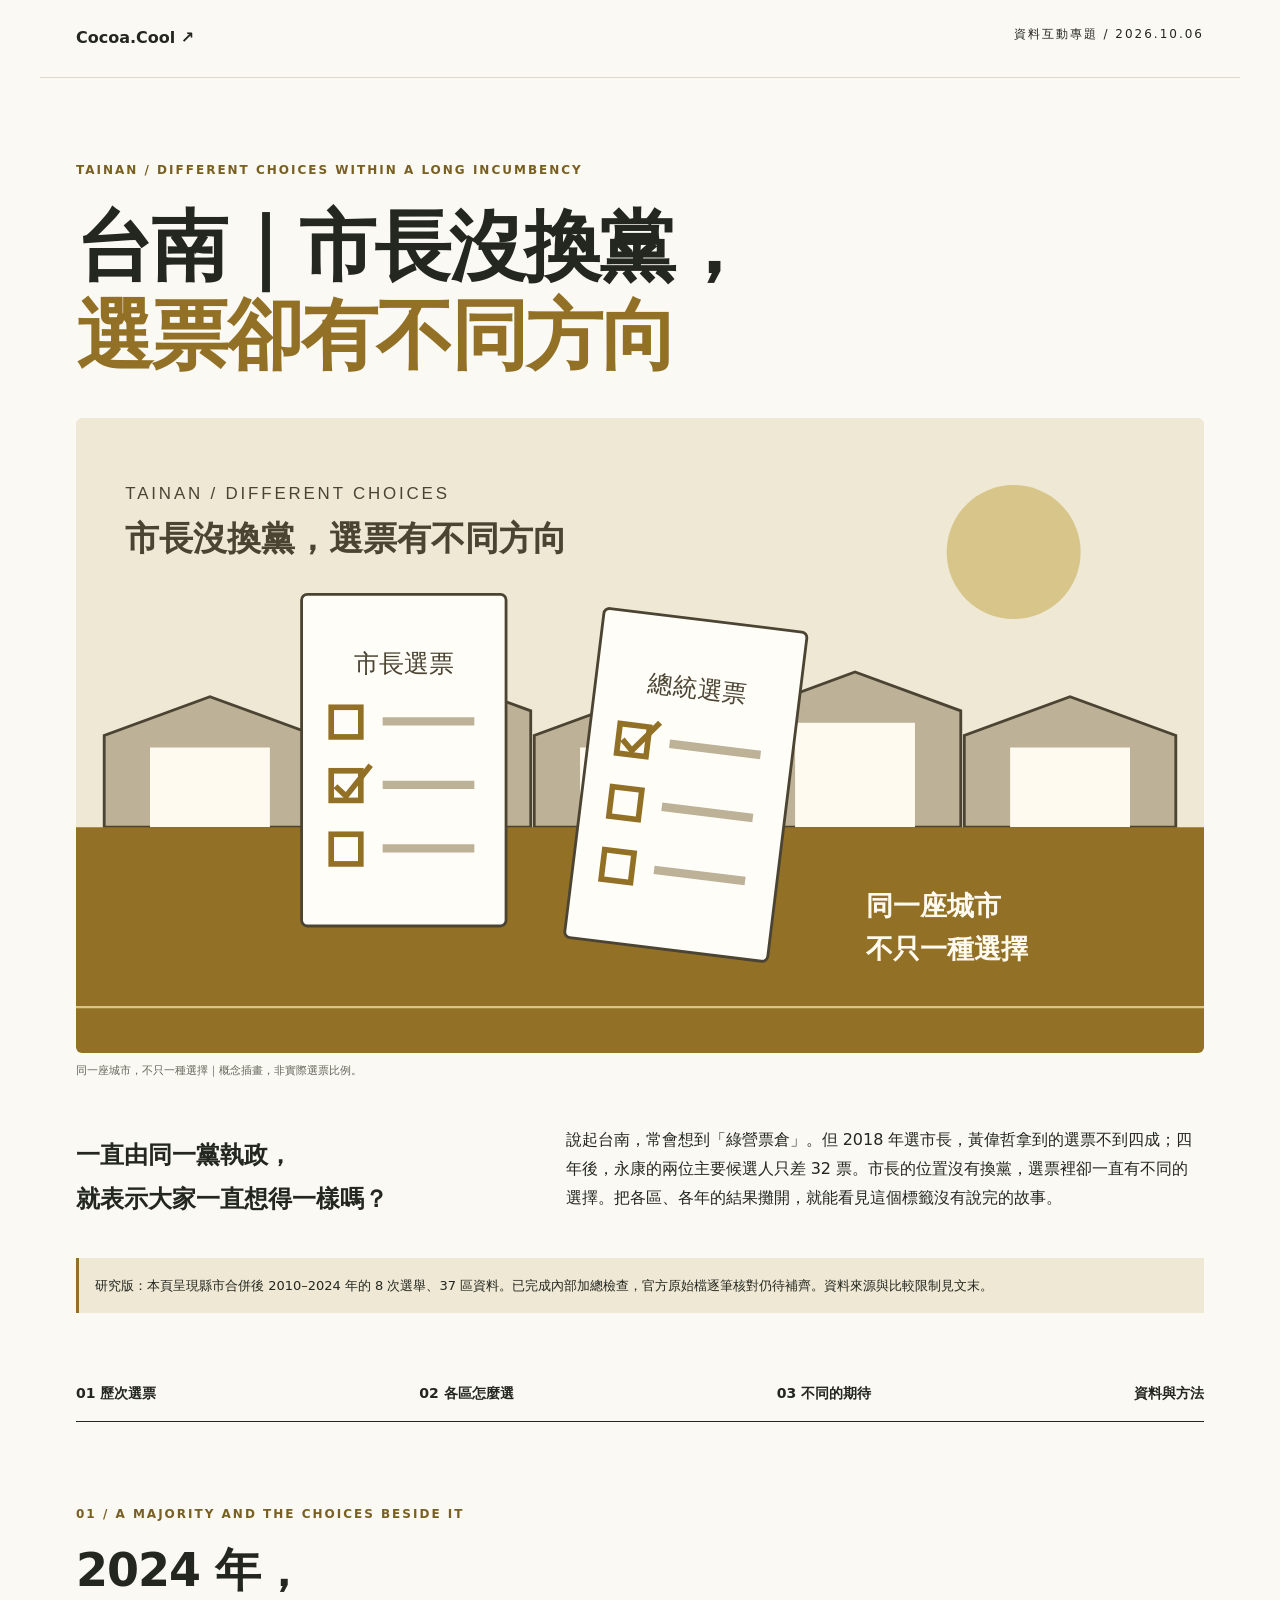
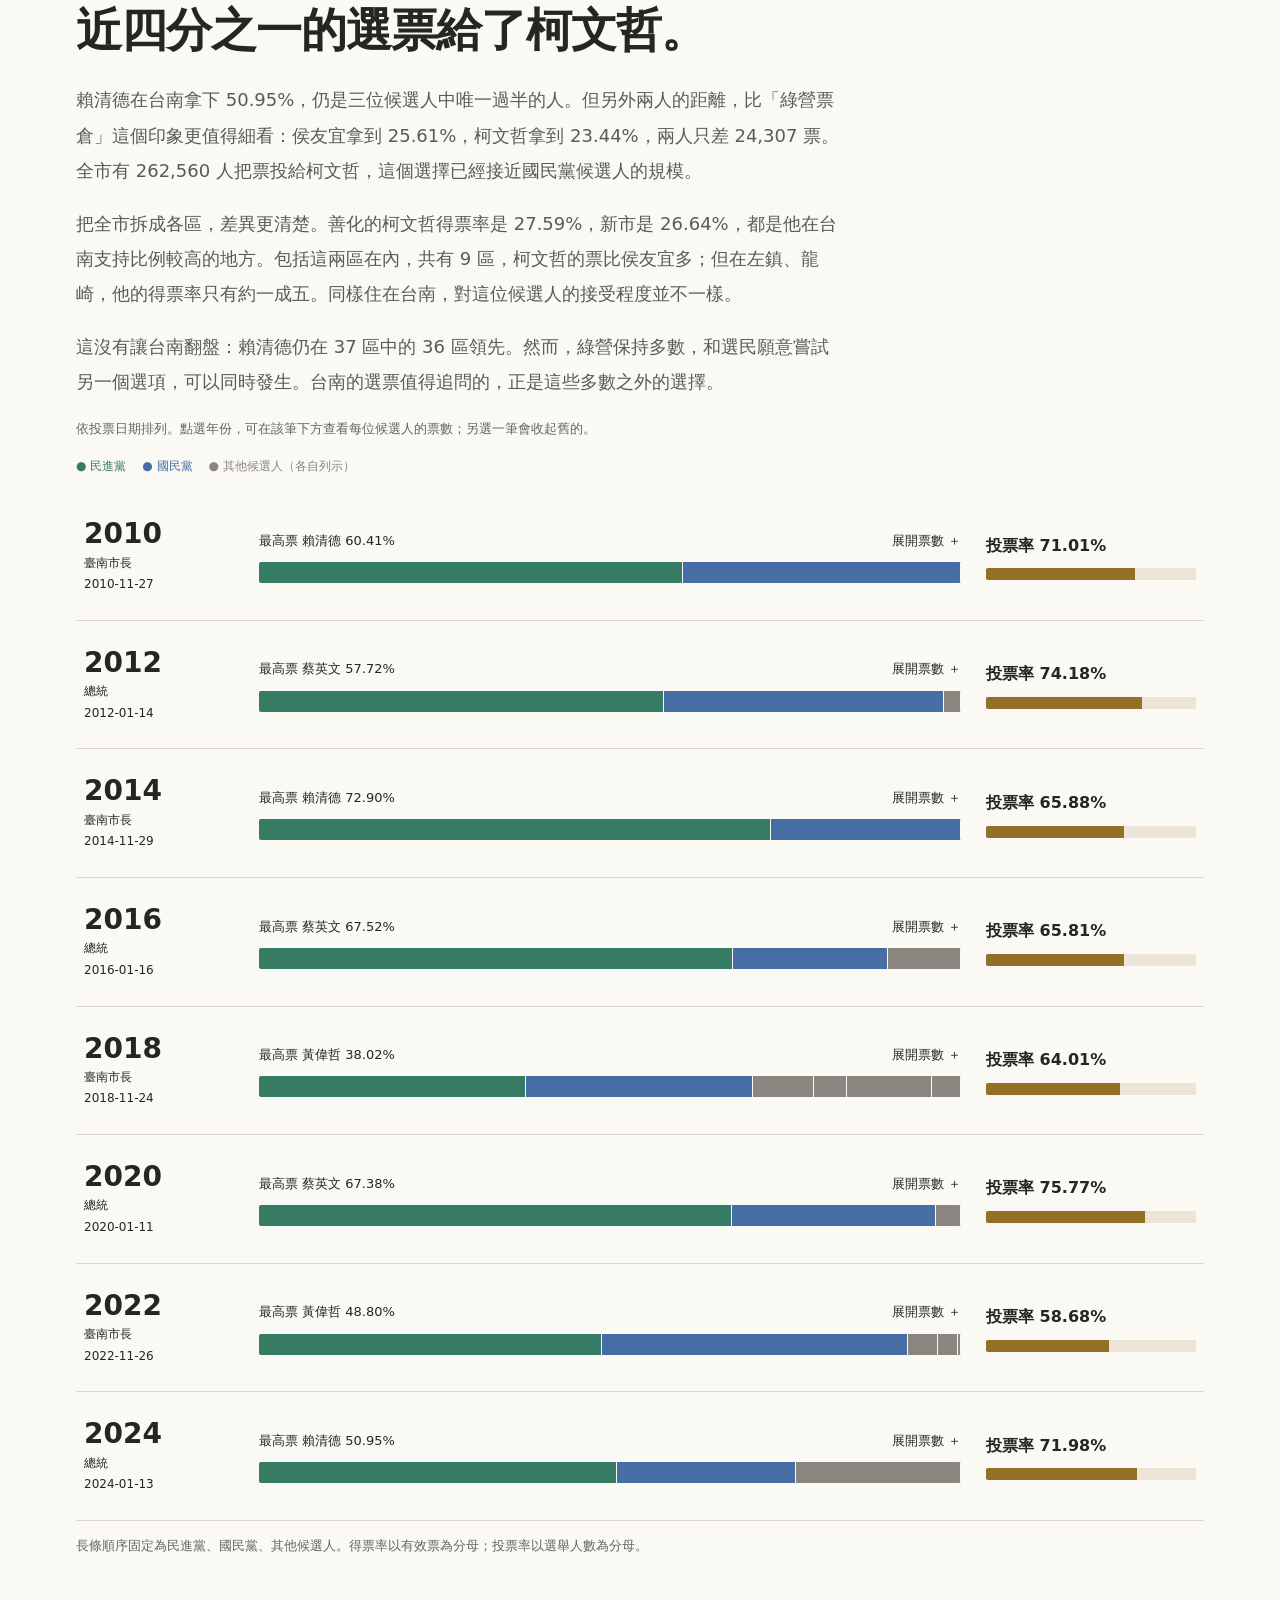
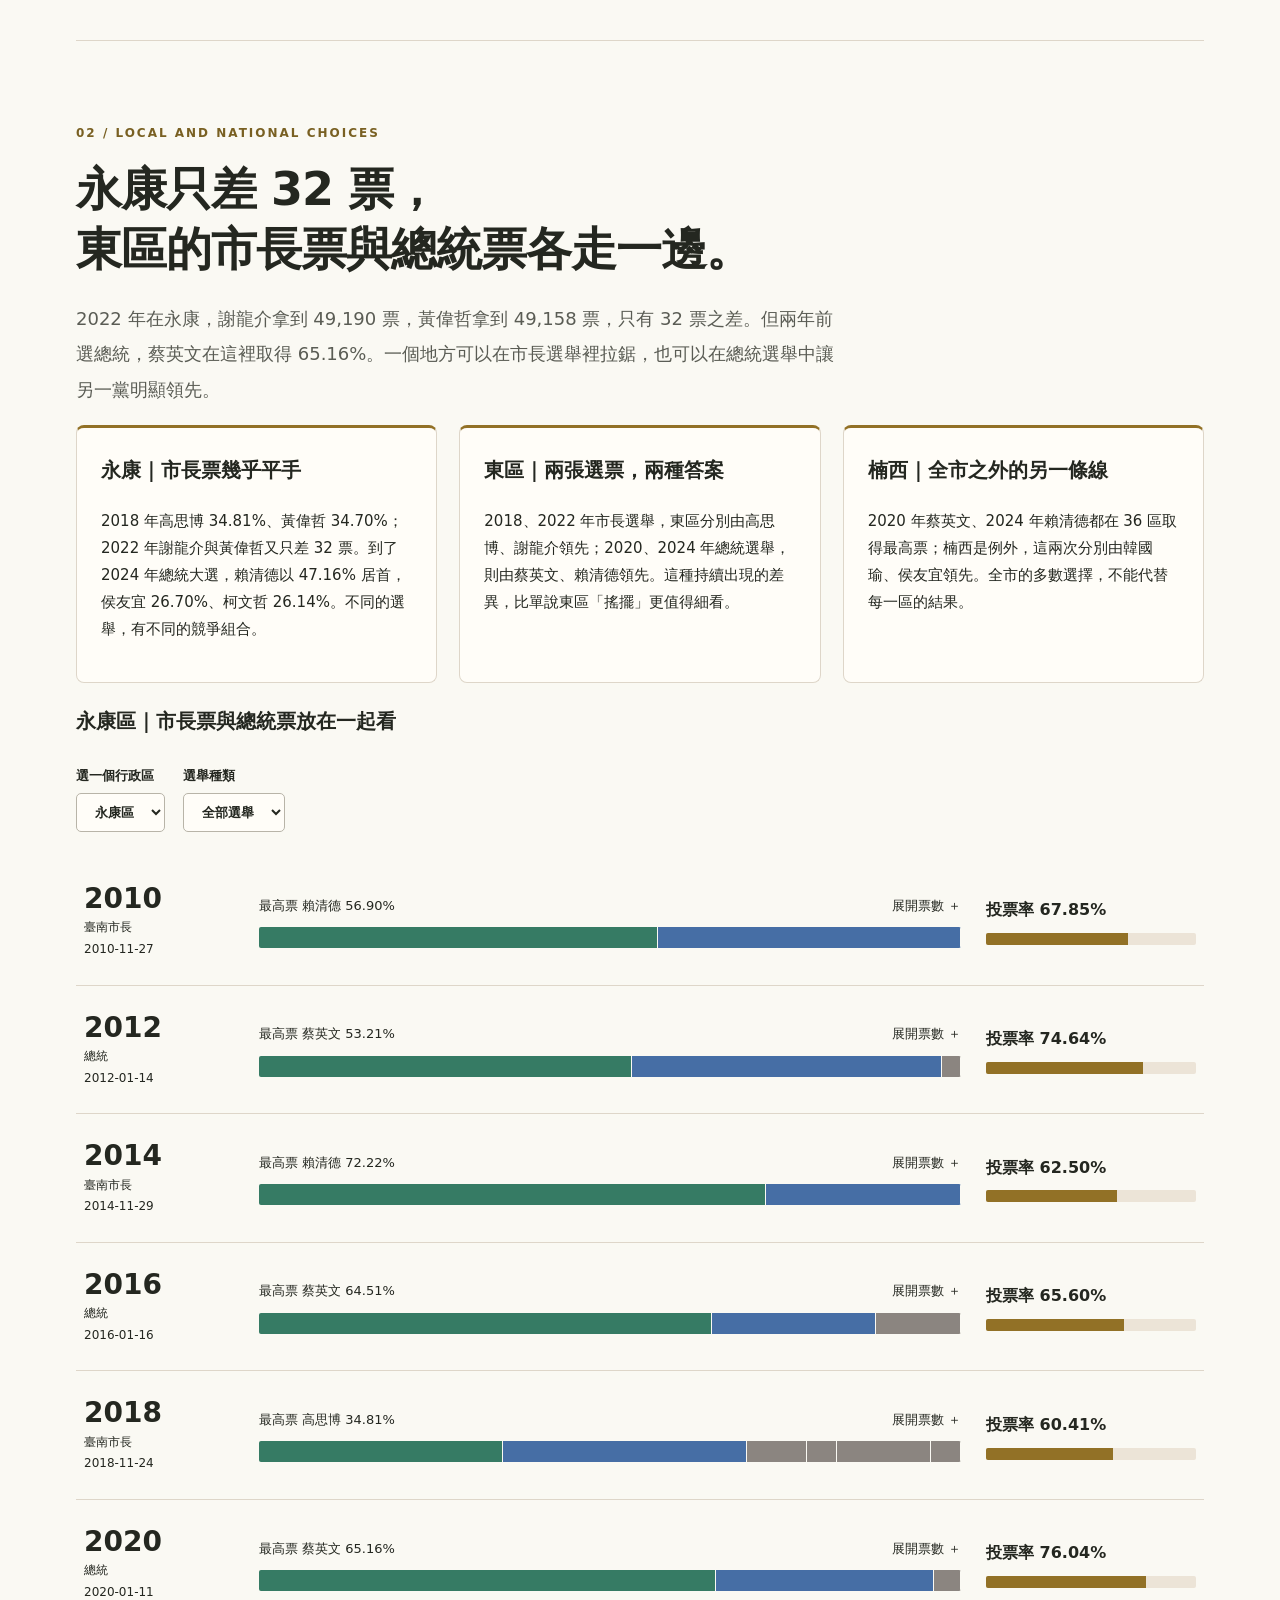
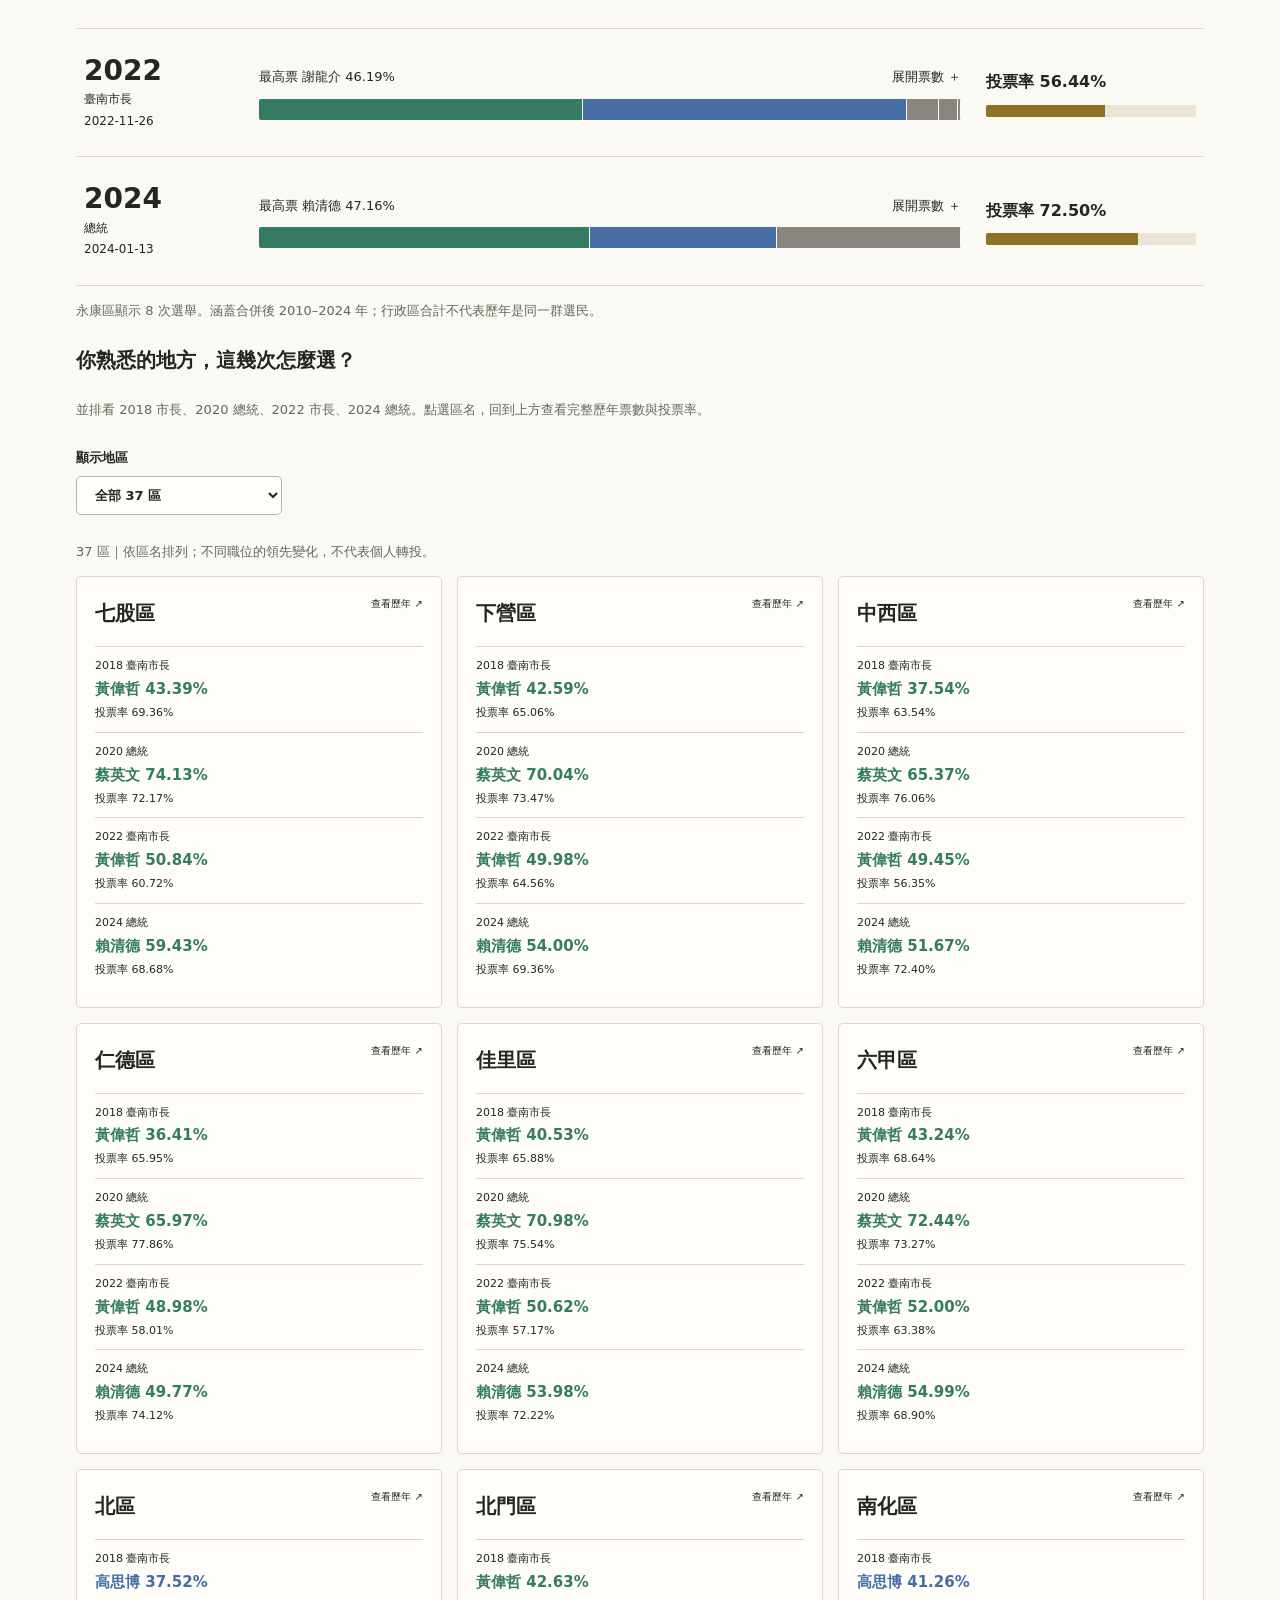
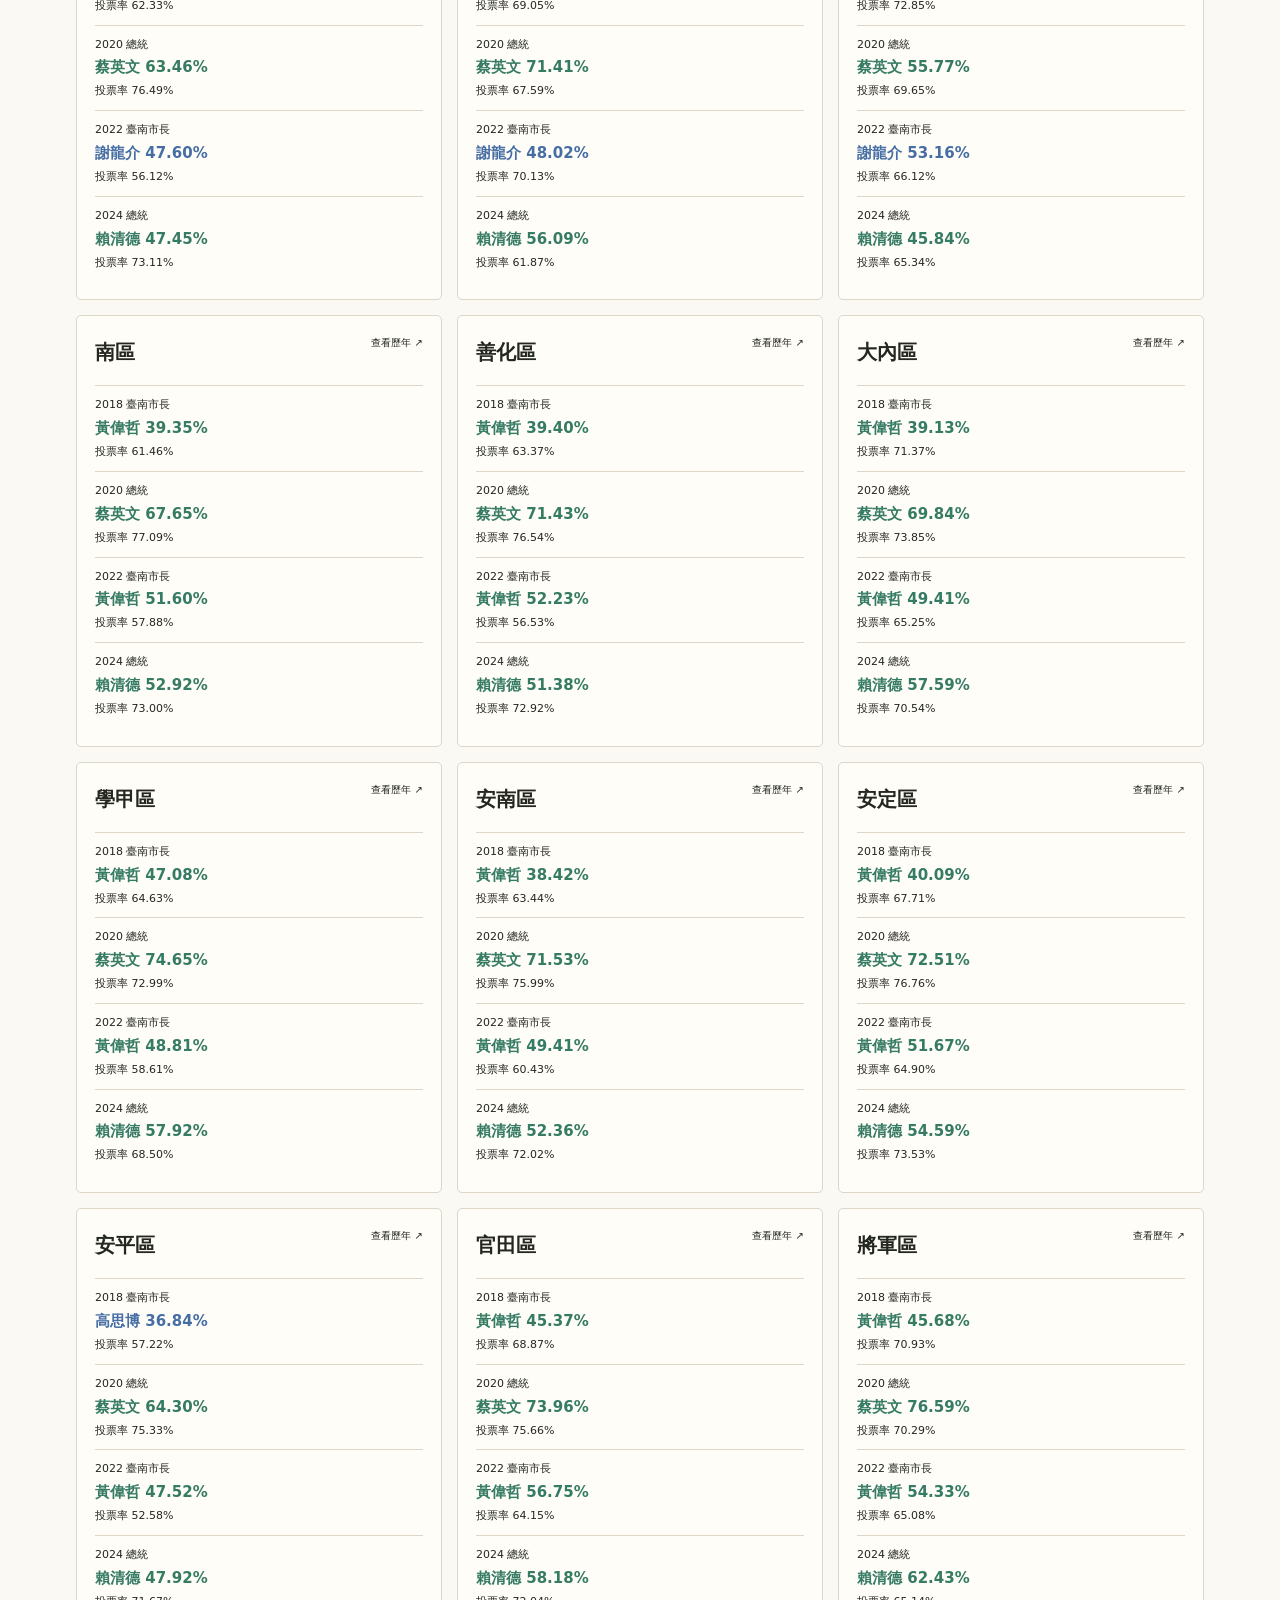
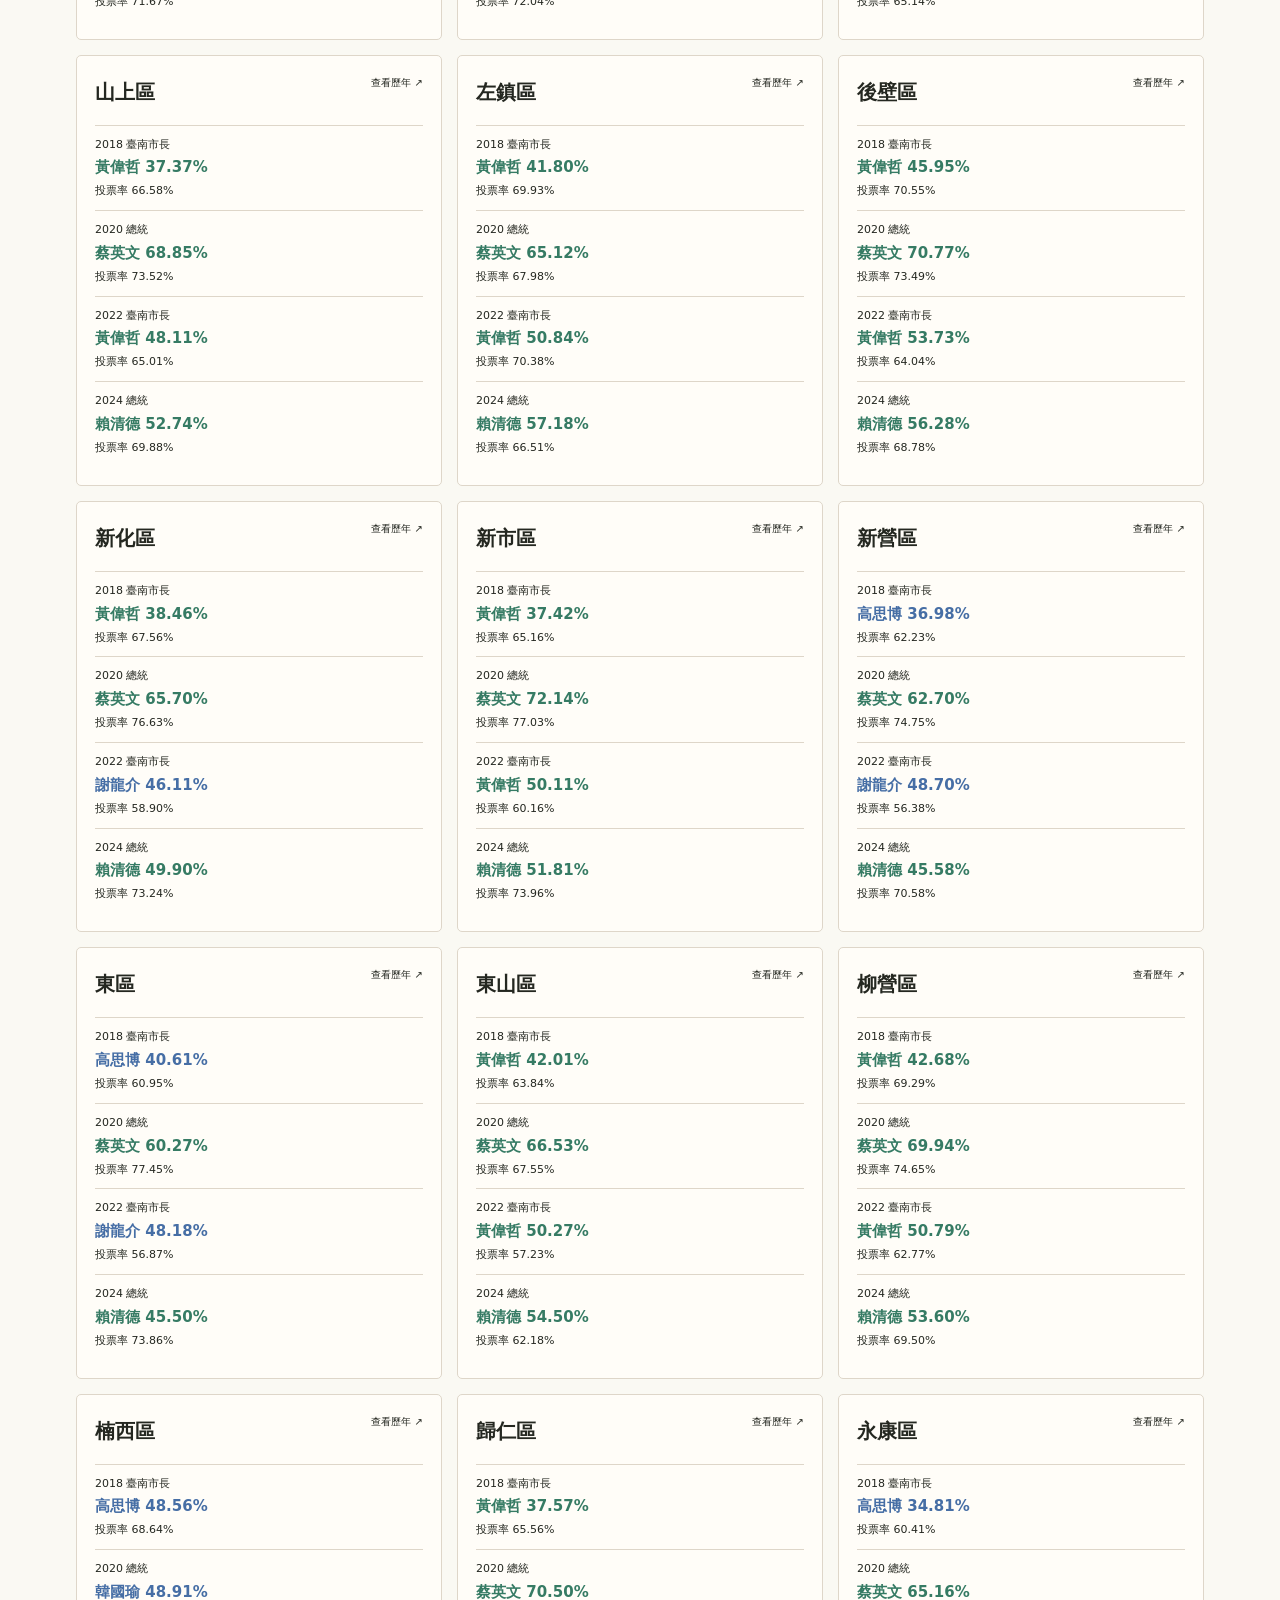
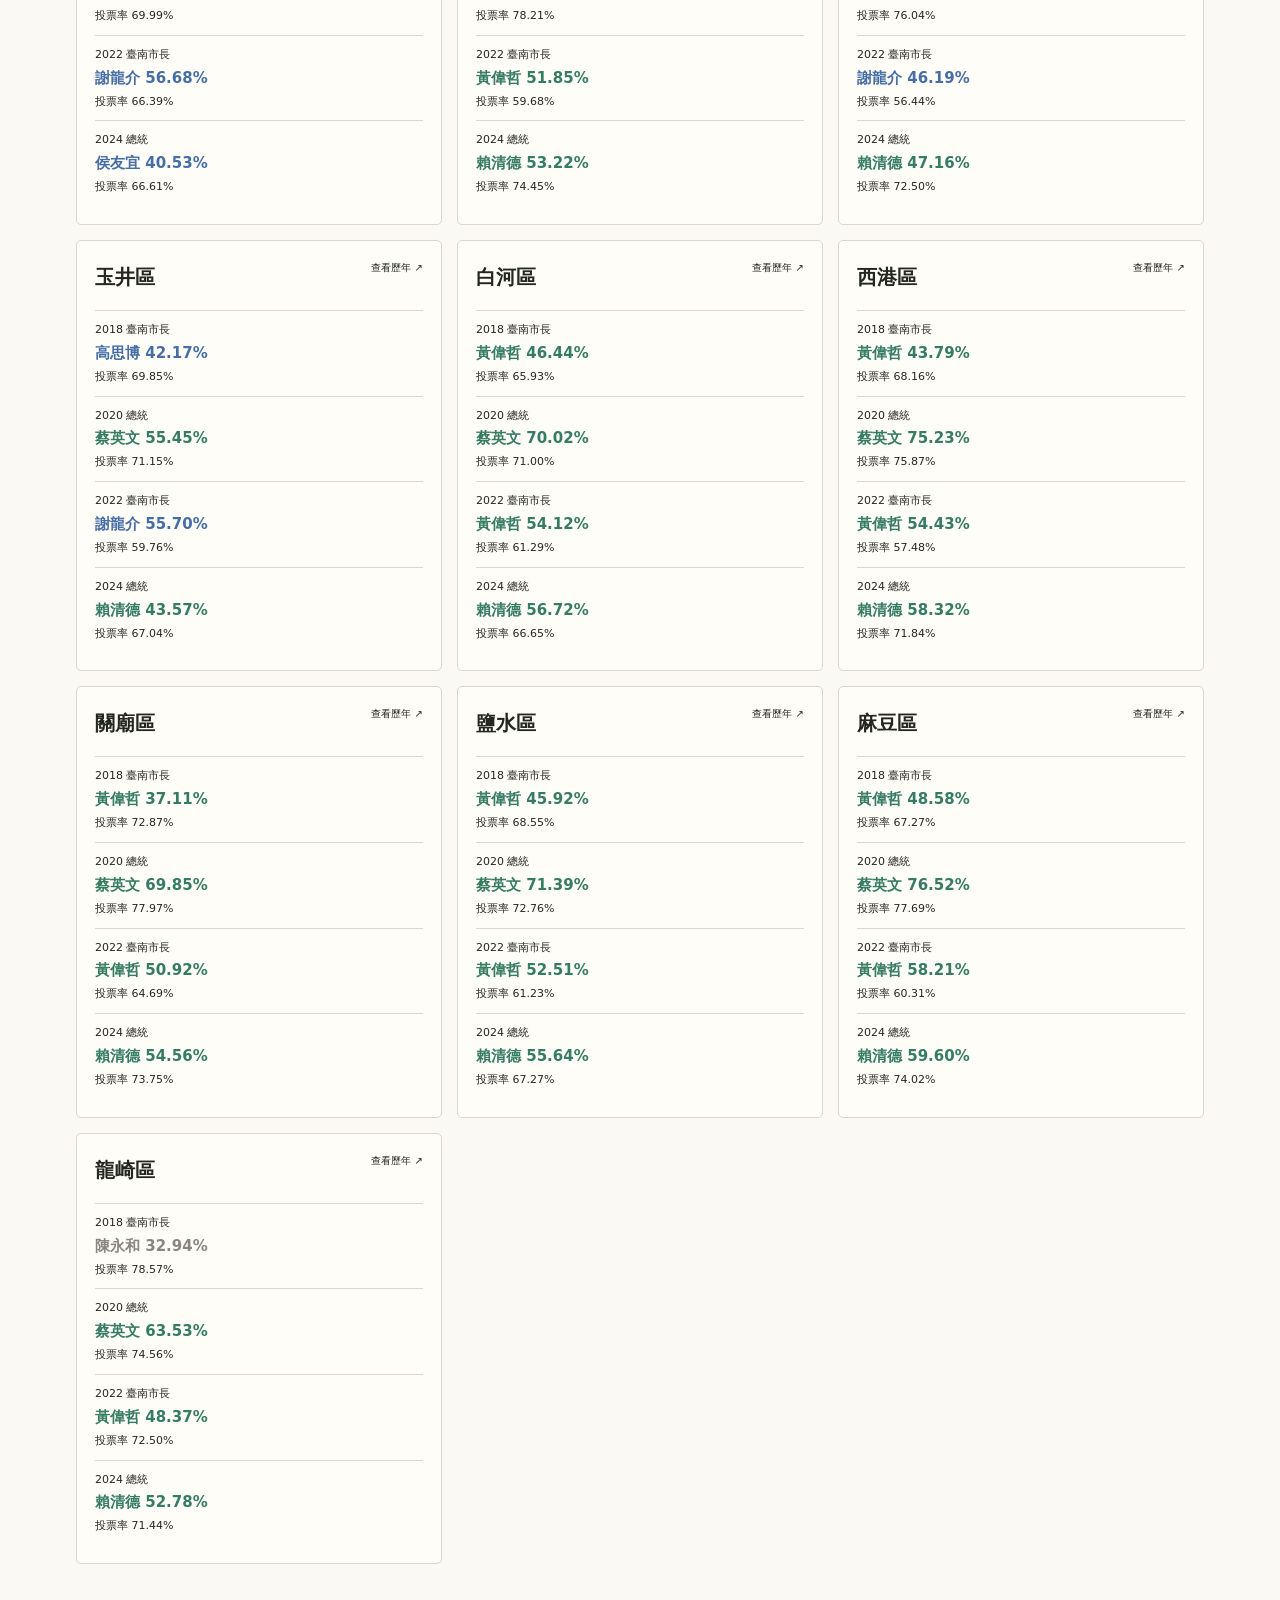
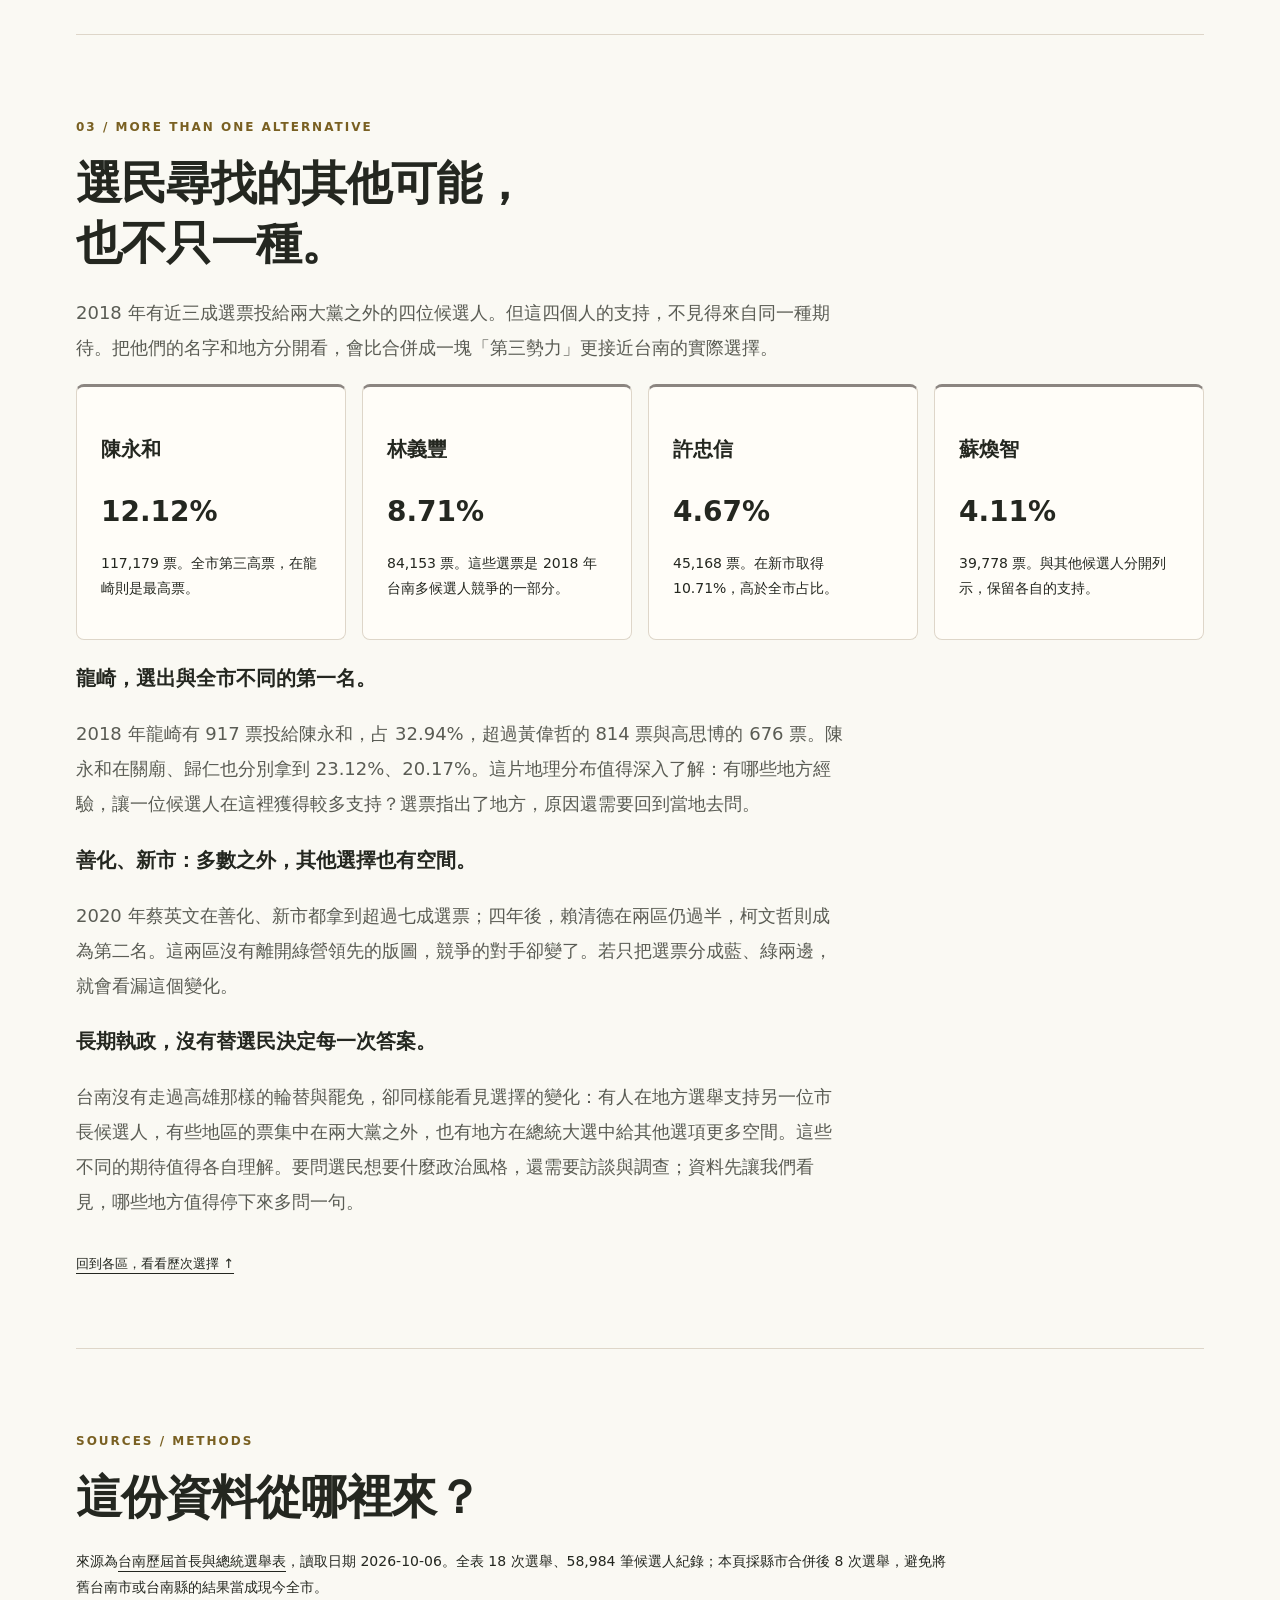
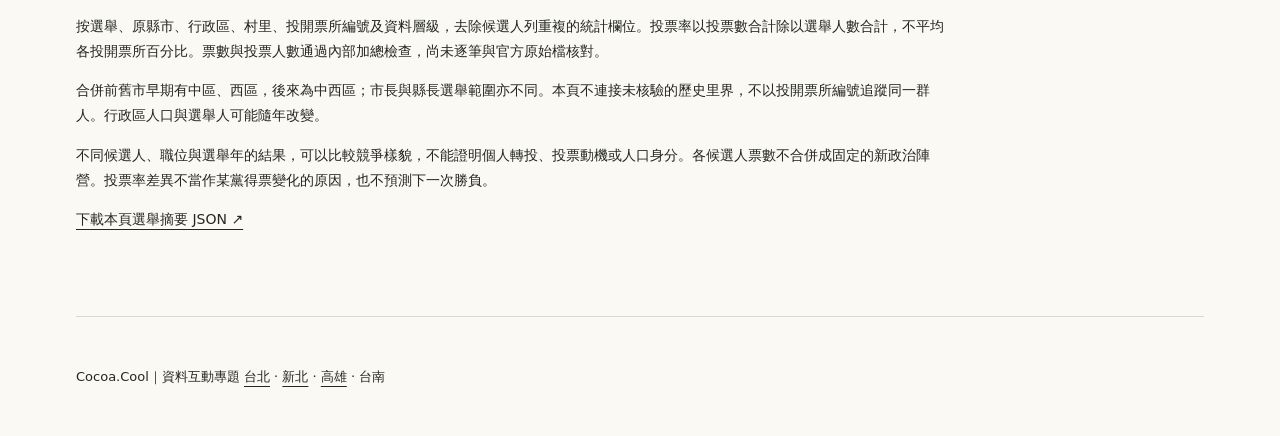
<file: tainan-electorate.html>
<!doctype html><html lang="zh-Hant"><head><meta charset="utf-8"><meta name="viewport" content="width=device-width,initial-scale=1"><title>台南｜市長沒換黨，選票卻有不同方向｜Cocoa.Cool</title><meta name="description" content="2024年柯文哲在台南拿到23.44%，9區得票超過侯友宜。從37區的總統與市長選票，看綠營長期執政之下，選民如何做出不同選擇。"><meta name="robots" content="index,follow"><link rel="canonical" href="https://www.thecocoa.cool/tainan-electorate.html"><meta property="og:type" content="article"><meta property="og:locale" content="zh_TW"><meta property="og:site_name" content="Cocoa.Cool"><meta property="og:title" content="台南｜市長沒換黨，選票卻有不同方向｜Cocoa.Cool"><meta property="og:description" content="2024年柯文哲在台南拿到23.44%，9區得票超過侯友宜。從37區的總統與市長選票，看綠營長期執政之下，選民如何做出不同選擇。"><meta property="og:url" content="https://www.thecocoa.cool/tainan-electorate.html"><meta property="og:image" content="https://www.thecocoa.cool/assets/tainan-electorate-cover.png"><meta property="og:image:width" content="1600"><meta property="og:image:height" content="900"><meta property="og:image:alt" content="台南街屋與不同選擇的赭金色概念插畫"><meta name="twitter:card" content="summary_large_image"><meta name="twitter:title" content="台南｜市長沒換黨，選票卻有不同方向｜Cocoa.Cool"><meta name="twitter:description" content="2024年柯文哲在台南拿到23.44%，9區得票超過侯友宜。從37區的總統與市長選票，看綠營長期執政之下，選民如何做出不同選擇。"><meta name="twitter:image" content="https://www.thecocoa.cool/assets/tainan-electorate-cover.png"><script type="application/ld+json">{"@context": "https://schema.org", "@type": "Article", "headline": "台南｜市長沒換黨，選票卻有不同方向", "description": "2024年柯文哲在台南拿到23.44%，9區得票超過侯友宜。從37區的總統與市長選票，看綠營長期執政之下，選民如何做出不同選擇。", "url": "https://www.thecocoa.cool/tainan-electorate.html", "mainEntityOfPage": "https://www.thecocoa.cool/tainan-electorate.html", "image": "https://www.thecocoa.cool/assets/tainan-electorate-cover.png", "inLanguage": "zh-Hant-TW", "datePublished": "2026-10-06", "dateModified": "2026-10-06", "publisher": {"@type": "Organization", "name": "Cocoa.Cool", "url": "https://www.thecocoa.cool/"}}</script><link rel="stylesheet" href="tainan-electorate.css"><script src="analytics.js" defer></script><script type="module" src="tainan-electorate.js"></script></head><body>
<nav><a href="index.html">Cocoa.Cool ↗</a><span>資料互動專題 / 2026.10.06</span></nav><main>
<header class="hero"><p class="eyebrow">TAINAN / DIFFERENT CHOICES WITHIN A LONG INCUMBENCY</p><h1>台南｜市長沒換黨，<br><span>選票卻有不同方向</span></h1>
<figure class="electorate-cover"><img src="assets/tainan-electorate-cover.svg" width="1600" height="900" alt="台南街屋與不同選擇的赭金色概念插畫" fetchpriority="high"><figcaption>同一座城市，不只一種選擇｜概念插畫，非實際選票比例。</figcaption></figure>
<div class="intro"><p>一直由同一黨執政，<br>就表示大家一直想得一樣嗎？</p><p>說起台南，常會想到「綠營票倉」。但 2018 年選市長，黃偉哲拿到的選票不到四成；四年後，永康的兩位主要候選人只差 32 票。市長的位置沒有換黨，選票裡卻一直有不同的選擇。把各區、各年的結果攤開，就能看見這個標籤沒有說完的故事。</p></div>
<p class="notice">研究版：本頁呈現縣市合併後 2010–2024 年的 8 次選舉、37 區資料。已完成內部加總檢查，官方原始檔逐筆核對仍待補齊。資料來源與比較限制見文末。</p></header>
<div class="chapter-nav"><a href="#history">01 歷次選票</a><a href="#geography">02 各區怎麼選</a><a href="#choices">03 不同的期待</a><a href="#sources">資料與方法</a></div><p id="load-status" role="status">正在載入台南選舉資料…</p>
<section id="history"><p class="eyebrow">01 / A MAJORITY AND THE CHOICES BESIDE IT</p><h2>2024 年，<br>近四分之一的選票給了柯文哲。</h2><p class="lead">賴清德在台南拿下 50.95%，仍是三位候選人中唯一過半的人。但另外兩人的距離，比「綠營票倉」這個印象更值得細看：侯友宜拿到 25.61%，柯文哲拿到 23.44%，兩人只差 24,307 票。全市有 262,560 人把票投給柯文哲，這個選擇已經接近國民黨候選人的規模。</p><p class="lead">把全市拆成各區，差異更清楚。善化的柯文哲得票率是 27.59%，新市是 26.64%，都是他在台南支持比例較高的地方。包括這兩區在內，共有 9 區，柯文哲的票比侯友宜多；但在左鎮、龍崎，他的得票率只有約一成五。同樣住在台南，對這位候選人的接受程度並不一樣。</p><p class="lead">這沒有讓台南翻盤：賴清德仍在 37 區中的 36 區領先。然而，綠營保持多數，和選民願意嘗試另一個選項，可以同時發生。台南的選票值得追問的，正是這些多數之外的選擇。</p>
<p class="caption">依投票日期排列。點選年份，可在該筆下方查看每位候選人的票數；另選一筆會收起舊的。</p><div class="legend"><span class="dpp">● 民進黨</span><span class="kmt">● 國民黨</span><span class="other">● 其他候選人（各自列示）</span></div><div id="history-timeline"></div><p class="caption">長條順序固定為民進黨、國民黨、其他候選人。得票率以有效票為分母；投票率以選舉人數為分母。</p></section>
<section id="geography"><p class="eyebrow">02 / LOCAL AND NATIONAL CHOICES</p><h2>永康只差 32 票，<br>東區的市長票與總統票各走一邊。</h2><p class="lead">2022 年在永康，謝龍介拿到 49,190 票，黃偉哲拿到 49,158 票，只有 32 票之差。但兩年前選總統，蔡英文在這裡取得 65.16%。一個地方可以在市長選舉裡拉鋸，也可以在總統選舉中讓另一黨明顯領先。</p>
<div class="case-grid"><article class="panel"><h3>永康｜市長票幾乎平手</h3><p>2018 年高思博 34.81%、黃偉哲 34.70%；2022 年謝龍介與黃偉哲又只差 32 票。到了 2024 年總統大選，賴清德以 47.16% 居首，侯友宜 26.70%、柯文哲 26.14%。不同的選舉，有不同的競爭組合。</p></article><article class="panel"><h3>東區｜兩張選票，兩種答案</h3><p>2018、2022 年市長選舉，東區分別由高思博、謝龍介領先；2020、2024 年總統選舉，則由蔡英文、賴清德領先。這種持續出現的差異，比單說東區「搖擺」更值得細看。</p></article><article class="panel"><h3>楠西｜全市之外的另一條線</h3><p>2020 年蔡英文、2024 年賴清德都在 36 區取得最高票；楠西是例外，這兩次分別由韓國瑜、侯友宜領先。全市的多數選擇，不能代替每一區的結果。</p></article></div>
<div id="region-explorer"><h3 id="region-title">市長票與總統票放在一起看</h3><div class="controls"><label>選一個行政區<select id="region-district"></select></label><label>選舉種類<select id="region-type"><option value="all">全部選舉</option><option value="mayor">市長</option><option value="president">總統</option></select></label></div><div id="region-history"></div><p class="caption" id="region-coverage"></p></div>
<h3>你熟悉的地方，這幾次怎麼選？</h3><p class="caption">並排看 2018 市長、2020 總統、2022 市長、2024 總統。點選區名，回到上方查看完整歷年票數與投票率。</p><div class="controls"><label>顯示地區<select id="district-filter"><option value="all">全部 37 區</option><option value="changed">最高票候選人的政黨曾不同</option></select></label></div><p id="matrix-count" class="caption" aria-live="polite"></p><div class="district-grid" id="district-matrix"></div></section>
<section id="choices"><p class="eyebrow">03 / MORE THAN ONE ALTERNATIVE</p><h2>選民尋找的其他可能，<br>也不只一種。</h2><p class="lead">2018 年有近三成選票投給兩大黨之外的四位候選人。但這四個人的支持，不見得來自同一種期待。把他們的名字和地方分開看，會比合併成一塊「第三勢力」更接近台南的實際選擇。</p>
<div class="candidate-grid"><article class="panel"><h3>陳永和</h3><b>12.12%</b><p>117,179 票。全市第三高票，在龍崎則是最高票。</p></article><article class="panel"><h3>林義豐</h3><b>8.71%</b><p>84,153 票。這些選票是 2018 年台南多候選人競爭的一部分。</p></article><article class="panel"><h3>許忠信</h3><b>4.67%</b><p>45,168 票。在新市取得 10.71%，高於全市占比。</p></article><article class="panel"><h3>蘇煥智</h3><b>4.11%</b><p>39,778 票。與其他候選人分開列示，保留各自的支持。</p></article></div>
<h3>龍崎，選出與全市不同的第一名。</h3><p class="lead">2018 年龍崎有 917 票投給陳永和，占 32.94%，超過黃偉哲的 814 票與高思博的 676 票。陳永和在關廟、歸仁也分別拿到 23.12%、20.17%。這片地理分布值得深入了解：有哪些地方經驗，讓一位候選人在這裡獲得較多支持？選票指出了地方，原因還需要回到當地去問。</p>
<h3>善化、新市：多數之外，其他選擇也有空間。</h3><p class="lead">2020 年蔡英文在善化、新市都拿到超過七成選票；四年後，賴清德在兩區仍過半，柯文哲則成為第二名。這兩區沒有離開綠營領先的版圖，競爭的對手卻變了。若只把選票分成藍、綠兩邊，就會看漏這個變化。</p>
<h3>長期執政，沒有替選民決定每一次答案。</h3><p class="lead">台南沒有走過高雄那樣的輪替與罷免，卻同樣能看見選擇的變化：有人在地方選舉支持另一位市長候選人，有些地區的票集中在兩大黨之外，也有地方在總統大選中給其他選項更多空間。這些不同的期待值得各自理解。要問選民想要什麼政治風格，還需要訪談與調查；資料先讓我們看見，哪些地方值得停下來多問一句。</p><a class="jump" href="#region-explorer">回到各區，看看歷次選擇 ↑</a></section>
<section id="sources"><p class="eyebrow">SOURCES / METHODS</p><h2>這份資料從哪裡來？</h2><div class="method-list"><p>來源為<a href="https://docs.google.com/spreadsheets/d/1mTBcNcuHoBB6c4gXXAqQ-_uT4wXuSGKGCEXPdD82XhI/edit?gid=1067492193">台南歷屆首長與總統選舉表</a>，讀取日期 2026-10-06。全表 18 次選舉、58,984 筆候選人紀錄；本頁採縣市合併後 8 次選舉，避免將舊台南市或台南縣的結果當成現今全市。</p><p>按選舉、原縣市、行政區、村里、投開票所編號及資料層級，去除候選人列重複的統計欄位。投票率以投票數合計除以選舉人數合計，不平均各投開票所百分比。票數與投票人數通過內部加總檢查，尚未逐筆與官方原始檔核對。</p><p>合併前舊市早期有中區、西區，後來為中西區；市長與縣長選舉範圍亦不同。本頁不連接未核驗的歷史里界，不以投開票所編號追蹤同一群人。行政區人口與選舉人可能隨年改變。</p><p>不同候選人、職位與選舉年的結果，可以比較競爭樣貌，不能證明個人轉投、投票動機或人口身分。各候選人票數不合併成固定的新政治陣營。投票率差異不當作某黨得票變化的原因，也不預測下一次勝負。</p><p><a href="data/tainan-elections.json">下載本頁選舉摘要 JSON ↗</a></p></div></section>
</main><footer><p>Cocoa.Cool｜資料互動專題 <a href="taipei-electorate.html">台北</a> · <a href="new-taipei-electorate.html">新北</a> · <a href="kaohsiung-electorate.html">高雄</a> · 台南</p></footer></body></html>
</file>
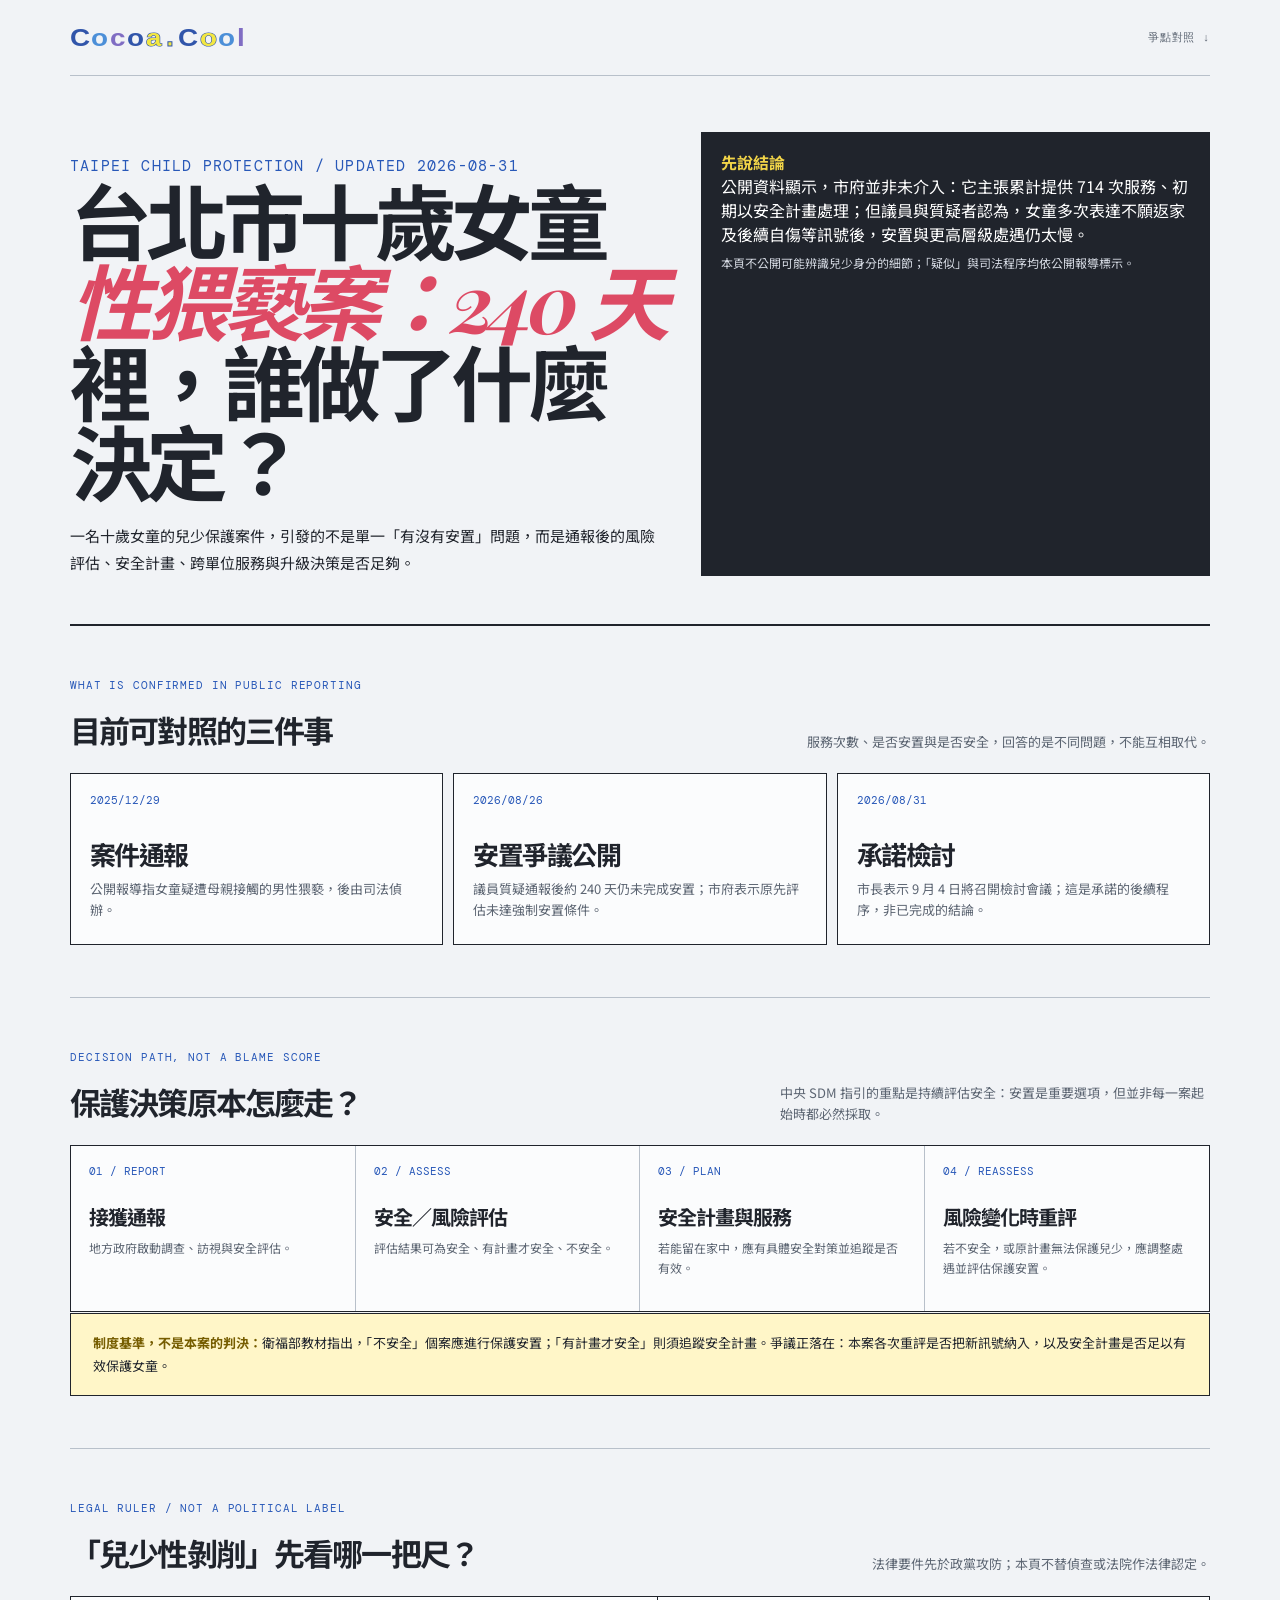
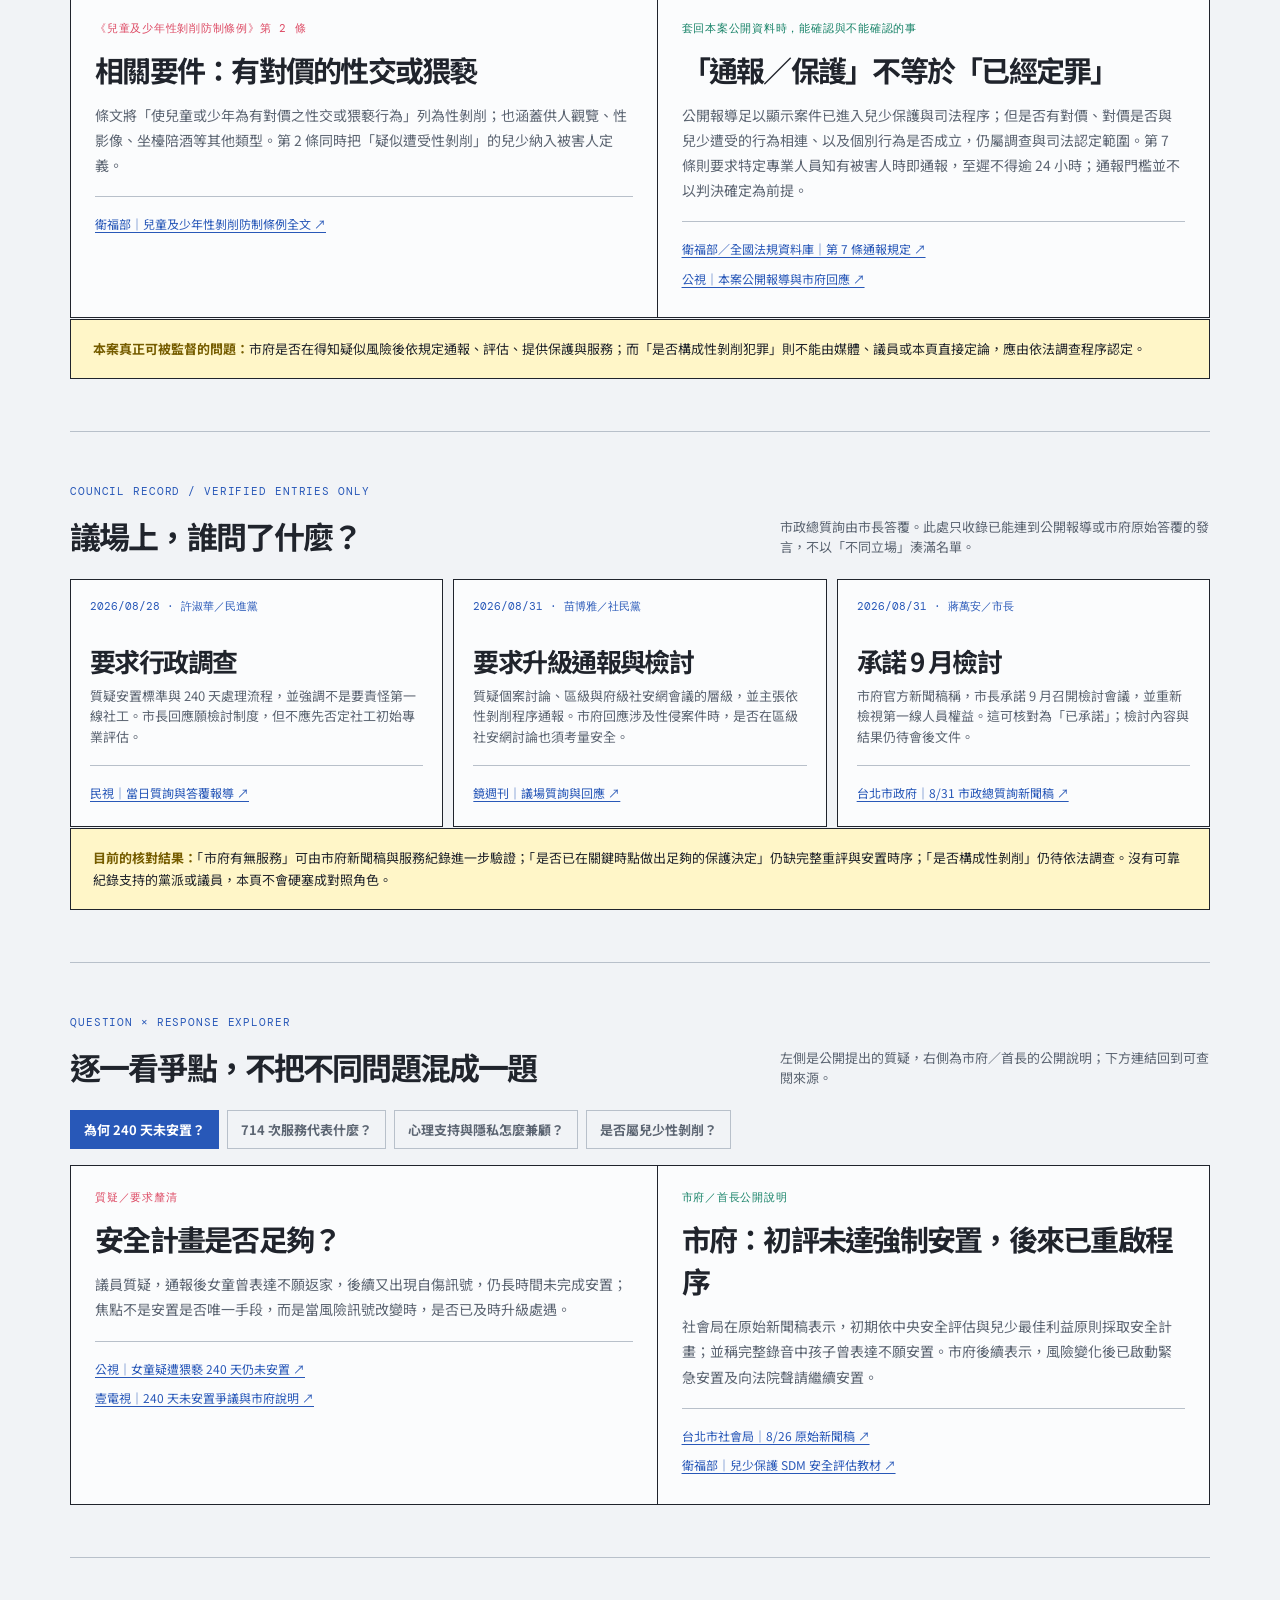
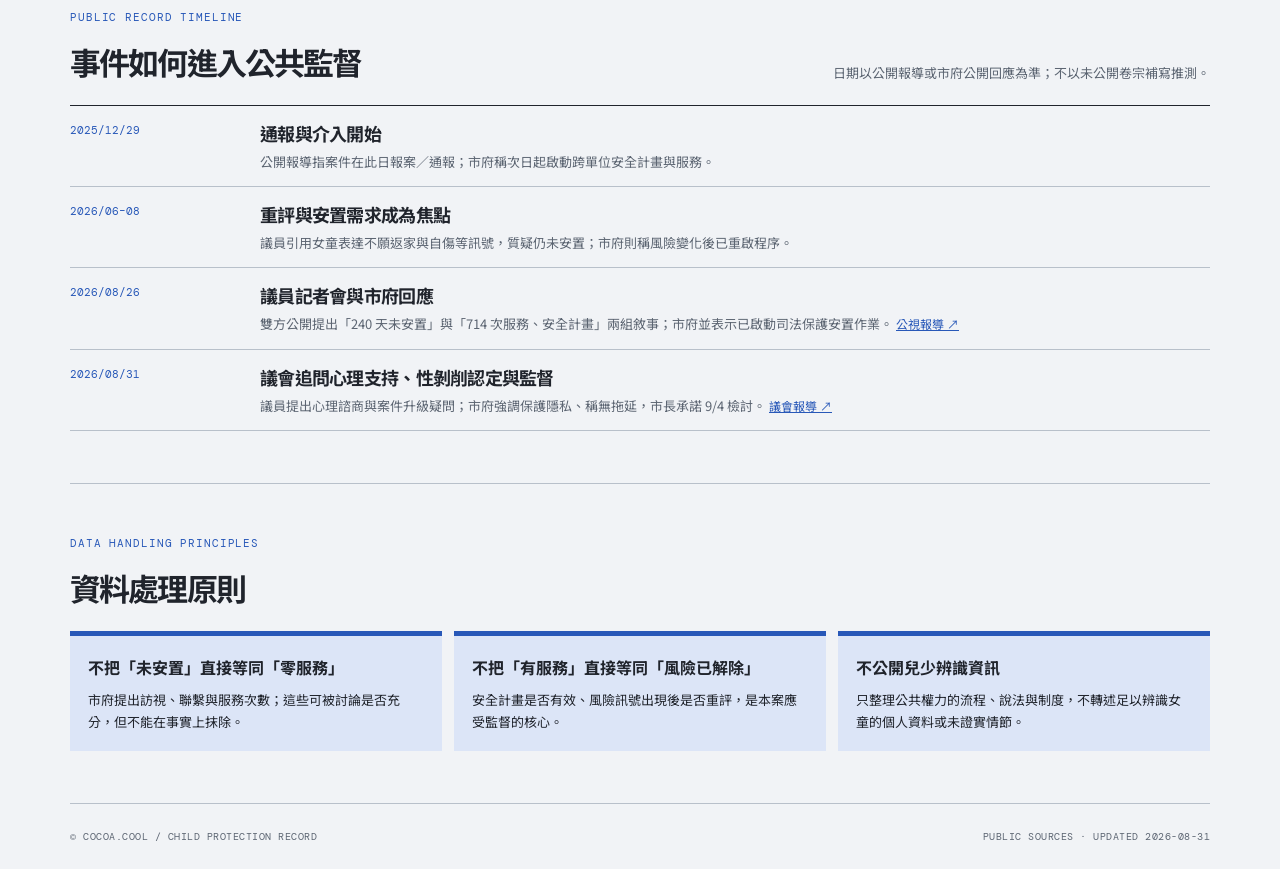
<file: taipei-child-protection-case.html>
<!doctype html>
<html lang="zh-Hant">
<head>
  <meta charset="UTF-8"><meta name="viewport" content="width=device-width,initial-scale=1.0"><meta name="description" content="以公開報導與制度資料整理台北市十歲女童性猥褻案的兒少保護爭議：通報、評估、安置與後續檢討各自發生什麼。"><title>台北市十歲女童性猥褻案｜Cocoa.Cool</title>
  <link rel="preconnect" href="https://fonts.googleapis.com"><link rel="preconnect" href="https://fonts.gstatic.com" crossorigin><link href="https://fonts.googleapis.com/css2?family=DM+Mono:wght@400;500&family=Noto+Sans+TC:wght@400;500;700;800&family=Playfair+Display:ital,wght@0,700;1,700&display=swap" rel="stylesheet"><link rel="stylesheet" href="logo.css"><script src="analytics.js" defer></script><script src="site-seo.js" defer></script>
  <style>
  :root{--ink:#20242c;--paper:#f1f3f6;--white:#fbfcfd;--line:#b8c0ca;--muted:#5c6572;--blue:#2858b8;--red:#dd4a64;--yellow:#f1d448;--green:#168267}*{box-sizing:border-box}html{scroll-behavior:smooth}body{margin:0;background:var(--paper);color:var(--ink);font-family:"Noto Sans TC",sans-serif}.wrap{width:min(1140px,calc(100% - 40px));margin:auto}a{color:inherit}.nav{height:76px;display:flex;align-items:center;justify-content:space-between;border-bottom:1px solid var(--line);font:11px "DM Mono",monospace;letter-spacing:.06em}.nav>a:last-child{color:var(--muted);text-decoration:none}.hero{padding:56px 0 48px;border-bottom:2px solid var(--ink);display:grid;grid-template-columns:1.08fr .92fr;gap:34px}.eyebrow{margin:0 0 15px;color:var(--blue);font:11px "DM Mono",monospace;letter-spacing:.08em}.hero h1{margin:0;font-family:"Playfair Display","Noto Sans TC",serif;font-size:clamp(48px,7vw,82px);line-height:.98;letter-spacing:-.07em}.hero h1 em{color:var(--red);font-style:italic}.hero p{margin:21px 0 0;font-size:15px;line-height:1.8}.read-note{padding:18px 20px;background:var(--ink);color:#fff}.read-note b{color:var(--yellow)}.read-note small{display:block;margin-top:8px;color:#d4d9e2;font-size:12px;line-height:1.55}.section{padding:52px 0;border-bottom:1px solid var(--line)}.section-head{display:flex;align-items:end;justify-content:space-between;gap:24px;margin-bottom:21px}.section h2{margin:0;font-size:31px;letter-spacing:-.06em}.section-head>p{max-width:430px;margin:0;color:var(--muted);font-size:13px;line-height:1.6}.facts{display:grid;grid-template-columns:repeat(3,1fr);gap:10px}.fact{min-height:172px;padding:19px;border:1px solid var(--ink);background:var(--white)}.fact b{display:block;color:var(--blue);font:11px "DM Mono",monospace}.fact strong{display:block;margin-top:28px;font-size:26px;letter-spacing:-.06em}.fact p{margin:7px 0 0;color:var(--muted);font-size:13px;line-height:1.55}.process{display:grid;grid-template-columns:repeat(4,1fr);border:1px solid var(--ink);background:var(--white)}.step{min-height:165px;padding:18px;border-right:1px solid var(--line)}.step:last-child{border:0}.number{display:block;color:var(--blue);font:11px "DM Mono",monospace}.step h3{margin:24px 0 7px;font-size:20px;letter-spacing:-.05em}.step p{margin:0;color:var(--muted);font-size:12px;line-height:1.6}.question-tabs{display:flex;gap:8px;flex-wrap:wrap;margin-bottom:16px}.question-tab{padding:9px 13px;border:1px solid var(--line);background:transparent;color:var(--muted);font:700 13px "Noto Sans TC",sans-serif;cursor:pointer}.question-tab[aria-selected="true"]{background:var(--blue);border-color:var(--blue);color:#fff}.panel{display:grid;grid-template-columns:1.03fr .97fr;gap:1px;border:1px solid var(--ink);background:var(--ink)}.panel>div{padding:24px;background:var(--white)}.panel h3{margin:0 0 13px;font-size:29px;letter-spacing:-.06em}.panel p{margin:0;color:var(--muted);font-size:14px;line-height:1.8}.side-label{display:block;margin-bottom:12px;font:11px "DM Mono",monospace;letter-spacing:.07em}.critique .side-label{color:var(--red)}.city .side-label{color:var(--green)}.sources{margin:18px 0 0;padding-top:12px;border-top:1px solid var(--line)}.sources a{display:block;padding:6px 0;color:var(--blue);font-size:12px;line-height:1.45;text-underline-offset:3px}.standard{margin-top:1px;padding:18px 22px;background:#fff6c8;border:1px solid var(--ink);font-size:13px;line-height:1.7}.standard b{color:#765d00}.timeline{display:grid;grid-template-columns:190px 1fr;border-top:1px solid var(--ink)}.timeline article{display:contents}.timeline time{padding:17px 20px 17px 0;border-bottom:1px solid var(--line);font:11px "DM Mono",monospace;color:var(--blue)}.timeline div{padding:14px 0;border-bottom:1px solid var(--line)}.timeline h3{margin:0 0 5px;font-size:18px;letter-spacing:-.04em}.timeline p{margin:0;color:var(--muted);font-size:13px;line-height:1.65}.timeline a{color:var(--blue);font-size:12px}.rules{display:grid;grid-template-columns:repeat(3,1fr);gap:12px}.rules article{padding:18px;background:#dce5f7;border-top:5px solid var(--blue);font-size:13px;line-height:1.7}.rules b{display:block;margin-bottom:7px;font-size:16px}.footer{display:flex;justify-content:space-between;padding:26px 0;color:var(--muted);font:10px "DM Mono",monospace;letter-spacing:.05em}@media(max-width:760px){.wrap{width:min(100% - 28px,1140px)}.hero,.panel{grid-template-columns:1fr;gap:20px}.hero{padding:42px 0 30px}.hero h1{font-size:53px}.section{padding:38px 0}.section-head{display:block}.section-head>p{margin-top:12px}.facts,.rules{grid-template-columns:1fr}.process{grid-template-columns:repeat(2,1fr)}.step:nth-child(2){border-right:0}.step:nth-child(-n+2){border-bottom:1px solid var(--line)}.timeline{grid-template-columns:100px 1fr}.timeline time{padding-right:12px}.footer{display:block}.footer span+span{display:block;margin-top:7px}}
  </style>
</head>
<body>
  <nav class="nav wrap"><a class="logo" href="index.html" aria-label="Cocoa.Cool 首頁"><span class="logo-cocoa"><i>C</i><i>o</i><i>c</i><i>o</i><i>a</i></span><span class="logo-dot">.</span><span class="logo-cool"><i>C</i><i>o</i><i>o</i><i>l</i></span></a><a href="#questions">爭點對照 ↓</a></nav>
  <main><header class="hero wrap"><div><p class="eyebrow">TAIPEI CHILD PROTECTION / UPDATED 2026-08-31</p><h1>台北市十歲女童<br><em>性猥褻案：240 天</em><br>裡，誰做了什麼決定？</h1><p>一名十歲女童的兒少保護案件，引發的不是單一「有沒有安置」問題，而是通報後的風險評估、安全計畫、跨單位服務與升級決策是否足夠。</p></div><aside class="read-note"><b>先說結論</b><br>公開資料顯示，市府並非未介入：它主張累計提供 714 次服務、初期以安全計畫處理；但議員與質疑者認為，女童多次表達不願返家及後續自傷等訊號後，安置與更高層級處遇仍太慢。<small>本頁不公開可能辨識兒少身分的細節；「疑似」與司法程序均依公開報導標示。</small></aside></header>
  <section class="section wrap"><div class="section-head"><div><p class="eyebrow">WHAT IS CONFIRMED IN PUBLIC REPORTING</p><h2>目前可對照的三件事</h2></div><p>服務次數、是否安置與是否安全，回答的是不同問題，不能互相取代。</p></div><div class="facts"><article class="fact"><b>2025/12/29</b><strong>案件通報</strong><p>公開報導指女童疑遭母親接觸的男性猥褻，後由司法偵辦。</p></article><article class="fact"><b>2026/08/26</b><strong>安置爭議公開</strong><p>議員質疑通報後約 240 天仍未完成安置；市府表示原先評估未達強制安置條件。</p></article><article class="fact"><b>2026/08/31</b><strong>承諾檢討</strong><p>市長表示 9 月 4 日將召開檢討會議；這是承諾的後續程序，非已完成的結論。</p></article></div></section>
  <section class="section wrap"><div class="section-head"><div><p class="eyebrow">DECISION PATH, NOT A BLAME SCORE</p><h2>保護決策原本怎麼走？</h2></div><p>中央 SDM 指引的重點是持續評估安全：安置是重要選項，但並非每一案起始時都必然採取。</p></div><div class="process"><article class="step"><span class="number">01 / REPORT</span><h3>接獲通報</h3><p>地方政府啟動調查、訪視與安全評估。</p></article><article class="step"><span class="number">02 / ASSESS</span><h3>安全／風險評估</h3><p>評估結果可為安全、有計畫才安全、不安全。</p></article><article class="step"><span class="number">03 / PLAN</span><h3>安全計畫與服務</h3><p>若能留在家中，應有具體安全對策並追蹤是否有效。</p></article><article class="step"><span class="number">04 / REASSESS</span><h3>風險變化時重評</h3><p>若不安全，或原計畫無法保護兒少，應調整處遇並評估保護安置。</p></article></div><div class="standard"><b>制度基準，不是本案的判決：</b>衛福部教材指出，「不安全」個案應進行保護安置；「有計畫才安全」則須追蹤安全計畫。爭議正落在：本案各次重評是否把新訊號納入，以及安全計畫是否足以有效保護女童。</div></section>
  <section class="section wrap"><div class="section-head"><div><p class="eyebrow">LEGAL RULER / NOT A POLITICAL LABEL</p><h2>「兒少性剝削」先看哪一把尺？</h2></div><p>法律要件先於政黨攻防；本頁不替偵查或法院作法律認定。</p></div><div class="panel"><div class="critique"><span class="side-label">《兒童及少年性剝削防制條例》第 2 條</span><h3>相關要件：有對價的性交或猥褻</h3><p>條文將「使兒童或少年為有對價之性交或猥褻行為」列為性剝削；也涵蓋供人觀覽、性影像、坐檯陪酒等其他類型。第 2 條同時把「疑似遭受性剝削」的兒少納入被害人定義。</p><div class="sources"><a href="https://siarc.mohw.gov.tw/laws_detail.php?lasid=3" target="_blank" rel="noreferrer">衛福部｜兒童及少年性剝削防制條例全文 ↗</a></div></div><div class="city"><span class="side-label">套回本案公開資料時，能確認與不能確認的事</span><h3>「通報／保護」不等於「已經定罪」</h3><p>公開報導足以顯示案件已進入兒少保護與司法程序；但是否有對價、對價是否與兒少遭受的行為相連、以及個別行為是否成立，仍屬調查與司法認定範圍。第 7 條則要求特定專業人員知有被害人時即通報，至遲不得逾 24 小時；通報門檻並不以判決確定為前提。</p><div class="sources"><a href="https://www.mohw.gov.tw/dl-46859-441e6138-d6b5-4ba3-a19c-3cbbadb612b2.html" target="_blank" rel="noreferrer">衛福部／全國法規資料庫｜第 7 條通報規定 ↗</a><a href="https://news.pts.org.tw/article/824153" target="_blank" rel="noreferrer">公視｜本案公開報導與市府回應 ↗</a></div></div></div><div class="standard"><b>本案真正可被監督的問題：</b>市府是否在得知疑似風險後依規定通報、評估、提供保護與服務；而「是否構成性剝削犯罪」則不能由媒體、議員或本頁直接定論，應由依法調查程序認定。</div></section>
  <section class="section wrap"><div class="section-head"><div><p class="eyebrow">COUNCIL RECORD / VERIFIED ENTRIES ONLY</p><h2>議場上，誰問了什麼？</h2></div><p>市政總質詢由市長答覆。此處只收錄已能連到公開報導或市府原始答覆的發言，不以「不同立場」湊滿名單。</p></div><div class="facts"><article class="fact"><b>2026/08/28 · 許淑華／民進黨</b><strong>要求行政調查</strong><p>質疑安置標準與 240 天處理流程，並強調不是要責怪第一線社工。市長回應願檢討制度，但不應先否定社工初始專業評估。</p><div class="sources"><a href="https://www.ftvnews.com.tw/news/detail/2026828W0670" target="_blank" rel="noreferrer">民視｜當日質詢與答覆報導 ↗</a></div></article><article class="fact"><b>2026/08/31 · 苗博雅／社民黨</b><strong>要求升級通報與檢討</strong><p>質疑個案討論、區級與府級社安網會議的層級，並主張依性剝削程序通報。市府回應涉及性侵案件時，是否在區級社安網討論也須考量安全。</p><div class="sources"><a href="https://www.mirrormedia.mg/story/amp/20260831edi073" target="_blank" rel="noreferrer">鏡週刊｜議場質詢與回應 ↗</a></div></article><article class="fact"><b>2026/08/31 · 蔣萬安／市長</b><strong>承諾 9 月檢討</strong><p>市府官方新聞稿稱，市長承諾 9 月召開檢討會議，並重新檢視第一線人員權益。這可核對為「已承諾」；檢討內容與結果仍待會後文件。</p><div class="sources"><a href="https://www.gov.taipei/News_Content.aspx?n=2044902FC839D045&s=1DC65B50EAC8D0AA&sms=72544237BBE4C5F6" target="_blank" rel="noreferrer">台北市政府｜8/31 市政總質詢新聞稿 ↗</a></div></article></div><div class="standard"><b>目前的核對結果：</b>「市府有無服務」可由市府新聞稿與服務紀錄進一步驗證；「是否已在關鍵時點做出足夠的保護決定」仍缺完整重評與安置時序；「是否構成性剝削」仍待依法調查。沒有可靠紀錄支持的黨派或議員，本頁不會硬塞成對照角色。</div></section>
  <section class="section wrap" id="questions"><div class="section-head"><div><p class="eyebrow">QUESTION × RESPONSE EXPLORER</p><h2>逐一看爭點，不把不同問題混成一題</h2></div><p>左側是公開提出的質疑，右側為市府／首長的公開說明；下方連結回到可查閱來源。</p></div><div class="question-tabs" id="tabs" role="tablist"></div><article class="panel" aria-live="polite"><div class="critique"><span class="side-label">質疑／要求釐清</span><h3 id="q-title"></h3><p id="q-critique"></p><div class="sources" id="q-critique-sources"></div></div><div class="city"><span class="side-label">市府／首長公開說明</span><h3 id="q-city-title"></h3><p id="q-city"></p><div class="sources" id="q-city-sources"></div></div></article></section>
  <section class="section wrap"><div class="section-head"><div><p class="eyebrow">PUBLIC RECORD TIMELINE</p><h2>事件如何進入公共監督</h2></div><p>日期以公開報導或市府公開回應為準；不以未公開卷宗補寫推測。</p></div><div class="timeline"><article><time>2025/12/29</time><div><h3>通報與介入開始</h3><p>公開報導指案件在此日報案／通報；市府稱次日起啟動跨單位安全計畫與服務。</p></div></article><article><time>2026/06–08</time><div><h3>重評與安置需求成為焦點</h3><p>議員引用女童表達不願返家與自傷等訊號，質疑仍未安置；市府則稱風險變化後已重啟程序。</p></div></article><article><time>2026/08/26</time><div><h3>議員記者會與市府回應</h3><p>雙方公開提出「240 天未安置」與「714 次服務、安全計畫」兩組敘事；市府並表示已啟動司法保護安置作業。 <a href="https://news.pts.org.tw/article/824153" target="_blank" rel="noreferrer">公視報導 ↗</a></p></div></article><article><time>2026/08/31</time><div><h3>議會追問心理支持、性剝削認定與監督</h3><p>議員提出心理諮商與案件升級疑問；市府強調保護隱私、稱無拖延，市長承諾 9/4 檢討。 <a href="https://news.tvbs.com.tw/politics/4015467" target="_blank" rel="noreferrer">議會報導 ↗</a></p></div></article></div></section>
  <section class="section wrap"><div class="section-head"><div><p class="eyebrow">DATA HANDLING PRINCIPLES</p><h2>資料處理原則</h2></div></div><div class="rules"><article><b>不把「未安置」直接等同「零服務」</b>市府提出訪視、聯繫與服務次數；這些可被討論是否充分，但不能在事實上抹除。</article><article><b>不把「有服務」直接等同「風險已解除」</b>安全計畫是否有效、風險訊號出現後是否重評，是本案應受監督的核心。</article><article><b>不公開兒少辨識資訊</b>只整理公共權力的流程、說法與制度，不轉述足以辨識女童的個人資料或未證實情節。</article></div></section></main><footer class="footer wrap"><span>© COCOA.COOL / CHILD PROTECTION RECORD</span><span>PUBLIC SOURCES · UPDATED 2026-08-31</span></footer>
  <script>
  const s={official:['台北市社會局｜8/26 原始新聞稿','https://dosw.gov.taipei/News_Content.aspx?n=6CA16D3397A7A302&s=0F38DD4552E25C33'],pts:['公視｜女童疑遭猥褻 240 天仍未安置','https://news.pts.org.tw/article/824153'],next:['壹電視｜240 天未安置爭議與市府說明','https://www.nexttv.com.tw/NextTV/News/Home/Society/m/2026-08-28/2450584.html'],mirror:['鏡週刊｜8/31 議會質詢與社安網會議爭點','https://www.mirrormedia.mg/story/amp/20260831edi073'],ttv:['台視｜蔣萬安對制度檢討的公開說明','https://news.ttv.com.tw/news/11508300012500I'],law2:['衛福部｜兒少性剝削防制條例第 2 條','https://siarc.mohw.gov.tw/laws_detail.php?lasid=3'],law7:['衛福部／全國法規資料庫｜第 7 條通報規定','https://www.mohw.gov.tw/dl-46859-441e6138-d6b5-4ba3-a19c-3cbbadb612b2.html'],sdm:['衛福部｜兒少保護 SDM 安全評估教材','https://dep.mohw.gov.tw/DOPS/cp-2702-6862-105.html'],policy:['衛福部｜保護性事件評估工具與安置原則','https://www.mohw.gov.tw/dl-61645-144c01cf-312b-42b3-965a-a77a59b7a744.html']};
  const issues=[{tab:'為何 240 天未安置？',title:'安全計畫是否足夠？',critique:'議員質疑，通報後女童曾表達不願返家，後續又出現自傷訊號，仍長時間未完成安置；焦點不是安置是否唯一手段，而是當風險訊號改變時，是否已及時升級處遇。',cs:[s.pts,s.next],ct:'市府：初評未達強制安置，後來已重啟程序',city:'社會局在原始新聞稿表示，初期依中央安全評估與兒少最佳利益原則採取安全計畫；並稱完整錄音中孩子曾表達不願安置。市府後續表示，風險變化後已啟動緊急安置及向法院聲請繼續安置。',ts:[s.official,s.sdm]},{tab:'714 次服務代表什麼？',title:'服務量能否證明保護有效？',critique:'質疑者不否認社工投入，主張問題在於服務與訪視很多，卻未把制度性的決策、資源與監督往上提升；因此不應由第一線社工單獨承擔結果。議會追問也聚焦於社安網會議是否曾充分升級。',cs:[s.mirror,s.ttv],ct:'市府：跨局處已提供大量服務',city:'社會局原始新聞稿列出 714 次服務的內容，包括近 200 次面訪、經濟與司法資源、安全環境維護、居家改善與身心輔導；並稱由家防、教育、警政及民間專業人員共同介入。',ts:[s.official,s.pts]},{tab:'心理支持與隱私怎麼兼顧？',title:'可監督的是流程，不是孩子的個資',critique:'議員在 8/31 質詢中提出心理衡鑑、心理諮商與議場個資揭露的疑問，要求市府交代支持服務與決策流程。這些數字應待市府檢討資料完整公開後再核對，不能只靠單方敘述下結論。',cs:[s.mirror,s.pts],ct:'市府：不公開細節是為保護兒少',city:'市府主張要避免兒少二度傷害；其原始新聞稿僅概述已提供身心輔導與其他服務。隱私保護不妨礙外界要求公開非辨識性的流程資料，例如重評日期、服務類型與決策層級。',ts:[s.official,s.policy]},{tab:'是否屬兒少性剝削？',title:'法律定性與保護處遇要分開看',critique:'第 2 條的相關客觀要件，是使兒少為「有對價」的性交或猥褻行為。議員主張應依性剝削程序通報；待調查的關鍵是，公開提到的對價是否存在、是否與兒少遭受的行為相連。通報與保護可先啟動，不代表已經成立犯罪或有罪。',cs:[s.law2,s.law7,s.mirror],ct:'市府：保護程序已啟動，法律定性仍待調查',city:'市府 8/26 原始新聞稿稱已啟動司法保護程序。對於是否符合「有對價」等構成要件，應由主管機關調查與司法程序認定；這也不影響在疑似風險下先行通報與提供保護服務。',ts:[s.official,s.law2,s.law7]}];
  const tabs=document.getElementById('tabs'),links=(e,l)=>e.innerHTML=l.map(([n,u])=>`<a href="${u}" target="_blank" rel="noreferrer">${n} ↗</a>`).join('');function show(i){let d=issues[i];document.querySelectorAll('.question-tab').forEach((b,n)=>b.setAttribute('aria-selected',n===i));document.getElementById('q-title').textContent=d.title;document.getElementById('q-critique').textContent=d.critique;links(document.getElementById('q-critique-sources'),d.cs);document.getElementById('q-city-title').textContent=d.ct;document.getElementById('q-city').textContent=d.city;links(document.getElementById('q-city-sources'),d.ts)}issues.forEach((d,i)=>{let b=document.createElement('button');b.className='question-tab';b.type='button';b.setAttribute('role','tab');b.textContent=d.tab;b.onclick=()=>show(i);tabs.appendChild(b)});show(0);
  </script>
</body></html>
</file>
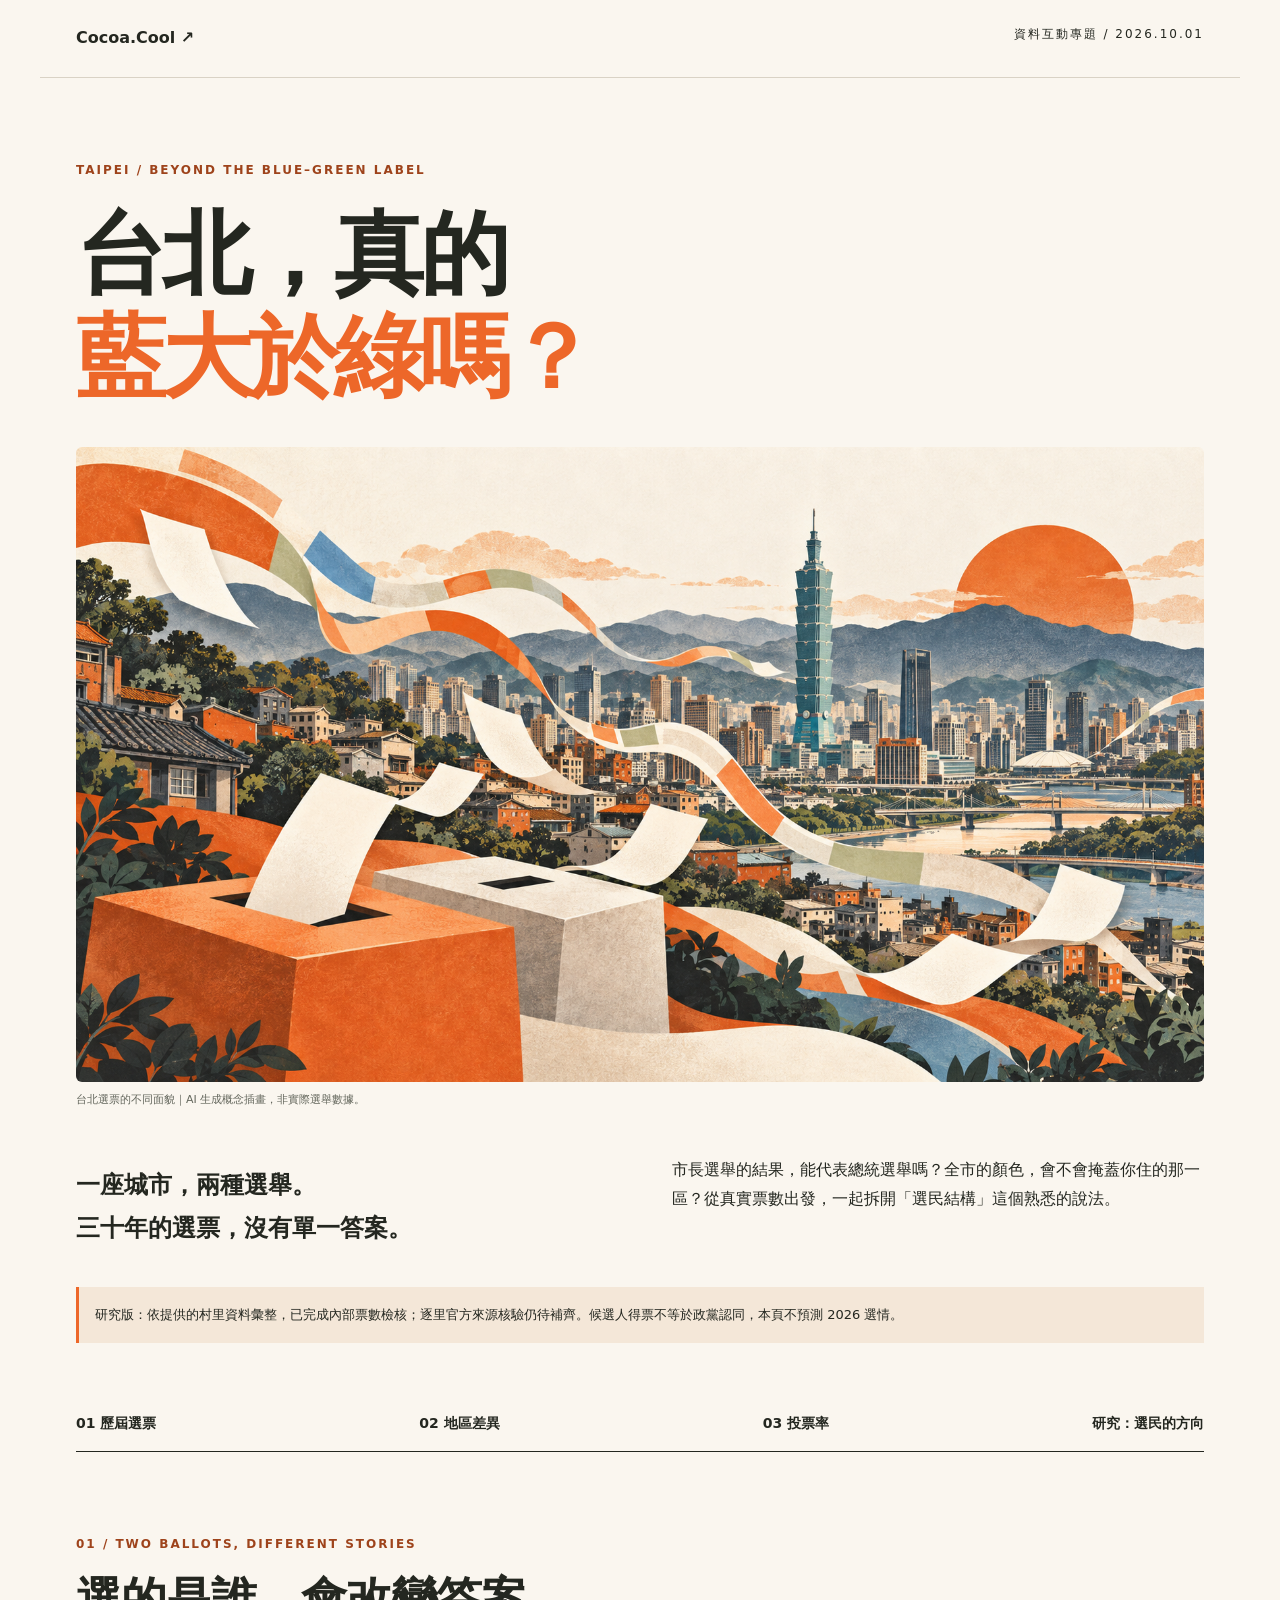
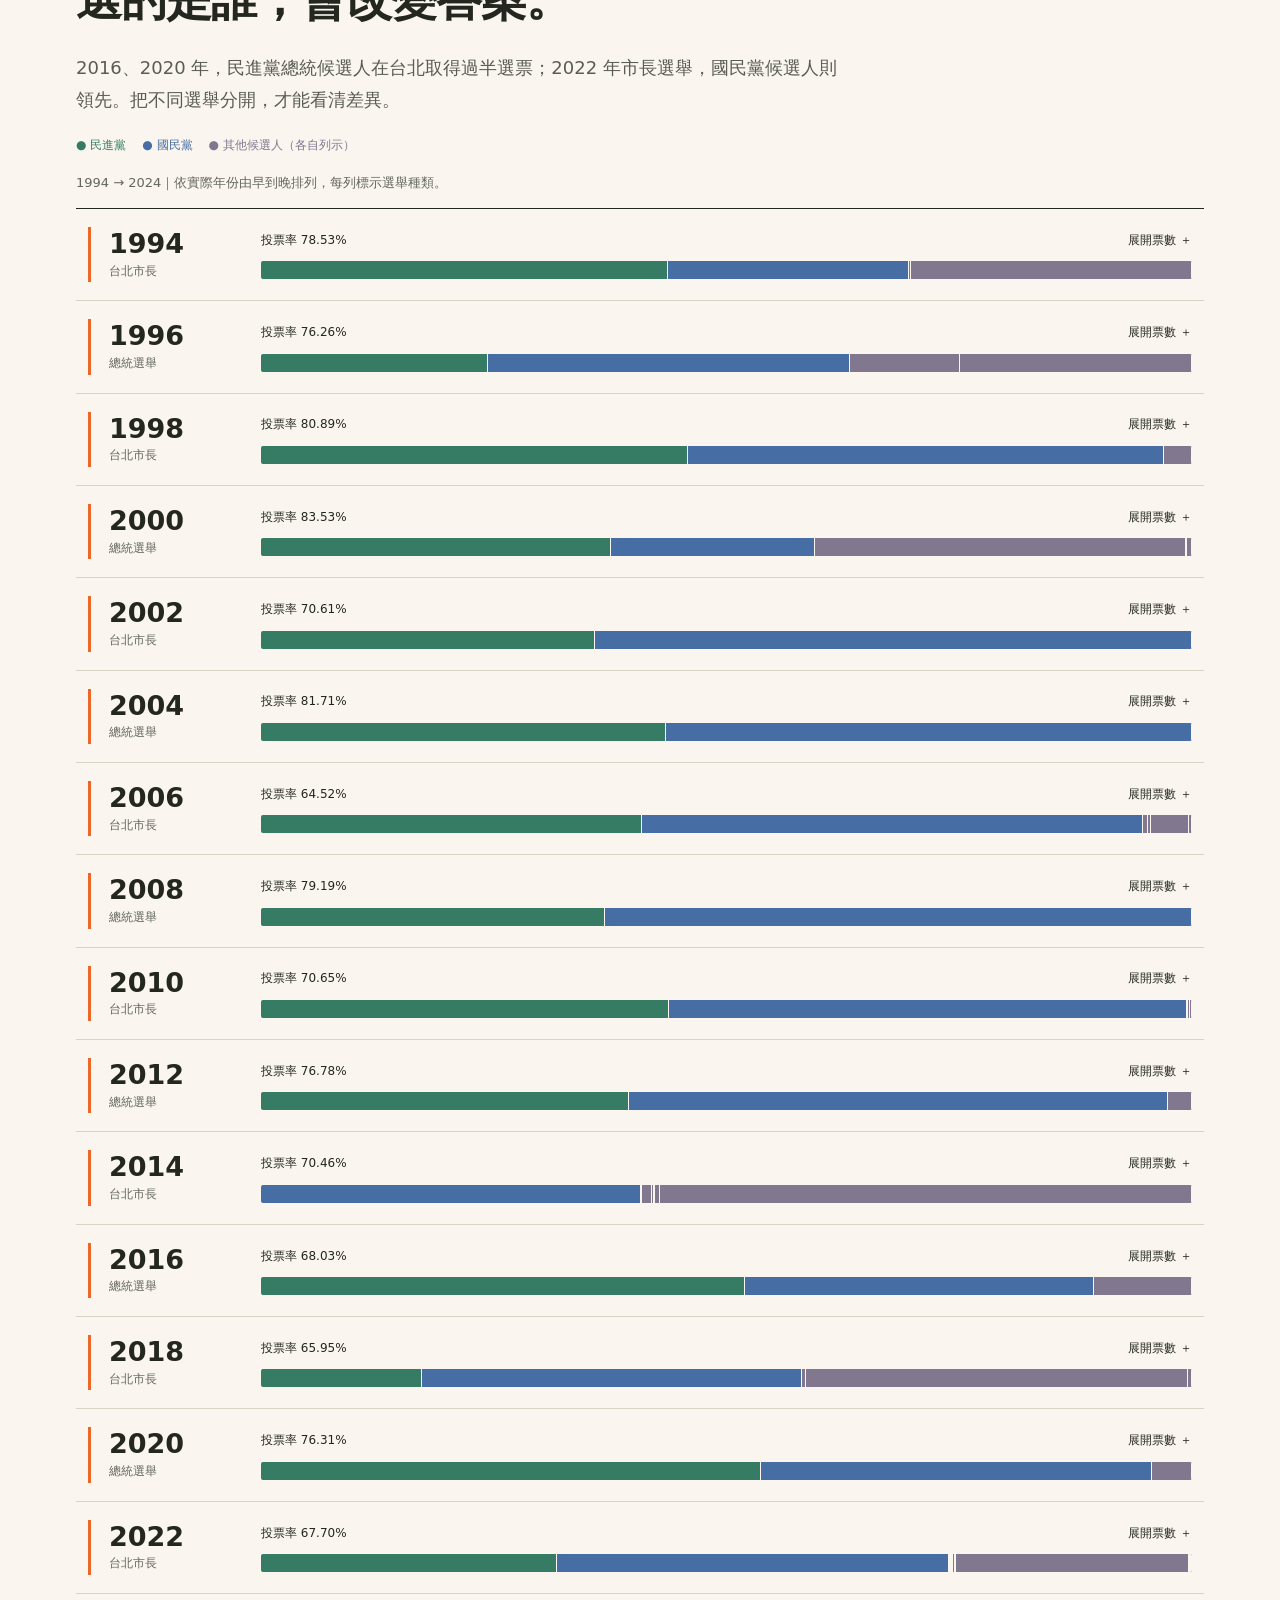
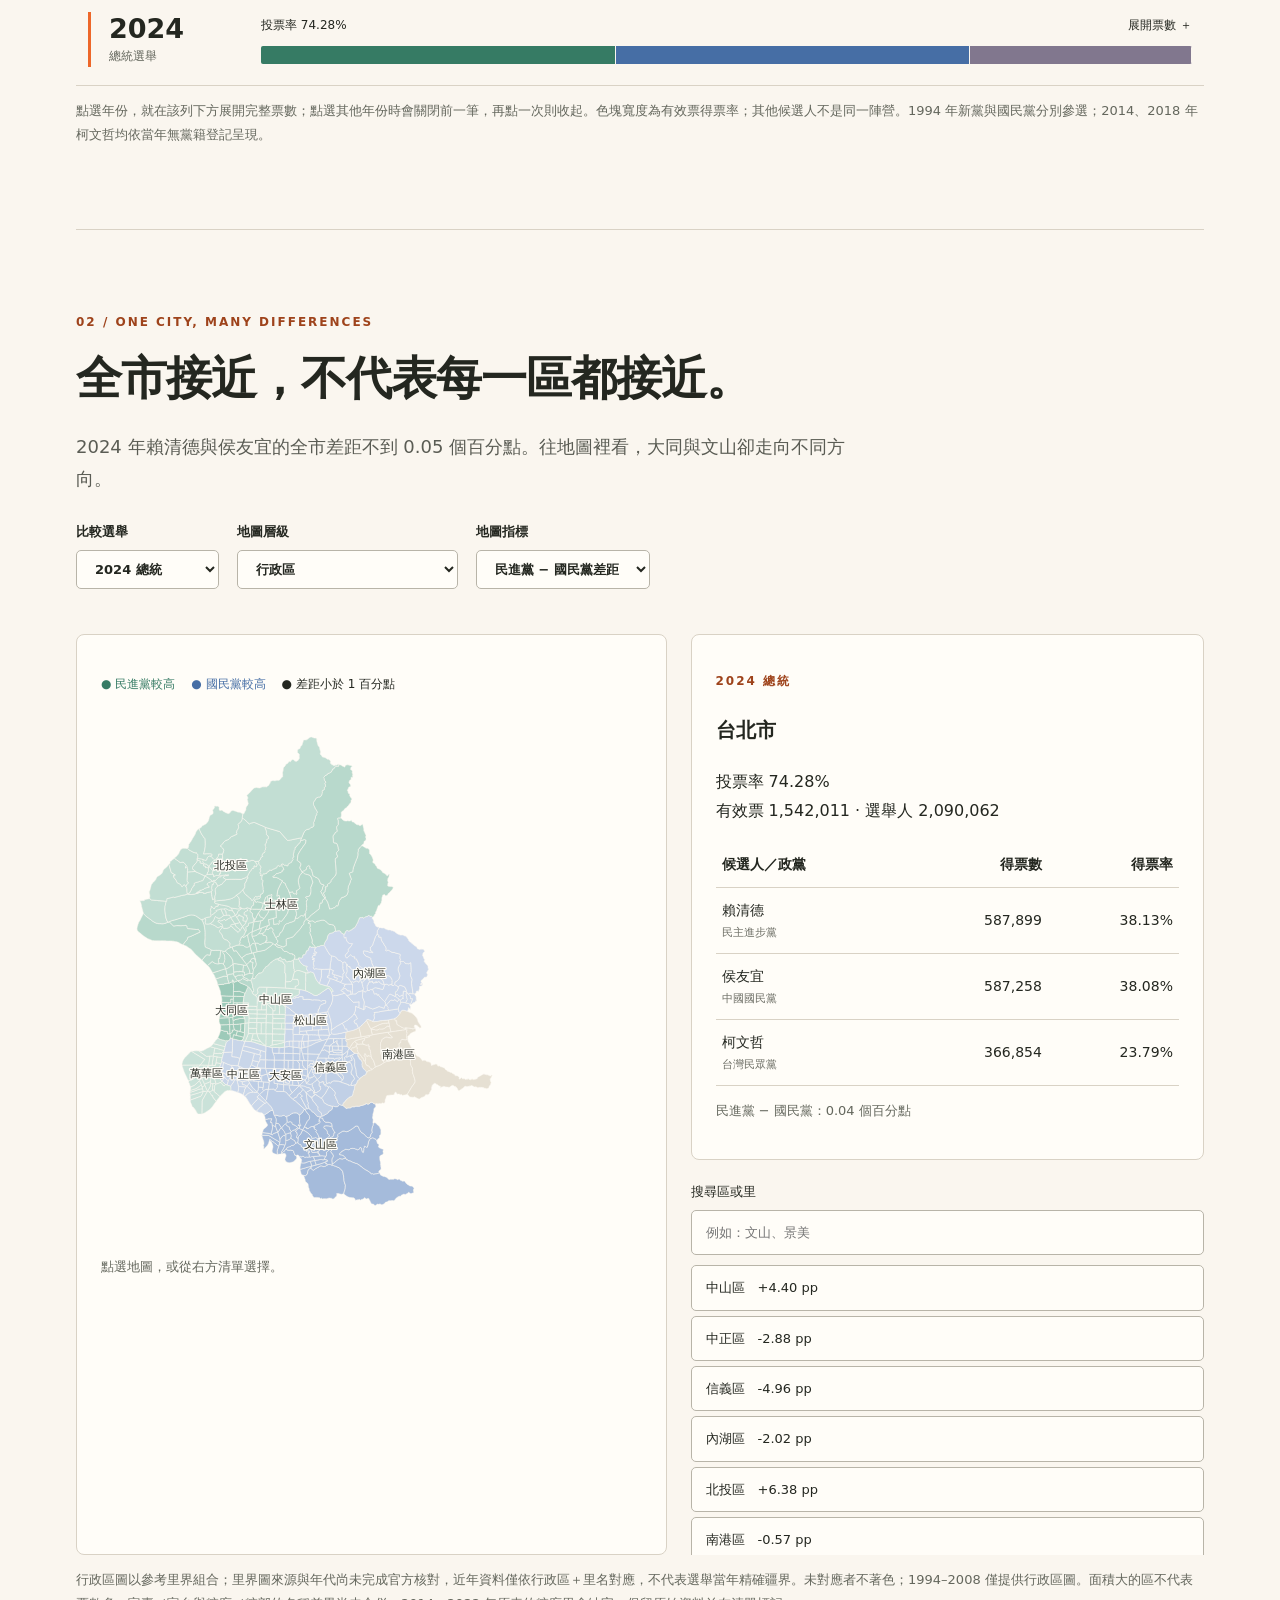
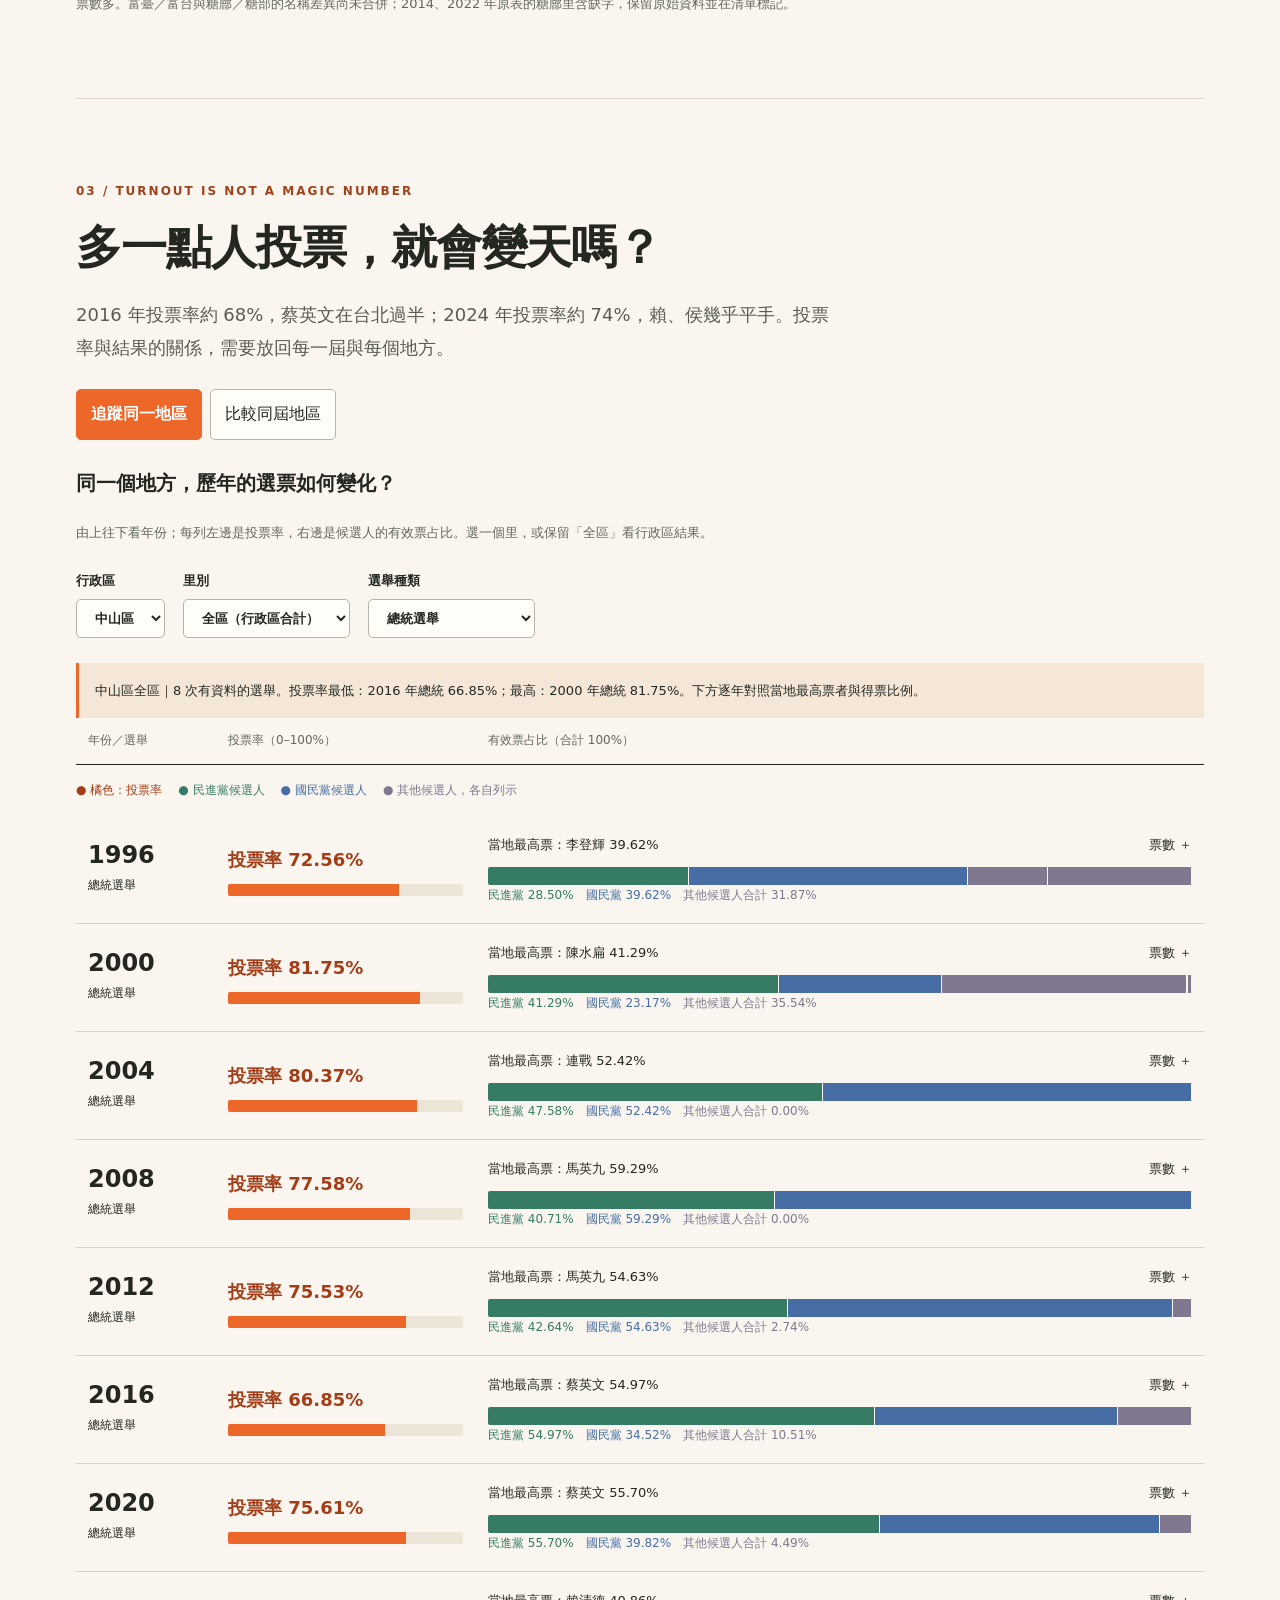
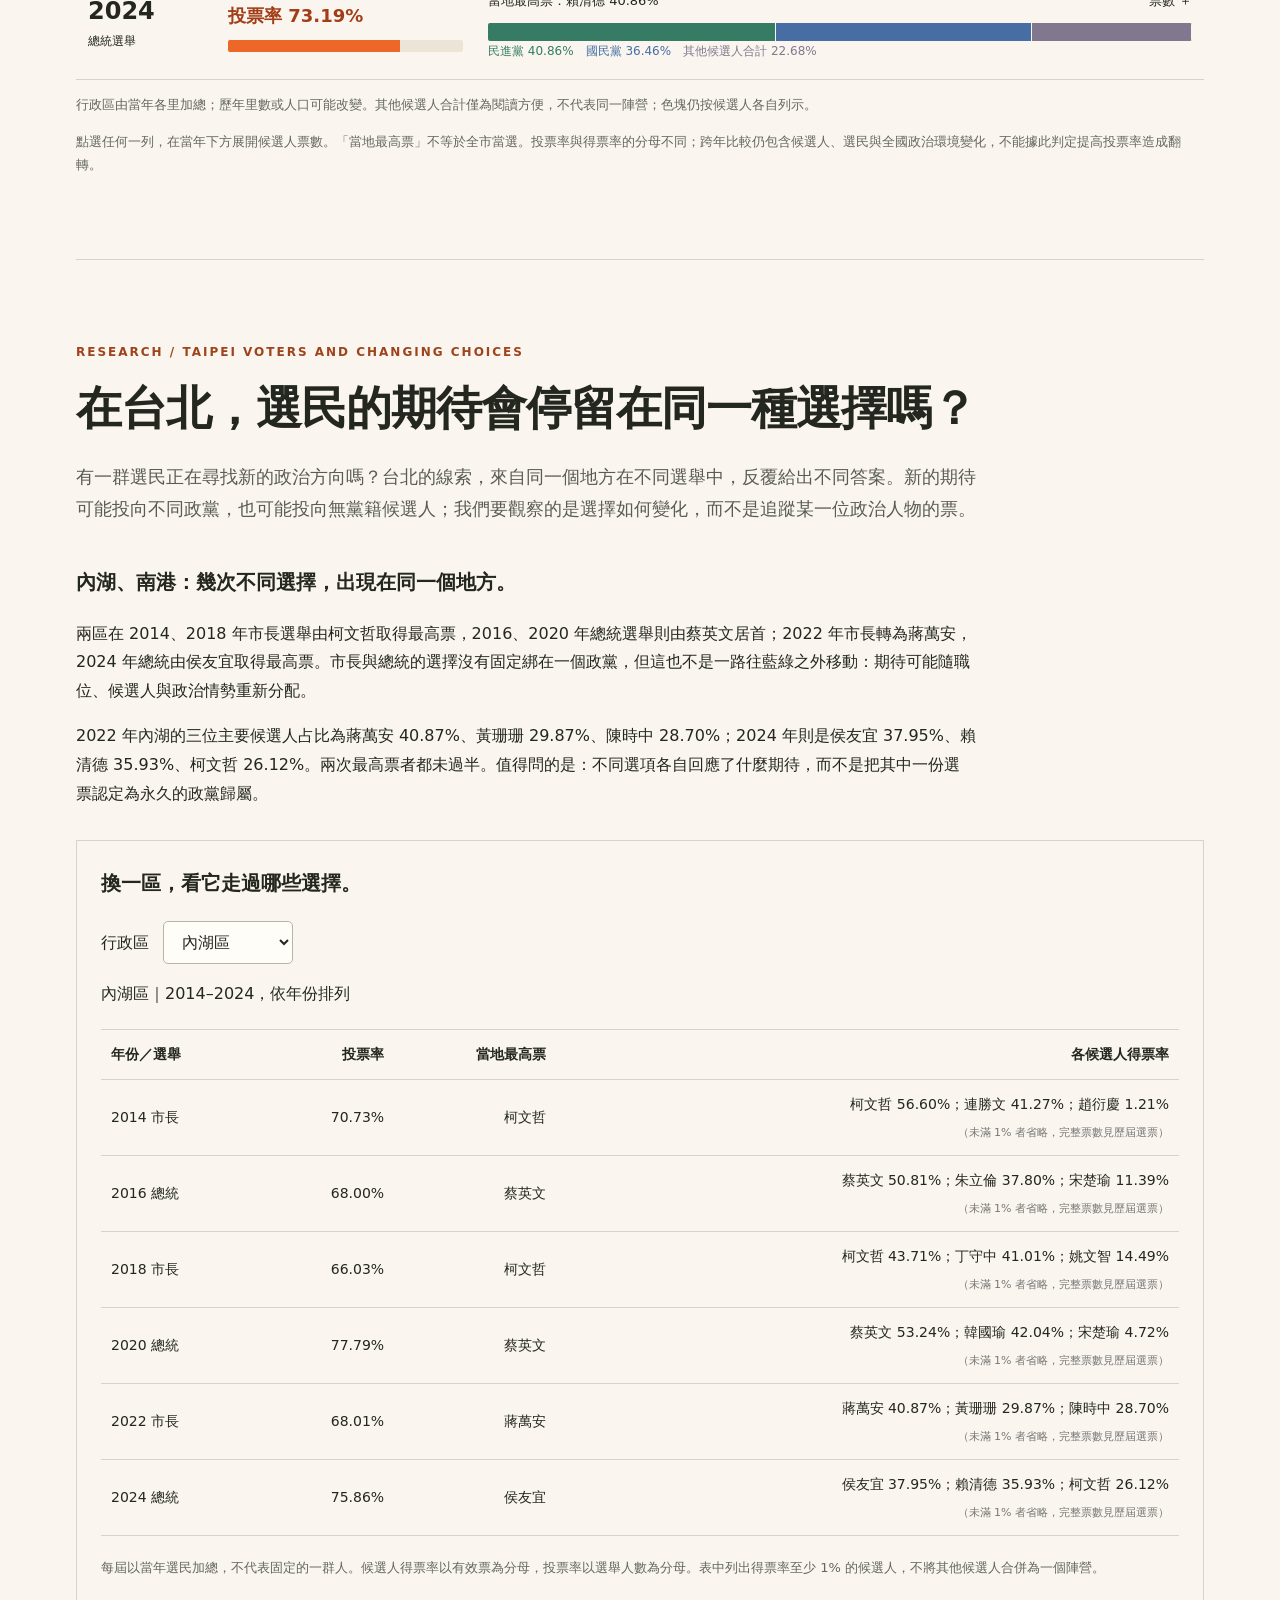
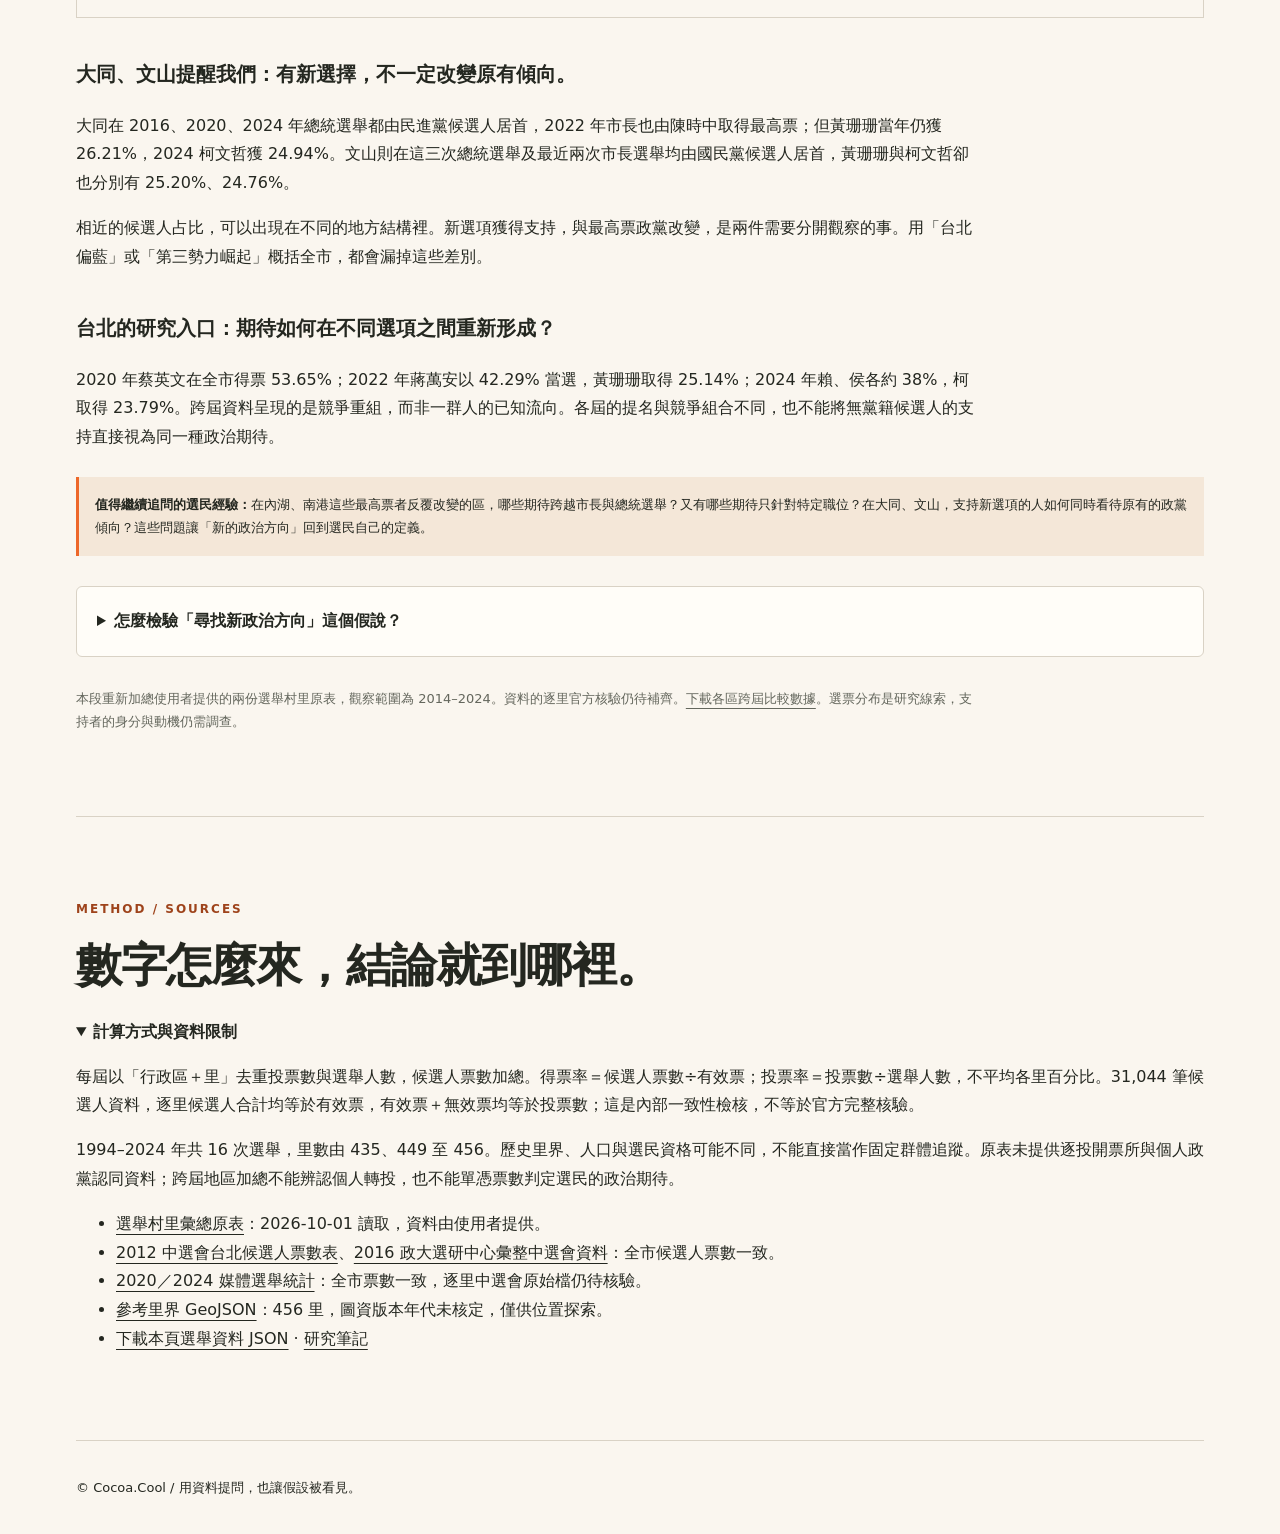
<file: taipei-electorate.html>
<!doctype html>
<html lang="zh-Hant"><head>
<meta charset="utf-8">
<meta name="viewport" content="width=device-width,initial-scale=1">
<title>台北，真的藍大於綠嗎？｜Cocoa.Cool</title>
<meta name="description" content="探索台北三十年總統與市長選票、行政區與里差異，以及歷年投票率與得票結果。">
<meta name="robots" content="index,follow">
<link rel="canonical" href="https://cocoa.cool/taipei-electorate.html">
<meta property="og:type" content="article">
<meta property="og:locale" content="zh_TW">
<meta property="og:site_name" content="Cocoa.Cool">
<meta property="og:title" content="台北，真的藍大於綠嗎？｜Cocoa.Cool">
<meta property="og:description" content="探索台北三十年總統與市長選票、行政區與里差異，以及歷年投票率與得票結果。">
<meta property="og:url" content="https://cocoa.cool/taipei-electorate.html">
<meta property="og:image" content="https://cocoa.cool/assets/taipei-electorate-cover.png">
<meta property="og:image:type" content="image/png">
<meta property="og:image:width" content="1672">
<meta property="og:image:height" content="941">
<meta property="og:image:alt" content="橘色紙雕風台北城市與投票箱概念插畫">
<meta name="twitter:card" content="summary_large_image">
<meta name="twitter:title" content="台北，真的藍大於綠嗎？｜Cocoa.Cool">
<meta name="twitter:description" content="探索台北三十年總統與市長選票、行政區與里差異，以及歷年投票率與得票結果。">
<meta name="twitter:image" content="https://cocoa.cool/assets/taipei-electorate-cover.png">
<meta name="twitter:image:alt" content="橘色紙雕風台北城市與投票箱概念插畫">
<script type="application/ld+json">{"@context": "https://schema.org", "@type": "Article", "headline": "台北，真的藍大於綠嗎？", "description": "探索台北三十年總統與市長選票、行政區與里差異，以及歷年投票率與得票結果。", "url": "https://cocoa.cool/taipei-electorate.html", "mainEntityOfPage": "https://cocoa.cool/taipei-electorate.html", "image": "https://cocoa.cool/assets/taipei-electorate-cover.png", "inLanguage": "zh-Hant-TW", "datePublished": "2026-10-01", "dateModified": "2026-10-01", "publisher": {"@type": "Organization", "name": "Cocoa.Cool", "url": "https://cocoa.cool/"}}</script>
<link rel="stylesheet" href="taipei-electorate.css">
<script src="site-seo.js" defer></script>
<script src="analytics.js" defer></script>
<script type="module" src="taipei-electorate.js?v=0ef4383182"></script>
<script type="module" src="voter-directions.js?v=1"></script></head><body><nav><a href="index.html">Cocoa.Cool ↗</a><span>資料互動專題 / 2026.10.01</span></nav><main><header class="hero"><p class="eyebrow">TAIPEI / BEYOND THE BLUE–GREEN LABEL</p><h1>台北，真的<br><span>藍大於綠嗎？</span></h1><figure class="electorate-cover"><img src="assets/taipei-electorate-cover.png" alt="橘色紙雕風台北城市與投票箱插畫，呈現一座城市中的不同投票選擇" width="1672" height="941" fetchpriority="high"><figcaption>台北選票的不同面貌｜AI 生成概念插畫，非實際選舉數據。</figcaption></figure><div class="intro"><p>一座城市，兩種選舉。<br>三十年的選票，沒有單一答案。</p><p>市長選舉的結果，能代表總統選舉嗎？全市的顏色，會不會掩蓋你住的那一區？從真實票數出發，一起拆開「選民結構」這個熟悉的說法。</p></div><p class="notice">研究版：依提供的村里資料彙整，已完成內部票數檢核；逐里官方來源核驗仍待補齊。候選人得票不等於政黨認同，本頁不預測 2026 選情。</p></header><div class="chapter-nav"><a href="#history">01 歷屆選票</a><a href="#geography">02 地區差異</a><a href="#turnout">03 投票率</a><a href="#political-style">研究：選民的方向</a></div><p id="load-status" role="status">正在載入選舉資料…</p>
<section id="history"><p class="eyebrow">01 / TWO BALLOTS, DIFFERENT STORIES</p><h2>選的是誰，會改變答案。</h2><p class="lead">2016、2020 年，民進黨總統候選人在台北取得過半選票；2022 年市長選舉，國民黨候選人則領先。把不同選舉分開，才能看清差異。</p><div class="legend"><span class="dpp">● 民進黨</span><span class="kmt">● 國民黨</span><span class="other">● 其他候選人（各自列示）</span></div><p class="caption">1994 → 2024｜依實際年份由早到晚排列，每列標示選舉種類。</p><div class="history-timeline" id="history-timeline"></div><p class="caption">點選年份，就在該列下方展開完整票數；點選其他年份時會關閉前一筆，再點一次則收起。色塊寬度為有效票得票率；其他候選人不是同一陣營。1994 年新黨與國民黨分別參選；2014、2018 年柯文哲均依當年無黨籍登記呈現。</p></section>
<section id="geography"><p class="eyebrow">02 / ONE CITY, MANY DIFFERENCES</p><h2>全市接近，不代表每一區都接近。</h2><p class="lead">2024 年賴清德與侯友宜的全市差距不到 0.05 個百分點。往地圖裡看，大同與文山卻走向不同方向。</p><div class="controls"><label>比較選舉<select id="geo-election"></select></label><label>地圖層級<select id="geo-level"><option value="district">行政區</option><option value="village">里（2010 年起，參考里界）</option></select></label><label>地圖指標<select id="geo-metric"><option value="margin">民進黨 − 國民黨差距</option><option value="winner">實際最高票候選人</option><option value="turnout">投票率</option></select></label></div><div class="map-layout"><div class="panel"><div id="map-legend" class="legend"></div><svg id="map" viewBox="0 0 600 590" aria-label="台北選舉互動地圖"></svg><p id="map-note" class="caption"></p></div><div><div class="panel" id="map-detail" aria-live="polite"></div><label class="search">搜尋區或里<input id="village-search" type="search" placeholder="例如：文山、景美"></label><div id="village-results"></div></div></div><p class="caption">行政區圖以參考里界組合；里界圖來源與年代尚未完成官方核對，近年資料僅依行政區＋里名對應，不代表選舉當年精確疆界。未對應者不著色；1994–2008 僅提供行政區圖。面積大的區不代表票數多。富臺／富台與糖廍／糖部的名稱差異尚未合併；2014、2022 年原表的糖廍里含缺字，保留原始資料並在清單標記。</p></section>
<section id="turnout"><p class="eyebrow">03 / TURNOUT IS NOT A MAGIC NUMBER</p><h2>多一點人投票，就會變天嗎？</h2><p class="lead">2016 年投票率約 68%，蔡英文在台北過半；2024 年投票率約 74%，賴、侯幾乎平手。投票率與結果的關係，需要放回每一屆與每個地方。</p><div class="view-switch" aria-label="投票率探索方式"><button id="view-region" type="button" aria-pressed="true" aria-controls="region-view">追蹤同一地區</button><button id="view-compare" type="button" aria-pressed="false" aria-controls="compare-view">比較同屆地區</button></div><div id="region-view"><h3>同一個地方，歷年的選票如何變化？</h3><p class="caption">由上往下看年份；每列左邊是投票率，右邊是候選人的有效票占比。選一個里，或保留「全區」看行政區結果。</p><div class="controls"><label>行政區<select id="region-district"></select></label><label>里別<select id="region-village"><option value="">全區</option></select></label><label>選舉種類<select id="region-type"><option value="總統">總統選舉</option><option value="臺北市長">市長選舉</option><option value="all">全部（按年份排列）</option></select></label></div><div id="region-summary" class="notice" aria-live="polite"></div><div class="region-column-head"><span>年份／選舉</span><span>投票率（0–100%）</span><span>有效票占比（合計 100%）</span></div><div class="legend"><span style="color:#a23d17">● 橘色：投票率</span><span class="dpp">● 民進黨候選人</span><span class="kmt">● 國民黨候選人</span><span class="other">● 其他候選人，各自列示</span></div><div id="region-history"></div><p id="region-coverage" class="caption"></p><p class="caption">點選任何一列，在當年下方展開候選人票數。「當地最高票」不等於全市當選。投票率與得票率的分母不同；跨年比較仍包含候選人、選民與全國政治環境變化，不能據此判定提高投票率造成翻轉。</p></div><div id="compare-view" hidden><h3>同一屆選舉，哪些地方投得不一樣？</h3><div class="controls"><label>選舉<select id="compare-election"></select></label><label>比較層級<select id="compare-level"><option value="district">行政區</option><option value="village">里</option></select></label><label id="compare-district-label" hidden>篩選行政區<select id="compare-district"><option value="">全市各里</option></select></label><label>排列方式<select id="compare-sort"><option value="turnout">投票率由高到低</option><option value="dpp">民進黨得票率由高到低</option><option value="kmt">國民黨得票率由高到低</option></select></label></div><p id="compare-summary" class="notice" aria-live="polite"></p><div class="region-column-head"><span>地區</span><span>投票率（0–100%）</span><span>有效票占比（合計 100%）</span></div><div class="legend"><span style="color:#a23d17">● 橘色：投票率</span><span class="dpp">● 民進黨候選人</span><span class="kmt">● 國民黨候選人</span><span class="other">● 其他候選人，各自列示</span></div><div id="compare-rows"></div><div class="compare-pagination"><button id="compare-prev" type="button">← 上一頁</button><span id="compare-page" role="status"></span><button id="compare-next" type="button">下一頁 →</button></div><p class="caption">直接比較各地的投票率與候選人得票。每列可展開完整票數；其他候選人的色塊各自列示，不合併成政治陣營。排序是在比較不同地區，不能推論投票率造成選舉結果。</p></div>
</section>
<section id="political-style" class="support-research"><p class="eyebrow">RESEARCH / TAIPEI VOTERS AND CHANGING CHOICES</p><h2>在台北，選民的期待會停留在同一種選擇嗎？</h2><p class="lead">有一群選民正在尋找新的政治方向嗎？台北的線索，來自同一個地方在不同選舉中，反覆給出不同答案。新的期待可能投向不同政黨，也可能投向無黨籍候選人；我們要觀察的是選擇如何變化，而不是追蹤某一位政治人物的票。</p><h3>內湖、南港：幾次不同選擇，出現在同一個地方。</h3><p>兩區在 2014、2018 年市長選舉由柯文哲取得最高票，2016、2020 年總統選舉則由蔡英文居首；2022 年市長轉為蔣萬安，2024 年總統由侯友宜取得最高票。市長與總統的選擇沒有固定綁在一個政黨，但這也不是一路往藍綠之外移動：期待可能隨職位、候選人與政治情勢重新分配。</p><p>2022 年內湖的三位主要候選人占比為蔣萬安 40.87%、黃珊珊 29.87%、陳時中 28.70%；2024 年則是侯友宜 37.95%、賴清德 35.93%、柯文哲 26.12%。兩次最高票者都未過半。值得問的是：不同選項各自回應了什麼期待，而不是把其中一份選票認定為永久的政黨歸屬。</p><div class="direction-explorer" data-city="taipei"><h3>換一區，看它走過哪些選擇。</h3><label for="direction-district">行政區</label><select id="direction-district"><option>全市</option><option>中山區</option><option>中正區</option><option>信義區</option><option selected>內湖區</option><option>北投區</option><option>南港區</option><option>士林區</option><option>大同區</option><option>大安區</option><option>文山區</option><option>松山區</option><option>萬華區</option></select><p id="direction-label" aria-live="polite">內湖區｜2014–2024，依年份排列</p><div id="direction-series" class="table-wrap"><table><thead><tr><th>年份／選舉</th><th>投票率</th><th>當地最高票</th><th>各候選人得票率</th></tr></thead><tbody><tr><td>2014 市長</td><td>70.73%</td><td>柯文哲</td><td>柯文哲 56.60%；連勝文 41.27%；趙衍慶 1.21%<small>（未滿 1% 者省略，完整票數見歷屆選票）</small></td></tr><tr><td>2016 總統</td><td>68.00%</td><td>蔡英文</td><td>蔡英文 50.81%；朱立倫 37.80%；宋楚瑜 11.39%<small>（未滿 1% 者省略，完整票數見歷屆選票）</small></td></tr><tr><td>2018 市長</td><td>66.03%</td><td>柯文哲</td><td>柯文哲 43.71%；丁守中 41.01%；姚文智 14.49%<small>（未滿 1% 者省略，完整票數見歷屆選票）</small></td></tr><tr><td>2020 總統</td><td>77.79%</td><td>蔡英文</td><td>蔡英文 53.24%；韓國瑜 42.04%；宋楚瑜 4.72%<small>（未滿 1% 者省略，完整票數見歷屆選票）</small></td></tr><tr><td>2022 市長</td><td>68.01%</td><td>蔣萬安</td><td>蔣萬安 40.87%；黃珊珊 29.87%；陳時中 28.70%<small>（未滿 1% 者省略，完整票數見歷屆選票）</small></td></tr><tr><td>2024 總統</td><td>75.86%</td><td>侯友宜</td><td>侯友宜 37.95%；賴清德 35.93%；柯文哲 26.12%<small>（未滿 1% 者省略，完整票數見歷屆選票）</small></td></tr></tbody></table></div><p class="caption">每屆以當年選民加總，不代表固定的一群人。候選人得票率以有效票為分母，投票率以選舉人數為分母。表中列出得票率至少 1% 的候選人，不將其他候選人合併為一個陣營。</p></div><h3>大同、文山提醒我們：有新選擇，不一定改變原有傾向。</h3><p>大同在 2016、2020、2024 年總統選舉都由民進黨候選人居首，2022 年市長也由陳時中取得最高票；但黃珊珊當年仍獲 26.21%，2024 柯文哲獲 24.94%。文山則在這三次總統選舉及最近兩次市長選舉均由國民黨候選人居首，黃珊珊與柯文哲卻也分別有 25.20%、24.76%。</p><p>相近的候選人占比，可以出現在不同的地方結構裡。新選項獲得支持，與最高票政黨改變，是兩件需要分開觀察的事。用「台北偏藍」或「第三勢力崛起」概括全市，都會漏掉這些差別。</p><h3>台北的研究入口：期待如何在不同選項之間重新形成？</h3><p>2020 年蔡英文在全市得票 53.65%；2022 年蔣萬安以 42.29% 當選，黃珊珊取得 25.14%；2024 年賴、侯各約 38%，柯取得 23.79%。跨屆資料呈現的是競爭重組，而非一群人的已知流向。各屆的提名與競爭組合不同，也不能將無黨籍候選人的支持直接視為同一種政治期待。</p><div class="notice"><strong>值得繼續追問的選民經驗：</strong>在內湖、南港這些最高票者反覆改變的區，哪些期待跨越市長與總統選舉？又有哪些期待只針對特定職位？在大同、文山，支持新選項的人如何同時看待原有的政黨傾向？這些問題讓「新的政治方向」回到選民自己的定義。</div><details class="research-limits"><summary>怎麼檢驗「尋找新政治方向」這個假說？</summary><p>我們先觀察地區在不同選舉中出現哪些選擇，再追問背後的期待。選民可能重視施政能力、穩定、溝通方式、世代代表性、政策或改變現狀；選票加總不能辨認其中哪一項，更不能證明不同年份由同一群人支持。</p><p>後續應搭配個人追蹤調查及訪談，詢問歷次選擇、改變選擇的理由，以及對「新」的具體定義。人物好感、投票支持與政黨認同也應分開詢問。這裡不把民進黨、國民黨或無黨籍中的任何一方預先指定為「新政治」，也不把所有藍綠之外的票合成固定支持群。</p></details><p class="caption">本段重新加總使用者提供的兩份選舉村里原表，觀察範圍為 2014–2024。資料的逐里官方核驗仍待補齊。<a href="data/dual-city-voter-directions.json" download>下載各區跨屆比較數據</a>。選票分布是研究線索，支持者的身分與動機仍需調查。</p></section><section id="sources"><p class="eyebrow">METHOD / SOURCES</p><h2>數字怎麼來，結論就到哪裡。</h2><details open><summary>計算方式與資料限制</summary><p>每屆以「行政區＋里」去重投票數與選舉人數，候選人票數加總。得票率＝候選人票數÷有效票；投票率＝投票數÷選舉人數，不平均各里百分比。31,044 筆候選人資料，逐里候選人合計均等於有效票，有效票＋無效票均等於投票數；這是內部一致性檢核，不等於官方完整核驗。</p><p>1994–2024 年共 16 次選舉，里數由 435、449 至 456。歷史里界、人口與選民資格可能不同，不能直接當作固定群體追蹤。原表未提供逐投開票所與個人政黨認同資料；跨屆地區加總不能辨認個人轉投，也不能單憑票數判定選民的政治期待。</p></details><ul><li><a href="https://docs.google.com/spreadsheets/d/1YWPEGvv9mE3GFZqTMLbkAIL01uMqKkPMnAaLn5dRNOE/edit">選舉村里彙總原表</a>：2026-10-01 讀取，資料由使用者提供。</li><li><a href="https://web.cec.gov.tw/api/file/81550e1a-d04e-48a3-8cc3-247691d44c32.pdf">2012 中選會台北候選人票數表</a>、<a href="https://vote.nccu.edu.tw/cec/A2016005.PDF">2016 政大選研中心彙整中選會資料</a>：全市候選人票數一致。</li><li><a href="https://election.ltn.com.tw/2024/statistics/president">2020／2024 媒體選舉統計</a>：全市票數一致，逐里中選會原始檔仍待核驗。</li><li><a href="https://github.com/titaneric/Taiwan-GeoJSON">參考里界 GeoJSON</a>：456 里，圖資版本年代未核定，僅供位置探索。</li><li><a href="data/taipei-elections.json" download>下載本頁選舉資料 JSON</a> · <a href="research/taipei-electorate/research-notes.md">研究筆記</a></li></ul></section></main><footer>© Cocoa.Cool / 用資料提問，也讓假設被看見。</footer></body></html>
</file>
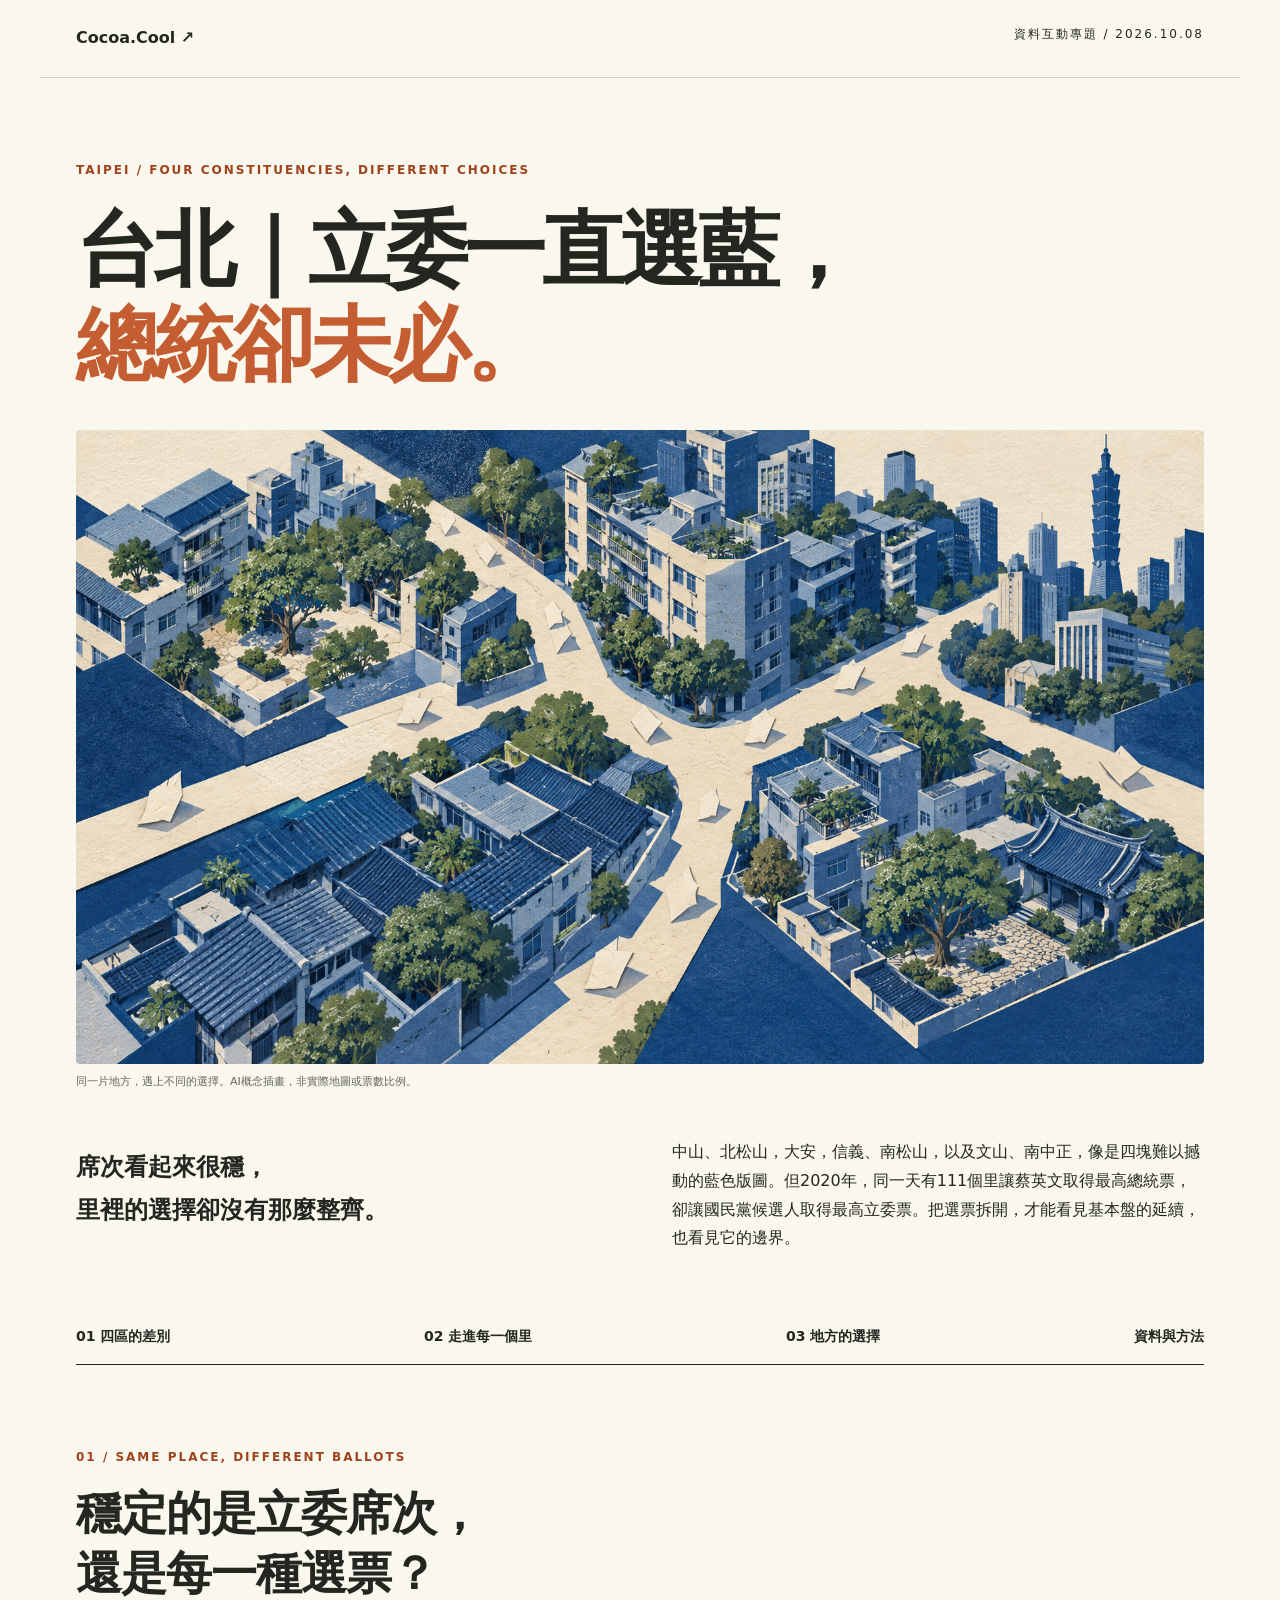
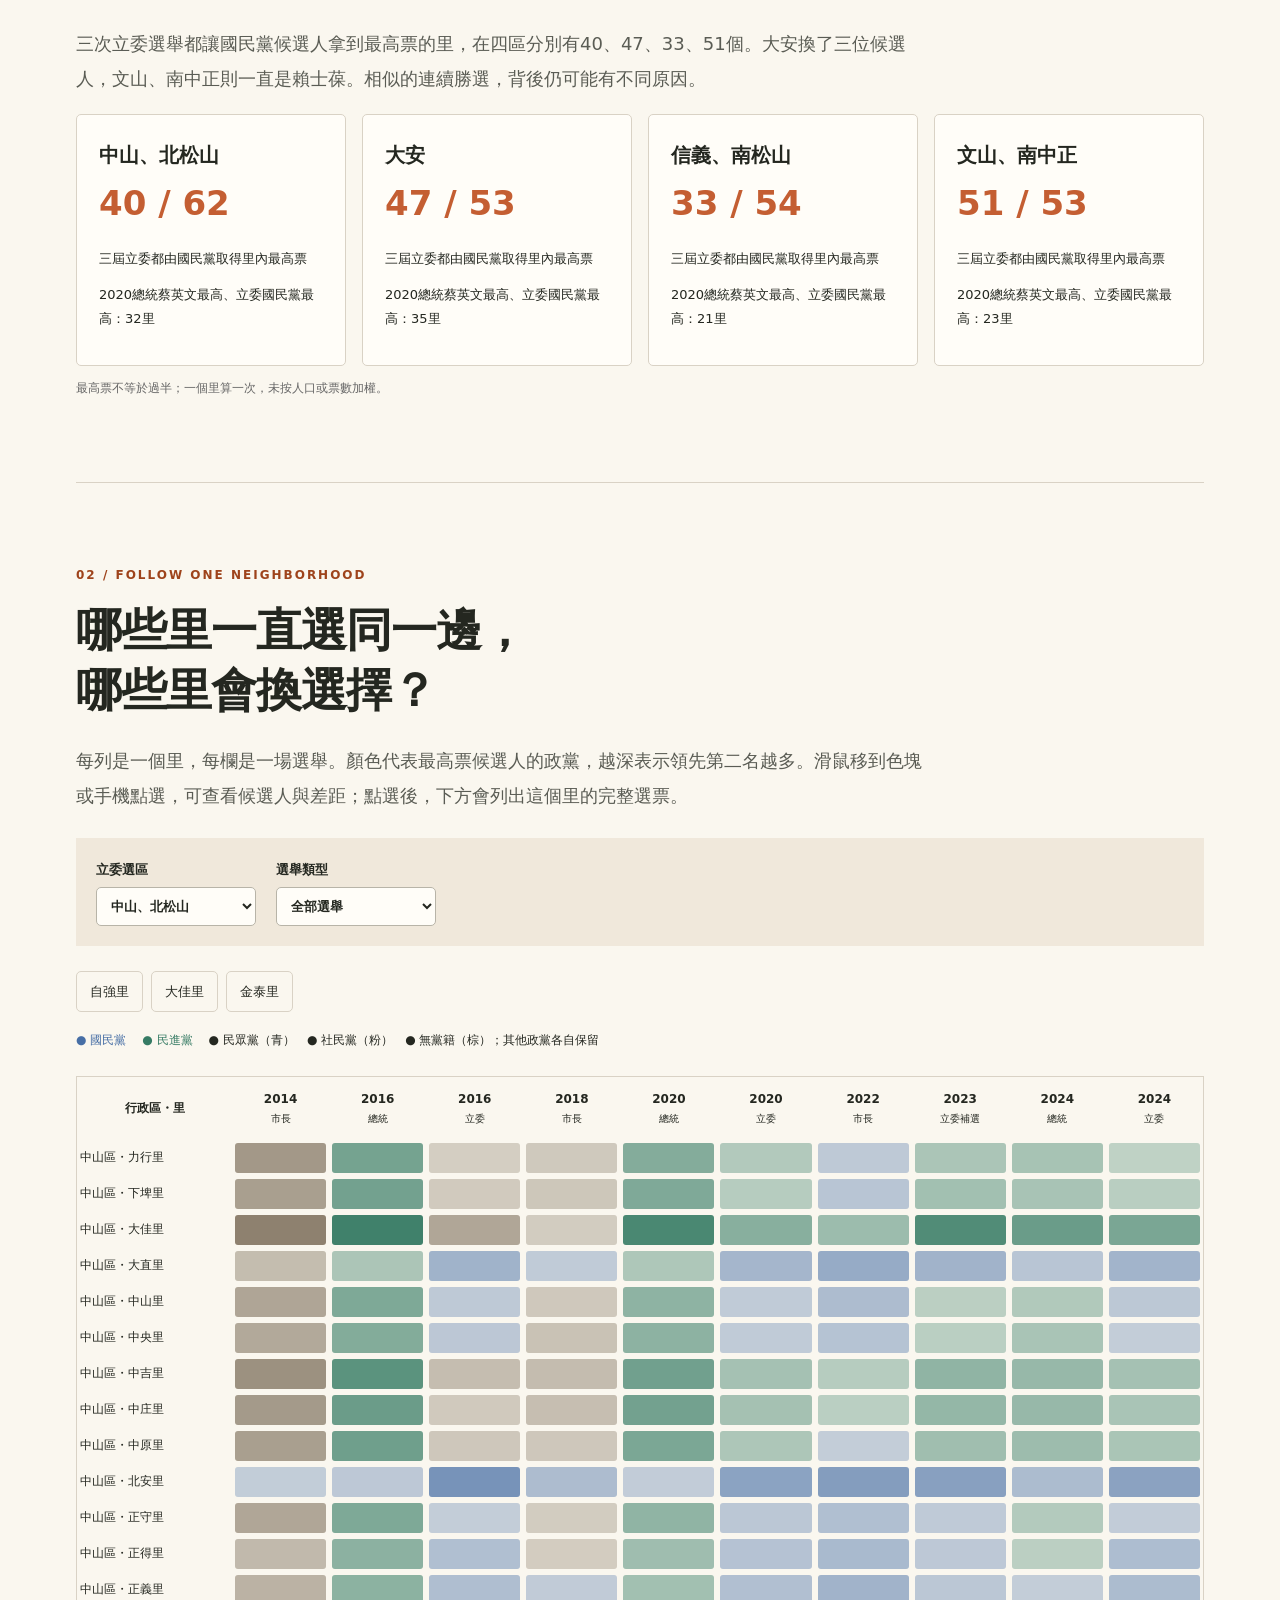
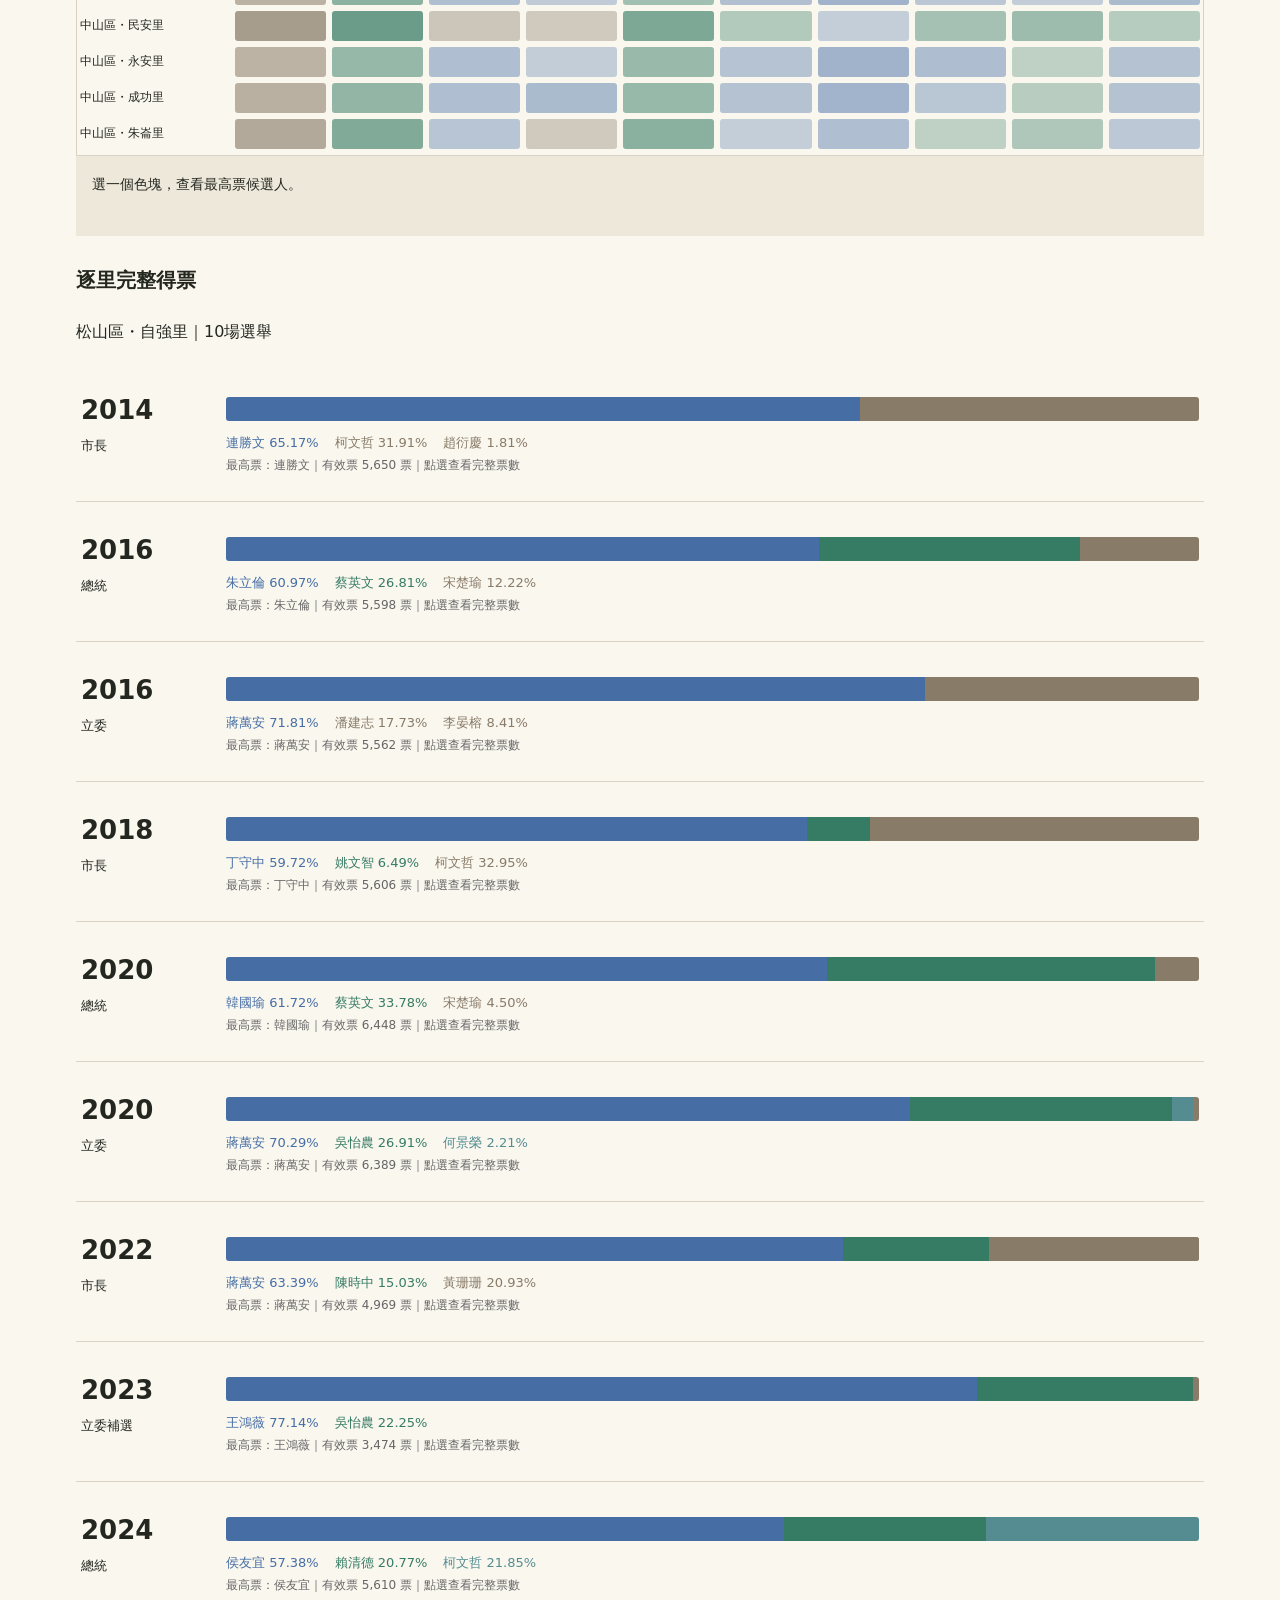
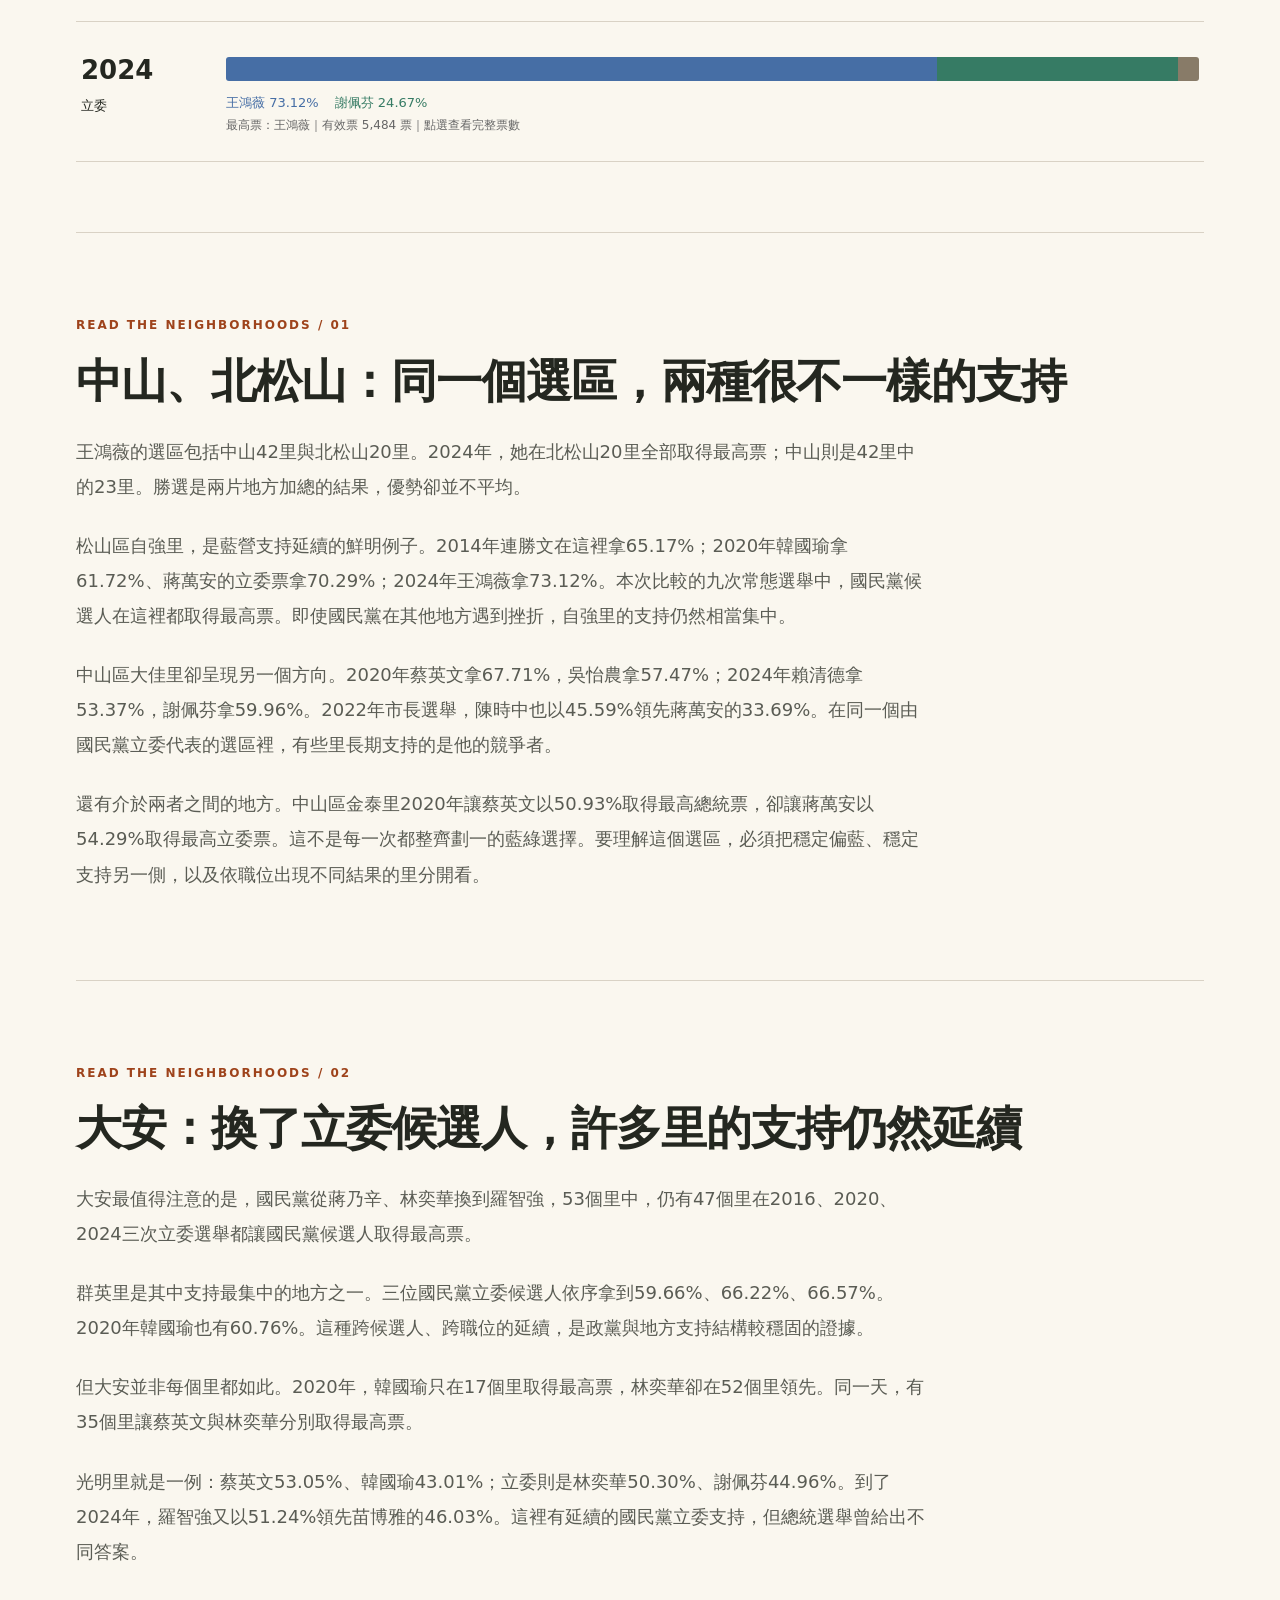
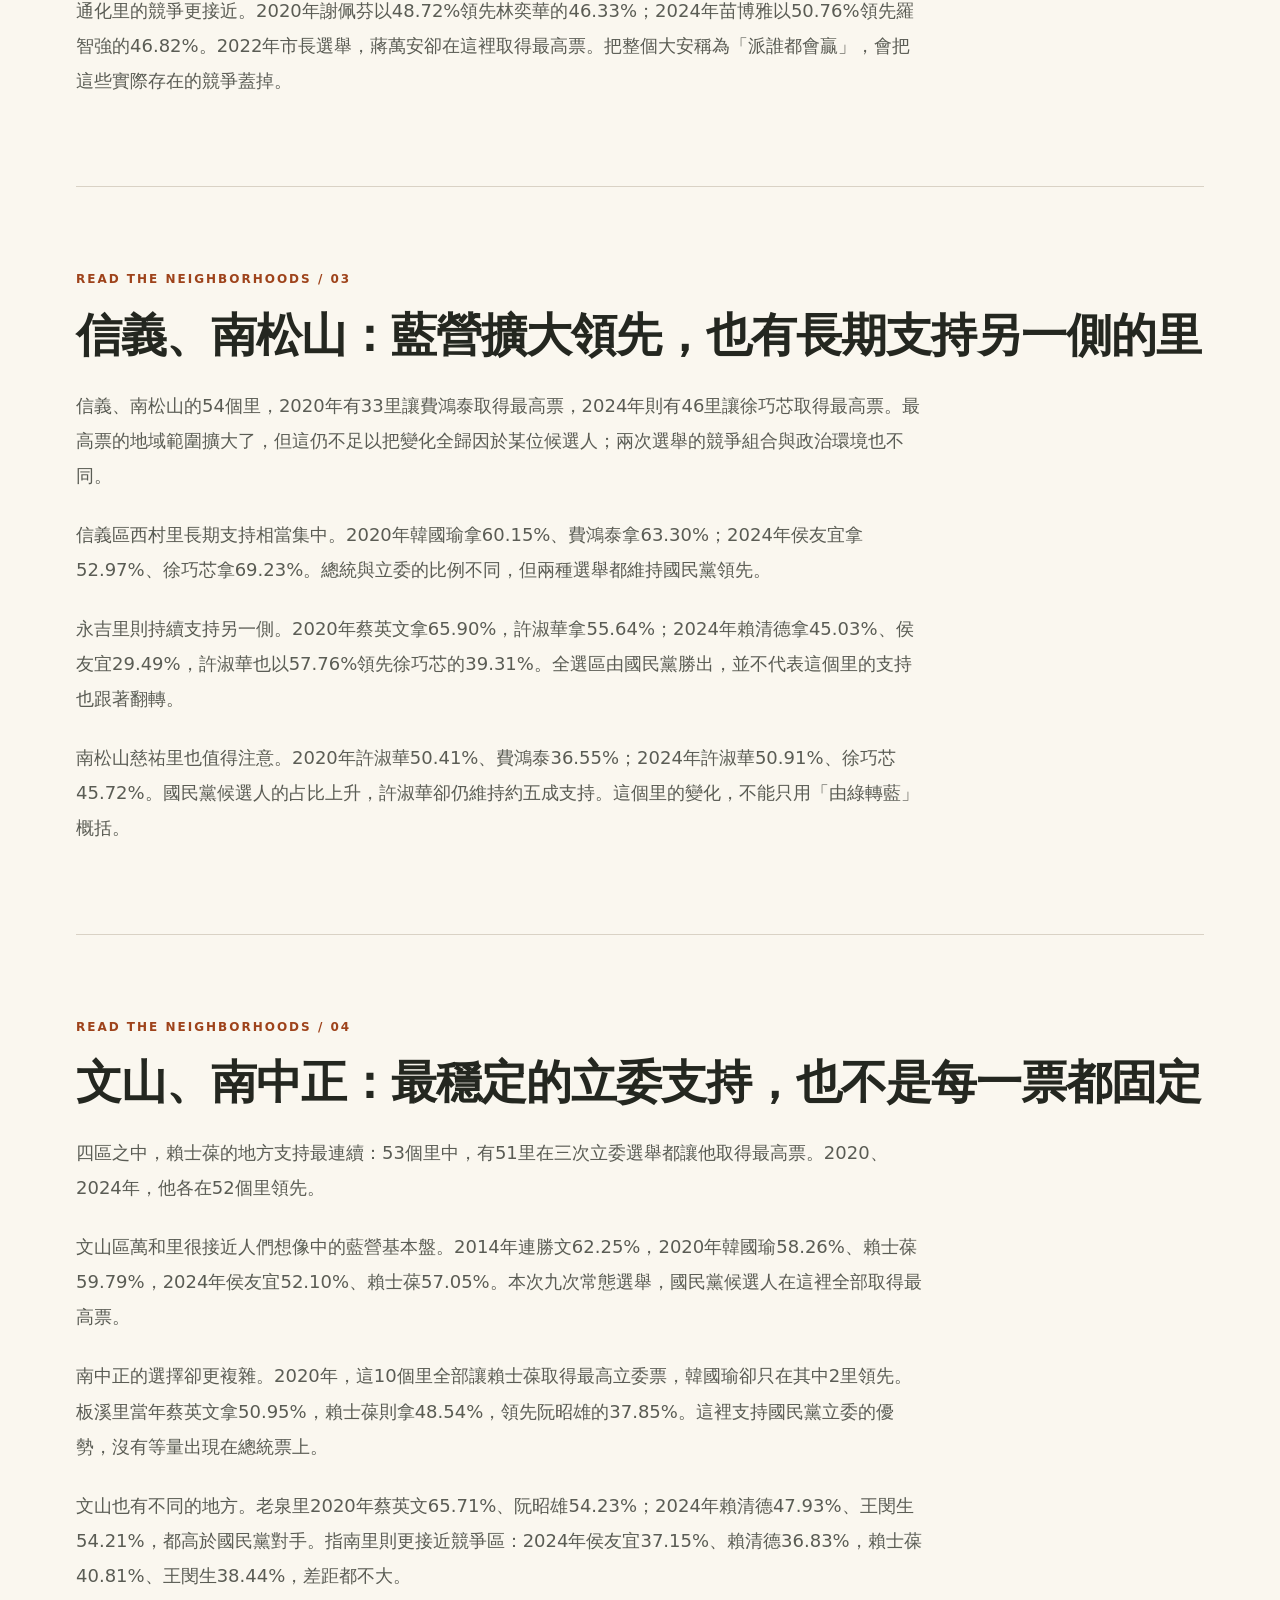
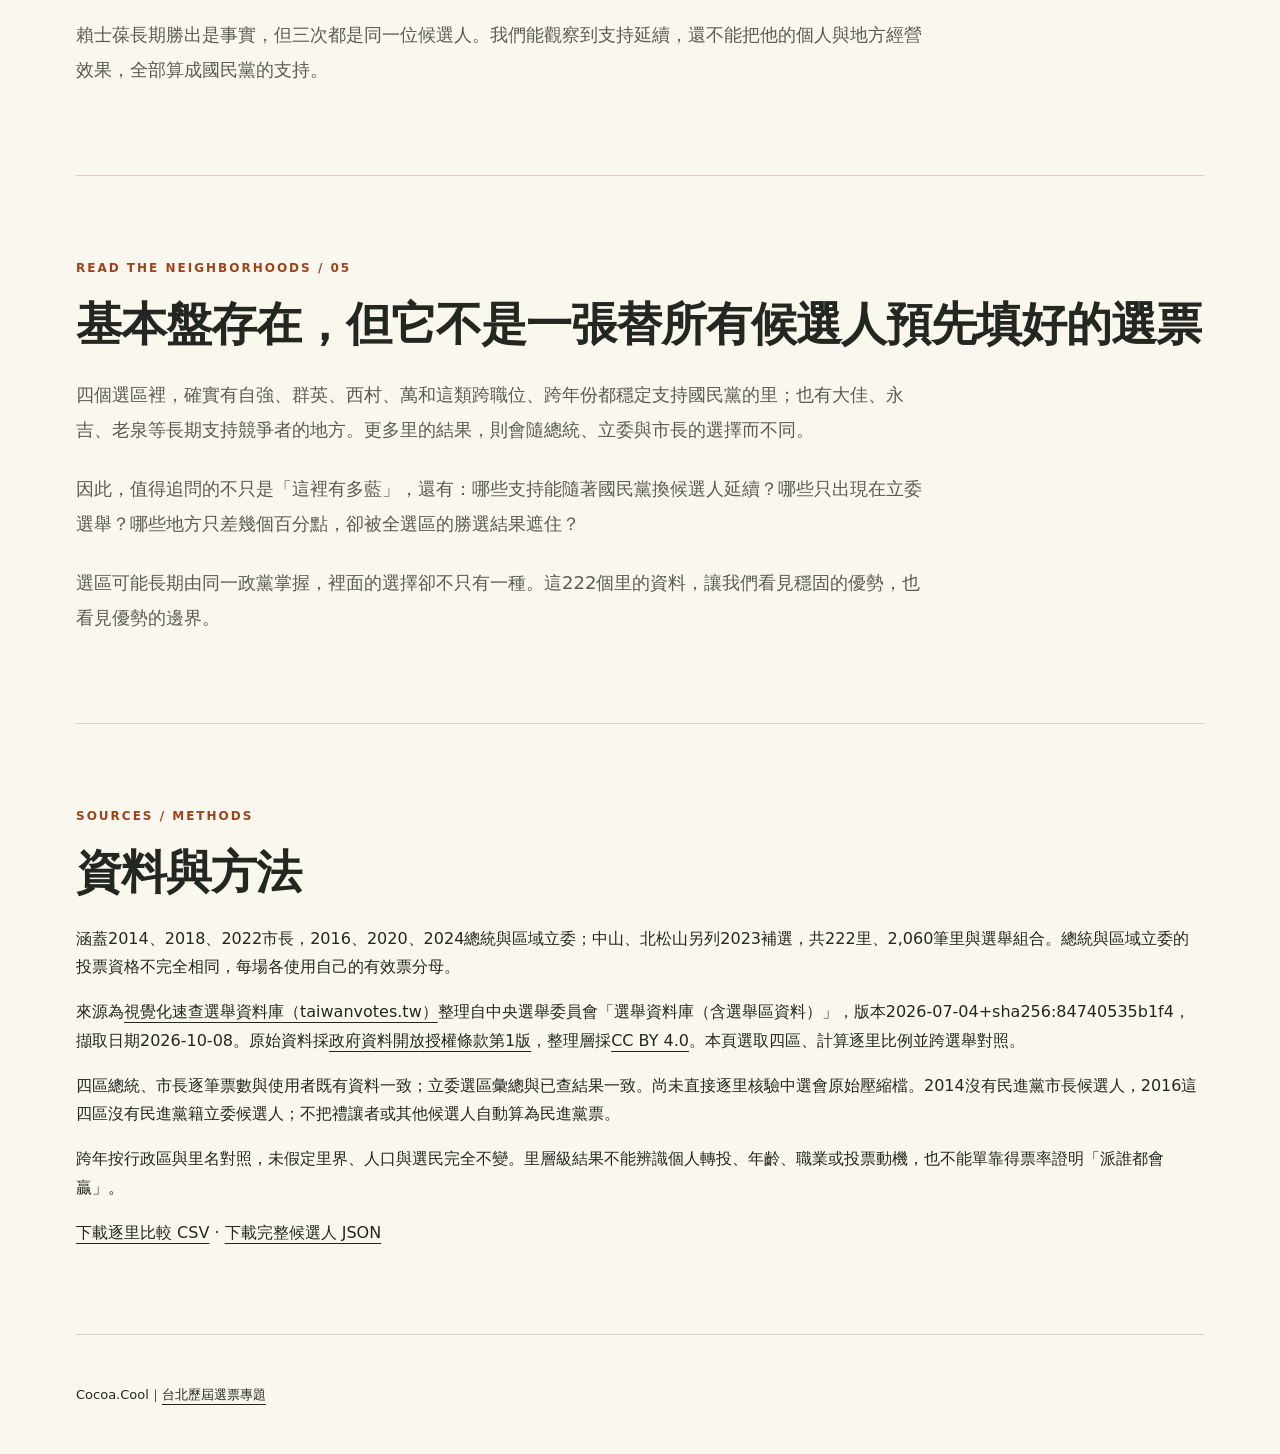
<file: taipei-four-constituencies.html>
<!doctype html><html lang="zh-Hant"><head><meta charset="utf-8"><meta name="viewport" content="width=device-width,initial-scale=1"><title>台北｜立委一直選藍，總統卻未必｜Cocoa.Cool</title><meta name="description" content="拆開台北四個立委選區、222個里的選票，對照2014–2024年總統、立委與市長選舉，看見政黨基本盤的延續與邊界。"><link rel="canonical" href="https://www.thecocoa.cool/taipei-four-constituencies.html"><meta property="og:type" content="article"><meta property="og:title" content="台北｜立委一直選藍，總統卻未必"><meta property="og:description" content="拆開台北四個立委選區、222個里的選票，對照2014–2024年總統、立委與市長選舉，看見政黨基本盤的延續與邊界。"><meta property="og:image" content="https://www.thecocoa.cool/assets/taipei-four-constituencies-cover.png"><meta name="twitter:card" content="summary_large_image"><link rel="stylesheet" href="taipei-four-constituencies.css?v=9853f6275e"><script src="analytics.js" defer></script><script src="taipei-four-constituencies.js?v=881bfd6449" defer></script><meta name="robots" content="index,follow"><meta property="og:locale" content="zh_TW"><meta property="og:site_name" content="Cocoa.Cool"><meta property="og:url" content="https://www.thecocoa.cool/taipei-four-constituencies.html"><meta property="og:image:width" content="1672"><meta property="og:image:height" content="941"><meta property="og:image:alt" content="藍色紙雕街區與交錯巷道，呈現台北不同地方的選擇"><meta name="twitter:title" content="台北｜立委一直選藍，總統卻未必｜Cocoa.Cool"><meta name="twitter:description" content="拆開台北四個立委選區、222個里的選票，對照2014–2024年總統、立委與市長選舉，看見政黨基本盤的延續與邊界。"><meta name="twitter:image" content="https://www.thecocoa.cool/assets/taipei-four-constituencies-cover.png"><script type="application/ld+json">{"@context": "https://schema.org", "@type": "Article", "headline": "台北｜立委一直選藍，總統卻未必", "description": "拆開台北四個立委選區、222個里的選票，對照2014–2024年總統、立委與市長選舉，看見政黨基本盤的延續與邊界。", "url": "https://www.thecocoa.cool/taipei-four-constituencies.html", "mainEntityOfPage": "https://www.thecocoa.cool/taipei-four-constituencies.html", "image": "https://www.thecocoa.cool/assets/taipei-four-constituencies-cover.png", "inLanguage": "zh-Hant-TW", "datePublished": "2026-10-08", "dateModified": "2026-10-08", "publisher": {"@type": "Organization", "name": "Cocoa.Cool", "url": "https://www.thecocoa.cool/"}}</script></head><body><nav><a href="index.html">Cocoa.Cool ↗</a><span>資料互動專題 / 2026.10.08</span></nav><main><header class="hero"><p class="eyebrow">TAIPEI / FOUR CONSTITUENCIES, DIFFERENT CHOICES</p><h1>台北｜立委一直選藍，<br><span>總統卻未必。</span></h1><figure class="electorate-cover"><img src="assets/taipei-four-constituencies-cover.png?v=3" width="1672" height="941" alt="藍色紙雕街區與交錯巷道，呈現台北不同地方的選擇"><figcaption>同一片地方，遇上不同的選擇。AI概念插畫，非實際地圖或票數比例。</figcaption></figure><div class="intro"><p>席次看起來很穩，<br>里裡的選擇卻沒有那麼整齊。</p><p>中山、北松山，大安，信義、南松山，以及文山、南中正，像是四塊難以撼動的藍色版圖。但2020年，同一天有111個里讓蔡英文取得最高總統票，卻讓國民黨候選人取得最高立委票。把選票拆開，才能看見基本盤的延續，也看見它的邊界。</p></div></header><div class="chapter-nav"><a href="#overview">01 四區的差別</a><a href="#explorer">02 走進每一個里</a><a href="#essay-1">03 地方的選擇</a><a href="#sources">資料與方法</a></div><section id="overview"><p class="eyebrow">01 / SAME PLACE, DIFFERENT BALLOTS</p><h2>穩定的是立委席次，<br>還是每一種選票？</h2><p class="lead">三次立委選舉都讓國民黨候選人拿到最高票的里，在四區分別有40、47、33、51個。大安換了三位候選人，文山、南中正則一直是賴士葆。相似的連續勝選，背後仍可能有不同原因。</p><div id="seat-cards" class="seat-cards"></div><p class="caption">最高票不等於過半；一個里算一次，未按人口或票數加權。</p></section><section id="explorer"><p class="eyebrow">02 / FOLLOW ONE NEIGHBORHOOD</p><h2>哪些里一直選同一邊，<br>哪些里會換選擇？</h2><p class="lead">每列是一個里，每欄是一場選舉。顏色代表最高票候選人的政黨，越深表示領先第二名越多。滑鼠移到色塊或手機點選，可查看候選人與差距；點選後，下方會列出這個里的完整選票。</p><div class="controls"><label>立委選區<select id="seat"><option value="3">中山、北松山</option><option value="6">大安</option><option value="7">信義、南松山</option><option value="8">文山、南中正</option></select></label><label>選舉類型<select id="type"><option value="all">全部選舉</option><option>總統</option><option>立委</option><option>市長</option></select></label></div><div class="examples" id="examples"></div><p class="legend"><span class="kmt">● 國民黨</span><span class="dpp">● 民進黨</span><span>● 民眾黨（青）　● 社民黨（粉）　● 無黨籍（棕）；其他政黨各自保留</span></p><div class="matrix-scroll"><table id="matrix" aria-label="各里歷屆最高票候選人比較"></table></div><div id="matrix-info" role="status" class="matrix-info">選一個色塊，查看最高票候選人。</div><h3 id="village-detail-title">逐里完整得票</h3><p id="status" role="status">正在載入222里的資料…</p><div id="history"></div></section><section id="essay-1"><p class="eyebrow">READ THE NEIGHBORHOODS / 01</p><h2>中山、北松山：同一個選區，兩種很不一樣的支持</h2><p class="lead">王鴻薇的選區包括中山42里與北松山20里。2024年，她在北松山20里全部取得最高票；中山則是42里中的23里。勝選是兩片地方加總的結果，優勢卻並不平均。</p><p class="lead">松山區自強里，是藍營支持延續的鮮明例子。2014年連勝文在這裡拿65.17%；2020年韓國瑜拿61.72%、蔣萬安的立委票拿70.29%；2024年王鴻薇拿73.12%。本次比較的九次常態選舉中，國民黨候選人在這裡都取得最高票。即使國民黨在其他地方遇到挫折，自強里的支持仍然相當集中。</p><p class="lead">中山區大佳里卻呈現另一個方向。2020年蔡英文拿67.71%，吳怡農拿57.47%；2024年賴清德拿53.37%，謝佩芬拿59.96%。2022年市長選舉，陳時中也以45.59%領先蔣萬安的33.69%。在同一個由國民黨立委代表的選區裡，有些里長期支持的是他的競爭者。</p><p class="lead">還有介於兩者之間的地方。中山區金泰里2020年讓蔡英文以50.93%取得最高總統票，卻讓蔣萬安以54.29%取得最高立委票。這不是每一次都整齊劃一的藍綠選擇。要理解這個選區，必須把穩定偏藍、穩定支持另一側，以及依職位出現不同結果的里分開看。</p></section><section id="essay-2"><p class="eyebrow">READ THE NEIGHBORHOODS / 02</p><h2>大安：換了立委候選人，許多里的支持仍然延續</h2><p class="lead">大安最值得注意的是，國民黨從蔣乃辛、林奕華換到羅智強，53個里中，仍有47個里在2016、2020、2024三次立委選舉都讓國民黨候選人取得最高票。</p><p class="lead">群英里是其中支持最集中的地方之一。三位國民黨立委候選人依序拿到59.66%、66.22%、66.57%。2020年韓國瑜也有60.76%。這種跨候選人、跨職位的延續，是政黨與地方支持結構較穩固的證據。</p><p class="lead">但大安並非每個里都如此。2020年，韓國瑜只在17個里取得最高票，林奕華卻在52個里領先。同一天，有35個里讓蔡英文與林奕華分別取得最高票。</p><p class="lead">光明里就是一例：蔡英文53.05%、韓國瑜43.01%；立委則是林奕華50.30%、謝佩芬44.96%。到了2024年，羅智強又以51.24%領先苗博雅的46.03%。這裡有延續的國民黨立委支持，但總統選舉曾給出不同答案。</p><p class="lead">通化里的競爭更接近。2020年謝佩芬以48.72%領先林奕華的46.33%；2024年苗博雅以50.76%領先羅智強的46.82%。2022年市長選舉，蔣萬安卻在這裡取得最高票。把整個大安稱為「派誰都會贏」，會把這些實際存在的競爭蓋掉。</p></section><section id="essay-3"><p class="eyebrow">READ THE NEIGHBORHOODS / 03</p><h2>信義、南松山：藍營擴大領先，也有長期支持另一側的里</h2><p class="lead">信義、南松山的54個里，2020年有33里讓費鴻泰取得最高票，2024年則有46里讓徐巧芯取得最高票。最高票的地域範圍擴大了，但這仍不足以把變化全歸因於某位候選人；兩次選舉的競爭組合與政治環境也不同。</p><p class="lead">信義區西村里長期支持相當集中。2020年韓國瑜拿60.15%、費鴻泰拿63.30%；2024年侯友宜拿52.97%、徐巧芯拿69.23%。總統與立委的比例不同，但兩種選舉都維持國民黨領先。</p><p class="lead">永吉里則持續支持另一側。2020年蔡英文拿65.90%，許淑華拿55.64%；2024年賴清德拿45.03%、侯友宜29.49%，許淑華也以57.76%領先徐巧芯的39.31%。全選區由國民黨勝出，並不代表這個里的支持也跟著翻轉。</p><p class="lead">南松山慈祐里也值得注意。2020年許淑華50.41%、費鴻泰36.55%；2024年許淑華50.91%、徐巧芯45.72%。國民黨候選人的占比上升，許淑華卻仍維持約五成支持。這個里的變化，不能只用「由綠轉藍」概括。</p></section><section id="essay-4"><p class="eyebrow">READ THE NEIGHBORHOODS / 04</p><h2>文山、南中正：最穩定的立委支持，也不是每一票都固定</h2><p class="lead">四區之中，賴士葆的地方支持最連續：53個里中，有51里在三次立委選舉都讓他取得最高票。2020、2024年，他各在52個里領先。</p><p class="lead">文山區萬和里很接近人們想像中的藍營基本盤。2014年連勝文62.25%，2020年韓國瑜58.26%、賴士葆59.79%，2024年侯友宜52.10%、賴士葆57.05%。本次九次常態選舉，國民黨候選人在這裡全部取得最高票。</p><p class="lead">南中正的選擇卻更複雜。2020年，這10個里全部讓賴士葆取得最高立委票，韓國瑜卻只在其中2里領先。板溪里當年蔡英文拿50.95%，賴士葆則拿48.54%，領先阮昭雄的37.85%。這裡支持國民黨立委的優勢，沒有等量出現在總統票上。</p><p class="lead">文山也有不同的地方。老泉里2020年蔡英文65.71%、阮昭雄54.23%；2024年賴清德47.93%、王閔生54.21%，都高於國民黨對手。指南里則更接近競爭區：2024年侯友宜37.15%、賴清德36.83%，賴士葆40.81%、王閔生38.44%，差距都不大。</p><p class="lead">賴士葆長期勝出是事實，但三次都是同一位候選人。我們能觀察到支持延續，還不能把他的個人與地方經營效果，全部算成國民黨的支持。</p></section><section id="essay-5"><p class="eyebrow">READ THE NEIGHBORHOODS / 05</p><h2>基本盤存在，但它不是一張替所有候選人預先填好的選票</h2><p class="lead">四個選區裡，確實有自強、群英、西村、萬和這類跨職位、跨年份都穩定支持國民黨的里；也有大佳、永吉、老泉等長期支持競爭者的地方。更多里的結果，則會隨總統、立委與市長的選擇而不同。</p><p class="lead">因此，值得追問的不只是「這裡有多藍」，還有：哪些支持能隨著國民黨換候選人延續？哪些只出現在立委選舉？哪些地方只差幾個百分點，卻被全選區的勝選結果遮住？</p><p class="lead">選區可能長期由同一政黨掌握，裡面的選擇卻不只有一種。這222個里的資料，讓我們看見穩固的優勢，也看見優勢的邊界。</p></section><section id="sources"><p class="eyebrow">SOURCES / METHODS</p><h2>資料與方法</h2><p>涵蓋2014、2018、2022市長，2016、2020、2024總統與區域立委；中山、北松山另列2023補選，共222里、2,060筆里與選舉組合。總統與區域立委的投票資格不完全相同，每場各使用自己的有效票分母。</p><p>來源為<a href="https://taiwanvotes.tw/download/">視覺化速查選舉資料庫（taiwanvotes.tw）</a>整理自中央選舉委員會「選舉資料庫（含選舉區資料）」，版本2026-07-04+sha256:84740535b1f4，擷取日期2026-10-08。原始資料採<a href="https://data.gov.tw/license">政府資料開放授權條款第1版</a>，整理層採<a href="https://creativecommons.org/licenses/by/4.0/">CC BY 4.0</a>。本頁選取四區、計算逐里比例並跨選舉對照。</p><p>四區總統、市長逐筆票數與使用者既有資料一致；立委選區彙總與已查結果一致。尚未直接逐里核驗中選會原始壓縮檔。2014沒有民進黨市長候選人，2016這四區沒有民進黨籍立委候選人；不把禮讓者或其他候選人自動算為民進黨票。</p><p>跨年按行政區與里名對照，未假定里界、人口與選民完全不變。里層級結果不能辨識個人轉投、年齡、職業或投票動機，也不能單靠得票率證明「派誰都會贏」。</p><p><a href="research/taipei-legislative-base/village-comparison.csv">下載逐里比較 CSV</a> · <a href="data/taipei-four-constituencies.json">下載完整候選人 JSON</a></p></section></main><footer><p>Cocoa.Cool｜<a href="taipei-electorate.html">台北歷屆選票專題</a></p></footer></body></html>
</file>
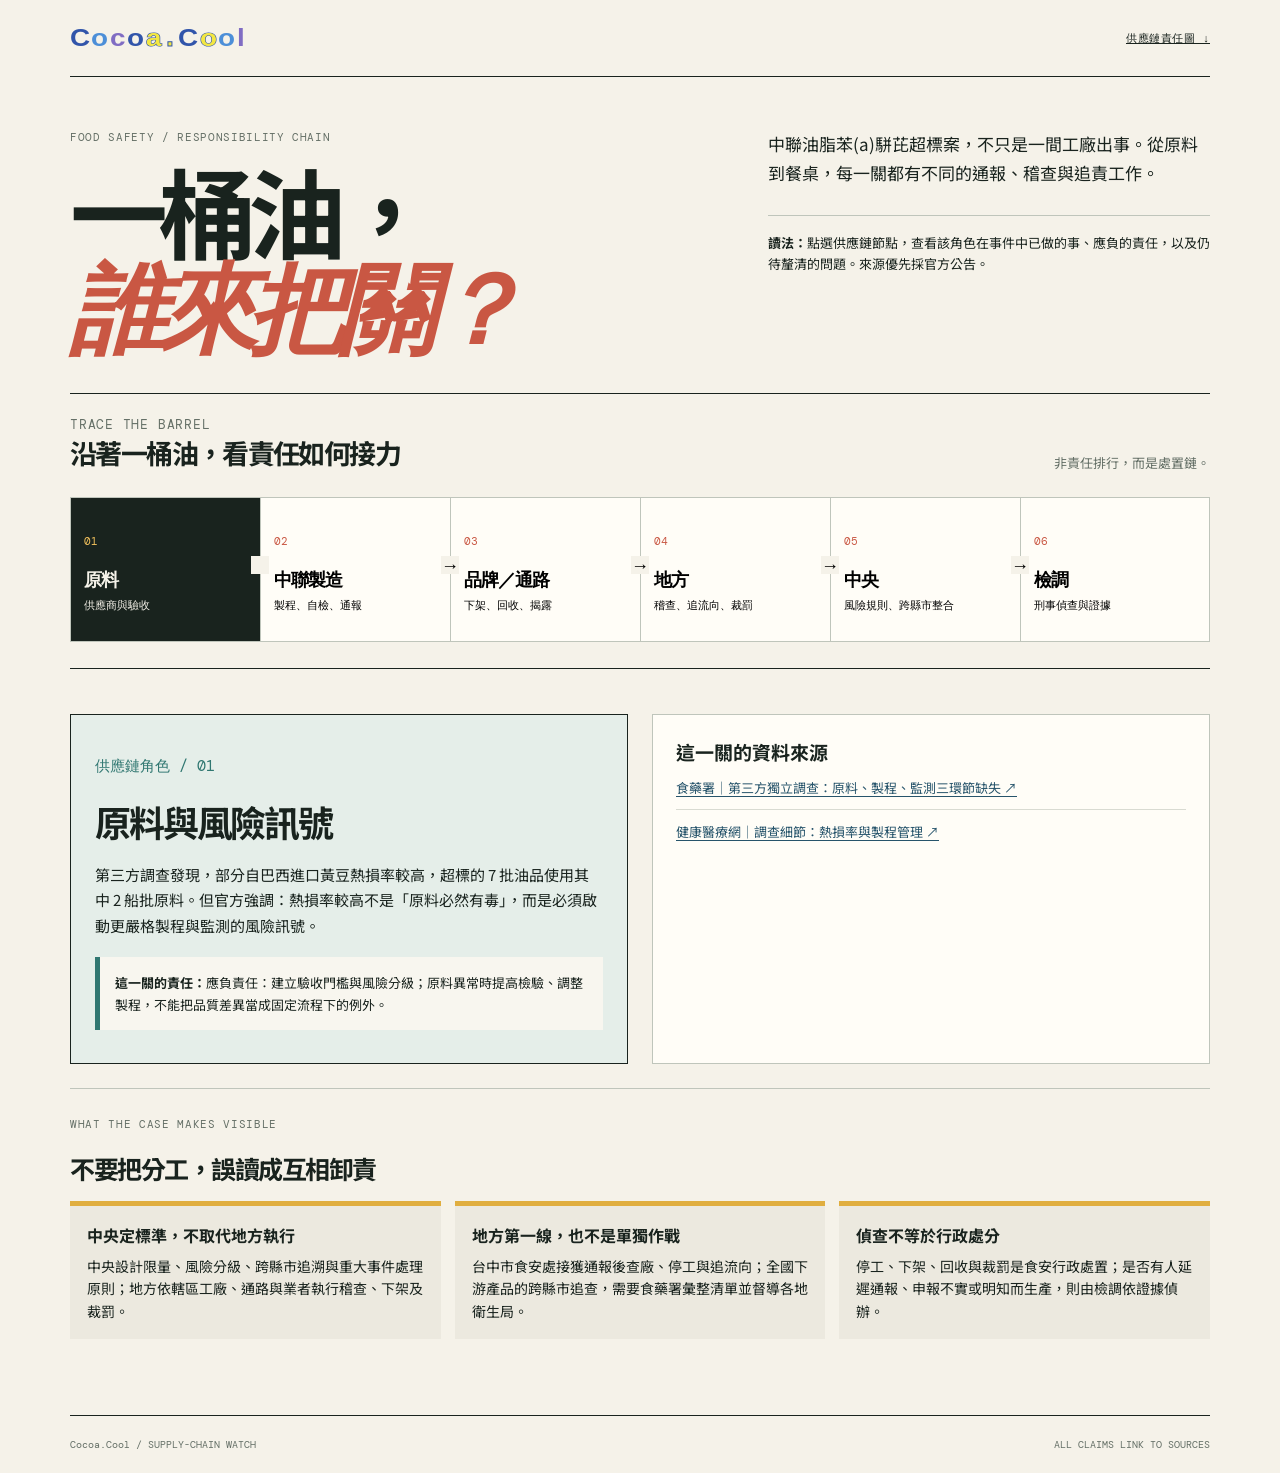
<file: toxic-oil-supply-chain.html>
<!doctype html><html lang="zh-Hant"><head><meta charset="UTF-8"><meta name="viewport" content="width=device-width,initial-scale=1.0"><title>一桶油，誰來把關？｜Cocoa.Cool</title><link rel="preconnect" href="https://fonts.googleapis.com"><link rel="preconnect" href="https://fonts.gstatic.com" crossorigin><link href="https://fonts.googleapis.com/css2?family=DM+Mono:wght@400;500&family=Noto+Sans+TC:wght@400;500;700;800&family=Playfair+Display:ital,wght@0,700;1,700&display=swap" rel="stylesheet"><style>:root{--ink:#19231e;--paper:#f5f2e9;--line:#bfc5bb;--coral:#c95743;--teal:#307771;--yellow:#e0ae3f;--muted:#657067}*{box-sizing:border-box}body{margin:0;background:var(--paper);color:var(--ink);font-family:"Noto Sans TC",sans-serif}.wrap{width:min(1140px,calc(100% - 40px));margin:auto}a{color:inherit}.nav{height:76px;display:flex;align-items:center;justify-content:space-between;font:11px "DM Mono",monospace;letter-spacing:.05em}.logo{font-size:20px;text-decoration:none;letter-spacing:-1px}.logo b{display:inline-grid;place-items:center;width:26px;height:26px;background:var(--ink);color:#d5ed69;border-radius:50%;margin-right:3px}.hero{border-top:1px solid var(--ink);padding:53px 0 43px;display:grid;grid-template-columns:1.2fr .8fr;gap:35px}.eyebrow,.meta{font:11px "DM Mono",monospace;letter-spacing:.06em}.eyebrow{color:var(--muted);margin:0 0 19px}.hero h1{margin:0;font-size:clamp(53px,7.8vw,98px);line-height:.94;letter-spacing:-.09em}.hero em{font-family:"Playfair Display",serif;color:var(--coral)}.dek{align-self:end;margin:0;font-size:17px;line-height:1.7}.guide{border-top:1px solid var(--line);padding:16px 0 0;margin:27px 0 0;font-size:13px;line-height:1.65}.flow{border-top:1px solid var(--ink);border-bottom:1px solid var(--ink);padding:22px 0 26px}.flow-head{display:flex;justify-content:space-between;align-items:end}.flow h2,.detail h2{margin:0;font-size:27px;letter-spacing:-.06em}.flow p{margin:0;color:var(--muted);font-size:13px}.stages{display:grid;grid-template-columns:repeat(6,1fr);gap:0;margin-top:25px}.stage{position:relative;min-height:145px;padding:17px 13px 10px;border:1px solid var(--line);border-right:0;background:#fffdf7;text-align:left;cursor:pointer}.stage:last-child{border-right:1px solid var(--line)}.stage:after{content:'→';position:absolute;right:-9px;top:58px;z-index:2;width:18px;height:18px;display:grid;place-items:center;background:var(--paper);font-size:18px}.stage:last-child:after{display:none}.stage.active{background:var(--ink);color:var(--paper)}.stage .num{color:var(--coral);font:11px "DM Mono",monospace}.stage.active .num{color:#f3c25d}.stage strong{display:block;margin-top:20px;font-size:18px;letter-spacing:-.06em}.stage small{display:block;margin-top:6px;font-size:11px;line-height:1.45}.detail{padding:45px 0 76px;display:grid;grid-template-columns:1fr 1fr;gap:24px}.detail-card{min-height:350px;border:1px solid var(--ink);padding:24px;background:#e5eee9}.detail-card h2{font-size:36px;margin:12px 0}.badge{font:11px "DM Mono",monospace;color:var(--teal)}.detail-card p{font-size:15px;line-height:1.7}.responsibility{margin-top:19px;padding:15px;background:#f8f6ef;border-left:5px solid var(--teal);font-size:13px;line-height:1.65}.source-list{background:#fffdf7;border:1px solid var(--line);padding:23px}.source-list h3{margin:0 0 13px;font-size:19px}.source-list a{display:block;margin:12px 0;padding-bottom:11px;border-bottom:1px solid #d9dbd2;color:#27546b;font-size:13px;line-height:1.5;text-underline-offset:3px}.source-list a:last-child{border:0}.facts{grid-column:1/-1;border-top:1px solid var(--line);padding-top:28px}.facts h2{margin:0 0 15px;font-size:25px}.fact-grid{display:grid;grid-template-columns:repeat(3,1fr);gap:14px}.fact{padding:17px;background:#ece9df;border-top:5px solid var(--yellow);font-size:14px;line-height:1.6}.fact b{display:block;margin-bottom:6px;font-size:16px}.footer{border-top:1px solid var(--ink);padding:22px 0;display:flex;justify-content:space-between;color:var(--muted);font:10px "DM Mono",monospace}@media(max-width:760px){.wrap{width:min(100% - 28px,1140px)}.hero{display:block}.dek{margin-top:27px}.stages{grid-template-columns:repeat(2,1fr)}.stage{border-right:1px solid var(--line);border-bottom:0;min-height:115px}.stage:after{right:-9px;top:auto;bottom:-9px;transform:rotate(90deg)}.stage:nth-child(even):after{display:none}.stage:nth-child(5),.stage:nth-child(6){border-bottom:1px solid var(--line)}.detail{grid-template-columns:1fr;padding-top:32px}.facts{grid-column:auto}.fact-grid{grid-template-columns:1fr}.flow-head{display:block}.flow-head p{margin-top:10px}.hero h1{font-size:59px}}</style><link rel="stylesheet" href="logo.css"><script src="analytics.js" defer></script><script src="site-seo.js" defer></script></head><body><nav class="nav wrap"><a class="logo" href="index.html" aria-label="Cocoa.Cool 首頁"><span class="logo-cocoa"><i>C</i><i>o</i><i>c</i><i>o</i><i>a</i></span><span class="logo-dot">.</span><span class="logo-cool"><i>C</i><i>o</i><i>o</i><i>l</i></span></a><a href="#chain">供應鏈責任圖 ↓</a></nav><header class="hero wrap"><div><p class="eyebrow">FOOD SAFETY / RESPONSIBILITY CHAIN</p><h1>一桶油，<br><em>誰來把關？</em></h1></div><div><p class="dek">中聯油脂苯(a)駢芘超標案，不只是一間工廠出事。從原料到餐桌，每一關都有不同的通報、稽查與追責工作。</p><p class="guide"><b>讀法：</b>點選供應鏈節點，查看該角色在事件中已做的事、應負的責任，以及仍待釐清的問題。來源優先採官方公告。</p></div></header><section class="flow wrap" id="chain"><div class="flow-head"><div><p class="eyebrow">TRACE THE BARREL</p><h2>沿著一桶油，看責任如何接力</h2></div><p>非責任排行，而是處置鏈。</p></div><div class="stages"><button class="stage active" data-step="raw"><span class="num">01</span><strong>原料</strong><small>供應商與驗收</small></button><button class="stage" data-step="plant"><span class="num">02</span><strong>中聯製造</strong><small>製程、自檢、通報</small></button><button class="stage" data-step="brand"><span class="num">03</span><strong>品牌／通路</strong><small>下架、回收、揭露</small></button><button class="stage" data-step="local"><span class="num">04</span><strong>地方</strong><small>稽查、追流向、裁罰</small></button><button class="stage" data-step="central"><span class="num">05</span><strong>中央</strong><small>風險規則、跨縣市整合</small></button><button class="stage" data-step="justice"><span class="num">06</span><strong>檢調</strong><small>刑事偵查與證據</small></button></div></section><main class="detail wrap"><section class="detail-card"><p class="badge" id="role">供應鏈角色 / 01</p><h2 id="title">原料與風險訊號</h2><p id="copy">調查指向部分高熱損率黃豆原料與超標油品有關聯；但「原料風險」不等於原料本身必然不合格。關鍵是業者是否依風險調整製程與檢驗。</p><div class="responsibility" id="duty"><b>應負責任：</b>建立驗收門檻與風險分級；原料異常時提高檢驗、調整製程，不能把品質差異當成固定流程下的例外。</div></section><aside class="source-list"><h3>這一關的資料來源</h3><div id="sources"></div></aside><section class="facts"><p class="eyebrow">WHAT THE CASE MAKES VISIBLE</p><h2>不要把分工，誤讀成互相卸責</h2><div class="fact-grid"><article class="fact"><b>中央定標準，不取代地方執行</b>中央設計限量、風險分級、跨縣市追溯與重大事件處理原則；地方依轄區工廠、通路與業者執行稽查、下架及裁罰。</article><article class="fact"><b>地方第一線，也不是單獨作戰</b>台中市食安處接獲通報後查廠、停工與追流向；全國下游產品的跨縣市追查，需要食藥署彙整清單並督導各地衛生局。</article><article class="fact"><b>偵查不等於行政處分</b>停工、下架、回收與裁罰是食安行政處置；是否有人延遲通報、申報不實或明知而生產，則由檢調依證據偵辦。</article></div></section></main><footer class="footer wrap"><span>Cocoa.Cool / SUPPLY-CHAIN WATCH</span><span>ALL CLAIMS LINK TO SOURCES</span></footer><script>const data={raw:{role:'供應鏈角色 / 01',title:'原料與風險訊號',copy:'第三方調查發現，部分自巴西進口黃豆熱損率較高，超標的 7 批油品使用其中 2 船批原料。但官方強調：熱損率較高不是「原料必然有毒」，而是必須啟動更嚴格製程與監測的風險訊號。',duty:'應負責任：建立驗收門檻與風險分級；原料異常時提高檢驗、調整製程，不能把品質差異當成固定流程下的例外。',sources:[['食藥署｜第三方獨立調查：原料、製程、監測三環節缺失','https://www.fda.gov.tw/tc/newsContent.aspx?cid=4&id=t634544'],['健康醫療網｜調查細節：熱損率與製程管理','https://www.healthnews.com.tw/article/69246/']]},plant:{role:'供應鏈角色 / 02',title:'中聯製造：先通報，仍要把風險攔下',copy:'中聯於 6 月 30 日通報大豆沙拉油超標。官方後續調查認定，高風險原料管理、製程管控與檢驗監測同時有缺失；並未發現設備是直接生成苯(a)駢芘的唯一證據。',duty:'應負責任：自主檢驗異常後立即通報、停止風險產品製造與出貨、保存完整批次與流向資料；後續是否有延遲或不實申報，屬偵查與行政追責範圍。',sources:[['食藥署｜接獲通報、下架回收與流向查核','https://www.fda.gov.tw/TC/newsContent.aspx?cid=4&id=t634379'],['食藥署｜第三方調查與改善／修法方向','https://www.fda.gov.tw/tc/newsContent.aspx?cid=4&id=t634544']]},brand:{role:'供應鏈角色 / 03',title:'品牌與通路：把產品從貨架撤下',copy:'使用中聯油品的品牌與下游業者，須依批號確認產品、停止販售、回收並提供流向資料。預防性下架不代表每一件產品都已驗出超標；它是風險尚未釐清時，防止產品繼續流通的措施。',duty:'應負責任：取得、保留並回報批號與流向；完成下架回收，向消費者揭露；若自主檢驗發現異常，依法及時通報所在地主管機關。',sources:[['食藥署｜下游 257 家資訊、分層風險與下架原則','https://www.fda.gov.tw/tc/newsContent.aspx?cid=4&id=t634418'],['食藥署｜7 月 4 日擴大預防性下架規則','https://www.fda.gov.tw/TC/newsContent.aspx?cid=4&id=31594']]},local:{role:'行政角色 / 04',title:'地方衛生局：查廠、查流向、查貨架',copy:'台中市食安處接獲通報後，與食藥署聯合稽查，命中聯停工、下架回收並追查流向；後續也逐批公布轄內下游名單與回收進度。其他縣市衛生局則依轄內通路與業者資料執行下架、追查及裁罰。',duty:'應負責任：對轄內工廠與業者稽查、命令下架／回收、確認末端停止使用、依法裁罰通報違規；跨縣市流向則要把資料回報並配合中央整合。',sources:[['台中市食安處｜6/30 獲報後全面流向稽查、7/1 停用下架','https://www.fda.gov.tw/tc/csmnewsContent.aspx?id=t634417&mid=267'],['台中市食安處｜未據實提供批號，移送檢方併案偵辦','https://www.fda.gov.tw/tc/csmnewsContent.aspx?id=t634505&mid=267'],['中央社｜台中市公布回收與市場端查核進度','https://www.cna.com.tw/news/ahel/202607110169.aspx']]},central:{role:'行政角色 / 05',title:'食藥署：訂風險規則、把各地資料串起來',copy:'食藥署接獲通報後，掌握批號與全國流向，督導地方衛生局追查；7 月 4 日召集專家會議，以科學證據與風險評估決定擴大預防性下架，並設專區每日更新資訊。',duty:'應負責任：訂定污染物限量與全國處置原則、整合跨縣市流向、公開受影響品項與風險資訊；重大事件中督導並協調地方執行，而不是取代地方日常稽查。',sources:[['食藥署｜中央地方應變、360 家業者與每日更新專區','https://www.fda.gov.tw/TC/newsContent.aspx?cid=4&id=t634424'],['食藥署｜7/4 專家會議與 20% 預防性下架規則','https://www.fda.gov.tw/TC/newsContent.aspx?cid=4&id=31594'],['食藥署｜10 項修法方向含地方風險導向查核','https://www.fda.gov.tw/TC/newsContent.aspx?cid=4&id=t634524']]},justice:{role:'追責角色 / 06',title:'檢調：查的是「有沒有違法」',copy:'行政單位可以先命令停工、下架與回收；檢調則依事證判斷是否涉及延遲通報、申報不實、隱匿或持續生產。偵查與羈押是程序進度，不等於定罪。',duty:'應負責任：保全證據、釐清知情時間與決策鏈、判斷是否涉食安法或其他犯罪。新聞中的指控與強制處分，須明確標示仍待法院審理。',sources:[['台中市食安處｜批號資料疑有不實，移送檢方','https://www.fda.gov.tw/tc/csmnewsContent.aspx?id=t634505&mid=267'],['鏡週刊｜泰山前後任總經理遭羈押禁見（偵查進度）','https://www.mirrormedia.mg/story/20260725-167inv-170310']]}};function render(k){const d=data[k];document.querySelector('#role').textContent=d.role;document.querySelector('#title').textContent=d.title;document.querySelector('#copy').textContent=d.copy;document.querySelector('#duty').innerHTML='<b>這一關的責任：</b>'+d.duty;document.querySelector('#sources').innerHTML=d.sources.map(s=>`<a href="${s[1]}" target="_blank" rel="noreferrer">${s[0]} ↗</a>`).join('')}document.querySelectorAll('.stage').forEach(b=>b.onclick=()=>{document.querySelectorAll('.stage').forEach(x=>x.classList.remove('active'));b.classList.add('active');render(b.dataset.step)});render('raw');</script></body></html>
</file>
<file: styles.css>
:root{--ink:#17243b;--paper:#f1f2f4;--line:#b9bec8;--muted:#5e6978;--cobalt:#3155aa;--sky:#82b2ed;--lilac:#b9aaee;--yellow:#f3e741}*{box-sizing:border-box}html{scroll-behavior:smooth}body{margin:0;background:var(--paper);color:var(--ink);font-family:"Noto Sans TC",sans-serif}a{color:inherit;text-decoration:none}.wrap{width:min(1180px,calc(100% - 48px));margin:auto}.nav{height:82px;display:flex;align-items:center;justify-content:space-between;border-bottom:1px solid var(--line);font:500 11px "DM Mono",monospace;letter-spacing:.06em}.logo{font-size:20px;letter-spacing:-1px}.logo span{display:inline-grid;place-items:center;width:27px;height:27px;margin-right:3px;border-radius:50%;background:var(--cobalt);color:var(--yellow)}.hero{padding:78px 0 68px;border-bottom:1px solid var(--ink)}.eyebrow,.section-label,.story-meta,.collection-count{font:500 11px "DM Mono",monospace;letter-spacing:.07em}.eyebrow{color:var(--muted);margin:0 0 24px}.hero h1{max-width:900px;margin:0;font-size:clamp(45px,7vw,94px);line-height:1;letter-spacing:-.085em}.hero>p:last-child{max-width:500px;margin:35px 0 0;color:var(--muted);font-size:16px;line-height:1.8}.stories{padding:74px 0 100px}.stories-head{display:flex;justify-content:space-between;align-items:end;margin-bottom:34px}.section-label{margin:0;color:var(--cobalt)}.stories h2{margin:12px 0 0;font-size:clamp(29px,4vw,49px);line-height:1.1;letter-spacing:-.065em}.collection-count{margin:0;color:var(--muted)}.story-grid{display:grid;grid-template-columns:repeat(2,minmax(0,1fr));gap:22px}.story-wide{grid-column:span 2}.story a{display:block;height:100%;background:#f9fafb;border:1px solid var(--line);transition:transform .18s,box-shadow .18s}.story a:hover{transform:translateY(-4px);box-shadow:7px 8px 0 var(--cobalt)}.art{position:relative;min-height:320px;padding:18px;overflow:hidden}.story-wide .art{min-height:350px}.issue{position:relative;z-index:2;display:inline-block;padding:6px 8px;background:rgba(249,250,251,.88);font:500 10px "DM Mono",monospace;letter-spacing:.05em}.art-title{position:absolute;z-index:2;bottom:18px;left:20px;margin:0;font-size:clamp(38px,5vw,65px);line-height:.94;letter-spacing:-.085em;font-weight:800}.story-copy{padding:16px 19px 20px}.story-meta{display:flex;justify-content:space-between;color:var(--muted);font-size:10px}.story h3{margin:12px 0 7px;font-size:27px;letter-spacing:-.055em;line-height:1.1}.story-copy>p{margin:0;color:var(--muted);font-size:14px;line-height:1.65}.oil .art{background:var(--yellow)}.barrel{position:absolute;right:15%;top:42px;width:128px;height:174px;border:4px solid var(--ink);border-radius:50%;background:var(--cobalt);transform:rotate(10deg)}.barrel:before,.barrel:after{content:"";position:absolute;left:-4px;right:-4px;border-top:4px solid var(--ink)}.barrel:before{top:38px}.barrel:after{bottom:38px}.barrel b{position:absolute;top:58px;left:27px;color:#fff;font:500 18px "DM Mono",monospace;line-height:1.1}.flowline{position:absolute;right:4%;bottom:24px;display:flex;gap:9px;font:500 10px "DM Mono",monospace}.flowline span{padding:4px 7px;border:1px solid var(--ink);background:#fffbd2}.appointments .art{background:var(--lilac)}.seats{position:absolute;right:8%;top:48px;display:flex;align-items:end;gap:13px}.seats i{position:relative;display:block;width:39px;height:112px;border:3px solid var(--ink);border-radius:22px 22px 5px 5px}.seats i:before{content:"";position:absolute;top:-35px;left:2px;width:29px;height:29px;border:3px solid var(--ink);border-radius:50%;background:var(--lilac)}.seats .empty{border-style:dashed;border-color:var(--cobalt);color:var(--cobalt);font:700 32px Georgia;text-align:center;padding-top:31px}.seats .empty:before{border-style:dashed;border-color:var(--cobalt)}.baseball .art{background:var(--cobalt);color:#fff}.lineup{position:absolute;right:10%;top:42px;display:grid;grid-template-columns:repeat(3,55px);gap:8px}.lineup b,.lineup i{display:grid;place-items:center;width:55px;height:48px;border:2px solid #fff;font:700 12px "DM Mono",monospace}.lineup b{background:#fff;color:var(--cobalt)}.lineup i{background:var(--sky);color:var(--ink);font-style:normal}.case .art{background:var(--sky)}.evidence{position:absolute;right:17%;top:52px;width:205px;height:180px;border-left:2px solid var(--ink);background:repeating-linear-gradient(to bottom,transparent 0 33px,#5f90cc 34px 35px)}.evidence i{position:absolute;left:-8px;width:15px;height:15px;border-radius:50%;background:var(--cobalt)}.evidence i:nth-child(1){top:25px}.evidence i:nth-child(2){top:59px;background:#f3e741}.evidence i:nth-child(3){top:94px;background:#f1f2f4}.evidence i:nth-child(4){top:129px;background:#3155aa}.evidence i:nth-child(5){top:164px;background:#f3e741}.media .art{background:#dfe2e7}.ledger{position:absolute;right:10%;top:45px;width:230px;display:grid;grid-template-columns:repeat(3,1fr);gap:6px}.ledger b{padding:11px 7px;border:2px solid var(--cobalt);background:#fff;font-size:12px}.ledger i{height:106px;background:var(--cobalt)}.ledger i:nth-of-type(2){height:72px;background:var(--lilac)}.ledger i:nth-of-type(3){height:132px;background:var(--sky)}.vaccine .art{background:#dce6ff}.vial{position:absolute;right:13%;top:42px;width:190px;height:166px;border:3px solid var(--ink);border-radius:16px 16px 28px 28px;background:#fbfcff;transform:rotate(6deg)}.vial:before{content:"";position:absolute;top:-29px;left:55px;width:78px;height:27px;border:3px solid var(--ink);border-bottom:0;border-radius:7px 7px 0 0;background:var(--yellow)}.vial:after{content:"";position:absolute;left:-3px;right:-3px;bottom:40px;border-top:3px solid var(--ink)}.vial b{position:relative;z-index:1;display:inline-block;margin:34px 0 0 20px;padding:5px 7px;background:var(--cobalt);color:#fff;font:700 13px "DM Mono",monospace}.vial b+b{margin-left:7px;background:#d7597e}.vial i{position:absolute;bottom:0;width:27px;height:37px;border:3px solid var(--ink);border-bottom:0;border-radius:13px 13px 0 0;background:#82b2ed}.vial i:nth-of-type(1){left:34px}.vial i:nth-of-type(2){left:81px;background:#f3e741}.vial i:nth-of-type(3){left:128px;background:#b9aaee}.footer{display:flex;justify-content:space-between;padding:21px 0;border-top:1px solid var(--line);color:var(--muted);font:500 10px "DM Mono",monospace;letter-spacing:.05em}@media(max-width:720px){.wrap{width:min(100% - 30px,1180px)}.nav{height:68px}.hero{padding:56px 0}.stories{padding:52px 0 70px}.stories-head{display:block}.collection-count{margin-top:17px}.story-grid{grid-template-columns:1fr}.story-wide{grid-column:auto}.art,.story-wide .art{min-height:285px}.art-title{font-size:43px}.flowline{display:none}.barrel{right:11%;transform:scale(.8)}.seats{right:8%;transform:scale(.8);transform-origin:top right}.lineup{right:6%;transform:scale(.8);transform-origin:top right}.evidence{right:9%;transform:scale(.8);transform-origin:top right}.ledger{right:4%;transform:scale(.8);transform-origin:top right}.vial{right:7%;transform:scale(.8) rotate(6deg);transform-origin:top right}.footer{font-size:8px}}
</file>
<file: logo.css>
/* Cocoa.Cool wordmark: four editorial colors, letter by letter. */
.logo{display:inline-flex!important;align-items:baseline!important;font-family:"Arial Black","Arial Rounded MT Bold","Avenir Next",Arial,sans-serif!important;font-size:24px!important;font-weight:900!important;letter-spacing:0!important;line-height:1!important;text-decoration:none!important}.logo .logo-cocoa,.logo .logo-dot,.logo .logo-cool{display:inline-flex!important;align-items:baseline!important;width:auto!important;height:auto!important;margin:0!important;padding:0!important;border:0!important;border-radius:0!important;background:transparent!important}.logo .logo-cocoa,.logo .logo-cool{gap:2px!important}.logo i{display:inline-block!important;font-style:normal!important;transform:scaleX(1.16);transform-origin:left;margin-right:2px!important}.logo .logo-dot{margin:0 .16em!important;color:#f3e741!important;font-size:1.18em!important;font-weight:900!important;line-height:.75!important;-webkit-text-stroke:1px #3155aa}.logo-cocoa i:nth-child(1),.logo-cool i:nth-child(1){color:#3155aa!important}.logo-cocoa i:nth-child(2),.logo-cool i:nth-child(3){color:#4c8fd8!important}.logo-cocoa i:nth-child(3){color:#806dc3!important}.logo-cocoa i:nth-child(4){color:#3155aa!important}.logo-cocoa i:nth-child(5),.logo-cool i:nth-child(2){color:#f3e741!important;-webkit-text-stroke:1.1px #3155aa;paint-order:stroke fill}.logo-cool i:nth-child(4){color:#806dc3!important}@media(max-width:720px){.logo{font-size:21px!important}.logo .logo-cocoa,.logo .logo-cool{gap:1.5px!important}.logo i{margin-right:1px!important}}
</file>
<file: taipei-cover-card.css>
.story.electorate .art{min-height:0;height:clamp(260px,34vw,430px);padding:0;background:#ed6729;overflow:hidden}.electorate-art img{display:block;width:100%;height:100%;object-fit:cover}.electorate-art .issue{position:absolute;top:18px;left:18px;z-index:1;background:#faf6ef;border:1px solid #242720;padding:5px 9px;color:#242720}@media(max-width:720px){.story.electorate .art{height:235px}}

.story.new-taipei .art{background:#f0cd32}.story.new-taipei .issue{background:#f8efbc}
</file>
<file: kaohsiung-electorate.css>
@import url('taipei-electorate.css');
:root{--paper:#faf7f0;--orange:#aa493b;--line:#ded6c9;--other:#8b8580}
.eyebrow{color:#8e4035}h1{font-size:clamp(40px,6vw,78px);letter-spacing:-2px}h1 span{color:#aa493b}.notice{background:#f1e8db}.chapter-nav{background:var(--paper)}.electorate-cover img{aspect-ratio:16/9}.ballot-row{display:grid;grid-template-columns:150px 1fr 210px;gap:25px;width:100%;background:transparent;border:0;border-bottom:1px solid var(--line);border-radius:0;padding:24px 8px;text-align:left;align-items:center}.ballot-row:hover,.ballot-row[aria-expanded=true]{background:#f3e8dc}.ballot-date b{font-size:28px;display:block;line-height:1.3}.ballot-date small{display:block;font-size:12px}.row-meta{display:flex;justify-content:space-between;gap:15px;font-size:13px}.ballot-result .stack{height:21px}.ballot-turnout b{font-size:16px}.turnout-track i{background:#aa493b}.ballot-detail{margin:0 8px 15px 183px}.ballot-detail[hidden]{display:none}.ballot-detail h3{margin-top:0}td small{display:block;font-size:11px;color:#666}.table-wrap{overflow:auto}table{min-width:540px;width:100%}th{text-align:left}td,th{padding:12px 8px}.district-grid{display:grid;grid-template-columns:repeat(3,1fr);gap:15px}.district-card{background:#fffdf8;text-align:left;padding:18px;border-color:var(--line)}.district-card h3{margin:0 0 15px}.district-card h3 span{float:right;font-size:10px;font-weight:400}.district-card div{padding:9px 0;border-top:1px solid var(--line)}.district-card small,.district-card b{display:block}.district-card small{font-size:11px}.district-card b{font-size:15px}.district-card:hover{background:#f3e8dc}.case-grid{display:grid;grid-template-columns:repeat(3,1fr);gap:22px}.case-grid .panel{margin:0}.case-grid h3{margin-top:0}.case-grid p{font-size:15px}.recall-flow{display:grid;grid-template-columns:repeat(3,1fr);gap:20px;margin:30px 0}.recall-flow article{border-top:3px solid #aa493b;padding:18px;background:#fffdf8}.recall-flow b{display:block;font-size:32px;line-height:1.4}.recall-flow small{font-size:12px}.recall-flow p{font-size:14px}.method-list{max-width:870px;font-size:14px}.jump{display:inline-block;margin-top:15px;font-size:13px}:focus-visible{outline:3px solid #aa493b;outline-offset:3px}@media(max-width:720px){h1{font-size:39px}.ballot-row{grid-template-columns:73px 1fr;gap:12px;padding:20px 3px}.ballot-date{grid-row:1/3;align-self:start}.ballot-date b{font-size:23px}.ballot-date small{font-size:10px}.ballot-turnout{grid-column:2}.row-meta{flex-wrap:wrap;font-size:12px}.ballot-detail{margin:0 0 15px;padding:14px}.district-grid{grid-template-columns:1fr 1fr;gap:9px}.district-card{padding:12px}.district-card h3{font-size:17px}.district-card h3 span{float:none;display:block}.case-grid,.recall-flow{grid-template-columns:1fr}.chapter-nav{flex-wrap:wrap}.chapter-nav a{font-size:12px}.intro{gap:15px}.controls select{max-width:100%}}

.intro{grid-template-columns:0.8fr 1.2fr}.lead{line-height:1.95}.case-grid .panel{border-top:3px solid var(--orange)}@media(max-width:720px){.intro{grid-template-columns:1fr}.intro p:first-child{margin-bottom:8px}}
</file>
<file: mountain-turnout.css>
@import url('taipei-electorate.css');
:root{--paper:#f6f4ee;--orange:#7b4a2e;--line:#dcd6ca;--other:#8b8580;--local:#c0622f;--pres:#2f6fa8;--grid:#e8e3d8;--mid:#ece8df;--county:#a39d92;--town:#3b2a20}
.eyebrow{color:#7b4a2e}h1{font-size:clamp(40px,6vw,78px);letter-spacing:-2px}h1 span{color:#7b4a2e}.notice{background:#ebe3d6;border-left-color:#7b4a2e}.chapter-nav{background:var(--paper)}
.electorate-cover img{aspect-ratio:16/9}.intro{grid-template-columns:0.8fr 1.2fr}.lead{line-height:1.95}
.chart{background:#fffdf8;border:1px solid var(--line);border-radius:8px;padding:18px 16px 10px;margin:22px 0 10px;min-width:0}
.chart.scroll{overflow-x:auto}.chart svg{width:auto;max-width:none;overflow:visible}.chart text{font-family:system-ui,"Noto Sans TC",sans-serif;font-size:12px;fill:#5a5c54}.chart .t-ink{fill:var(--ink)}.chart .t-3{fill:#8d8a80}
.legend i{display:inline-block;width:12px;height:12px;border-radius:3px;margin-right:6px;vertical-align:-1px}.legend i.dot{border-radius:50%}.legend i.line{height:3px;width:18px;border-radius:1px;vertical-align:3px}
.legend .local{color:var(--ink)}.legend .pres{color:var(--ink)}
.heat-scale{display:inline-flex;gap:2px;vertical-align:-2px;margin:0 6px}.heat-scale i{width:20px;height:12px;border-radius:2px;margin:0}
.tip{position:fixed;pointer-events:none;background:#fffdf8;color:var(--ink);border:1px solid var(--line);border-radius:6px;padding:8px 10px;font-size:13px;line-height:1.55;box-shadow:0 6px 18px rgba(40,30,20,.14);max-width:270px;z-index:20}.tip[hidden]{display:none}.tip small{display:block;color:#64675d;font-size:12px}
.case-grid{display:grid;grid-template-columns:repeat(3,1fr);gap:22px}.case-grid .panel{margin:0;border-top:3px solid var(--orange)}.case-grid h3{margin-top:0}.case-grid p{font-size:15px}
.table-wrap{overflow:auto;margin:20px 0}table{min-width:560px}td,th{padding:11px 8px}th{text-align:left}td.num,th.num{text-align:right;font-variant-numeric:tabular-nums}
.questions{counter-reset:q;list-style:none;padding:0;margin:30px 0;display:grid;gap:18px;max-width:820px}.questions li{counter-increment:q;display:grid;grid-template-columns:48px 1fr;gap:14px;padding:20px 0;border-top:1px solid var(--line)}.questions li::before{content:counter(q,decimal-leading-zero);font-size:22px;font-weight:900;color:var(--orange);font-variant-numeric:tabular-nums}.questions h3{margin:0 0 6px;font-size:19px}.questions p{margin:0;color:#5a5c54}
.town-history{border-top:1px solid var(--ink);margin-top:10px}.town-row{display:grid;grid-template-columns:120px 1fr 200px;gap:22px;padding:16px 8px;border-bottom:1px solid var(--line);align-items:center}.town-row b.y{font-size:22px;display:block;line-height:1.2}.town-row small{display:block;font-size:12px;color:#64675d}.town-row .kind-local{color:var(--local);font-weight:700}.town-row .kind-pres{color:var(--pres);font-weight:700}.town-row .stack{height:16px;margin-top:6px}.town-row .meta{font-size:13px;display:flex;justify-content:space-between;gap:10px;flex-wrap:wrap}.town-row .gap{font-size:16px;font-weight:700;font-variant-numeric:tabular-nums}.town-row .gap small{font-weight:400}
.method-list{max-width:870px;font-size:14px}.jump{display:inline-block;margin-top:15px;font-size:13px}:focus-visible{outline:3px solid #7b4a2e;outline-offset:3px}
@media(max-width:720px){h1{font-size:39px}.intro{grid-template-columns:1fr}.intro p:first-child{margin-bottom:8px}.case-grid{grid-template-columns:1fr}.chapter-nav{flex-wrap:wrap}.chapter-nav a{font-size:12px}.chart{padding:14px 10px 8px}.town-row{grid-template-columns:70px 1fr;gap:10px;padding:14px 3px}.town-row .when{grid-row:1/3;align-self:start}.town-row b.y{font-size:19px}.town-row .gapbox{grid-column:2}.questions li{grid-template-columns:36px 1fr}.questions li::before{font-size:18px}}
</file>
<file: new-taipei-electorate.css>
@import url('taipei-electorate.css');
:root{--paper:#fffdf3;--orange:#f0cd32;--line:#ddd6bc}
.hero{position:relative}h1{font-size:clamp(40px,5.8vw,76px);letter-spacing:-2px;line-height:1.22}h1 span{color:var(--ink);background:linear-gradient(transparent 67%,#f0cd32 67%,#f0cd32 96%,transparent 96%)}.eyebrow{color:#716015}.notice{background:#f8efbc;border-left-color:#d6b52b}.history-row:hover,.history-row.active,.region-year-row:hover,.region-year-row[aria-expanded=true]{background:#faf1c6}.view-switch button[aria-pressed=true]{color:#242720}.region-turnout b{color:#746015}.turnout-track{background:#eae6d4}.panel{background:#fffef9}.chapter-nav{background:#fffdf3}.electorate-cover img{border:1px solid #ddd6bc}button:hover{border-color:#9a821a}:focus-visible{outline-color:#9a821a}
@media(max-width:720px){h1{font-size:38px;letter-spacing:-1.5px}.intro p:first-child{font-size:20px}}
</file>
<file: taichung-electorate.css>
@import url('taipei-electorate.css');
:root{--paper:#fcf8f4;--orange:#b65741;--line:#ded6c9;--other:#8b8580}
.eyebrow{color:#97432f}h1{font-size:clamp(40px,6vw,78px);letter-spacing:-2px}h1 span{color:#b65741}.notice{background:#f1ddd4}.chapter-nav{background:var(--paper)}.electorate-cover img{aspect-ratio:16/9}.ballot-row{display:grid;grid-template-columns:150px 1fr 210px;gap:25px;width:100%;background:transparent;border:0;border-bottom:1px solid var(--line);border-radius:0;padding:24px 8px;text-align:left;align-items:center}.ballot-row:hover,.ballot-row[aria-expanded=true]{background:#f5e4dd}.ballot-date b{font-size:28px;display:block;line-height:1.3}.ballot-date small{display:block;font-size:12px}.row-meta{display:flex;justify-content:space-between;gap:15px;font-size:13px}.ballot-result .stack{height:21px}.ballot-turnout b{font-size:16px}.turnout-track i{background:#b65741}.ballot-detail{margin:0 8px 15px 183px}.ballot-detail[hidden]{display:none}.ballot-detail h3{margin-top:0}td small{display:block;font-size:11px;color:#666}.table-wrap{overflow:auto}table{min-width:540px;width:100%}th{text-align:left}td,th{padding:12px 8px}.district-grid{display:grid;grid-template-columns:repeat(3,1fr);gap:15px}.district-card{background:#fffdf8;text-align:left;padding:18px;border-color:var(--line)}.district-card h3{margin:0 0 15px}.district-card h3 span{float:right;font-size:10px;font-weight:400}.district-card div{padding:9px 0;border-top:1px solid var(--line)}.district-card small,.district-card b{display:block}.district-card small{font-size:11px}.district-card b{font-size:15px}.district-card:hover{background:#f5e4dd}.case-grid{display:grid;grid-template-columns:repeat(3,1fr);gap:22px}.case-grid .panel{margin:0}.case-grid h3{margin-top:0}.case-grid p{font-size:15px}.recall-flow{display:grid;grid-template-columns:repeat(3,1fr);gap:20px;margin:30px 0}.recall-flow article{border-top:3px solid #b65741;padding:18px;background:#fffdf8}.recall-flow b{display:block;font-size:32px;line-height:1.4}.recall-flow small{font-size:12px}.recall-flow p{font-size:14px}.method-list{max-width:870px;font-size:14px}.jump{display:inline-block;margin-top:15px;font-size:13px}:focus-visible{outline:3px solid #b65741;outline-offset:3px}@media(max-width:720px){h1{font-size:39px}.ballot-row{grid-template-columns:73px 1fr;gap:12px;padding:20px 3px}.ballot-date{grid-row:1/3;align-self:start}.ballot-date b{font-size:23px}.ballot-date small{font-size:10px}.ballot-turnout{grid-column:2}.row-meta{flex-wrap:wrap;font-size:12px}.ballot-detail{margin:0 0 15px;padding:14px}.district-grid{grid-template-columns:1fr 1fr;gap:9px}.district-card{padding:12px}.district-card h3{font-size:17px}.district-card h3 span{float:none;display:block}.case-grid,.recall-flow{grid-template-columns:1fr}.chapter-nav{flex-wrap:wrap}.chapter-nav a{font-size:12px}.intro{gap:15px}.controls select{max-width:100%}}

.intro{grid-template-columns:0.8fr 1.2fr}.lead{line-height:1.95}.case-grid .panel{border-top:3px solid var(--orange)}@media(max-width:720px){.intro{grid-template-columns:1fr}.intro p:first-child{margin-bottom:8px}}

.candidate-grid{display:grid;grid-template-columns:repeat(4,1fr);gap:16px}.candidate-grid .panel{margin:0;border-top:3px solid #8b8580}.candidate-grid b{font-size:28px}.candidate-grid p{font-size:14px}.district-grid{grid-template-columns:repeat(3,1fr)}@media(max-width:720px){.candidate-grid{grid-template-columns:1fr 1fr}.district-grid{grid-template-columns:1fr 1fr}.candidate-grid .panel{padding:15px}}

.turnout-comparison{display:grid;grid-template-columns:1fr 1fr;gap:16px 28px;margin:30px 0}.turnout-pair{display:grid;grid-template-columns:65px 1fr 67px;gap:12px;align-items:center;padding:14px 0;border-top:1px solid var(--line)}.turnout-pair span{display:block;font-size:11px}.turnout-pair i{display:block;height:8px;background:#bfb4aa;margin:3px 0 8px}.turnout-pair i.current{background:var(--orange)}.turnout-pair strong{text-align:right;font-size:17px}.turnout-pair strong small{display:block;font-size:10px;font-weight:400}@media(max-width:720px){.turnout-comparison{grid-template-columns:1fr}.turnout-pair{grid-template-columns:65px 1fr 67px}}
</file>
<file: tainan-electorate.css>
@import url('taipei-electorate.css');
:root{--paper:#faf9f3;--orange:#927126;--line:#ded6c9;--other:#8b8580}
.eyebrow{color:#796022}h1{font-size:clamp(40px,6vw,78px);letter-spacing:-2px}h1 span{color:#927126}.notice{background:#eee8d4}.chapter-nav{background:var(--paper)}.electorate-cover img{aspect-ratio:16/9}.ballot-row{display:grid;grid-template-columns:150px 1fr 210px;gap:25px;width:100%;background:transparent;border:0;border-bottom:1px solid var(--line);border-radius:0;padding:24px 8px;text-align:left;align-items:center}.ballot-row:hover,.ballot-row[aria-expanded=true]{background:#f2ecd9}.ballot-date b{font-size:28px;display:block;line-height:1.3}.ballot-date small{display:block;font-size:12px}.row-meta{display:flex;justify-content:space-between;gap:15px;font-size:13px}.ballot-result .stack{height:21px}.ballot-turnout b{font-size:16px}.turnout-track i{background:#927126}.ballot-detail{margin:0 8px 15px 183px}.ballot-detail[hidden]{display:none}.ballot-detail h3{margin-top:0}td small{display:block;font-size:11px;color:#666}.table-wrap{overflow:auto}table{min-width:540px;width:100%}th{text-align:left}td,th{padding:12px 8px}.district-grid{display:grid;grid-template-columns:repeat(3,1fr);gap:15px}.district-card{background:#fffdf8;text-align:left;padding:18px;border-color:var(--line)}.district-card h3{margin:0 0 15px}.district-card h3 span{float:right;font-size:10px;font-weight:400}.district-card div{padding:9px 0;border-top:1px solid var(--line)}.district-card small,.district-card b{display:block}.district-card small{font-size:11px}.district-card b{font-size:15px}.district-card:hover{background:#f2ecd9}.case-grid{display:grid;grid-template-columns:repeat(3,1fr);gap:22px}.case-grid .panel{margin:0}.case-grid h3{margin-top:0}.case-grid p{font-size:15px}.recall-flow{display:grid;grid-template-columns:repeat(3,1fr);gap:20px;margin:30px 0}.recall-flow article{border-top:3px solid #927126;padding:18px;background:#fffdf8}.recall-flow b{display:block;font-size:32px;line-height:1.4}.recall-flow small{font-size:12px}.recall-flow p{font-size:14px}.method-list{max-width:870px;font-size:14px}.jump{display:inline-block;margin-top:15px;font-size:13px}:focus-visible{outline:3px solid #927126;outline-offset:3px}@media(max-width:720px){h1{font-size:39px}.ballot-row{grid-template-columns:73px 1fr;gap:12px;padding:20px 3px}.ballot-date{grid-row:1/3;align-self:start}.ballot-date b{font-size:23px}.ballot-date small{font-size:10px}.ballot-turnout{grid-column:2}.row-meta{flex-wrap:wrap;font-size:12px}.ballot-detail{margin:0 0 15px;padding:14px}.district-grid{grid-template-columns:1fr 1fr;gap:9px}.district-card{padding:12px}.district-card h3{font-size:17px}.district-card h3 span{float:none;display:block}.case-grid,.recall-flow{grid-template-columns:1fr}.chapter-nav{flex-wrap:wrap}.chapter-nav a{font-size:12px}.intro{gap:15px}.controls select{max-width:100%}}

.intro{grid-template-columns:0.8fr 1.2fr}.lead{line-height:1.95}.case-grid .panel{border-top:3px solid var(--orange)}@media(max-width:720px){.intro{grid-template-columns:1fr}.intro p:first-child{margin-bottom:8px}}

.candidate-grid{display:grid;grid-template-columns:repeat(4,1fr);gap:16px}.candidate-grid .panel{margin:0;border-top:3px solid #8b8580}.candidate-grid b{font-size:28px}.candidate-grid p{font-size:14px}.district-grid{grid-template-columns:repeat(3,1fr)}@media(max-width:720px){.candidate-grid{grid-template-columns:1fr 1fr}.district-grid{grid-template-columns:1fr 1fr}.candidate-grid .panel{padding:15px}}
</file>
<file: taipei-electorate.css>
:root{--paper:#faf6ef;--ink:#242720;--orange:#ed6729;--line:#d9d2c5;--dpp:#367b64;--kmt:#466ea5;--other:#81778e}*{box-sizing:border-box}html{scroll-behavior:smooth;scroll-padding-top:75px}body{margin:0;background:var(--paper);color:var(--ink);font:16px/1.8 system-ui,"Noto Sans TC",sans-serif}a{color:inherit;text-underline-offset:5px}nav,main,footer{max-width:1200px;margin:auto;padding:0 36px}nav{display:flex;justify-content:space-between;padding-top:24px;padding-bottom:24px;border-bottom:1px solid var(--line)}nav a{font-weight:900;text-decoration:none}nav span,.eyebrow{font-size:12px;letter-spacing:2px}.hero{padding:70px 0 40px}.eyebrow{color:#9e431b;font-weight:700}h1{font-size:clamp(48px,7vw,94px);line-height:1.15;letter-spacing:-4px;margin:22px 0 38px}h1 span{color:var(--orange)}.intro{display:grid;grid-template-columns:1fr 1fr;gap:64px}.intro p:first-child{font-size:24px;font-weight:700}.notice{padding:16px;background:#f4e7d8;border-left:3px solid var(--orange);font-size:13px}.chapter-nav{position:sticky;top:0;z-index:5;display:flex;background:var(--paper);border-bottom:1px solid var(--ink);justify-content:space-between;padding:15px 0;gap:10px}.chapter-nav a{text-decoration:none;font-size:14px;font-weight:700}section{padding:70px 0;border-bottom:1px solid var(--line)}h2{font-size:clamp(28px,4vw,46px);line-height:1.3;margin:15px 0 22px;letter-spacing:-1px}h3{font-size:20px}.lead{max-width:770px;color:#5a5c54;font-size:18px}.legend{display:flex;gap:16px;flex-wrap:wrap;font-size:12px;margin:15px 0}.dpp{color:var(--dpp)}.kmt{color:var(--kmt)}.other{color:var(--other)}.history-grid{display:grid;grid-template-columns:1fr 1fr;gap:32px}.history-row{width:100%;display:block;border:0;border-bottom:1px solid var(--line);border-radius:0;padding:16px 0;background:transparent;text-align:left;color:var(--ink);cursor:pointer}.history-row:hover,.history-row.active{background:#f3e5d4}.history-row .row-meta{display:flex;justify-content:space-between;font-size:12px}.history-row strong{font-size:20px}.stack{display:flex;height:14px;width:100%;margin-top:10px;overflow:hidden;border-radius:2px}.stack i{height:100%;border-right:1px solid var(--paper)}.panel{background:#fffdf8;border:1px solid var(--line);border-radius:8px;padding:24px;margin-top:20px}.caption{font-size:13px;color:#64675d}.controls{display:flex;gap:18px;flex-wrap:wrap;margin:25px 0}.controls label{display:flex;flex-direction:column;font-size:13px;font-weight:700;gap:6px}select,input[type=search],button{font:inherit;color:var(--ink);padding:10px 14px;background:#fffdf8;border:1px solid #b8b4a8;border-radius:5px}button{cursor:pointer}button:hover{border-color:var(--orange)}:focus-visible{outline:3px solid var(--orange);outline-offset:3px}.map-layout{display:grid;grid-template-columns:1.15fr 1fr;gap:24px}svg{display:block;width:100%;height:auto;touch-action:pan-y}#map path{stroke:var(--paper);stroke-width:.65;cursor:pointer}#map path:hover,#map path:focus-visible{stroke:var(--ink);stroke-width:2}#map text{pointer-events:none;fill:var(--ink);font-size:12px;paint-order:stroke;stroke:#fffdf8;stroke-width:3px;stroke-linejoin:round}.search{display:flex;flex-direction:column;gap:6px;margin-top:20px;font-size:13px}#village-results{max-height:290px;overflow:auto;margin-top:10px}#village-results button{width:100%;display:flex;justify-content:space-between;margin-bottom:5px;font-size:13px}.table-wrap{overflow:auto}table{border-collapse:collapse;width:100%;font-size:14px}th,td{border-bottom:1px solid var(--line);padding:10px 6px;text-align:right;white-space:nowrap}th:first-child,td:first-child{text-align:left}.candidate-name small{display:block;font-size:11px;color:#6c6d64}output{font-variant-numeric:tabular-nums;font-weight:700}details summary{cursor:pointer;font-weight:700}footer{padding-top:35px;padding-bottom:35px;font-size:13px}#load-status:empty{display:none}@media(max-width:720px){nav,main,footer{padding-left:20px;padding-right:20px}nav span{font-size:10px;letter-spacing:0}.hero{padding-top:38px}h1{letter-spacing:-2px}.intro,.history-grid,.map-layout,.intro{gap:0}.intro p:first-child{font-size:20px}.chapter-nav{gap:5px}.chapter-nav a{font-size:11px}.panel{padding:17px}section{padding:45px 0}.controls{gap:12px}.controls label{flex:1;min-width:130px}select{width:100%;font-size:14px}.lead{font-size:16px}}

@media(max-width:720px){#map text{font-size:18px}}

.history-timeline{border-top:1px solid var(--ink)}.history-timeline .history-row{display:grid;grid-template-columns:145px 1fr;gap:28px;padding:18px 12px}.history-year{border-left:3px solid var(--orange);padding-left:18px;display:flex;flex-direction:column}.history-year strong{font-size:27px;line-height:1.25;font-variant-numeric:tabular-nums}.history-year span{font-size:12px;color:#64675d}.history-ballot{align-self:center}.history-timeline .stack{height:18px}@media(max-width:720px){.history-timeline .history-row{grid-template-columns:88px 1fr;gap:12px;padding:16px 5px}.history-year{padding-left:10px}.history-year strong{font-size:24px}.history-ballot .row-meta{font-size:10px}}

.history-detail{margin:0 12px 18px 185px}.history-detail h3{margin-top:0}.history-detail[hidden]{display:none}@media(max-width:720px){.history-detail{margin:0 5px 16px;padding:14px}}



.view-switch{display:flex;gap:8px;margin:25px 0}.view-switch button[aria-pressed=true]{background:var(--orange);border-color:var(--orange);color:#fff;font-weight:700}#region-view[hidden],#compare-view[hidden]{display:none}.region-column-head,.region-year-row{display:grid;grid-template-columns:115px 235px 1fr;gap:25px}.region-column-head{font-size:12px;color:#64675d;border-bottom:1px solid var(--ink);padding:12px}.region-year-row{width:100%;padding:17px 12px;background:transparent;border:0;border-bottom:1px solid var(--line);text-align:left;border-radius:0;align-items:center}.region-year-row:hover,.region-year-row[aria-expanded=true]{background:#f3e5d4}.region-date strong{display:block;font-size:24px;line-height:1.2}.region-date small{font-size:12px}.region-turnout b{font-size:18px;color:#a23d17}.turnout-track{height:12px;background:#ece4d7;margin-top:8px;border-radius:2px;overflow:hidden}.turnout-track i{display:block;background:var(--orange);height:100%}.region-ballot .row-meta{display:flex;justify-content:space-between;gap:10px;font-size:13px}.region-ballot .stack{height:18px}.region-shares{font-size:12px;display:flex;gap:12px;flex-wrap:wrap}.region-year-detail{margin:0 12px 18px 152px}.region-year-detail[hidden]{display:none}.region-missing{padding:16px 12px;border-bottom:1px solid var(--line);color:#64675d;font-size:14px}@media(max-width:720px){.region-column-head{display:none}.region-year-row{grid-template-columns:60px 1fr;gap:12px;padding:18px 5px}.region-date{align-self:start;grid-row:1/3}.region-turnout{display:flex;gap:10px;align-items:center;flex-wrap:wrap}.region-turnout b{font-size:16px}.turnout-track{width:100%;margin-top:0;height:9px}.region-ballot{grid-column:2}.region-ballot .row-meta{font-size:12px;flex-wrap:wrap}.region-shares{gap:6px;font-size:11px}.region-year-detail{margin:0 5px 15px;padding:14px}.region-date strong{font-size:21px}.region-date small{font-size:10px}.view-switch button{padding:10px;font-size:13px}}

.region-place strong{display:block;font-size:20px;word-break:break-word}.region-place small{display:block;font-size:12px;color:#64675d}.compare-pagination{display:flex;align-items:center;justify-content:center;gap:15px;margin:25px 0;font-size:13px}.compare-pagination button:disabled{opacity:.4;cursor:default}#compare-district-label[hidden]{display:none}@media(max-width:720px){.region-place{grid-row:1/3;align-self:start}.region-place strong{font-size:15px}.region-place small{font-size:10px}.compare-pagination{gap:8px;font-size:11px}.compare-pagination button{padding:8px;font-size:12px}}

#map path:focus{outline:none}#map path:focus-visible{outline:none;stroke:var(--ink);stroke-width:2.5}

.electorate-cover{margin:30px 0}.electorate-cover img{display:block;width:100%;height:auto;aspect-ratio:16/9;object-fit:cover;border-radius:6px}.electorate-cover figcaption{font-size:11px;color:#64675d;margin-top:8px}

.support-research h3{margin-top:38px}.support-research>p:not(.eyebrow){max-width:900px}.support-research th,.support-research td{padding:12px 10px}.support-research .table-wrap{margin:20px 0;border-top:1px solid var(--line)}.research-limits{margin:30px 0;padding:20px;background:#fffdf8;border:1px solid var(--line);border-radius:6px}.research-limits p{font-size:14px}.support-research .notice{margin-top:25px}@media(max-width:720px){.chapter-nav a{font-size:10px}.support-research table{font-size:12px}.support-research th,.support-research td{padding:10px 7px}.research-limits{padding:15px}}
.direction-explorer{margin:32px 0;padding:24px;background:var(--paper);border:1px solid var(--line)}.direction-explorer h3{margin-top:0}.direction-explorer select{margin-left:14px;min-width:130px}.direction-explorer td:last-child{white-space:normal;min-width:260px}.direction-explorer td small{display:block;color:#777;font-size:11px;margin-top:6px}.direction-explorer table{min-width:640px}.direction-explorer .table-wrap{overflow-x:auto}@media(max-width:720px){.direction-explorer{padding:15px}.chapter-nav{gap:8px}.chapter-nav a{font-size:11px}}
</file>
<file: taipei-four-constituencies.css>
@import url('taipei-electorate.css');
:root{--orange:#c45e32;--paper:#faf7ef;--other:#887b68}h1{font-size:clamp(40px,6.4vw,82px)}.electorate-cover{margin:30px 0}.electorate-cover img{width:100%;height:auto;border-radius:4px}figcaption,.caption{font-size:12px;color:#666}.seat-cards{display:grid;grid-template-columns:repeat(4,1fr);gap:16px}.seat-card{padding:22px;background:#fffdf8;border:1px solid var(--line);text-align:left;color:var(--ink)}.seat-card strong{display:block;font-size:34px;color:var(--orange)}.seat-card h3{margin:0}.seat-card p{font-size:13px}.controls{display:flex;gap:20px;flex-wrap:wrap;padding:20px;background:#f0e8db}.controls label{display:flex;flex-direction:column;font-size:13px;gap:5px}select{font:inherit;padding:10px;min-width:160px}.examples{display:flex;gap:8px;flex-wrap:wrap;margin:18px 0}.examples button{padding:8px 13px;background:transparent;border:1px solid var(--line);font:inherit;font-size:13px}.ballot{padding:20px 0;border-bottom:1px solid var(--line)}.ballot button{width:100%;display:grid;grid-template-columns:120px 1fr;gap:25px;text-align:left;border:0;background:transparent;color:inherit;font:inherit;padding:5px}.ballot .date{font-size:26px;font-weight:800}.ballot .date small{display:block;font-size:13px;font-weight:400}.stack{height:24px;display:flex;width:100%;overflow:hidden;border-radius:3px}.stack span{height:100%;min-width:0}.labels{display:flex;flex-wrap:wrap;gap:6px 16px;font-size:13px;margin-top:10px}.result-note{font-size:12px;color:#666}.detail{background:#f1eadf;padding:20px;margin:16px 0 0 145px}.detail[hidden]{display:none}table{width:100%;font-size:14px;border-collapse:collapse}th,td{text-align:left;padding:8px;border-bottom:1px solid var(--line)}.lead{max-width:850px;line-height:1.95}section .lead+ .lead{margin-top:24px}:focus-visible{outline:3px solid var(--orange);outline-offset:4px}@media(max-width:720px){.seat-cards{grid-template-columns:1fr 1fr}.seat-card{padding:13px}.seat-card h3{font-size:16px}.ballot button{grid-template-columns:65px 1fr;gap:10px}.ballot .date{font-size:22px}.detail{margin-left:0;padding:12px}.chapter-nav{flex-wrap:wrap}.controls{gap:12px}.controls label{flex:1;min-width:130px}select{min-width:0;width:100%}h1{letter-spacing:-2px}.legend{font-size:11px}}
@media(max-width:720px){.intro{grid-template-columns:1fr;gap:12px}.intro p:first-child{margin-bottom:0}nav span{font-size:10px;letter-spacing:0}.chapter-nav a{font-size:12px}.lead{font-size:17px}}

.matrix-scroll{overflow:auto;max-height:680px;margin:24px 0 0;border:1px solid var(--line)}#matrix{min-width:960px;font-size:12px;table-layout:fixed}#matrix th,#matrix td{padding:3px;border:0}#matrix th:first-child{width:155px;position:sticky;left:0;background:var(--paper);z-index:2}#matrix thead th{position:sticky;top:0;background:var(--paper);z-index:3;text-align:center;padding:12px 3px}#matrix thead th:first-child{z-index:4}#matrix th small{display:block;font-weight:400}#matrix tbody th{font-weight:400;white-space:nowrap}.matrix-cell{display:block;width:100%;height:30px;border:0;border-radius:3px;cursor:pointer}.matrix-cell:hover,.matrix-cell.selected{box-shadow:inset 0 0 0 2px #252923}.matrix-info{padding:16px;background:#eee8db;min-height:80px;font-size:14px;line-height:1.8;margin-bottom:26px}#matrix .matrix-cell:focus-visible{outline:2px solid #252923;outline-offset:0}@media(max-width:720px){.matrix-scroll{max-height:500px}#matrix th:first-child{width:130px}.matrix-info{font-size:13px}}
</file>
